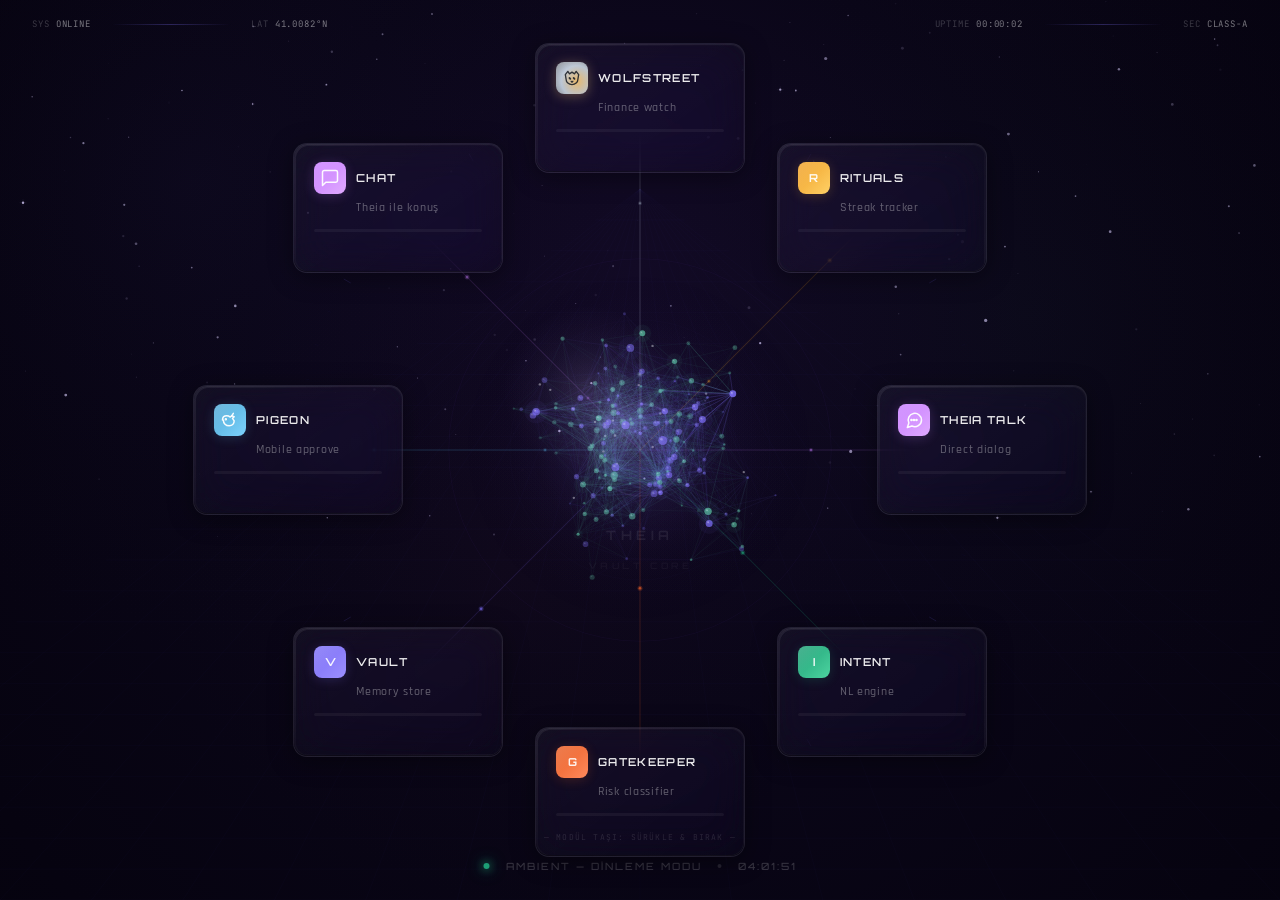
<file: theia_hud.html>
<!DOCTYPE html>
<html lang="tr">
<head>
<meta charset="UTF-8">
<meta name="viewport" content="width=device-width, initial-scale=1.0">
<title>Theia Vault — Core</title>
<style>
@import url('https://fonts.googleapis.com/css2?family=Orbitron:wght@400;500;600;700;800;900&family=Rajdhani:wght@300;400;500;600;700&family=JetBrains+Mono:wght@300;400;500;600&display=swap');

* { margin:0; padding:0; box-sizing:border-box; }
html, body { width:100%; height:100%; background:#05030a; overflow:hidden; }

canvas { position:absolute; top:0; left:0; }
#bg { z-index:0; }
#c  { z-index:1; }

#overlay { position:absolute; top:0; left:0; width:100%; height:100%; pointer-events:none; z-index:10; }

/* ========== MODULE CARDS ========== */
.mod {
  position:absolute;
  pointer-events:all;
  cursor:pointer;
  width:210px;
  padding:18px 20px;
  border-radius:14px;
  border:1px solid rgba(255,255,255,0.08);
  background:linear-gradient(145deg, rgba(255,255,255,0.04) 0%, rgba(255,255,255,0.01) 100%);
  backdrop-filter:blur(20px) saturate(1.4);
  -webkit-backdrop-filter:blur(20px) saturate(1.4);
  transition:all 0.45s cubic-bezier(0.23, 1, 0.32, 1);
  transform: translate(-50%,-50%) translateZ(0px) rotateX(0deg) rotateY(0deg);
  transform-style:preserve-3d;
  box-shadow:
    0 4px 24px rgba(0,0,0,0.4),
    inset 0 1px 0 rgba(255,255,255,0.06),
    inset 0 -1px 0 rgba(0,0,0,0.3);
  overflow:hidden;
}
.mod::before {
  content:'';
  position:absolute;
  top:0; left:0; right:0; bottom:0;
  border-radius:14px;
  padding:1.5px;
  background:linear-gradient(135deg, rgba(255,255,255,0.12) 0%, rgba(255,255,255,0.02) 50%, rgba(255,255,255,0.08) 100%);
  -webkit-mask:linear-gradient(#fff 0 0) content-box, linear-gradient(#fff 0 0);
  -webkit-mask-composite:xor;
  mask-composite:exclude;
  pointer-events:none;
  opacity:0.6;
  transition:opacity 0.4s;
}
.mod::after {
  content:'';
  position:absolute;
  top:-50%; left:-50%; width:200%; height:200%;
  background:radial-gradient(circle at var(--mx,50%) var(--my,50%), rgba(255,255,255,0.08) 0%, transparent 60%);
  pointer-events:none;
  opacity:0;
  transition:opacity 0.4s;
}
.mod:hover::after { opacity:1; }
.mod:hover::before { opacity:1; }
.mod:hover {
  border-color:rgba(255,255,255,0.18);
  background:linear-gradient(145deg, rgba(255,255,255,0.07) 0%, rgba(255,255,255,0.02) 100%);
  transform: translate(-50%,-50%) translateZ(40px) rotateX(var(--rx,0deg)) rotateY(var(--ry,0deg)) scale(1.06);
  box-shadow:
    0 8px 40px rgba(0,0,0,0.5),
    0 0 60px var(--glow, rgba(124,110,245,0.15)),
    inset 0 1px 0 rgba(255,255,255,0.1),
    inset 0 -1px 0 rgba(0,0,0,0.3);
}
.mod.active {
  background:linear-gradient(145deg, rgba(255,255,255,0.1) 0%, rgba(255,255,255,0.03) 100%);
  border-color:var(--col, rgba(124,110,245,0.5));
  transform: translate(-50%,-50%) translateZ(25px) rotateX(var(--rx,0deg)) rotateY(var(--ry,0deg));
  box-shadow:
    0 0 80px var(--glow, rgba(124,110,245,0.25)),
    0 0 120px var(--glow2, rgba(124,110,245,0.08)),
    inset 0 1px 0 rgba(255,255,255,0.15),
    inset 0 -1px 0 rgba(0,0,0,0.2);
  animation:modPulse 2.5s ease-in-out infinite;
}
@keyframes modPulse {
  0%, 100% { box-shadow:0 0 80px var(--glow, rgba(124,110,245,0.25)), 0 0 120px var(--glow2, rgba(124,110,245,0.08)), inset 0 1px 0 rgba(255,255,255,0.15); }
  50% { box-shadow:0 0 100px var(--glow, rgba(124,110,245,0.35)), 0 0 160px var(--glow2, rgba(124,110,245,0.12)), inset 0 1px 0 rgba(255,255,255,0.2); }
}

.mod-header { display:flex; align-items:center; gap:10px; position:relative; z-index:2; transform:translateZ(15px); }
.mod-icon {
  width:32px; height:32px;
  border-radius:8px;
  display:flex; align-items:center; justify-content:center;
  font-family:'Orbitron', sans-serif;
  font-size:11px; font-weight:700;
  color:rgba(255,255,255,0.9);
  background:linear-gradient(135deg, var(--col, #7C6EF5) 0%, var(--col2, #5a4fd4) 100%);
  box-shadow:0 2px 12px var(--glow, rgba(124,110,245,0.4));
  position:relative;
  overflow:hidden;
  transform:translateZ(5px);
}
.mod-icon::after {
  content:'';
  position:absolute; top:0; left:0; right:0; bottom:0;
  background:linear-gradient(135deg, rgba(255,255,255,0.2) 0%, transparent 50%);
}
.mod-icon.svg-icon { padding:6px; }
.mod-icon.svg-icon svg { width:100%; height:100%; color:rgba(255,255,255,0.95); position:relative; z-index:2; }

#m-wolf .mod-icon {
  background: radial-gradient(circle at 65% 60%, var(--col2, #E8B86D) 0%, var(--col, #B8C5D6) 55%, #6b7585 100%);
  box-shadow: 0 2px 12px rgba(232, 184, 109, 0.35), inset 0 0 8px rgba(232, 184, 109, 0.15);
}
#m-wolf .mod-icon svg { color: rgba(20, 25, 35, 0.85); }

.mod-name {
  font-family:'Orbitron', sans-serif;
  font-size:11px; font-weight:600; letter-spacing:.12em;
  color:rgba(255,255,255,0.92); text-transform:uppercase;
}
.mod-sub {
  font-family:'Rajdhani', sans-serif;
  font-size:12px; font-weight:500; color:rgba(255,255,255,0.35);
  margin-top:6px; letter-spacing:.06em; padding-left:42px;
  transform:translateZ(10px);
}
.mod-bar-wrap {
  margin-top:14px;
  height:3px;
  border-radius:2px;
  background:rgba(255,255,255,0.05);
  overflow:hidden;
  position:relative;
  transform:translateZ(10px);
}
.mod-bar {
  height:100%; border-radius:2px; width:0%;
  transition:width 0.6s cubic-bezier(0.23, 1, 0.32, 1);
  background:linear-gradient(90deg, var(--col, #7C6EF5) 0%, var(--col2, #9b8fff) 100%);
  box-shadow:0 0 8px var(--glow, rgba(124,110,245,0.5));
}
.mod-stats {
  display:flex; gap:12px; margin-top:10px; padding-left:42px;
  opacity:0; transform:translateY(4px) translateZ(10px);
  transition:all 0.35s ease;
}
.mod:hover .mod-stats, .mod.active .mod-stats { opacity:1; transform:translateY(0) translateZ(10px); }
.mod-stat {
  font-family:'JetBrains Mono', monospace;
  font-size:9px; color:rgba(255,255,255,0.25);
  letter-spacing:.04em;
}
.mod-stat span { color:var(--col, rgba(255,255,255,0.5)); font-weight:500; }

/* ========== STATUS BAR ========== */
#statusbar {
  position:absolute; bottom:28px; left:50%; transform:translateX(-50%);
  font-family:'Orbitron', sans-serif;
  font-size:10px; font-weight:500; letter-spacing:.2em;
  color:rgba(255,255,255,0.18); text-transform:uppercase;
  pointer-events:none; text-align:center; white-space:nowrap;
  display:flex; align-items:center; gap:16px;
}
#statusbar .sep { width:4px; height:4px; border-radius:50%; background:rgba(255,255,255,0.12); }
#statusbar .pulse-dot {
  width:6px; height:6px; border-radius:50%; background:#1D9E75;
  box-shadow:0 0 8px #1D9E75, 0 0 16px #1D9E75;
  animation:statusPulse 2s ease-in-out infinite;
}
@keyframes statusPulse {
  0%, 100% { opacity:0.6; transform:scale(1); }
  50% { opacity:1; transform:scale(1.3); }
}

/* ========== CORE LABEL ========== */
#corelabel {
  position:absolute; top:50%; left:50%; transform:translate(-50%,-50%);
  font-family:'Orbitron', sans-serif;
  font-size:13px; font-weight:700; letter-spacing:.35em;
  color:rgba(255,255,255,0.08); text-transform:uppercase;
  pointer-events:none; text-align:center; line-height:2.2;
  margin-top:100px;
  text-shadow:0 0 40px rgba(124,110,245,0.1);
  transition:transform 0.65s cubic-bezier(0.23, 1, 0.32, 1), opacity 0.5s;
}
#corelabel span { font-size:9px; letter-spacing:.4em; color:rgba(255,255,255,0.04); }
body.ws-open #corelabel { transform: translate(-50%, -50%) translateX(-12%) scale(0.85); opacity: 0.4; }

/* ========== TOP HUD BAR ========== */
#hud-top {
  position:absolute; top:0; left:0; right:0;
  height:48px; display:flex; align-items:center; justify-content:space-between;
  padding:0 32px; pointer-events:none; z-index:20;
}
.hud-left, .hud-right { display:flex; align-items:center; gap:20px; }
.hud-item {
  font-family:'JetBrains Mono', monospace;
  font-size:9px; letter-spacing:.1em;
  color:rgba(255,255,255,0.2); text-transform:uppercase;
}
.hud-item span { color:rgba(255,255,255,0.45); }
.hud-line { width:120px; height:1px; background:linear-gradient(90deg, transparent, rgba(124,110,245,0.3), transparent); }

/* ========== DRAG & DROP ========== */
.mod.dragging {
  opacity: 0.35;
  transform: translate(-50%,-50%) translateZ(0px) scale(0.92) !important;
  transition: opacity 0.15s, transform 0.15s !important;
  pointer-events: none;
  border-color: rgba(255,255,255,0.25) !important;
}
.mod.drag-ghost {
  position: fixed;
  pointer-events: none;
  z-index: 9999;
  transform: translate(-50%,-50%) translateZ(60px) rotateX(4deg) scale(1.08) !important;
  opacity: 0.92;
  box-shadow:
    0 16px 60px rgba(0,0,0,0.6),
    0 0 80px var(--glow, rgba(124,110,245,0.3)),
    inset 0 1px 0 rgba(255,255,255,0.15) !important;
  border-color: rgba(255,255,255,0.3) !important;
  transition: none !important;
  cursor: grabbing;
}
.mod.drop-target {
  border-color: rgba(255,255,255,0.35) !important;
  background: linear-gradient(145deg, rgba(255,255,255,0.1) 0%, rgba(255,255,255,0.04) 100%) !important;
  box-shadow:
    0 0 60px var(--glow, rgba(124,110,245,0.3)),
    inset 0 1px 0 rgba(255,255,255,0.2) !important;
  transform: translate(-50%,-50%) translateZ(30px) scale(1.05) !important;
  transition: all 0.2s cubic-bezier(0.23, 1, 0.32, 1) !important;
}
.mod { cursor: grab; }
.mod:active { cursor: grabbing; }

@keyframes swapFlash {
  0% { box-shadow: 0 0 0 rgba(255,255,255,0); }
  40% { box-shadow: 0 0 80px rgba(255,255,255,0.3), 0 0 120px var(--glow, rgba(124,110,245,0.4)); }
  100% { box-shadow: 0 4px 24px rgba(0,0,0,0.4); }
}
.mod.swap-flash { animation: swapFlash 0.5s ease-out forwards !important; }

#drag-hint {
  position: absolute;
  bottom: 58px; left: 50%;
  transform: translateX(-50%);
  font-family: 'JetBrains Mono', monospace;
  font-size: 8px; letter-spacing: .15em;
  color: rgba(255,255,255,0.12);
  text-transform: uppercase;
  pointer-events: none; z-index: 20;
  opacity: 1; transition: opacity 0.6s;
}
#drag-hint.hidden { opacity: 0; }

/* ========== WORKSPACE PANEL ========== */
#workspace {
  position: absolute;
  top: 68px; bottom: 68px;
  right: 32px;
  left: 50%;
  border-radius: 16px;
  border: 1px solid rgba(255,255,255,0.1);
  background: linear-gradient(145deg, rgba(20,15,40,0.85) 0%, rgba(10,8,25,0.92) 100%);
  backdrop-filter: blur(28px) saturate(1.6);
  -webkit-backdrop-filter: blur(28px) saturate(1.6);
  box-shadow:
    0 8px 60px rgba(0,0,0,0.5),
    0 0 100px var(--ws-glow, rgba(124,110,245,0.15)),
    inset 0 1px 0 rgba(255,255,255,0.08);
  z-index: 60;
  display: flex;
  flex-direction: column;
  overflow: hidden;
  visibility: hidden;
  opacity: 0;
  transform: translateX(40px) scale(0.94);
  transition:
    opacity 0.55s cubic-bezier(0.23, 1, 0.32, 1),
    transform 0.6s cubic-bezier(0.23, 1, 0.32, 1),
    visibility 0s linear 0.55s;
  pointer-events: none;
}
#workspace.open {
  visibility: visible;
  opacity: 1;
  transform: translateX(0) scale(1);
  pointer-events: auto;
  transition:
    opacity 0.55s cubic-bezier(0.23, 1, 0.32, 1),
    transform 0.6s cubic-bezier(0.23, 1, 0.32, 1),
    visibility 0s linear 0s;
}
#workspace::before {
  content: '';
  position: absolute; top: 0; left: 0; right: 0; bottom: 0;
  border-radius: 16px; padding: 1.5px;
  background: linear-gradient(135deg, var(--ws-col, rgba(124,110,245,0.4)) 0%, rgba(255,255,255,0.04) 50%, var(--ws-col, rgba(124,110,245,0.2)) 100%);
  -webkit-mask: linear-gradient(#fff 0 0) content-box, linear-gradient(#fff 0 0);
  -webkit-mask-composite: xor; mask-composite: exclude;
  pointer-events: none; opacity: 0.7;
}

#ws-header {
  padding: 16px 20px;
  border-bottom: 1px solid rgba(255,255,255,0.06);
  display: flex; align-items: center; gap: 14px;
  flex-shrink: 0;
  opacity: 0; transform: translateY(-8px);
  transition: opacity 0.5s ease 0.15s, transform 0.5s ease 0.15s;
}
#workspace.open #ws-header { opacity: 1; transform: translateY(0); }

#ws-body {
  flex: 1; overflow: hidden; display: flex;
  opacity: 0; transform: translateY(12px);
  transition: opacity 0.5s ease 0.28s, transform 0.5s ease 0.28s;
}
#workspace.open #ws-body { opacity: 1; transform: translateY(0); }

#ws-icon {
  width: 36px; height: 36px;
  border-radius: 9px;
  display: flex; align-items: center; justify-content: center;
  background: linear-gradient(135deg, var(--ws-col, #7C6EF5) 0%, var(--ws-col2, #5a4fd4) 100%);
  box-shadow: 0 2px 16px var(--ws-glow, rgba(124,110,245,0.5));
  font-family: 'Orbitron', sans-serif;
  font-size: 13px; font-weight: 700;
  color: rgba(255,255,255,0.95);
  position: relative; overflow: hidden;
}
#ws-icon svg { width: 22px; height: 22px; color: rgba(255,255,255,0.95); }
#ws-icon::after { content: ''; position: absolute; top: 0; left: 0; right: 0; bottom: 0; background: linear-gradient(135deg, rgba(255,255,255,0.25) 0%, transparent 50%); }
#ws-title-wrap { flex: 1; }
#ws-title { font-family: 'Orbitron', sans-serif; font-size: 14px; font-weight: 700; letter-spacing: .14em; color: rgba(255,255,255,0.95); text-transform: uppercase; }
#ws-sub { font-family: 'Rajdhani', sans-serif; font-size: 12px; color: rgba(255,255,255,0.4); letter-spacing: .04em; margin-top: 2px; }
#ws-close {
  width: 36px; height: 36px;
  border-radius: 9px;
  background: rgba(255,255,255,0.04);
  border: 1px solid rgba(255,255,255,0.08);
  cursor: pointer;
  display: flex; align-items: center; justify-content: center;
  transition: all 0.2s; flex-shrink: 0;
}
#ws-close:hover { background: rgba(232,93,36,0.15); border-color: rgba(232,93,36,0.4); transform: rotate(90deg); }
#ws-close svg { width: 14px; height: 14px; stroke: rgba(255,255,255,0.6); stroke-width: 2; fill: none; stroke-linecap: round; }
#ws-close:hover svg { stroke: rgba(255,180,140,0.95); }

#c { transition: transform 0.65s cubic-bezier(0.23, 1, 0.32, 1); }
body.ws-open #c { transform-origin: 50% 50%; transform: translateX(-12%) scale(0.85); }
body.ws-open .mod:not(.active) { opacity: 0.3; transition: opacity 0.5s; }
body.ws-open .mod.active { z-index: 70; }

/* ========== TALK / CHAT WORKSPACE ========== */
.talk-history {
  width: 220px; border-right: 1px solid rgba(255,255,255,0.05);
  display: flex; flex-direction: column; flex-shrink: 0;
}
.talk-history-header {
  padding: 14px 16px 10px;
  font-family: 'Orbitron', sans-serif; font-size: 9px; font-weight: 600; letter-spacing: .18em;
  color: rgba(255,255,255,0.3); text-transform: uppercase;
  display: flex; justify-content: space-between; align-items: center;
}
.talk-new-btn {
  background: rgba(199,125,255,0.1);
  border: 1px solid rgba(199,125,255,0.2);
  color: rgba(199,125,255,0.9);
  font-family: 'JetBrains Mono', monospace;
  font-size: 9px; padding: 4px 8px; border-radius: 5px; cursor: pointer;
  letter-spacing: .05em; transition: all 0.2s;
}
.talk-new-btn:hover { background: rgba(199,125,255,0.2); border-color: rgba(199,125,255,0.4); }
.talk-history-list {
  flex: 1; overflow-y: auto; padding: 4px 8px 12px;
  scrollbar-width: thin; scrollbar-color: rgba(255,255,255,0.08) transparent;
}
.talk-history-list::-webkit-scrollbar { width: 3px; }
.talk-history-list::-webkit-scrollbar-thumb { background: rgba(255,255,255,0.08); border-radius: 2px; }
.history-item {
  padding: 9px 11px; border-radius: 7px; margin-bottom: 4px;
  cursor: pointer; border: 1px solid transparent; transition: all 0.2s;
}
.history-item:hover { background: rgba(255,255,255,0.04); border-color: rgba(255,255,255,0.06); }
.history-item.active { background: rgba(199,125,255,0.08); border-color: rgba(199,125,255,0.2); }
.history-title {
  font-family: 'Rajdhani', sans-serif; font-size: 12.5px; font-weight: 500;
  color: rgba(255,255,255,0.8); white-space: nowrap; overflow: hidden; text-overflow: ellipsis; margin-bottom: 2px;
}
.history-meta { font-family: 'JetBrains Mono', monospace; font-size: 9px; color: rgba(255,255,255,0.25); letter-spacing: .04em; }
.history-empty { padding: 20px 14px; text-align: center; font-family: 'Rajdhani', sans-serif; font-size: 11.5px; color: rgba(255,255,255,0.25); font-style: italic; }

.talk-main { flex: 1; display: flex; flex-direction: column; min-width: 0; }
.talk-messages {
  flex: 1; overflow-y: auto; padding: 18px 22px;
  display: flex; flex-direction: column; gap: 14px;
  scrollbar-width: thin; scrollbar-color: rgba(255,255,255,0.08) transparent;
}
.talk-messages::-webkit-scrollbar { width: 3px; }
.talk-messages::-webkit-scrollbar-thumb { background: rgba(255,255,255,0.08); border-radius: 2px; }
.talk-msg { display: flex; flex-direction: column; gap: 4px; max-width: 78%; animation: msgIn 0.3s ease-out; }
.talk-msg.user { align-self: flex-end; }
.talk-msg.theia { align-self: flex-start; }
@keyframes msgIn { from{opacity:0;transform:translateY(6px)} to{opacity:1;transform:translateY(0)} }
.talk-msg-label { font-family: 'JetBrains Mono', monospace; font-size: 9px; letter-spacing: .12em; text-transform: uppercase; color: rgba(255,255,255,0.25); }
.talk-msg.user .talk-msg-label { text-align: right; }
.talk-msg-bubble {
  padding: 11px 15px; border-radius: 12px;
  font-family: 'Rajdhani', sans-serif; font-size: 14px; line-height: 1.55;
  color: rgba(255,255,255,0.85); word-break: break-word;
}
.talk-msg.user .talk-msg-bubble {
  background: rgba(199,125,255,0.1); border: 1px solid rgba(199,125,255,0.2); border-bottom-right-radius: 4px;
}
.talk-msg.theia .talk-msg-bubble {
  background: rgba(255,255,255,0.04); border: 1px solid rgba(255,255,255,0.07); border-bottom-left-radius: 4px;
}
.typing-dots span {
  display:inline-block; width:4px; height:4px; border-radius:50%;
  background:rgba(255,255,255,0.3); margin:0 2px;
  animation:typingBounce 1.2s ease-in-out infinite;
}
.typing-dots span:nth-child(2){animation-delay:.2s}
.typing-dots span:nth-child(3){animation-delay:.4s}
@keyframes typingBounce {
  0%,60%,100%{transform:translateY(0);opacity:.3}
  30%{transform:translateY(-4px);opacity:.8}
}

.talk-input-area {
  padding: 14px 18px 16px; border-top: 1px solid rgba(255,255,255,0.06);
  display: flex; gap: 10px; align-items: flex-end; flex-shrink: 0;
}
.talk-input {
  flex: 1; background: rgba(255,255,255,0.03);
  border: 1px solid rgba(255,255,255,0.08); border-radius: 10px;
  padding: 11px 14px; font-family: 'Rajdhani', sans-serif;
  font-size: 14px; color: rgba(255,255,255,0.85);
  resize: none; outline: none; max-height: 120px; min-height: 42px;
  line-height: 1.45; transition: border-color 0.2s; scrollbar-width: none;
}
.talk-input::placeholder { color: rgba(255,255,255,0.22); }
.talk-input:focus { border-color: rgba(199,125,255,0.35); }
.talk-send {
  width: 42px; height: 42px; border-radius: 10px;
  background: linear-gradient(135deg, rgba(199,125,255,0.2) 0%, rgba(199,125,255,0.08) 100%);
  border: 1px solid rgba(199,125,255,0.3); cursor: pointer; flex-shrink: 0;
  display: flex; align-items: center; justify-content: center; transition: all 0.2s;
}
.talk-send:hover { background: linear-gradient(135deg, rgba(199,125,255,0.3) 0%, rgba(199,125,255,0.15) 100%); border-color: rgba(199,125,255,0.5); transform: translateY(-1px); }
.talk-send svg { width: 16px; height: 16px; fill: none; stroke: rgba(255,255,255,0.85); stroke-width: 2; stroke-linecap: round; stroke-linejoin: round; }

/* ========== WOLFSTREET WORKSPACE ========== */
.wolf-content { flex: 1; display: flex; flex-direction: column; overflow: hidden; }
.wolf-summary-bar { display: flex; gap: 12px; padding: 16px 20px; border-bottom: 1px solid rgba(255,255,255,0.05); flex-shrink: 0; }
.wolf-summary-card {
  flex: 1; padding: 12px 14px; background: rgba(255,255,255,0.02);
  border: 1px solid rgba(255,255,255,0.06); border-radius: 9px; min-width: 0;
}
.wolf-summary-card.urgent { background: linear-gradient(135deg, rgba(232, 184, 109, 0.08) 0%, rgba(232, 184, 109, 0.02) 100%); border-color: rgba(232, 184, 109, 0.25); }
.wolf-summary-label { font-family: 'JetBrains Mono', monospace; font-size: 8.5px; letter-spacing: .15em; text-transform: uppercase; color: rgba(255,255,255,0.35); margin-bottom: 5px; }
.wolf-summary-value { font-family: 'Orbitron', sans-serif; font-size: 17px; font-weight: 700; color: rgba(255,255,255,0.92); }
.wolf-summary-card.urgent .wolf-summary-value { color: #E8B86D; }
.wolf-summary-sub { font-family: 'Rajdhani', sans-serif; font-size: 11px; color: rgba(255,255,255,0.4); margin-top: 3px; }

.wolf-tabs { display: flex; gap: 2px; padding: 0 20px; border-bottom: 1px solid rgba(255,255,255,0.05); flex-shrink: 0; }
.wolf-tab {
  padding: 10px 16px; background: transparent; border: none; border-bottom: 2px solid transparent;
  color: rgba(255,255,255,0.4); font-family: 'Orbitron', sans-serif; font-size: 9.5px; font-weight: 600;
  letter-spacing: .15em; text-transform: uppercase; cursor: pointer; transition: all 0.2s;
}
.wolf-tab:hover { color: rgba(255,255,255,0.7); }
.wolf-tab.active { color: #E8B86D; border-bottom-color: #E8B86D; }

.wolf-list {
  flex: 1; overflow-y: auto; padding: 14px 20px 20px;
  scrollbar-width: thin; scrollbar-color: rgba(255,255,255,0.08) transparent;
}
.wolf-list::-webkit-scrollbar { width: 3px; }
.wolf-list::-webkit-scrollbar-thumb { background: rgba(255,255,255,0.08); border-radius: 2px; }

.invoice-row {
  display: flex; align-items: center; gap: 14px; padding: 12px 14px; margin-bottom: 6px;
  background: rgba(255,255,255,0.02); border: 1px solid rgba(255,255,255,0.05); border-radius: 9px; transition: all 0.2s;
}
.invoice-row:hover { background: rgba(255,255,255,0.04); border-color: rgba(255,255,255,0.1); }
.invoice-row.urgent { border-color: rgba(232, 184, 109, 0.3); background: linear-gradient(90deg, rgba(232, 184, 109, 0.06) 0%, rgba(255,255,255,0.02) 100%); }
.invoice-row.overdue { border-color: rgba(232, 93, 36, 0.4); background: linear-gradient(90deg, rgba(232, 93, 36, 0.08) 0%, rgba(255,255,255,0.02) 100%); }
.invoice-icon { width: 32px; height: 32px; border-radius: 7px; background: rgba(255,255,255,0.05); display: flex; align-items: center; justify-content: center; font-family: 'Orbitron', sans-serif; font-size: 10px; font-weight: 700; color: rgba(255,255,255,0.7); flex-shrink: 0; }
.invoice-main { flex: 1; min-width: 0; }
.invoice-name { font-family: 'Rajdhani', sans-serif; font-size: 13.5px; font-weight: 600; color: rgba(255,255,255,0.85); margin-bottom: 2px; }
.invoice-meta { font-family: 'JetBrains Mono', monospace; font-size: 9.5px; color: rgba(255,255,255,0.35); letter-spacing: .03em; }
.invoice-amount { font-family: 'Orbitron', sans-serif; font-size: 14px; font-weight: 600; color: rgba(255,255,255,0.9); text-align: right; flex-shrink: 0; }
.invoice-due { font-family: 'JetBrains Mono', monospace; font-size: 9px; color: rgba(255,255,255,0.4); text-align: right; margin-top: 2px; letter-spacing: .04em; }
.invoice-row.urgent .invoice-due { color: #E8B86D; }
.invoice-row.overdue .invoice-due { color: #ff8a5c; }

.wolf-empty-banner {
  margin: 16px 20px; padding: 14px 18px;
  background: linear-gradient(135deg, rgba(184, 197, 214, 0.05) 0%, rgba(232, 184, 109, 0.04) 100%);
  border: 1px dashed rgba(232, 184, 109, 0.2); border-radius: 10px;
  display: flex; align-items: center; gap: 12px;
}
.wolf-empty-banner-icon { width: 24px; height: 24px; flex-shrink: 0; color: rgba(232, 184, 109, 0.7); }
.wolf-empty-banner-text { font-family: 'Rajdhani', sans-serif; font-size: 12.5px; color: rgba(255,255,255,0.55); line-height: 1.5; }
.wolf-empty-banner-text strong { color: #E8B86D; font-weight: 600; }

/* ========== SKELETON WORKSPACE ========== */
.skeleton-content { flex: 1; display: flex; align-items: center; justify-content: center; flex-direction: column; padding: 40px; }
.skeleton-icon {
  width: 80px; height: 80px; border-radius: 18px;
  background: linear-gradient(135deg, var(--ws-col, #7C6EF5) 0%, var(--ws-col2, #5a4fd4) 100%);
  box-shadow: 0 8px 40px var(--ws-glow, rgba(124,110,245,0.4));
  display: flex; align-items: center; justify-content: center;
  font-family: 'Orbitron', sans-serif; font-size: 32px; font-weight: 700;
  color: rgba(255,255,255,0.95); margin-bottom: 24px; position: relative; overflow: hidden;
  animation: skeletonPulse 3s ease-in-out infinite;
}
.skeleton-icon svg { width: 44px; height: 44px; color: rgba(255,255,255,0.95); }
.skeleton-icon::after { content: ''; position: absolute; top: 0; left: 0; right: 0; bottom: 0; background: linear-gradient(135deg, rgba(255,255,255,0.25) 0%, transparent 60%); }
@keyframes skeletonPulse {
  0%, 100% { transform: scale(1); box-shadow: 0 8px 40px var(--ws-glow, rgba(124,110,245,0.4)); }
  50% { transform: scale(1.04); box-shadow: 0 12px 60px var(--ws-glow, rgba(124,110,245,0.55)); }
}
.skeleton-title { font-family: 'Orbitron', sans-serif; font-size: 22px; font-weight: 700; letter-spacing: .2em; color: rgba(255,255,255,0.9); text-transform: uppercase; margin-bottom: 8px; }
.skeleton-sub { font-family: 'Rajdhani', sans-serif; font-size: 14px; color: rgba(255,255,255,0.4); letter-spacing: .06em; margin-bottom: 28px; }
.skeleton-tag { font-family: 'JetBrains Mono', monospace; font-size: 10px; letter-spacing: .25em; color: rgba(255,255,255,0.35); text-transform: uppercase; padding: 8px 18px; border: 1px solid rgba(255,255,255,0.1); border-radius: 20px; background: rgba(255,255,255,0.03); margin-bottom: 32px; }
.skeleton-stats { display: flex; gap: 24px; margin-top: 8px; }
.skeleton-stat { text-align: center; padding: 14px 22px; background: rgba(255,255,255,0.02); border: 1px solid rgba(255,255,255,0.06); border-radius: 10px; min-width: 100px; }
.skeleton-stat-value { font-family: 'Orbitron', sans-serif; font-size: 18px; font-weight: 700; color: var(--ws-col, rgba(124,110,245,0.9)); margin-bottom: 4px; }
.skeleton-stat-label { font-family: 'JetBrains Mono', monospace; font-size: 9px; letter-spacing: .12em; color: rgba(255,255,255,0.3); text-transform: uppercase; }

/* ========== MOBILE RESPONSIVE ========== */
@media (max-width: 900px) {
  #workspace { left: 16px; right: 16px; top: 60px; bottom: 60px; }
  .talk-history { width: 160px; }
}
@media (max-width: 640px) {
  #hud-top { padding: 0 14px; height: 40px; }
  .hud-line { width: 60px; }
  #workspace { left: 8px; right: 8px; top: 50px; bottom: 50px; }
  .talk-history { width: 130px; }
  .talk-history-list { padding: 4px; }
  .history-item { padding: 7px 9px; }
  .history-title { font-size: 11.5px; }
  .talk-messages { padding: 12px 14px; }
  .talk-msg { max-width: 90%; }
  .talk-input-area { padding: 10px 12px; }
}

/* ========== PORTRAIT MOBILE (dikey) ========== */
@media (max-width: 600px) and (orientation: portrait),
       (max-height: 700px) and (max-width: 500px) {

  html, body { overflow: hidden; height: 100%; width: 100%; }
  canvas { position: fixed !important; }

  #hud-top { padding: 0 12px; height: 36px; z-index: 30; }
  .hud-left, .hud-right { gap: 8px; }
  .hud-item { font-size: 7.5px; }
  .hud-line { display: none; }

  #corelabel {
    display: block; font-size: 11px; letter-spacing: .25em;
    margin-top: 60px; color: rgba(255,255,255,0.12);
    text-shadow: 0 0 30px rgba(124,110,245,0.15);
  }
  #corelabel span { font-size: 8px; letter-spacing: .3em; color: rgba(255,255,255,0.06); }

  #statusbar { bottom: 10px; font-size: 8px; gap: 8px; letter-spacing: .12em; }
  #drag-hint { display: none; }

  #overlay { position: fixed; top:0; left:0; right:0; bottom:0; overflow:visible; pointer-events:none; z-index:10; }

  /* Daha küçük, yarı saydam */
  .mod {
    width: 150px !important;
    padding: 12px 14px !important;
    border-radius: 12px !important;
    background: linear-gradient(145deg, rgba(255,255,255,0.025) 0%, rgba(255,255,255,0.005) 100%) !important;
    backdrop-filter: blur(14px) saturate(1.2) !important;
    -webkit-backdrop-filter: blur(14px) saturate(1.2) !important;
    border: 1px solid rgba(255,255,255,0.06) !important;
    box-shadow: 0 2px 16px rgba(0,0,0,0.35), inset 0 1px 0 rgba(255,255,255,0.04) !important;
    transform: translate(-50%,-50%) !important;
    transform-style: flat !important;
  }
  .mod::before { opacity: 0.3 !important; }
  .mod::after { display: none !important; }

  .mod:hover {
    transform: translate(-50%,-50%) scale(1.03) !important;
    background: linear-gradient(145deg, rgba(255,255,255,0.05) 0%, rgba(255,255,255,0.015) 100%) !important;
    border-color: rgba(255,255,255,0.15) !important;
    box-shadow: 0 4px 24px rgba(0,0,0,0.45), 0 0 30px var(--glow, rgba(124,110,245,0.2)) !important;
  }
  .mod.active {
    transform: translate(-50%,-50%) scale(1.03) !important;
    background: linear-gradient(145deg, rgba(255,255,255,0.07) 0%, rgba(255,255,255,0.02) 100%) !important;
    border-color: var(--col, rgba(124,110,245,0.5)) !important;
    box-shadow: 0 0 50px var(--glow, rgba(124,110,245,0.3)), 0 0 80px var(--glow2, rgba(124,110,245,0.1)) !important;
  }
  .mod.dragging { transform: translate(-50%,-50%) scale(0.95) !important; opacity: 0.5 !important; }
  .mod.drop-target { transform: translate(-50%,-50%) scale(1.05) !important; }

  .mod-header { gap: 8px; }
  .mod-icon { width: 26px; height: 26px; font-size: 9px; border-radius: 7px; }
  .mod-name { font-size: 9px; letter-spacing: .08em; }
  .mod-sub { font-size: 10px; margin-top: 3px; padding-left: 34px; }
  .mod-bar-wrap { margin-top: 8px; }
  .mod-stats { opacity: 1 !important; transform: none !important; padding-left: 34px; margin-top: 4px; }
  .mod-stat { font-size: 7.5px; }

  #workspace {
    position: fixed !important; left: 0 !important; right: 0 !important;
    top: 0 !important; bottom: 0 !important; border-radius: 0 !important;
    border-left: none !important; border-right: none !important; z-index: 200 !important;
  }
  body.ws-open #overlay { pointer-events: none; }
  body.ws-open .mod { display: none; }
  body.ws-open #c { transform: none !important; }
  body.ws-open #corelabel { display: none; }

  #ws-header { padding: 12px 14px; }
  #ws-icon { width: 30px; height: 30px; border-radius: 8px; }
  #ws-title { font-size: 12px; letter-spacing: .1em; }
  #ws-sub { font-size: 11px; }
  #ws-close { width: 32px; height: 32px; border-radius: 8px; }

  .talk-history { display: none !important; }
  .talk-main { width: 100%; }
  .talk-messages { padding: 10px 12px; gap: 10px; }
  .talk-msg { max-width: 92%; }
  .talk-msg-bubble { padding: 9px 12px; font-size: 13px; }
  .talk-input-area { padding: 8px 10px 10px; gap: 8px; }
  .talk-input { font-size: 13px; padding: 9px 11px; min-height: 38px; }
  .talk-send { width: 38px; height: 38px; border-radius: 9px; }

  .wolf-summary-bar { flex-direction: column; gap: 8px; padding: 12px 14px; }
  .wolf-summary-card { padding: 10px 12px; }
  .wolf-summary-value { font-size: 15px; }
  .wolf-tab { padding: 8px 10px; font-size: 8.5px; }
  .wolf-list { padding: 10px 14px 16px; }
  .invoice-row { padding: 10px 10px; gap: 10px; }
  .invoice-name { font-size: 12.5px; }
  .invoice-amount { font-size: 13px; }

  .skeleton-content { padding: 24px 16px; }
  .skeleton-icon { width: 60px; height: 60px; border-radius: 14px; margin-bottom: 16px; }
  .skeleton-icon svg { width: 32px; height: 32px; }
  .skeleton-title { font-size: 17px; letter-spacing: .14em; }
  .skeleton-sub { font-size: 12px; margin-bottom: 20px; }
  .skeleton-tag { font-size: 9px; padding: 6px 14px; margin-bottom: 24px; }
  .skeleton-stats { gap: 10px; flex-wrap: wrap; justify-content: center; }
  .skeleton-stat { padding: 10px 14px; min-width: 80px; }
  .skeleton-stat-value { font-size: 15px; }
}
</style>
</head>
<body>

<canvas id="bg"></canvas>
<canvas id="c"></canvas>

<div id="hud-top">
  <div class="hud-left">
    <div class="hud-item">SYS <span>ONLINE</span></div>
    <div class="hud-line"></div>
    <div class="hud-item">LAT <span>41.0082°N</span></div>
  </div>
  <div class="hud-right">
    <div class="hud-item">UPTIME <span id="uptime">00:00:00</span></div>
    <div class="hud-line"></div>
    <div class="hud-item">SEC <span>CLASS-A</span></div>
  </div>
</div>

<div id="overlay"></div>

<div id="drag-hint">— MODÜL TAŞI: SÜRÜKLE & BIRAK —</div>

<!-- WORKSPACE PANEL -->
<div id="workspace">
  <div id="ws-header">
    <div id="ws-icon"></div>
    <div id="ws-title-wrap">
      <div id="ws-title">MODULE</div>
      <div id="ws-sub">subtitle</div>
    </div>
    <button id="ws-close" title="Kapat (Esc)">
      <svg viewBox="0 0 24 24"><line x1="18" y1="6" x2="6" y2="18"/><line x1="6" y1="6" x2="18" y2="18"/></svg>
    </button>
  </div>
  <div id="ws-body"></div>
</div>

<div id="statusbar">
  <div class="pulse-dot"></div>
  AMBIENT — DİNLEME MODU
  <div class="sep"></div>
  <span id="clock">00:00:00</span>
</div>

<div id="corelabel">
  THEIA<br>
  <span>VAULT CORE</span>
</div>

<script>
// ========== CANVAS SETUP ==========
const bg     = document.getElementById('bg');
const bc     = bg.getContext('2d');
const canvas = document.getElementById('c');
const ctx    = canvas.getContext('2d');

let W, H, cx, cy, R, t = 0, activeModule = null;
let particles = [];
let ambientT = 0;
let mouseX = 0, mouseY = 0;

// SVG ikonlar
const ICONS = {
  pigeon: '<svg viewBox="0 0 24 24" fill="none" stroke="currentColor" stroke-width="1.8" stroke-linecap="round" stroke-linejoin="round"><path d="M3 12c0-3 2-5 5-5 1.5 0 3 .5 4 1.5L14 7l3 1-2 2 2 3c0 3-2 6-6 6-4 0-7-3-7-7z"/><circle cx="7" cy="11" r=".6" fill="currentColor"/><path d="M14 7l2-3"/></svg>',
  talk:   '<svg viewBox="0 0 24 24" fill="none" stroke="currentColor" stroke-width="1.8" stroke-linecap="round" stroke-linejoin="round"><path d="M21 12a8 8 0 0 1-11.5 7.2L4 21l1.8-5.5A8 8 0 1 1 21 12z"/><circle cx="9" cy="12" r=".7" fill="currentColor"/><circle cx="12" cy="12" r=".7" fill="currentColor"/><circle cx="15" cy="12" r=".7" fill="currentColor"/></svg>',
  wolf:   '<svg viewBox="0 0 24 24" fill="none" stroke="currentColor" stroke-width="1.6" stroke-linecap="round" stroke-linejoin="round"><path d="M4 8 L7 4 L9 7 L12 5 L15 7 L17 4 L20 8 L19 14 C19 17 16 20 12 20 C8 20 5 17 5 14 Z"/><path d="M9 12 L10 13" stroke-width="2.2"/><path d="M14 12 L15 13" stroke-width="2.2"/><path d="M11 16 L12 17 L13 16"/></svg>',
  chat:   '<svg viewBox="0 0 24 24" fill="none" stroke="currentColor" stroke-width="1.8" stroke-linecap="round" stroke-linejoin="round"><path d="M21 15a2 2 0 0 1-2 2H7l-4 4V5a2 2 0 0 1 2-2h14a2 2 0 0 1 2 2z"/></svg>',
};

const MODS = [
  { id:'wolf',   name:'WOLFSTREET', sub:'Finance watch',   col:'#B8C5D6', col2:'#E8B86D', angle:  0, icon:ICONS.wolf,   stats:'₺2.847 / 14 gün', svgIcon:true },
  { id:'ritual', name:'RITUALS',    sub:'Streak tracker',  col:'#EF9F27', col2:'#ffd166', angle: 45, icon:'R',          stats:'Day 47 / 365' },
  { id:'talk',   name:'THEIA TALK', sub:'Direct dialog',   col:'#C77DFF', col2:'#e0aaff', angle: 90, icon:ICONS.talk,   stats:'Claude Sonnet 4.6', svgIcon:true },
  { id:'intent', name:'INTENT',     sub:'NL engine',       col:'#1D9E75', col2:'#4dd4a0', angle:135, icon:'I',          stats:'Latency: 42ms' },
  { id:'guard',  name:'GATEKEEPER', sub:'Risk classifier', col:'#E85D24', col2:'#ff8a5c', angle:180, icon:'G',          stats:'Threat: LOW' },
  { id:'vault',  name:'VAULT',      sub:'Memory store',    col:'#7C6EF5', col2:'#9b8fff', angle:225, icon:'V',          stats:'8.2TB / 12TB' },
  { id:'pigeon', name:'PIGEON',     sub:'Mobile approve',  col:'#4FA8D5', col2:'#7dd3fc', angle:270, icon:ICONS.pigeon, stats:'Bot: Online', svgIcon:true },
  { id:'chat',   name:'CHAT',       sub:'Theia ile konuş', col:'#C77DFF', col2:'#e0aaff', angle:315, icon:ICONS.chat,   stats:'localhost:8585', svgIcon:true },
];

let nodes = [], synapses = [], stars = [];

function hex2rgb(h) {
  return [parseInt(h.slice(1,3),16), parseInt(h.slice(3,5),16), parseInt(h.slice(5,7),16)];
}

function resize() {
  W = canvas.width = bg.width = window.innerWidth;
  H = canvas.height = bg.height = window.innerHeight;
  cx = W / 2; cy = H / 2;
  R = Math.min(W, H) * 0.17;
  drawBg();
  layoutMods();
  buildNodes();
  buildSynapses();
  buildStars();
}

// ========== BACKGROUND ==========
function drawBg() {
  bc.clearRect(0, 0, W, H);
  const g = bc.createRadialGradient(cx, cy * 0.6, 0, cx, cy, Math.max(W, H));
  g.addColorStop(0, '#120a25');
  g.addColorStop(0.3, '#0a0618');
  g.addColorStop(0.6, '#060310');
  g.addColorStop(1, '#020105');
  bc.fillStyle = g;
  bc.fillRect(0, 0, W, H);

  const nebulas = [
    { x: cx * 0.3, y: cy * 0.4, r: Math.max(W,H)*0.4, col: 'rgba(124,110,245,0.03)' },
    { x: cx * 1.6, y: cy * 0.7, r: Math.max(W,H)*0.35, col: 'rgba(93,202,165,0.02)' },
    { x: cx * 0.8, y: cy * 1.3, r: Math.max(W,H)*0.3, col: 'rgba(232,93,36,0.015)' },
  ];
  nebulas.forEach(n => {
    const ng = bc.createRadialGradient(n.x, n.y, 0, n.x, n.y, n.r);
    ng.addColorStop(0, n.col); ng.addColorStop(1, 'transparent');
    bc.fillStyle = ng; bc.fillRect(0, 0, W, H);
  });

  const vx = cx, vy = cy * 0.42;
  bc.strokeStyle = 'rgba(124,110,245,0.04)';
  bc.lineWidth = 0.5;
  for (let i = 0; i < 24; i++) {
    const y = vy + (H - vy) * (i / 23);
    const spread = (y - vy) / (H - vy);
    bc.beginPath(); bc.moveTo(cx - W * 0.8 * spread, y); bc.lineTo(cx + W * 0.8 * spread, y); bc.stroke();
  }
  for (let i = -10; i <= 10; i++) {
    bc.beginPath(); bc.moveTo(vx, vy); bc.lineTo(cx + i * (W / 14), H); bc.stroke();
  }
}

// ========== STARS ==========
function buildStars() {
  stars = [];
  for (let i = 0; i < 200; i++) {
    stars.push({
      x: Math.random() * W, y: Math.random() * H * 0.6,
      size: Math.random() * 1.5 + 0.3,
      twinkle: Math.random() * Math.PI * 2,
      speed: Math.random() * 0.02 + 0.005,
      depth: Math.random(),
    });
  }
}

function drawStars() {
  stars.forEach(s => {
    s.twinkle += s.speed;
    const alpha = (Math.sin(s.twinkle) + 1) * 0.5 * (0.3 + s.depth * 0.5);
    const size  = s.size * (0.5 + s.depth * 0.5);
    const sx = s.x + (mouseX - cx) * s.depth * 0.008;
    const sy = s.y + (mouseY - cy) * s.depth * 0.008;
    ctx.beginPath(); ctx.arc(sx, sy, size, 0, Math.PI*2);
    ctx.fillStyle = `rgba(220,210,255,${alpha})`; ctx.fill();
    if (s.depth > 0.8 && Math.sin(s.twinkle) > 0.7) {
      ctx.strokeStyle = `rgba(220,210,255,${alpha * 0.3})`;
      ctx.lineWidth = 0.3;
      ctx.beginPath(); ctx.moveTo(sx - size*3, sy); ctx.lineTo(sx + size*3, sy); ctx.stroke();
      ctx.beginPath(); ctx.moveTo(sx, sy - size*3); ctx.lineTo(sx, sy + size*3); ctx.stroke();
    }
  });
}

// ========== MODULES ==========
function isMobilePortrait() {
  return window.innerWidth <= 600 && window.innerHeight > window.innerWidth;
}

function layoutMods() {
  const orb = Math.min(W, H) * 0.38;
  const mobile = isMobilePortrait();

  if (mobile) {
    const marginX = 16;
    const hudBottom = 46;             // HUD altı + üst boşluk
    const statusTop = 30;             // statusbar üst boşluğu
    const modW = 150;                 // CSS'teki mobil mod genişliği
    const modH = 110;                 // tahmini mod yüksekliği
    const gap = 10;
    const halfW = modW / 2;
    const halfH = modH / 2;

    const leftX = marginX + halfW;
    const rightX = W - marginX - halfW;

    const topY1 = hudBottom + halfH;
    const topY2 = topY1 + modH + gap;

    const bottomY2 = H - statusTop - halfH;
    const bottomY1 = bottomY2 - modH - gap;

    const positions = [
      { bx: leftX,  by: topY1 },     // sol üst 1
      { bx: leftX,  by: topY2 },     // sol üst 2
      { bx: rightX, by: topY1 },     // sağ üst 1
      { bx: rightX, by: topY2 },     // sağ üst 2
      { bx: leftX,  by: bottomY1 },  // sol alt 1
      { bx: leftX,  by: bottomY2 },  // sol alt 2
      { bx: rightX, by: bottomY1 },  // sağ alt 1
      { bx: rightX, by: bottomY2 },  // sağ alt 2
    ];

    MODS.forEach((m, i) => {
      if (i < positions.length) {
        m.bx = positions[i].bx;
        m.by = positions[i].by;
      }
    });
  } else {
    MODS.forEach(m => {
      const rad = (m.angle - 90) * Math.PI / 180;
      m.bx = cx + orb * Math.cos(rad);
      m.by = cy + orb * Math.sin(rad);
    });
  }

  MODS.forEach(m => {
    let el = document.getElementById('m-' + m.id);
    if (!el) {
      el = document.createElement('div');
      el.className = 'mod';
      el.id = 'm-' + m.id;
      el.innerHTML = `
        <div class="mod-header">
          <div class="mod-icon ${m.svgIcon ? 'svg-icon' : ''}">${m.icon}</div>
          <div class="mod-name">${m.name}</div>
        </div>
        <div class="mod-sub">${m.sub}</div>
        <div class="mod-bar-wrap"><div class="mod-bar" id="bar-${m.id}"></div></div>
        <div class="mod-stats"><div class="mod-stat"><span>${m.stats}</span></div></div>
      `;
      el.style.setProperty('--col',  m.col);
      el.style.setProperty('--col2', m.col2);
      el.style.setProperty('--glow',  m.col + '33');
      el.style.setProperty('--glow2', m.col + '15');
      el.addEventListener('click', (e) => {
        if (dragState && dragState.dragging) return;
        activateMod(m);
        openWorkspace(m);
      });
      el.addEventListener('mousemove', (e) => {
        const rect = el.getBoundingClientRect();
        const x = (e.clientX - rect.left) / rect.width * 100;
        const y = (e.clientY - rect.top) / rect.height * 100;
        el.style.setProperty('--mx', x + '%');
        el.style.setProperty('--my', y + '%');
        el.style.setProperty('--rx', ((y - 50) * -0.3) + 'deg');
        el.style.setProperty('--ry', ((x - 50) * 0.3) + 'deg');
      });
      el.addEventListener('mouseleave', () => {
        el.style.setProperty('--rx', '0deg');
        el.style.setProperty('--ry', '0deg');
      });
      document.getElementById('overlay').appendChild(el);
    }
    el.style.left = m.bx + 'px';
    el.style.top  = m.by + 'px';
  });
}

// ========== DRAG & DROP ==========
let dragState = null;

function initDragDrop() {
  document.addEventListener('mousedown', onDragStart);
  document.addEventListener('mousemove', onDragMove);
  document.addEventListener('mouseup',   onDragEnd);
  document.addEventListener('touchstart', (e) => {
    const t = e.touches[0];
    onDragStart({ clientX: t.clientX, clientY: t.clientY, target: e.target });
  }, { passive: true });
  document.addEventListener('touchmove', (e) => {
    if (!dragState) return;
    e.preventDefault();
    const t = e.touches[0];
    onDragMove({ clientX: t.clientX, clientY: t.clientY });
  }, { passive: false });
  document.addEventListener('touchend', (e) => {
    if (!dragState) return;
    const t = e.changedTouches[0];
    onDragEnd({ clientX: t.clientX, clientY: t.clientY });
  });
}

function onDragStart(e) {
  const el = e.target.closest('.mod');
  if (!el) return;
  const mod = MODS.find(m => el.id === 'm-' + m.id);
  if (!mod) return;
  dragState = { mod, el, startX: e.clientX, startY: e.clientY, dragging: false, ghost: null };
}

function onDragMove(e) {
  if (!dragState) return;
  const dx = e.clientX - dragState.startX;
  const dy = e.clientY - dragState.startY;
  if (!dragState.dragging && Math.sqrt(dx*dx + dy*dy) < 6) return;
  if (!dragState.dragging) {
    dragState.dragging = true;
    document.getElementById('drag-hint')?.classList.add('hidden');
    dragState.el.classList.add('dragging');
    const ghost = dragState.el.cloneNode(true);
    ghost.id = 'drag-ghost-el';
    ghost.classList.remove('dragging', 'active');
    ghost.classList.add('drag-ghost');
    ghost.style.width = dragState.el.offsetWidth + 'px';
    const m = dragState.mod;
    ghost.style.setProperty('--col',  m.col);
    ghost.style.setProperty('--col2', m.col2);
    ghost.style.setProperty('--glow', m.col + '55');
    document.body.appendChild(ghost);
    dragState.ghost = ghost;
  }
  dragState.ghost.style.left = e.clientX + 'px';
  dragState.ghost.style.top  = e.clientY + 'px';
  document.querySelectorAll('.mod').forEach(el => el.classList.remove('drop-target'));
  const nearest = getNearestMod(e.clientX, e.clientY, dragState.mod);
  if (nearest) document.getElementById('m-' + nearest.id)?.classList.add('drop-target');
}

function onDragEnd(e) {
  if (!dragState) return;
  if (dragState.dragging) {
    if (dragState.ghost) dragState.ghost.remove();
    dragState.el.classList.remove('dragging');
    document.querySelectorAll('.mod').forEach(el => el.classList.remove('drop-target'));
    const target = getNearestMod(e.clientX, e.clientY, dragState.mod);
    if (target && target !== dragState.mod) swapMods(dragState.mod, target);
  }
  dragState = null;
}

function getNearestMod(mx, my, excludeMod) {
  let best = null, bestDist = Infinity;
  MODS.forEach(m => {
    if (m === excludeMod) return;
    const el = document.getElementById('m-' + m.id);
    if (!el) return;
    const rect = el.getBoundingClientRect();
    const d = Math.sqrt((mx - (rect.left + rect.width/2))**2 + (my - (rect.top + rect.height/2))**2);
    if (d < bestDist && d < 160) { bestDist = d; best = m; }
  });
  return best;
}

function swapMods(a, b) {
  const tmp = a.angle; a.angle = b.angle; b.angle = tmp;
  layoutMods();
  setTimeout(() => {
    ['m-' + a.id, 'm-' + b.id].forEach(id => {
      const el = document.getElementById(id);
      if (!el) return;
      el.classList.remove('swap-flash');
      void el.offsetWidth;
      el.classList.add('swap-flash');
      el.addEventListener('animationend', () => el.classList.remove('swap-flash'), { once: true });
    });
  }, 50);
}

// ========== NODES & SYNAPSES ==========
function buildNodes() {
  nodes = [];
  for (let i = 0; i < 160; i++) {
    const theta = Math.random() * Math.PI * 2;
    const phi   = Math.acos(2 * Math.random() - 1);
    const r     = R * (0.2 + Math.random() * 0.8);
    const z     = r * Math.cos(phi);
    nodes.push({
      x: cx + r * Math.sin(phi) * Math.cos(theta),
      y: cy + r * Math.sin(phi) * Math.sin(theta),
      z,
      vx: (Math.random() - .5) * 0.05,
      vy: (Math.random() - .5) * 0.05,
      r: 1 + Math.random() * 1.8,
      pulse: Math.random() * Math.PI * 2,
      fire: 0, fireCol: null,
      col: Math.random() > .5 ? [124,110,245] : [93,202,165],
    });
  }
}

function buildSynapses() {
  synapses = [];
  for (let i = 0; i < nodes.length; i++) {
    for (let j = i + 1; j < nodes.length; j++) {
      const dx = nodes[i].x - nodes[j].x;
      const dy = nodes[i].y - nodes[j].y;
      const d  = Math.sqrt(dx*dx + dy*dy);
      if (d < R * 0.48 && Math.random() > .45) synapses.push({ a: i, b: j, d });
    }
  }
}

// ========== ACTIVATION ==========
function activateMod(m) {
  activeModule = m;
  document.querySelectorAll('.mod').forEach(e => e.classList.remove('active'));
  const el = document.getElementById('m-' + m.id);
  el.classList.add('active');

  const bar = document.getElementById('bar-' + m.id);
  bar.style.width = '100%';
  setTimeout(() => bar.style.width = '0%', 3000);

  document.getElementById('statusbar').innerHTML = `
    <div class="pulse-dot" style="background:${m.col};box-shadow:0 0 8px ${m.col},0 0 16px ${m.col}"></div>
    ${m.name} — VERİ AKIŞI
    <div class="sep" style="background:${m.col}44"></div>
    <span style="color:${m.col}88">${m.stats}</span>
  `;

  for (let k = 0; k < 36; k++) {
    const tn = nodes[Math.floor(Math.random() * nodes.length)];
    particles.push({
      x: m.bx, y: m.by, tx: tn.x, ty: tn.y,
      prog: 0, speed: .016 + Math.random() * .012,
      col: m.col, node: tn, size: 3.2, delay: k * 22
    });
  }

  nodes.forEach(n => {
    if (Math.random() > .25) { n.fire = .9 + Math.random() * .1; n.fireCol = m.col; }
  });

  setTimeout(() => {
    if (activeModule === m) {
      activeModule = null;
      document.getElementById('statusbar').innerHTML = `
        <div class="pulse-dot"></div>
        AMBIENT — DİNLEME MODU
        <div class="sep"></div>
        <span id="clock">${new Date().toLocaleTimeString('tr-TR')}</span>
      `;
      document.querySelectorAll('.mod').forEach(e => e.classList.remove('active'));
    }
  }, 3500);
}

function ambientFlow() {
  ambientT++;
  if (ambientT % 70 === 0) {
    const m  = MODS[Math.floor(Math.random() * MODS.length)];
    const tn = nodes[Math.floor(Math.random() * nodes.length)];
    particles.push({
      x: m.bx, y: m.by, tx: tn.x, ty: tn.y,
      prog: 0, speed: .008, col: m.col, node: tn, size: 2, delay: 0, ambient: true
    });
  }
}

// ========== MAIN DRAW ==========
function draw() {
  t += .008;
  ctx.clearRect(0, 0, W, H);
  ambientFlow();
  drawStars();

  const orb = Math.min(W, H) * 0.38;

  ctx.beginPath(); ctx.arc(cx, cy, orb, 0, Math.PI * 2);
  ctx.strokeStyle = 'rgba(255,255,255,0.02)'; ctx.lineWidth = 0.5; ctx.stroke();

  for (let i = 0; i < 60; i++) {
    const a = (i / 60) * Math.PI * 2;
    const len = i % 5 === 0 ? 8 : 4;
    ctx.beginPath();
    ctx.moveTo(cx + (orb - len) * Math.cos(a), cy + (orb - len) * Math.sin(a));
    ctx.lineTo(cx + orb * Math.cos(a), cy + orb * Math.sin(a));
    ctx.strokeStyle = i % 5 === 0 ? 'rgba(124,110,245,0.15)' : 'rgba(124,110,245,0.06)';
    ctx.lineWidth = i % 5 === 0 ? 1 : 0.5; ctx.stroke();
  }

  ctx.beginPath(); ctx.arc(cx, cy, R * 1.25, 0, Math.PI * 2);
  ctx.strokeStyle = 'rgba(140,110,240,0.05)'; ctx.lineWidth = 0.8; ctx.stroke();

  ctx.beginPath(); ctx.arc(cx, cy, R * 0.85, 0, Math.PI * 2);
  ctx.strokeStyle = 'rgba(140,110,240,0.03)'; ctx.lineWidth = 0.5; ctx.stroke();

  MODS.forEach(m => {
    const isActive = activeModule === m;
    const isFaded  = activeModule && !isActive;
    const [r, g, b] = hex2rgb(m.col);
    const phase = Math.sin(t * 2.5 + m.angle * 0.05) * 0.5 + 0.5;
    const baseAlpha = isActive ? 0.35 : (isFaded ? 0.05 : 0.12 + phase * 0.06);

    ctx.beginPath(); ctx.moveTo(m.bx, m.by); ctx.lineTo(cx, cy);
    ctx.strokeStyle = `rgba(${r},${g},${b},${baseAlpha})`;
    ctx.lineWidth = isActive ? 1.8 : 0.8; ctx.stroke();

    ctx.beginPath(); ctx.moveTo(m.bx, m.by); ctx.lineTo(cx, cy);
    ctx.strokeStyle = `rgba(${r},${g},${b},${baseAlpha * 0.3})`;
    ctx.lineWidth = isActive ? 4 : 2; ctx.stroke();

    if (!m._flowProg) m._flowProg = Math.random();
    m._flowProg += isActive ? 0.012 : 0.006;
    if (m._flowProg > 1) m._flowProg = 0;
    const fp  = m._flowProg;
    const fpx = m.bx + (cx - m.bx) * fp;
    const fpy = m.by + (cy - m.by) * fp;
    const fade = Math.sin(fp * Math.PI);
    const da   = (isActive ? 1 : (isFaded ? 0.3 : 0.7)) * fade;
    ctx.beginPath(); ctx.arc(fpx, fpy, isActive ? 4 : 2.5, 0, Math.PI*2);
    ctx.fillStyle = `rgba(${r},${g},${b},${da * 0.4})`; ctx.fill();
    ctx.beginPath(); ctx.arc(fpx, fpy, isActive ? 2 : 1.3, 0, Math.PI*2);
    ctx.fillStyle = `rgba(${r},${g},${b},${da})`; ctx.fill();

    const fp2  = (m._flowProg + 0.5) % 1;
    const fpx2 = m.bx + (cx - m.bx) * fp2;
    const fpy2 = m.by + (cy - m.by) * fp2;
    const fade2 = Math.sin(fp2 * Math.PI);
    const da2   = (isActive ? 0.8 : (isFaded ? 0.2 : 0.5)) * fade2;
    ctx.beginPath(); ctx.arc(fpx2, fpy2, isActive ? 3 : 2, 0, Math.PI*2);
    ctx.fillStyle = `rgba(${r},${g},${b},${da2 * 0.4})`; ctx.fill();
    ctx.beginPath(); ctx.arc(fpx2, fpy2, isActive ? 1.6 : 1, 0, Math.PI*2);
    ctx.fillStyle = `rgba(${r},${g},${b},${da2})`; ctx.fill();
  });

  nodes.forEach(n => {
    n.x += n.vx; n.y += n.vy;
    const dx = n.x - cx, dy = n.y - cy;
    const dist = Math.sqrt(dx*dx + dy*dy);
    if (dist > R * 1.05) {
      n.vx *= -.8; n.vy *= -.8;
      n.x = cx + dx / dist * R * .98;
      n.y = cy + dy / dist * R * .98;
    }
    if (dist < R * .18) { n.vx += dx * .003; n.vy += dy * .003; }
    n.pulse += .016;
    if (n.fire > 0) n.fire -= .012;
  });

  synapses.forEach(s => {
    const a = nodes[s.a], b = nodes[s.b];
    const avgZ = (a.z + b.z) / (R * 2) + .5;
    let alpha = avgZ * .1 + .02;
    const fire = Math.max(a.fire, b.fire);
    if (fire > 0) alpha = Math.min(.7, alpha + fire * .55);
    ctx.beginPath(); ctx.moveTo(a.x, a.y); ctx.lineTo(b.x, b.y);
    if (fire > 0 && a.fireCol) {
      const [r,g,bb] = hex2rgb(a.fireCol);
      ctx.strokeStyle = `rgba(${r},${g},${bb},${alpha})`;
    } else {
      const [r,g,bb] = a.col;
      ctx.strokeStyle = `rgba(${r},${g},${bb},${alpha})`;
    }
    ctx.lineWidth = .6; ctx.stroke();
    if (Math.random() > 0.995) {
      const prog = Math.random();
      ctx.beginPath(); ctx.arc(a.x + (b.x - a.x)*prog, a.y + (b.y - a.y)*prog, 1.2, 0, Math.PI*2);
      ctx.fillStyle = 'rgba(255,255,255,0.4)'; ctx.fill();
    }
  });

  if (Math.random() < .025) {
    const n = nodes[Math.floor(Math.random() * nodes.length)];
    n.fire = .6 + Math.random() * .3; n.fireCol = null;
  }

  const sortedNodes = [...nodes].sort((a, b) => a.z - b.z);
  sortedNodes.forEach(n => {
    const depth = (n.z / R + 1) * .5;
    const pulse = (Math.sin(n.pulse) + 1) * .5;
    let alpha = Math.pow(depth, 1.4) * .75 + .08 + pulse * .12;
    let size  = n.r * (.5 + depth * 1.3);
    if (n.fire > 0) { alpha = Math.min(1, alpha + n.fire); size *= (1 + n.fire * 1.6); }

    if (depth > 0.6) {
      ctx.beginPath(); ctx.arc(n.x, n.y, size * 3, 0, Math.PI*2);
      const [r,g,bb] = n.fireCol && n.fire > 0 ? hex2rgb(n.fireCol) : n.col;
      ctx.fillStyle = `rgba(${r},${g},${bb},${alpha * 0.08})`; ctx.fill();
    }
    if (depth > .5) {
      ctx.beginPath(); ctx.arc(n.x + 2, n.y + 2, size * .7, 0, Math.PI*2);
      ctx.fillStyle = `rgba(0,0,0,${depth * .2})`; ctx.fill();
    }
    const [r,g,bb] = n.fireCol && n.fire > 0 ? hex2rgb(n.fireCol) : n.col;
    ctx.beginPath(); ctx.arc(n.x, n.y, size, 0, Math.PI*2);
    ctx.fillStyle = `rgba(${r},${g},${bb},${alpha})`; ctx.fill();
    if (size > 1.5) {
      ctx.beginPath(); ctx.arc(n.x - size*0.3, n.y - size*0.3, size*0.3, 0, Math.PI*2);
      ctx.fillStyle = `rgba(255,255,255,${alpha * 0.4})`; ctx.fill();
    }
  });

  for (let i = 4; i >= 1; i--) {
    const ox = cx - R * .1, oy = cy - R * .15;
    const gr = ctx.createRadialGradient(ox, oy, R * .04 * i, cx, cy, R * (.5 + i * .18));
    const pulse = Math.sin(t * .55 + i * 0.8) * .02 + .035;
    gr.addColorStop(0, `rgba(180,160,255,${pulse * 2.5 / i})`);
    gr.addColorStop(.4, `rgba(140,110,240,${pulse * 1.2 / i})`);
    gr.addColorStop(.8, `rgba(100,70,200,${pulse * 0.4 / i})`);
    gr.addColorStop(1, 'rgba(80,60,180,0)');
    ctx.beginPath(); ctx.arc(cx, cy, R * (.5 + i * .18), 0, Math.PI*2);
    ctx.fillStyle = gr; ctx.fill();
  }

  const spec = ctx.createRadialGradient(cx - R*.35, cy - R*.4, 0, cx - R*.35, cy - R*.4, R*.55);
  spec.addColorStop(0, `rgba(240,230,255,${.1 + Math.sin(t * .4) * .025})`);
  spec.addColorStop(.5, `rgba(200,180,255,${.04 + Math.sin(t * .4) * .01})`);
  spec.addColorStop(1, 'rgba(180,160,255,0)');
  ctx.beginPath(); ctx.arc(cx, cy, R * 1.05, 0, Math.PI*2);
  ctx.fillStyle = spec; ctx.fill();

  ctx.beginPath(); ctx.arc(cx, cy, R * 0.3, 0, Math.PI * 2);
  ctx.strokeStyle = `rgba(180,160,255,${0.08 + Math.sin(t) * 0.03})`;
  ctx.lineWidth = 1.5; ctx.stroke();

  particles = particles.filter(p => {
    if (p.delay > 0) { p.delay--; return true; }
    p.prog = Math.min(1, p.prog + p.speed);
    const px = p.x + (p.tx - p.x) * p.prog;
    const py = p.y + (p.ty - p.y) * p.prog;
    const alpha = Math.sin(p.prog * Math.PI) * (p.ambient ? .6 : 1);
    const [r,g,b] = hex2rgb(p.col.slice(0,7));
    for (let ti = 1; ti <= 4; ti++) {
      const tp = Math.max(0, p.prog - ti * 0.03);
      ctx.beginPath(); ctx.arc(p.x + (p.tx - p.x)*tp, p.y + (p.ty - p.y)*tp, p.size * (1 - ti * 0.15), 0, Math.PI*2);
      ctx.fillStyle = `rgba(${r},${g},${b},${alpha * (0.6 - ti * 0.12)})`; ctx.fill();
    }
    ctx.beginPath(); ctx.arc(px, py, p.size * (1 - p.prog * 0.2), 0, Math.PI*2);
    ctx.fillStyle = `rgba(${r},${g},${b},${alpha})`; ctx.fill();
    ctx.beginPath(); ctx.arc(px, py, p.size * 3, 0, Math.PI*2);
    ctx.fillStyle = `rgba(${r},${g},${b},${alpha * 0.15})`; ctx.fill();
    if (p.prog >= 1 && p.node) { p.node.fire = 1; p.node.fireCol = p.col.slice(0,7); }
    return p.prog < 1;
  });

  requestAnimationFrame(draw);
}

// ========== CLOCK & UPTIME ==========
function updateClock() {
  const el = document.getElementById('clock');
  if (el) el.textContent = new Date().toLocaleTimeString('tr-TR');
}
setInterval(updateClock, 1000);
updateClock();

let uptimeSec = 0;
setInterval(() => {
  uptimeSec++;
  const h = String(Math.floor(uptimeSec / 3600)).padStart(2, '0');
  const m = String(Math.floor((uptimeSec % 3600) / 60)).padStart(2, '0');
  const s = String(uptimeSec % 60).padStart(2, '0');
  document.getElementById('uptime').textContent = `${h}:${m}:${s}`;
}, 1000);

document.addEventListener('mousemove', (e) => { mouseX = e.clientX; mouseY = e.clientY; });
window.addEventListener('resize', resize);
resize();
draw();
initDragDrop();

// ========== WORKSPACE SYSTEM ==========
const workspace = document.getElementById('workspace');
const wsIcon    = document.getElementById('ws-icon');
const wsTitle   = document.getElementById('ws-title');
const wsSub     = document.getElementById('ws-sub');
const wsBody    = document.getElementById('ws-body');
const wsClose   = document.getElementById('ws-close');

let currentWsModule = null;
let talkConversations = [];
let activeConversationId = null;
let chatConversations = [];
let activeChatId = null;

// ========== API KEY YÖNETİMİ ==========
const STORAGE_KEY = 'theia_anthropic_key';

function getApiKey() {
  return localStorage.getItem(STORAGE_KEY) || '';
}
function saveApiKey(key) {
  if (key) localStorage.setItem(STORAGE_KEY, key);
  else localStorage.removeItem(STORAGE_KEY);
}

function renderKeySetup(onSave) {
  const existing = getApiKey();
  wsBody.innerHTML = `
    <div class="skeleton-content">
      <div class="skeleton-icon" style="font-size:28px">🔑</div>
      <div class="skeleton-title">API KEY</div>
      <div class="skeleton-sub" style="margin-bottom:20px">Anthropic API anahtarınızı girin</div>
      <div style="width:100%;max-width:420px;display:flex;flex-direction:column;gap:10px">
        <input
          id="api-key-input"
          type="password"
          placeholder="sk-ant-..."
          value="${escapeHtml(existing)}"
          style="
            background:rgba(255,255,255,0.04);
            border:1px solid rgba(199,125,255,0.25);
            border-radius:10px;
            padding:12px 16px;
            font-family:'JetBrains Mono',monospace;
            font-size:13px;
            color:rgba(255,255,255,0.85);
            outline:none;
            width:100%;
            letter-spacing:.04em;
          "
        />
        <div style="display:flex;gap:10px">
          <button id="key-save" style="
            flex:1;padding:11px;border-radius:9px;cursor:pointer;
            background:linear-gradient(135deg,rgba(199,125,255,0.2),rgba(199,125,255,0.08));
            border:1px solid rgba(199,125,255,0.35);
            color:rgba(255,255,255,0.9);
            font-family:'Orbitron',sans-serif;
            font-size:10px;letter-spacing:.15em;text-transform:uppercase;
            transition:all 0.2s;
          ">Kaydet & Devam</button>
          ${existing ? `<button id="key-clear" style="
            padding:11px 16px;border-radius:9px;cursor:pointer;
            background:rgba(232,93,36,0.1);
            border:1px solid rgba(232,93,36,0.25);
            color:rgba(255,140,100,0.9);
            font-family:'Orbitron',sans-serif;
            font-size:10px;letter-spacing:.1em;
            transition:all 0.2s;
          ">Sil</button>` : ''}
        </div>
        <div style="
          font-family:'Rajdhani',sans-serif;font-size:11.5px;
          color:rgba(255,255,255,0.3);text-align:center;line-height:1.6;
          margin-top:4px;
        ">
          Key tarayıcınızda kalır — kod'a gömülmez, ağa gönderilmez.<br>
          <span style="color:rgba(199,125,255,0.5)">claude-sonnet-4-5-20251001</span> modeli kullanılır.
        </div>
      </div>
    </div>
  `;

  const input = document.getElementById('api-key-input');
  input.addEventListener('focus', () => input.style.borderColor = 'rgba(199,125,255,0.5)');
  input.addEventListener('blur',  () => input.style.borderColor = 'rgba(199,125,255,0.25)');

  document.getElementById('key-save').addEventListener('click', () => {
    const val = input.value.trim();
    if (!val.startsWith('sk-ant-') && val !== '') {
      input.style.borderColor = 'rgba(232,93,36,0.6)';
      input.placeholder = 'sk-ant- ile başlamalı';
      return;
    }
    saveApiKey(val);
    onSave();
  });

  document.getElementById('key-clear')?.addEventListener('click', () => {
    saveApiKey('');
    onSave();
  });
}

function openWorkspace(m) {
  currentWsModule = m;
  document.body.classList.add('ws-open');
  workspace.style.setProperty('--ws-col',  m.col);
  workspace.style.setProperty('--ws-col2', m.col2);
  workspace.style.setProperty('--ws-glow', m.col + '55');
  wsIcon.innerHTML = m.icon;
  wsTitle.textContent = m.name;
  wsSub.textContent   = m.sub;

  if (m.id === 'talk') {
    if (!getApiKey()) {
      renderKeySetup(() => openWorkspace(m));
    } else {
      renderTalkWorkspace(talkConversations, activeConversationId,
        (id) => { activeConversationId = id; }, 'talk');
    }
  } else if (m.id === 'chat') {
    renderTalkWorkspace(chatConversations, activeChatId,
      (id) => { activeChatId = id; }, 'chat');
  } else if (m.id === 'wolf') {
    renderWolfWorkspace();
  } else {
    renderSkeletonWorkspace(m);
  }
  workspace.classList.add('open');
}

function closeWorkspace() {
  workspace.classList.remove('open');
  document.body.classList.remove('ws-open');
  currentWsModule = null;
}

wsClose.addEventListener('click', closeWorkspace);
document.addEventListener('keydown', (e) => {
  if (e.key === 'Escape' && currentWsModule) closeWorkspace();
});

// ========== TALK/CHAT WORKSPACE ==========
function renderTalkWorkspace(convList, activeCid, setActiveId, mode) {
  const isTalk = mode === 'talk';
  wsBody.innerHTML = `
    <div class="talk-history">
      <div class="talk-history-header">
        <span>Geçmiş</span>
        ${isTalk ? '<button id="change-key-btn" style="background:none;border:none;cursor:pointer;font-family:\'JetBrains Mono\',monospace;font-size:8px;color:rgba(199,125,255,0.35);letter-spacing:.08em;text-transform:uppercase;padding:0;transition:color 0.2s" title="API Key">KEY ⚙</button>' : ''}
        <button class="talk-new-btn" id="talk-new">+ YENİ</button>
      </div>
      <div class="talk-history-list" id="talk-history-list"></div>
    </div>
    <div class="talk-main">
      <div class="talk-messages" id="talk-messages"></div>
      <div class="talk-input-area">
        <textarea class="talk-input" id="talk-input" rows="1" placeholder="${isTalk ? 'Claude ile konuş...' : 'Theia\'ya yaz...'}"></textarea>
        <button class="talk-send" id="talk-send">
          <svg viewBox="0 0 24 24"><line x1="22" y1="2" x2="11" y2="13"/><polygon points="22 2 15 22 11 13 2 9 22 2"/></svg>
        </button>
      </div>
    </div>
  `;

  document.getElementById('change-key-btn')?.addEventListener('click', () => {
    renderKeySetup(() => openWorkspace(currentWsModule));
  });

  if (convList.length === 0) {
    const id = createConversation(convList);
    setActiveId(id);
    activeCid = id;
  } else if (!activeCid) {
    setActiveId(convList[0].id);
    activeCid = convList[0].id;
  }

  renderConvList(convList, activeCid, setActiveId);
  renderConvMessages(convList, activeCid);

  document.getElementById('talk-new').addEventListener('click', () => {
    const id = createConversation(convList);
    setActiveId(id);
    activeCid = id;
    renderConvList(convList, activeCid, setActiveId);
    renderConvMessages(convList, activeCid);
  });

  const input = document.getElementById('talk-input');
  const send  = document.getElementById('talk-send');

  input.addEventListener('input', () => {
    input.style.height = 'auto';
    input.style.height = Math.min(input.scrollHeight, 120) + 'px';
  });
  input.addEventListener('keydown', (e) => {
    if (e.key === 'Enter' && !e.shiftKey) { e.preventDefault(); doSend(convList, activeCid, mode); }
  });
  send.addEventListener('click', () => doSend(convList, activeCid, mode));
}

function createConversation(convList) {
  const id = 'conv_' + Date.now();
  convList.unshift({
    id,
    title: 'Yeni Konuşma',
    messages: [{ role: 'theia', text: 'Sistem aktif. Sizi dinliyorum, Kaptan.' }],
    updatedAt: Date.now()
  });
  return id;
}

function renderConvList(convList, activeCid, setActiveId) {
  const list = document.getElementById('talk-history-list');
  if (!list) return;
  if (convList.length === 0) {
    list.innerHTML = '<div class="history-empty">Henüz konuşma yok</div>';
    return;
  }
  list.innerHTML = convList.map(c => {
    const d = new Date(c.updatedAt);
    const ts = d.toLocaleString('tr-TR', { day:'2-digit', month:'2-digit', hour:'2-digit', minute:'2-digit' });
    return `<div class="history-item ${c.id === activeCid ? 'active' : ''}" data-id="${c.id}">
      <div class="history-title">${escapeHtml(c.title)}</div>
      <div class="history-meta">${ts} · ${c.messages.length} msg</div>
    </div>`;
  }).join('');
  list.querySelectorAll('.history-item').forEach(el => {
    el.addEventListener('click', () => {
      setActiveId(el.dataset.id);
      list.querySelectorAll('.history-item').forEach(e => e.classList.remove('active'));
      el.classList.add('active');
      renderConvMessages(convList, el.dataset.id);
    });
  });
}

function renderConvMessages(convList, activeCid) {
  const area = document.getElementById('talk-messages');
  if (!area) return;
  const conv = convList.find(c => c.id === activeCid);
  if (!conv) { area.innerHTML = ''; return; }
  area.innerHTML = conv.messages.map(m => `
    <div class="talk-msg ${m.role === 'user' ? 'user' : 'theia'}">
      <div class="talk-msg-label">${m.role === 'user' ? 'KAPTAN' : 'THEIA'}</div>
      <div class="talk-msg-bubble">${escapeHtml(m.text)}</div>
    </div>
  `).join('');
  area.scrollTop = area.scrollHeight;
}

async function doSend(convList, activeCid, mode) {
  const input = document.getElementById('talk-input');
  const text  = input?.value.trim();
  if (!text) return;
  const conv = convList.find(c => c.id === activeCid);
  if (!conv) return;

  conv.messages.push({ role: 'user', text });
  if (conv.title === 'Yeni Konuşma') conv.title = text.slice(0, 38) + (text.length > 38 ? '…' : '');
  conv.updatedAt = Date.now();
  input.value = ''; input.style.height = 'auto';
  renderConvMessages(convList, activeCid);

  const area = document.getElementById('talk-messages');
  const typingEl = document.createElement('div');
  typingEl.className = 'talk-msg theia'; typingEl.id = 'talk-typing';
  typingEl.innerHTML = `<div class="talk-msg-label">THEIA</div><div class="talk-msg-bubble"><div class="typing-dots"><span></span><span></span><span></span></div></div>`;
  area.appendChild(typingEl);
  area.scrollTop = area.scrollHeight;

  pulseModule('intent');

  try {
    let reply;

    if (mode === 'talk') {
      const apiKey = getApiKey();
      if (!apiKey) throw new Error('API key bulunamadı — KEY ⚙ butonundan gir');

      const history = conv.messages
        .filter(m => m.role !== 'theia' || conv.messages.indexOf(m) > 0)
        .slice(0, -1)
        .map(m => ({ role: m.role === 'user' ? 'user' : 'assistant', content: m.text }));

      const r = await fetch('https://api.anthropic.com/v1/messages', {
        method: 'POST',
        headers: {
          'Content-Type': 'application/json',
          'x-api-key': apiKey,
          'anthropic-version': '2023-06-01',
          'anthropic-dangerous-direct-browser-access': 'true',
        },
        body: JSON.stringify({
          model: 'claude-haiku-4-5-20251001',
          max_tokens: 1024,
          system: 'Sen Theia — Kaptan\'ın kişisel yapay zeka asistanısın. Theia Guard sisteminin bir parçasısın. Türkçe konuş. Kısa, net ve doğrudan ol.',
          messages: [
            ...history,
            { role: 'user', content: text }
          ]
        })
      });
      if (!r.ok) {
        const err = await r.json().catch(() => ({}));
        throw new Error(err?.error?.message || `HTTP ${r.status}`);
      }
      const data = await r.json();
      reply = data.content?.[0]?.text || JSON.stringify(data);

    } else {
      const r = await fetch('http://localhost:8585/api/chat', {
        method: 'POST',
        headers: { 'Content-Type': 'application/json' },
        body: JSON.stringify({
          message: text,
          history: conv.messages.map(m => ({ role: m.role === 'user' ? 'user' : 'assistant', content: m.text }))
        })
      });
      const data = await r.json();
      reply = data.response || data.message || data.reply || JSON.stringify(data);
    }

    document.getElementById('talk-typing')?.remove();
    conv.messages.push({ role: 'theia', text: reply });
    conv.updatedAt = Date.now();
    renderConvMessages(convList, activeCid);
    setTimeout(() => pulseModule('vault'), 700);

  } catch (err) {
    document.getElementById('talk-typing')?.remove();
    const hint = mode === 'chat' ? ' — localhost:8585 çalışıyor mu?' : '';
    conv.messages.push({ role: 'theia', text: '⚠ ' + err.message + hint });
    renderConvMessages(convList, activeCid);
  }
}

// ========== WOLFSTREET ==========
const mockInvoices = {
  pending: [
    { id:'inv1', sender:'CK Boğaziçi',   category:'CK', amount:1847, due:3,  status:'urgent',  detected:'2 gün önce' },
    { id:'inv2', sender:'İGDAŞ',         category:'GZ', amount: 612, due:8,  status:'pending', detected:'4 gün önce' },
    { id:'inv3', sender:'Türk Telekom',  category:'TT', amount: 389, due:12, status:'pending', detected:'1 hafta önce' },
    { id:'inv4', sender:'Turkcell',      category:'GS', amount: 245, due:15, status:'pending', detected:'1 hafta önce' },
    { id:'inv5', sender:'Spotify',       category:'SP', amount:  59, due:18, status:'pending', detected:'2 hafta önce' },
  ],
  paid: [
    { id:'p1', sender:'CK Boğaziçi', category:'CK', amount:1623, due:'04 Mart' },
    { id:'p2', sender:'İSKİ',        category:'SU', amount: 184, due:'01 Mart' },
    { id:'p3', sender:'Netflix',     category:'NF', amount:  79, due:'28 Şub.' },
  ],
  subscriptions: [
    { sender:'Spotify', amount:59,  freq:'Aylık', next:'15 Mayıs' },
    { sender:'Netflix', amount:79,  freq:'Aylık', next:'28 Nisan' },
    { sender:'iCloud',  amount:34,  freq:'Aylık', next:'05 Mayıs' },
    { sender:'Adobe',   amount:289, freq:'Aylık', next:'12 Mayıs' },
  ]
};
let wolfActiveTab = 'pending';

function renderWolfWorkspace() {
  const totalPending = mockInvoices.pending.reduce((s, i) => s + i.amount, 0);
  const urgentCount  = mockInvoices.pending.filter(i => i.due <= 7).length;
  const subTotal     = mockInvoices.subscriptions.reduce((s, i) => s + i.amount, 0);

  wsBody.innerHTML = `
    <div class="wolf-content">
      <div class="wolf-summary-bar">
        <div class="wolf-summary-card urgent">
          <div class="wolf-summary-label">Ödenecek</div>
          <div class="wolf-summary-value">₺${totalPending.toLocaleString('tr-TR')}</div>
          <div class="wolf-summary-sub">${mockInvoices.pending.length} fatura</div>
        </div>
        <div class="wolf-summary-card">
          <div class="wolf-summary-label">Acil (≤7 gün)</div>
          <div class="wolf-summary-value">${urgentCount}</div>
          <div class="wolf-summary-sub">yaklaşıyor</div>
        </div>
        <div class="wolf-summary-card">
          <div class="wolf-summary-label">Abonelik/ay</div>
          <div class="wolf-summary-value">₺${subTotal}</div>
          <div class="wolf-summary-sub">${mockInvoices.subscriptions.length} aktif</div>
        </div>
      </div>
      <div class="wolf-empty-banner">
        <svg class="wolf-empty-banner-icon" viewBox="0 0 24 24" fill="none" stroke="currentColor" stroke-width="2" stroke-linecap="round" stroke-linejoin="round"><circle cx="12" cy="12" r="10"/><line x1="12" y1="8" x2="12" y2="12"/><circle cx="12" cy="16" r=".5" fill="currentColor"/></svg>
        <div class="wolf-empty-banner-text">
          <strong>Demo veri.</strong> Gmail entegrasyonu için backend kurulumu gerekli.
        </div>
      </div>
      <div class="wolf-tabs">
        <button class="wolf-tab ${wolfActiveTab==='pending'?'active':''}" data-tab="pending">Bekleyen</button>
        <button class="wolf-tab ${wolfActiveTab==='paid'?'active':''}" data-tab="paid">Ödendi</button>
        <button class="wolf-tab ${wolfActiveTab==='subs'?'active':''}" data-tab="subs">Abonelikler</button>
      </div>
      <div class="wolf-list" id="wolf-list"></div>
    </div>
  `;

  renderWolfList();
  document.querySelectorAll('.wolf-tab').forEach(tab => {
    tab.addEventListener('click', () => {
      wolfActiveTab = tab.dataset.tab;
      document.querySelectorAll('.wolf-tab').forEach(t => t.classList.remove('active'));
      tab.classList.add('active');
      renderWolfList();
    });
  });
}

function renderWolfList() {
  const list = document.getElementById('wolf-list');
  if (!list) return;
  if (wolfActiveTab === 'pending') {
    list.innerHTML = mockInvoices.pending.map(inv => {
      const cls = inv.due <= 3 ? 'overdue' : (inv.due <= 7 ? 'urgent' : '');
      return `<div class="invoice-row ${cls}">
        <div class="invoice-icon">${inv.category}</div>
        <div class="invoice-main"><div class="invoice-name">${inv.sender}</div><div class="invoice-meta">${inv.detected}</div></div>
        <div><div class="invoice-amount">₺${inv.amount.toLocaleString('tr-TR')}</div><div class="invoice-due">${inv.due <= 0 ? 'GECİKMİŞ' : inv.due + ' gün'}</div></div>
      </div>`;
    }).join('');
  } else if (wolfActiveTab === 'paid') {
    list.innerHTML = mockInvoices.paid.map(inv => `
      <div class="invoice-row" style="opacity:0.6">
        <div class="invoice-icon">${inv.category}</div>
        <div class="invoice-main"><div class="invoice-name">${inv.sender}</div><div class="invoice-meta">Ödendi: ${inv.due}</div></div>
        <div><div class="invoice-amount">₺${inv.amount.toLocaleString('tr-TR')}</div><div class="invoice-due">✓ TAMAM</div></div>
      </div>`).join('');
  } else {
    list.innerHTML = mockInvoices.subscriptions.map(s => `
      <div class="invoice-row">
        <div class="invoice-icon">↻</div>
        <div class="invoice-main"><div class="invoice-name">${s.sender}</div><div class="invoice-meta">${s.freq} · ${s.next}</div></div>
        <div><div class="invoice-amount">₺${s.amount}</div><div class="invoice-due">/ ay</div></div>
      </div>`).join('');
  }
}

// ========== SKELETON ==========
function renderSkeletonWorkspace(m) {
  const presets = {
    vault:  [{value:'8.2 TB', label:'Used'},    {value:'12 TB', label:'Capacity'}, {value:'1,247', label:'Memories'}],
    guard:  [{value:'LOW',   label:'Threat'},   {value:'42',   label:'Today'},    {value:'0',     label:'Blocked'}],
    intent: [{value:'42 ms', label:'Latency'},  {value:'98.4%',label:'Accuracy'}, {value:'Groq',  label:'Engine'}],
    ritual: [{value:'47',   label:'Day'},       {value:'365',  label:'Goal'},     {value:'12.8%', label:'Progress'}],
    audit:  [{value:'1,247',label:'Events'},    {value:'24h',  label:'Window'},   {value:'∞',     label:'Retention'}],
    pigeon: [{value:'Online',label:'Status'},   {value:'8',    label:'Pending'},  {value:'247',   label:'Approved'}],
  };
  const stats = presets[m.id] || [{value:'—', label:'No data'}];
  wsBody.innerHTML = `
    <div class="skeleton-content">
      <div class="skeleton-icon">${m.icon}</div>
      <div class="skeleton-title">${m.name}</div>
      <div class="skeleton-sub">${m.sub}</div>
      <div class="skeleton-tag">YAKINDA · IN DEVELOPMENT</div>
      <div class="skeleton-stats">
        ${stats.map(s => `<div class="skeleton-stat"><div class="skeleton-stat-value">${s.value}</div><div class="skeleton-stat-label">${s.label}</div></div>`).join('')}
      </div>
    </div>
  `;
}

// ========== HELPERS ==========
function pulseModule(id) {
  const m = MODS.find(m => m.id === id);
  if (m) activateMod(m);
}

function escapeHtml(s) {
  return String(s)
    .replace(/&/g,'&amp;').replace(/</g,'&lt;').replace(/>/g,'&gt;')
    .replace(/"/g,'&quot;').replace(/'/g,'&#39;');
}
</script>
</body>
</html>
```
</file>
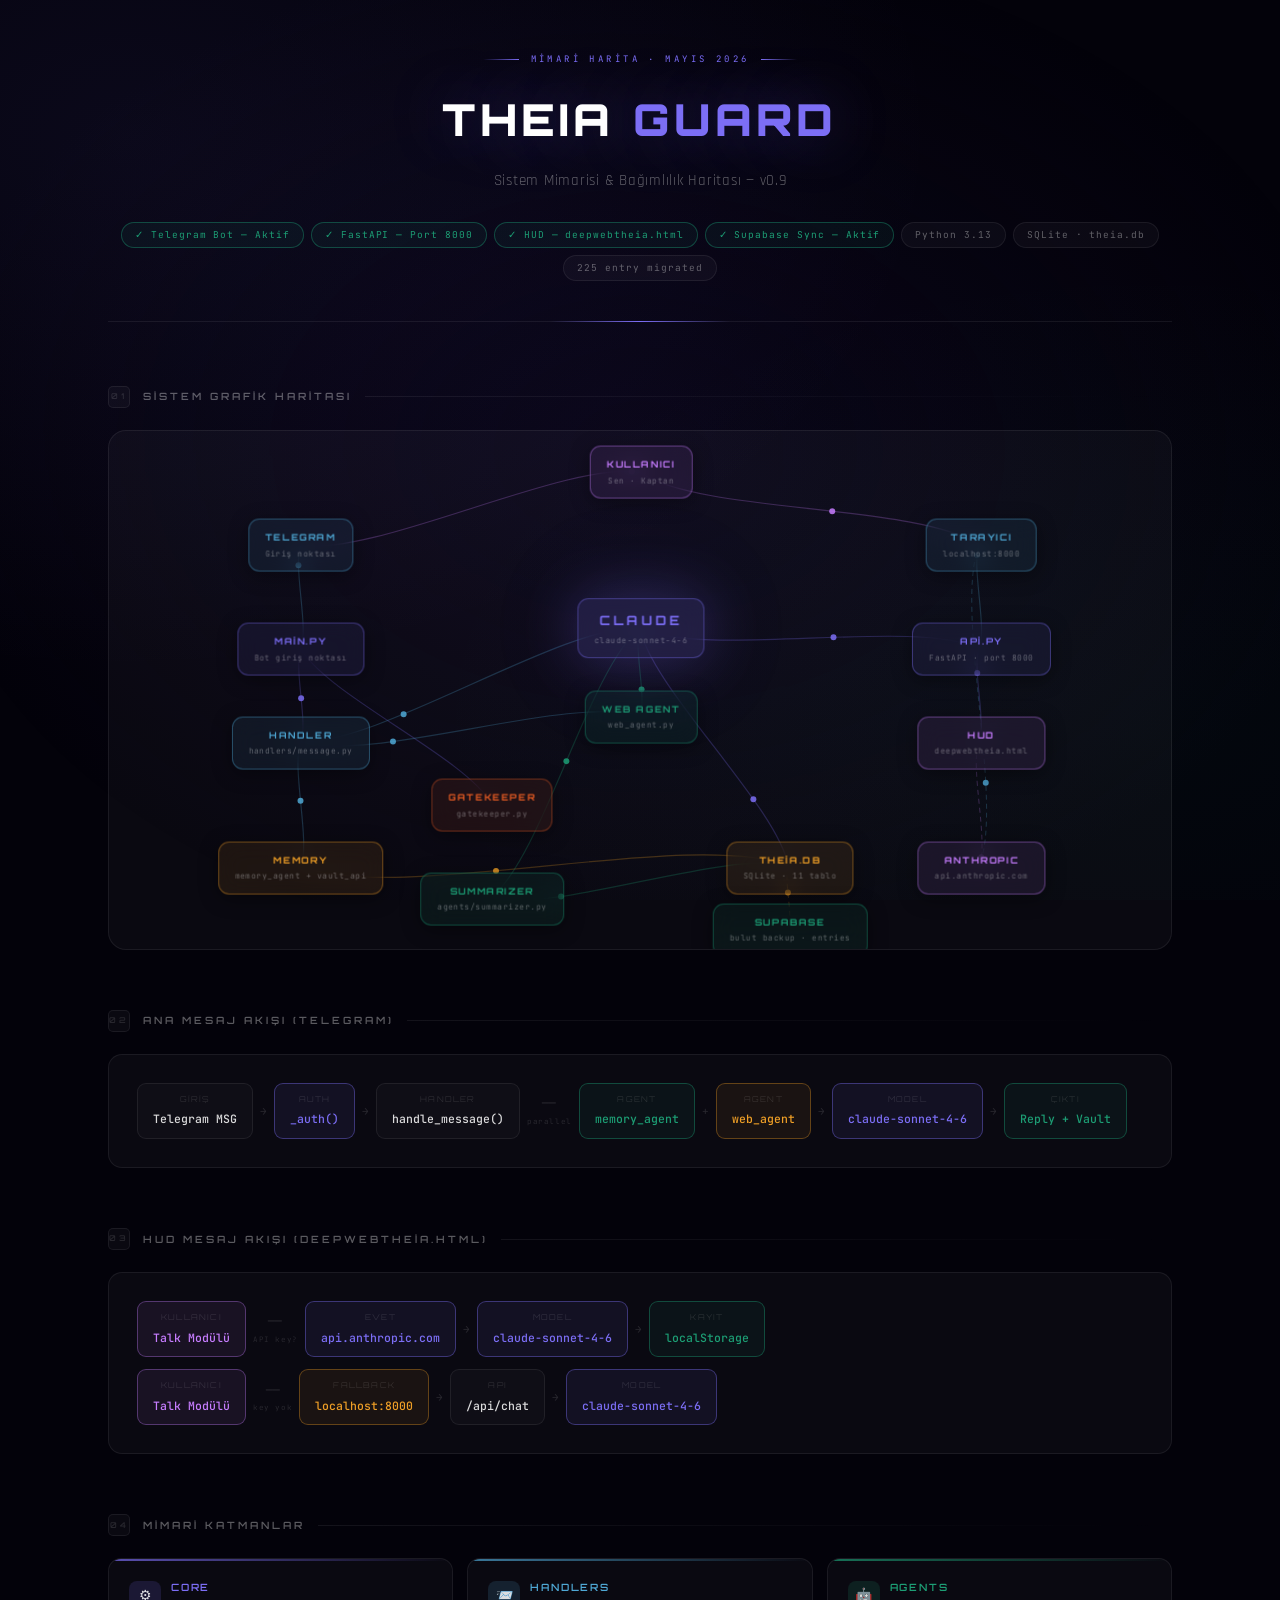
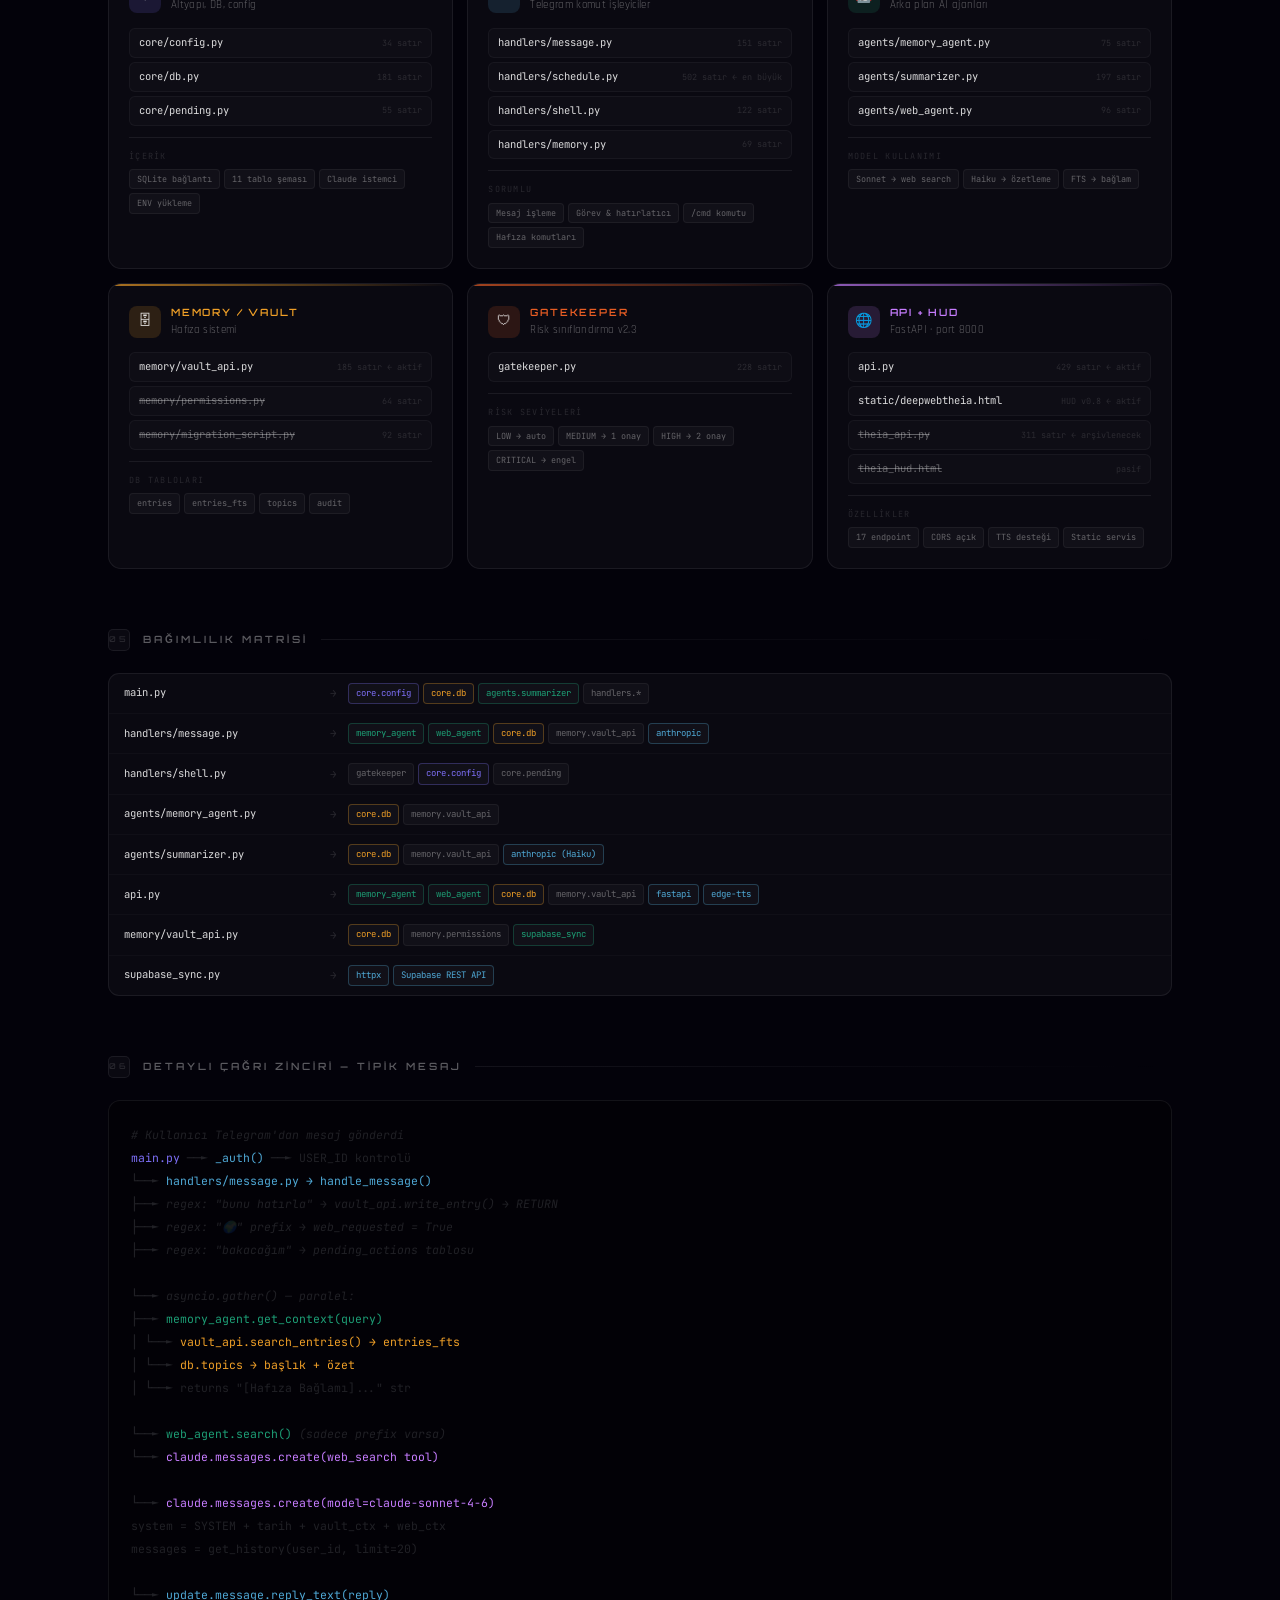
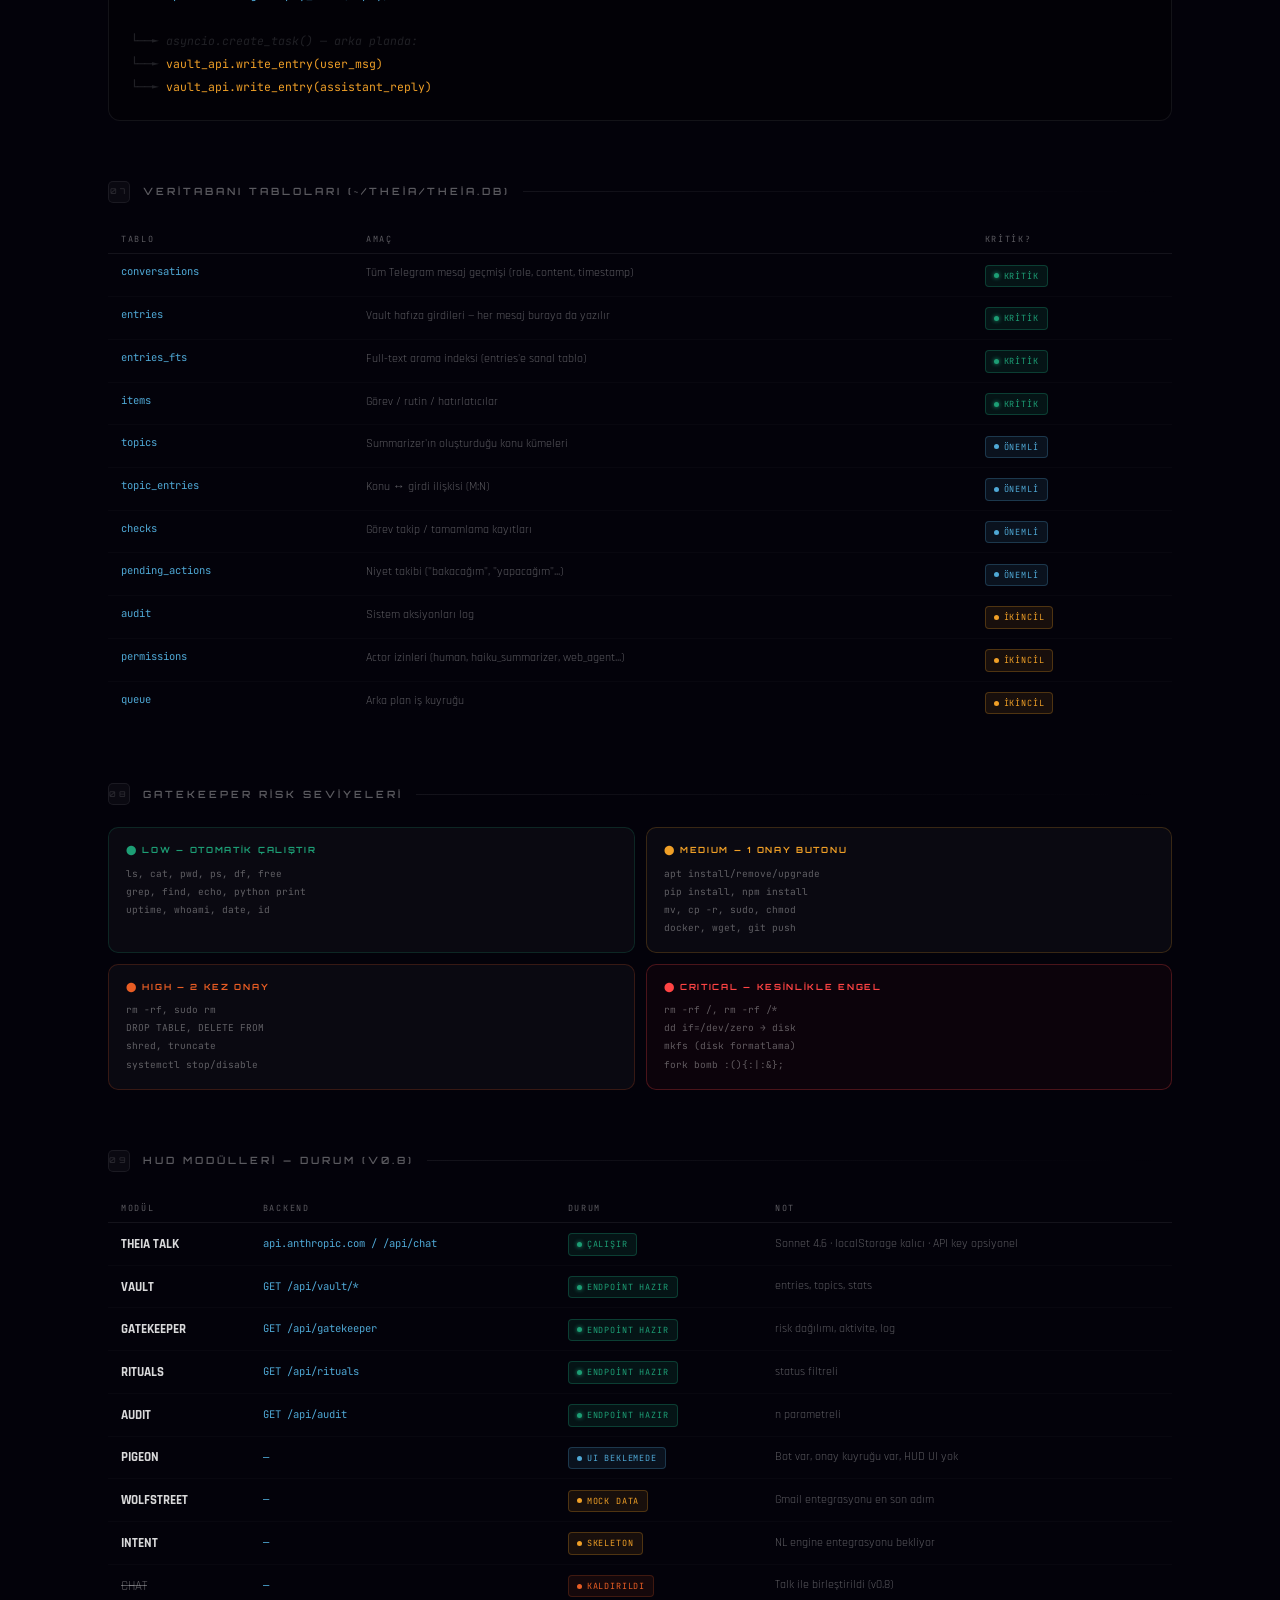
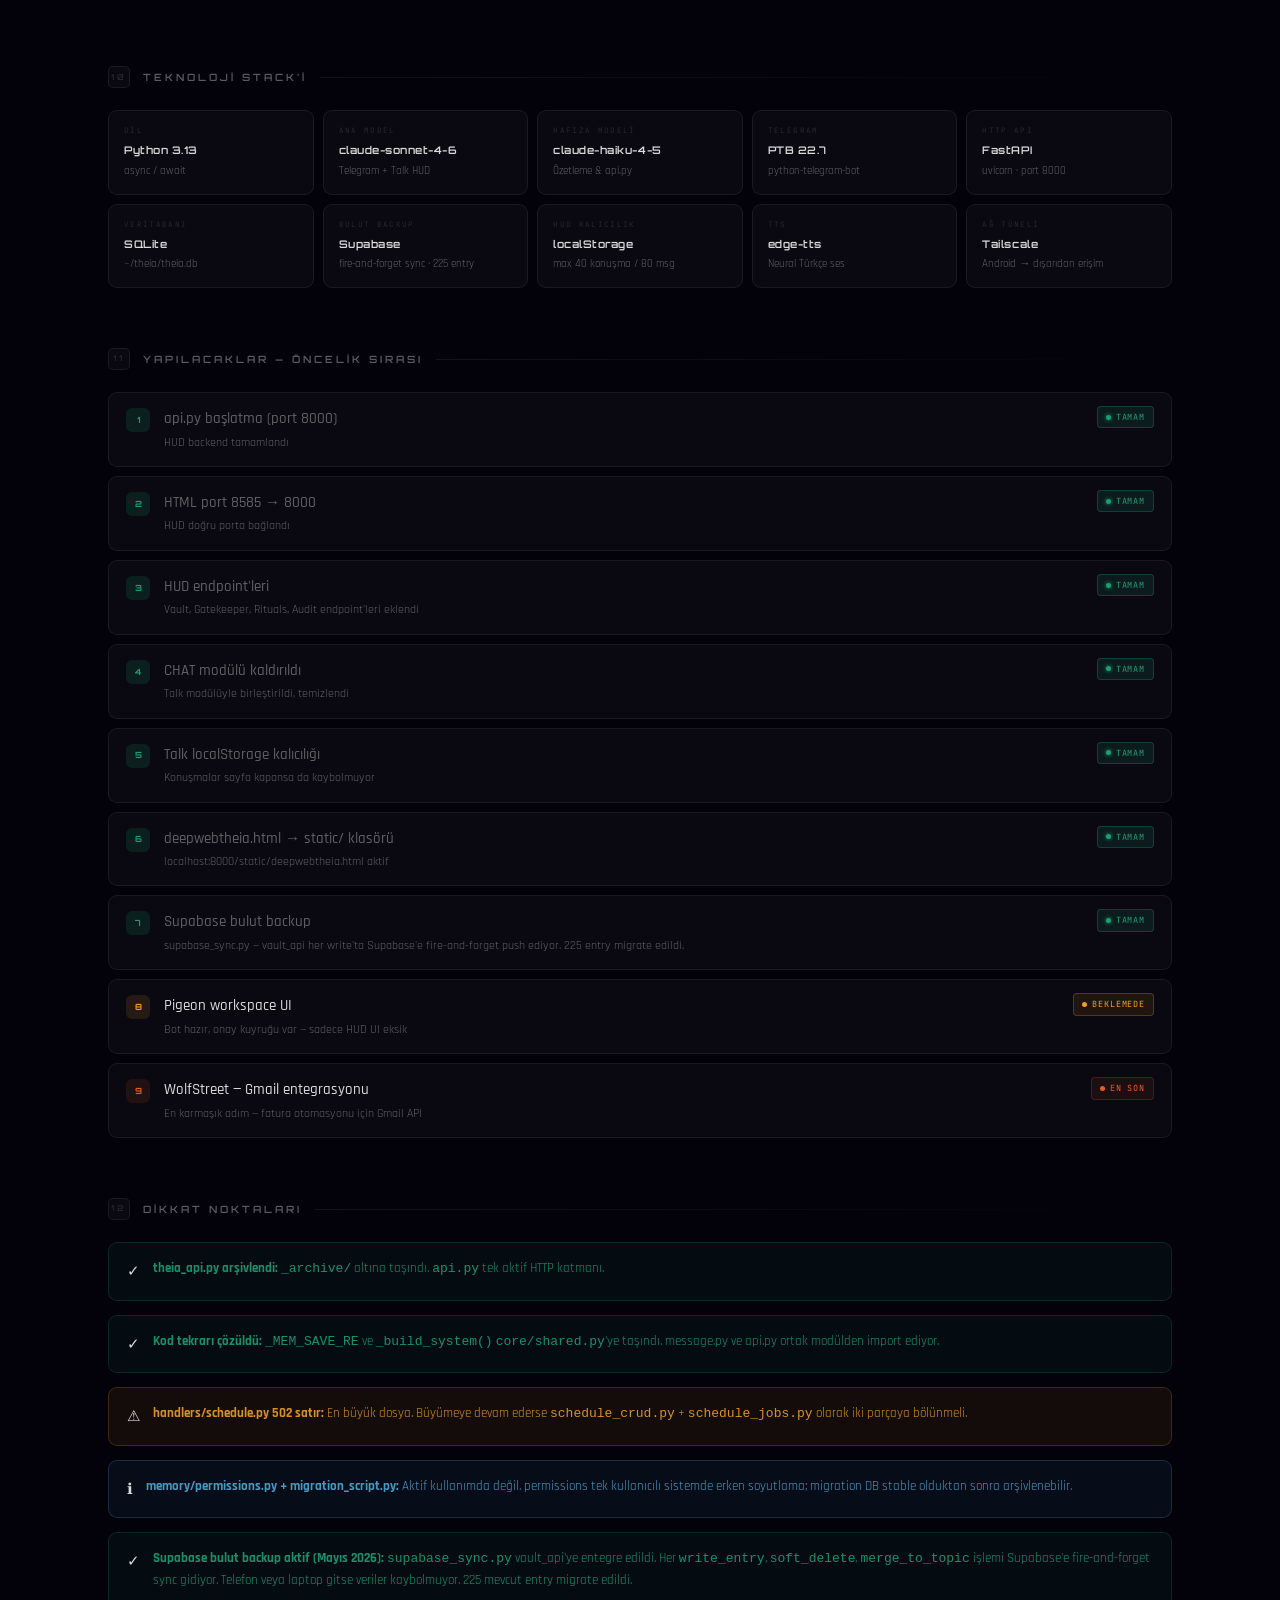
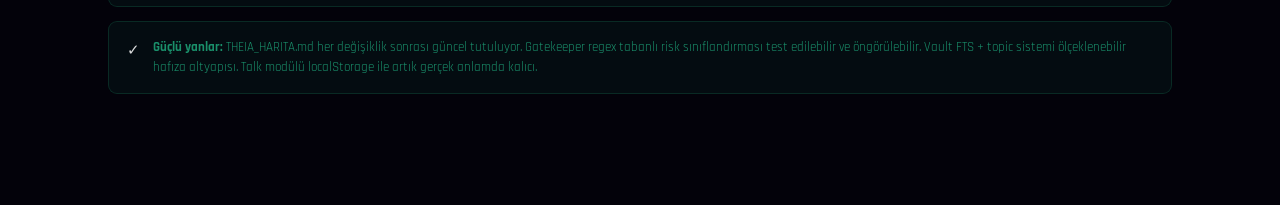
<file: theia_vault_mimari.html>
<!DOCTYPE html>
<html lang="tr">
<head>
<meta charset="UTF-8">
<meta name="viewport" content="width=device-width, initial-scale=1.0">
<title>Theia — Mimari Harita v0.8</title>
<style>
@import url('https://fonts.googleapis.com/css2?family=Orbitron:wght@400;600;700;900&family=JetBrains+Mono:wght@300;400;500&family=Rajdhani:wght@300;400;500;600&display=swap');

:root {
  --bg: #03020a;
  --surface: rgba(255,255,255,0.03);
  --border: rgba(255,255,255,0.07);
  --text: rgba(255,255,255,0.85);
  --muted: rgba(255,255,255,0.35);
  --dim: rgba(255,255,255,0.12);
  --purple: #7C6EF5;
  --green: #1D9E75;
  --orange: #EF9F27;
  --red: #E85D24;
  --blue: #4FA8D5;
  --pink: #C77DFF;
  --gold: #E8B86D;
}
* { margin:0; padding:0; box-sizing:border-box; }
html { scroll-behavior:smooth; }
body {
  background: var(--bg);
  color: var(--text);
  font-family: 'Rajdhani', sans-serif;
  font-size: 15px;
  line-height: 1.7;
  min-height: 100vh;
}
body::before {
  content:'';
  position:fixed; inset:0;
  background:
    radial-gradient(ellipse at 10% 15%, rgba(124,110,245,0.07) 0%, transparent 50%),
    radial-gradient(ellipse at 90% 80%, rgba(29,158,117,0.04) 0%, transparent 45%),
    radial-gradient(ellipse at 50% 50%, rgba(10,6,25,1) 0%, transparent 80%);
  pointer-events:none; z-index:0;
}

.container { max-width:1120px; margin:0 auto; padding:52px 28px; position:relative; z-index:1; }

/* ─── HEADER ─── */
.header { text-align:center; margin-bottom:64px; padding-bottom:40px; border-bottom:1px solid var(--border); position:relative; }
.header::after { content:''; position:absolute; bottom:-1px; left:50%; transform:translateX(-50%); width:180px; height:1px; background:linear-gradient(90deg,transparent,var(--purple),transparent); }
.eyebrow { font-family:'JetBrains Mono',monospace; font-size:9px; letter-spacing:.38em; color:var(--purple); text-transform:uppercase; margin-bottom:16px; display:flex; align-items:center; justify-content:center; gap:12px; }
.eyebrow::before,.eyebrow::after { content:''; width:36px; height:1px; background:linear-gradient(90deg,transparent,var(--purple)); }
.eyebrow::after { transform:scaleX(-1); }
h1 { font-family:'Orbitron',sans-serif; font-size:clamp(26px,4.5vw,44px); font-weight:900; letter-spacing:.1em; color:#fff; text-shadow:0 0 60px rgba(124,110,245,0.4); margin-bottom:10px; }
h1 span { color:var(--purple); }
.header-sub { font-size:15px; color:var(--muted); letter-spacing:.05em; margin-bottom:28px; }
.badges { display:flex; gap:7px; justify-content:center; flex-wrap:wrap; }
.badge-item { font-family:'JetBrains Mono',monospace; font-size:9.5px; letter-spacing:.1em; padding:4px 13px; border-radius:20px; border:1px solid var(--border); background:var(--surface); color:var(--muted); }
.badge-item.on { border-color:rgba(29,158,117,0.4); color:var(--green); background:rgba(29,158,117,0.07); }
.badge-item.warn { border-color:rgba(239,159,39,0.35); color:var(--orange); background:rgba(239,159,39,0.06); }

/* ─── SECTION ─── */
.section { margin-bottom:60px; }
.sec-title { font-family:'Orbitron',sans-serif; font-size:10px; font-weight:600; letter-spacing:.3em; color:var(--muted); text-transform:uppercase; margin-bottom:22px; display:flex; align-items:center; gap:13px; }
.sec-title::after { content:''; flex:1; height:1px; background:linear-gradient(90deg,var(--border),transparent); }
.sec-num { width:22px; height:22px; border-radius:5px; background:var(--surface); border:1px solid var(--border); display:flex; align-items:center; justify-content:center; font-size:8px; color:var(--dim); }

/* ─── GRAPH MAP ─── */
.graph-wrap { position:relative; width:100%; height:520px; background:var(--surface); border:1px solid var(--border); border-radius:18px; overflow:hidden; }
.graph-wrap svg { position:absolute; inset:0; width:100%; height:100%; }
.graph-node { position:absolute; transform:translate(-50%,-50%); cursor:default; }
.gn-box {
  padding:10px 16px; border-radius:11px; border:1px solid var(--border);
  background:linear-gradient(145deg,rgba(255,255,255,0.055),rgba(255,255,255,0.015));
  backdrop-filter:blur(12px);
  text-align:center; white-space:nowrap;
  transition:all 0.3s cubic-bezier(0.23,1,0.32,1);
  box-shadow:0 4px 20px rgba(0,0,0,0.4);
}
.gn-box:hover { transform:translateY(-3px) scale(1.06); box-shadow:0 8px 32px rgba(0,0,0,0.5), 0 0 40px var(--nc,rgba(124,110,245,0.2)); border-color:var(--nc,rgba(124,110,245,0.4)); }
.gn-label { font-family:'Orbitron',sans-serif; font-size:9px; font-weight:700; letter-spacing:.18em; text-transform:uppercase; }
.gn-sub { font-family:'JetBrains Mono',monospace; font-size:8px; color:var(--muted); letter-spacing:.06em; margin-top:2px; }
/* node colors */
.gn-purple .gn-box { border-color:rgba(124,110,245,0.35); background:rgba(124,110,245,0.1); --nc:rgba(124,110,245,0.4); }
.gn-purple .gn-label { color:var(--purple); }
.gn-green  .gn-box { border-color:rgba(29,158,117,0.35); background:rgba(29,158,117,0.09); --nc:rgba(29,158,117,0.4); }
.gn-green  .gn-label { color:var(--green); }
.gn-orange .gn-box { border-color:rgba(239,159,39,0.35); background:rgba(239,159,39,0.08); --nc:rgba(239,159,39,0.4); }
.gn-orange .gn-label { color:var(--orange); }
.gn-red    .gn-box { border-color:rgba(232,93,36,0.35); background:rgba(232,93,36,0.08); --nc:rgba(232,93,36,0.4); }
.gn-red    .gn-label { color:var(--red); }
.gn-blue   .gn-box { border-color:rgba(79,168,213,0.35); background:rgba(79,168,213,0.09); --nc:rgba(79,168,213,0.4); }
.gn-blue   .gn-label { color:var(--blue); }
.gn-pink   .gn-box { border-color:rgba(199,125,255,0.35); background:rgba(199,125,255,0.09); --nc:rgba(199,125,255,0.4); }
.gn-pink   .gn-label { color:var(--pink); }
.gn-gold   .gn-box { border-color:rgba(232,184,109,0.35); background:rgba(232,184,109,0.08); --nc:rgba(232,184,109,0.4); }
.gn-gold   .gn-label { color:var(--gold); }
.gn-core .gn-box {
  padding:16px 22px; border-radius:14px;
  border-color:rgba(124,110,245,0.5);
  background:radial-gradient(circle,rgba(124,110,245,0.18),rgba(124,110,245,0.06));
  box-shadow:0 0 60px rgba(124,110,245,0.25), 0 0 120px rgba(124,110,245,0.08);
  animation:corePulse 3s ease-in-out infinite;
}
@keyframes corePulse {
  0%,100% { box-shadow:0 0 60px rgba(124,110,245,0.25),0 0 120px rgba(124,110,245,0.08); }
  50% { box-shadow:0 0 80px rgba(124,110,245,0.35),0 0 160px rgba(124,110,245,0.12); }
}
.gn-core .gn-label { font-size:13px; color:#fff; letter-spacing:.25em; }
.gn-core .gn-sub { font-size:9px; color:rgba(124,110,245,0.7); }

/* edge tooltip */
.graph-tooltip {
  position:absolute; pointer-events:none; z-index:99;
  background:rgba(10,6,25,0.92); border:1px solid rgba(124,110,245,0.3);
  border-radius:8px; padding:7px 12px;
  font-family:'JetBrains Mono',monospace; font-size:10px; color:rgba(255,255,255,0.7);
  letter-spacing:.06em; backdrop-filter:blur(12px);
  opacity:0; transition:opacity 0.2s;
  white-space:nowrap;
}

/* ─── FLOW ─── */
.flow-wrap { background:var(--surface); border:1px solid var(--border); border-radius:14px; padding:28px; overflow-x:auto; }
.flow { display:flex; align-items:center; gap:0; min-width:680px; flex-wrap:wrap; row-gap:20px; }
.fn { flex-shrink:0; padding:9px 15px; border-radius:9px; border:1px solid var(--border); background:rgba(255,255,255,0.025); text-align:center; }
.fn-label { font-family:'Orbitron',monospace; font-size:8px; letter-spacing:.15em; color:var(--dim); text-transform:uppercase; margin-bottom:3px; }
.fn-name { font-family:'JetBrains Mono',monospace; font-size:11.5px; color:var(--text); font-weight:500; }
.fn.hi { border-color:rgba(124,110,245,0.4); background:rgba(124,110,245,0.08); } .fn.hi .fn-name { color:var(--purple); }
.fn.gr { border-color:rgba(29,158,117,0.4); background:rgba(29,158,117,0.07); } .fn.gr .fn-name { color:var(--green); }
.fn.or { border-color:rgba(239,159,39,0.35); background:rgba(239,159,39,0.07); } .fn.or .fn-name { color:var(--orange); }
.fn.pk { border-color:rgba(199,125,255,0.35); background:rgba(199,125,255,0.08); } .fn.pk .fn-name { color:var(--pink); }
.fa { flex-shrink:0; padding:0 7px; font-family:'JetBrains Mono',monospace; font-size:11px; color:var(--dim); display:flex; flex-direction:column; align-items:center; gap:2px; }
.fa-lbl { font-size:7.5px; letter-spacing:.08em; color:var(--dim); white-space:nowrap; }

/* ─── ARCH GRID ─── */
.arch-grid { display:grid; grid-template-columns:repeat(auto-fill,minmax(300px,1fr)); gap:14px; }
.arch-card { background:var(--surface); border:1px solid var(--border); border-radius:13px; padding:20px; position:relative; overflow:hidden; transition:border-color 0.3s,box-shadow 0.3s; }
.arch-card::before { content:''; position:absolute; top:0; left:0; right:0; height:2px; border-radius:13px 13px 0 0; opacity:.7; }
.arch-card:hover { box-shadow:0 8px 32px rgba(0,0,0,0.3); }
.ac-purple::before { background:linear-gradient(90deg,var(--purple),transparent); } .ac-purple:hover { border-color:rgba(124,110,245,0.3); box-shadow:0 8px 32px rgba(124,110,245,0.15); }
.ac-blue::before   { background:linear-gradient(90deg,var(--blue),transparent); }   .ac-blue:hover   { border-color:rgba(79,168,213,0.3); }
.ac-green::before  { background:linear-gradient(90deg,var(--green),transparent); }  .ac-green:hover  { border-color:rgba(29,158,117,0.3); }
.ac-orange::before { background:linear-gradient(90deg,var(--orange),transparent); } .ac-orange:hover { border-color:rgba(239,159,39,0.3); }
.ac-red::before    { background:linear-gradient(90deg,var(--red),transparent); }    .ac-red:hover    { border-color:rgba(232,93,36,0.3); }
.ac-pink::before   { background:linear-gradient(90deg,var(--pink),transparent); }   .ac-pink:hover   { border-color:rgba(199,125,255,0.3); }
.ac-gold::before   { background:linear-gradient(90deg,var(--gold),transparent); }   .ac-gold:hover   { border-color:rgba(232,184,109,0.3); }
.arch-card-header { display:flex; align-items:center; gap:10px; margin-bottom:13px; }
.arch-icon { width:32px; height:32px; border-radius:8px; display:flex; align-items:center; justify-content:center; font-size:14px; flex-shrink:0; }
.ac-purple .arch-icon{background:rgba(124,110,245,0.15);} .ac-blue .arch-icon{background:rgba(79,168,213,0.15);}
.ac-green .arch-icon{background:rgba(29,158,117,0.15);}   .ac-orange .arch-icon{background:rgba(239,159,39,0.15);}
.ac-red .arch-icon{background:rgba(232,93,36,0.15);}      .ac-pink .arch-icon{background:rgba(199,125,255,0.15);}
.ac-gold .arch-icon{background:rgba(232,184,109,0.15);}
.arch-card-title { font-family:'Orbitron',sans-serif; font-size:10px; font-weight:600; letter-spacing:.18em; text-transform:uppercase; }
.ac-purple .arch-card-title{color:var(--purple);} .ac-blue .arch-card-title{color:var(--blue);}
.ac-green .arch-card-title{color:var(--green);}   .ac-orange .arch-card-title{color:var(--orange);}
.ac-red .arch-card-title{color:var(--red);}        .ac-pink .arch-card-title{color:var(--pink);}
.ac-gold .arch-card-title{color:var(--gold);}
.arch-card-sub { font-size:11px; color:var(--muted); letter-spacing:.03em; }
.arch-files { display:flex; flex-direction:column; gap:4px; }
.arch-file { display:flex; align-items:center; justify-content:space-between; padding:5px 9px; border-radius:6px; background:rgba(255,255,255,0.02); border:1px solid rgba(255,255,255,0.04); }
.arch-file-name { font-family:'JetBrains Mono',monospace; font-size:10.5px; color:var(--text); }
.arch-file-name.dim { color:var(--muted); text-decoration:line-through; }
.arch-file-lines { font-family:'JetBrains Mono',monospace; font-size:8.5px; color:var(--dim); }
.arch-deps { margin-top:11px; padding-top:11px; border-top:1px solid var(--border); }
.arch-deps-label { font-family:'JetBrains Mono',monospace; font-size:8.5px; letter-spacing:.15em; color:var(--dim); text-transform:uppercase; margin-bottom:6px; }
.arch-dep-tags { display:flex; flex-wrap:wrap; gap:4px; }
.arch-dep-tag { font-family:'JetBrains Mono',monospace; font-size:8.5px; padding:2px 7px; border-radius:4px; background:rgba(255,255,255,0.03); border:1px solid rgba(255,255,255,0.05); color:var(--muted); }

/* ─── CALL CHAIN ─── */
.call-chain { background:rgba(0,0,0,0.3); border:1px solid var(--border); border-radius:12px; padding:22px; font-family:'JetBrains Mono',monospace; font-size:11.5px; line-height:2; overflow-x:auto; }
.cc-entry{color:var(--purple);} .cc-handler{color:var(--blue);} .cc-agent{color:var(--green);}
.cc-db{color:var(--orange);}    .cc-api{color:var(--pink);}      .cc-comment{color:var(--dim);font-style:italic;}
.cc-arrow{color:var(--dim);}

/* ─── DB TABLE ─── */
.data-table { width:100%; border-collapse:collapse; font-size:13px; }
.data-table thead tr { border-bottom:1px solid var(--border); }
.data-table th { font-family:'JetBrains Mono',monospace; font-size:8.5px; letter-spacing:.2em; color:var(--muted); text-transform:uppercase; text-align:left; padding:7px 13px; font-weight:400; }
.data-table td { padding:9px 13px; border-bottom:1px solid rgba(255,255,255,0.025); vertical-align:top; }
.data-table tr:last-child td { border-bottom:none; }
.data-table tr:hover td { background:rgba(255,255,255,0.015); }
.mono { font-family:'JetBrains Mono',monospace; font-size:10.5px; color:var(--blue); }
.muted-cell { color:var(--muted); font-size:12px; }

/* ─── BADGES ─── */
.bx { display:inline-flex; align-items:center; gap:5px; font-family:'JetBrains Mono',monospace; font-size:8.5px; letter-spacing:.1em; text-transform:uppercase; padding:3px 8px; border-radius:4px; }
.bx-dot { width:5px; height:5px; border-radius:50%; }
.bx-ok   { background:rgba(29,158,117,0.12); border:1px solid rgba(29,158,117,0.3); color:var(--green); }  .bx-ok .bx-dot   { background:var(--green); box-shadow:0 0 4px var(--green); }
.bx-wip  { background:rgba(79,168,213,0.1);  border:1px solid rgba(79,168,213,0.25); color:var(--blue); }  .bx-wip .bx-dot  { background:var(--blue); }
.bx-mock { background:rgba(239,159,39,0.09); border:1px solid rgba(239,159,39,0.25); color:var(--orange); } .bx-mock .bx-dot { background:var(--orange); }
.bx-dead { background:rgba(232,93,36,0.08);  border:1px solid rgba(232,93,36,0.2);  color:var(--red); }    .bx-dead .bx-dot { background:var(--red); }

/* ─── RISK GRID ─── */
.risk-grid { display:grid; grid-template-columns:repeat(2,1fr); gap:11px; }
.risk-card { padding:15px 17px; border-radius:10px; border:1px solid var(--border); background:var(--surface); }
.risk-level { font-family:'Orbitron',sans-serif; font-size:8.5px; font-weight:700; letter-spacing:.2em; text-transform:uppercase; margin-bottom:7px; }
.risk-low .risk-level{color:var(--green);}  .risk-low{border-color:rgba(29,158,117,0.2);}
.risk-med .risk-level{color:var(--orange);} .risk-med{border-color:rgba(239,159,39,0.2);}
.risk-high .risk-level{color:var(--red);}   .risk-high{border-color:rgba(232,93,36,0.2);}
.risk-crit .risk-level{color:#ff4444;}      .risk-crit{border-color:rgba(255,68,68,0.25);background:rgba(255,68,68,0.04);}
.risk-examples { font-family:'JetBrains Mono',monospace; font-size:9.5px; color:var(--muted); line-height:1.9; }

/* ─── HUD TABLE ─── */
.hud-table { width:100%; border-collapse:collapse; font-size:13px; }
.hud-table thead tr { border-bottom:1px solid var(--border); }
.hud-table th { font-family:'JetBrains Mono',monospace; font-size:8.5px; letter-spacing:.2em; color:var(--muted); text-transform:uppercase; text-align:left; padding:7px 13px; font-weight:400; }
.hud-table td { padding:9px 13px; border-bottom:1px solid rgba(255,255,255,0.025); vertical-align:middle; }
.hud-table tr:last-child td { border-bottom:none; }
.hud-table tr:hover td { background:rgba(255,255,255,0.015); }

/* ─── ROADMAP ─── */
.roadmap { display:flex; flex-direction:column; gap:9px; }
.rm-item { display:flex; align-items:flex-start; gap:14px; padding:13px 17px; border-radius:9px; border:1px solid var(--border); background:var(--surface); }
.rm-num { font-family:'Orbitron',sans-serif; font-size:8.5px; font-weight:700; width:24px; height:24px; border-radius:6px; display:flex; align-items:center; justify-content:center; flex-shrink:0; margin-top:2px; }
.rm-done .rm-num   { background:rgba(29,158,117,0.15); color:var(--green); }
.rm-wip .rm-num    { background:rgba(79,168,213,0.12); color:var(--blue); }
.rm-pend .rm-num   { background:rgba(239,159,39,0.12); color:var(--orange); }
.rm-last .rm-num   { background:rgba(232,93,36,0.1);   color:var(--red); }
.rm-text { flex:1; }
.rm-title { font-weight:500; color:var(--text); margin-bottom:1px; }
.rm-done .rm-title { color:var(--muted); }
.rm-desc { font-size:12px; color:var(--muted); }

/* ─── STACK ─── */
.stack-grid { display:grid; grid-template-columns:repeat(auto-fill,minmax(190px,1fr)); gap:9px; }
.stack-card { padding:13px 15px; border-radius:9px; border:1px solid var(--border); background:var(--surface); }
.stack-layer { font-family:'JetBrains Mono',monospace; font-size:7.5px; letter-spacing:.18em; color:var(--dim); text-transform:uppercase; margin-bottom:5px; }
.stack-tech { font-family:'Orbitron',sans-serif; font-size:10.5px; font-weight:600; color:var(--text); letter-spacing:.05em; margin-bottom:2px; }
.stack-note { font-size:11px; color:var(--muted); }

/* ─── ALERTS ─── */
.alert { padding:15px 18px; border-radius:9px; display:flex; gap:13px; align-items:flex-start; margin-bottom:14px; }
.alert-warn    { background:rgba(239,159,39,0.07); border:1px solid rgba(239,159,39,0.2); }
.alert-info    { background:rgba(79,168,213,0.07); border:1px solid rgba(79,168,213,0.2); }
.alert-success { background:rgba(29,158,117,0.07); border:1px solid rgba(29,158,117,0.2); }
.alert-icon { font-size:15px; flex-shrink:0; margin-top:1px; }
.alert-text { font-size:13px; line-height:1.6; }
.alert-warn .alert-text    { color:rgba(239,159,39,0.9); }
.alert-info .alert-text    { color:rgba(79,168,213,0.9); }
.alert-success .alert-text { color:rgba(29,158,117,0.9); }

/* ─── DEP MATRIX ─── */
.dep-matrix { background:var(--surface); border:1px solid var(--border); border-radius:11px; overflow:hidden; }
.dep-row { display:flex; align-items:center; padding:9px 15px; border-bottom:1px solid rgba(255,255,255,0.025); gap:11px; }
.dep-row:last-child { border-bottom:none; }
.dep-src { font-family:'JetBrains Mono',monospace; font-size:10.5px; color:var(--text); width:195px; flex-shrink:0; }
.dep-arr { color:var(--dim); font-family:'JetBrains Mono',monospace; font-size:11px; flex-shrink:0; }
.dep-targets { display:flex; flex-wrap:wrap; gap:4px; }
.dep-t { font-family:'JetBrains Mono',monospace; font-size:9px; padding:2px 7px; border-radius:4px; background:rgba(255,255,255,0.03); border:1px solid rgba(255,255,255,0.05); color:var(--muted); }
.dep-t.core { border-color:rgba(124,110,245,0.3); color:var(--purple); }
.dep-t.agent { border-color:rgba(29,158,117,0.3); color:var(--green); }
.dep-t.ext { border-color:rgba(79,168,213,0.3); color:var(--blue); }
.dep-t.db { border-color:rgba(239,159,39,0.3); color:var(--orange); }

@media(max-width:700px){
  .container{padding:28px 14px;}
  .arch-grid,.risk-grid,.stack-grid{grid-template-columns:1fr;}
  .flow{min-width:480px;}
  .dep-src{width:130px;}
  .graph-wrap{height:360px;}
}
</style>
</head>
<body>
<div class="container">

<!-- HEADER -->
<div class="header">
  <div class="eyebrow">MİMARİ HARİTA · MAYIS 2026</div>
  <h1>THEIA <span>GUARD</span></h1>
  <div class="header-sub">Sistem Mimarisi & Bağımlılık Haritası — v0.9</div>
  <div class="badges">
    <div class="badge-item on">✓ Telegram Bot — Aktif</div>
    <div class="badge-item on">✓ FastAPI — Port 8000</div>
    <div class="badge-item on">✓ HUD — deepwebtheia.html</div>
    <div class="badge-item on">✓ Supabase Sync — Aktif</div>
    <div class="badge-item">Python 3.13</div>
    <div class="badge-item">SQLite · theia.db</div>
    <div class="badge-item">225 entry migrated</div>
  </div>
</div>

<!-- 01. SİSTEM GRAFİK HARİTASI -->
<div class="section">
  <div class="sec-title"><div class="sec-num">01</div> Sistem Grafik Haritası</div>
  <div class="graph-wrap" id="graph-container">
    <svg id="graph-svg"></svg>
    <div class="graph-tooltip" id="graph-tooltip"></div>
  </div>
</div>

<!-- 02. ANA MESAJ AKIŞI -->
<div class="section">
  <div class="sec-title"><div class="sec-num">02</div> Ana Mesaj Akışı (Telegram)</div>
  <div class="flow-wrap">
    <div class="flow">
      <div class="fn"><div class="fn-label">Giriş</div><div class="fn-name">Telegram MSG</div></div>
      <div class="fa">→</div>
      <div class="fn hi"><div class="fn-label">Auth</div><div class="fn-name">_auth()</div></div>
      <div class="fa">→</div>
      <div class="fn"><div class="fn-label">Handler</div><div class="fn-name">handle_message()</div></div>
      <div class="fa"><span>──</span><div class="fa-lbl">parallel</div></div>
      <div class="fn gr"><div class="fn-label">Agent</div><div class="fn-name">memory_agent</div></div>
      <div class="fa">+</div>
      <div class="fn or"><div class="fn-label">Agent</div><div class="fn-name">web_agent</div></div>
      <div class="fa">→</div>
      <div class="fn hi"><div class="fn-label">Model</div><div class="fn-name">claude-sonnet-4-6</div></div>
      <div class="fa">→</div>
      <div class="fn gr"><div class="fn-label">Çıktı</div><div class="fn-name">Reply + Vault</div></div>
    </div>
  </div>
</div>

<!-- 03. HUD AKIŞI -->
<div class="section">
  <div class="sec-title"><div class="sec-num">03</div> HUD Mesaj Akışı (deepwebtheia.html)</div>
  <div class="flow-wrap">
    <div class="flow">
      <div class="fn pk"><div class="fn-label">Kullanıcı</div><div class="fn-name">Talk Modülü</div></div>
      <div class="fa"><span>──</span><div class="fa-lbl">API key?</div></div>
      <div class="fn hi"><div class="fn-label">Evet</div><div class="fn-name">api.anthropic.com</div></div>
      <div class="fa">→</div>
      <div class="fn hi"><div class="fn-label">Model</div><div class="fn-name">claude-sonnet-4-6</div></div>
      <div class="fa">→</div>
      <div class="fn gr"><div class="fn-label">Kayıt</div><div class="fn-name">localStorage</div></div>
    </div>
    <div style="margin-top:12px">
    <div class="flow">
      <div class="fn pk"><div class="fn-label">Kullanıcı</div><div class="fn-name">Talk Modülü</div></div>
      <div class="fa"><span>──</span><div class="fa-lbl">key yok</div></div>
      <div class="fn or"><div class="fn-label">Fallback</div><div class="fn-name">localhost:8000</div></div>
      <div class="fa">→</div>
      <div class="fn"><div class="fn-label">API</div><div class="fn-name">/api/chat</div></div>
      <div class="fa">→</div>
      <div class="fn hi"><div class="fn-label">Model</div><div class="fn-name">claude-sonnet-4-6</div></div>
    </div>
    </div>
  </div>
</div>

<!-- 04. MİMARİ KATMANLAR -->
<div class="section">
  <div class="sec-title"><div class="sec-num">04</div> Mimari Katmanlar</div>
  <div class="arch-grid">

    <div class="arch-card ac-purple">
      <div class="arch-card-header">
        <div class="arch-icon">⚙</div>
        <div><div class="arch-card-title">Core</div><div class="arch-card-sub">Altyapı, DB, config</div></div>
      </div>
      <div class="arch-files">
        <div class="arch-file"><div class="arch-file-name">core/config.py</div><div class="arch-file-lines">34 satır</div></div>
        <div class="arch-file"><div class="arch-file-name">core/db.py</div><div class="arch-file-lines">181 satır</div></div>
        <div class="arch-file"><div class="arch-file-name">core/pending.py</div><div class="arch-file-lines">55 satır</div></div>
      </div>
      <div class="arch-deps"><div class="arch-deps-label">İçerik</div><div class="arch-dep-tags">
        <div class="arch-dep-tag">SQLite bağlantı</div><div class="arch-dep-tag">11 tablo şeması</div>
        <div class="arch-dep-tag">Claude istemci</div><div class="arch-dep-tag">ENV yükleme</div>
      </div></div>
    </div>

    <div class="arch-card ac-blue">
      <div class="arch-card-header">
        <div class="arch-icon">📨</div>
        <div><div class="arch-card-title">Handlers</div><div class="arch-card-sub">Telegram komut işleyiciler</div></div>
      </div>
      <div class="arch-files">
        <div class="arch-file"><div class="arch-file-name">handlers/message.py</div><div class="arch-file-lines">151 satır</div></div>
        <div class="arch-file"><div class="arch-file-name">handlers/schedule.py</div><div class="arch-file-lines">502 satır ← en büyük</div></div>
        <div class="arch-file"><div class="arch-file-name">handlers/shell.py</div><div class="arch-file-lines">122 satır</div></div>
        <div class="arch-file"><div class="arch-file-name">handlers/memory.py</div><div class="arch-file-lines">69 satır</div></div>
      </div>
      <div class="arch-deps"><div class="arch-deps-label">Sorumlu</div><div class="arch-dep-tags">
        <div class="arch-dep-tag">Mesaj işleme</div><div class="arch-dep-tag">Görev & hatırlatıcı</div>
        <div class="arch-dep-tag">/cmd komutu</div><div class="arch-dep-tag">Hafıza komutları</div>
      </div></div>
    </div>

    <div class="arch-card ac-green">
      <div class="arch-card-header">
        <div class="arch-icon">🤖</div>
        <div><div class="arch-card-title">Agents</div><div class="arch-card-sub">Arka plan AI ajanları</div></div>
      </div>
      <div class="arch-files">
        <div class="arch-file"><div class="arch-file-name">agents/memory_agent.py</div><div class="arch-file-lines">75 satır</div></div>
        <div class="arch-file"><div class="arch-file-name">agents/summarizer.py</div><div class="arch-file-lines">197 satır</div></div>
        <div class="arch-file"><div class="arch-file-name">agents/web_agent.py</div><div class="arch-file-lines">96 satır</div></div>
      </div>
      <div class="arch-deps"><div class="arch-deps-label">Model kullanımı</div><div class="arch-dep-tags">
        <div class="arch-dep-tag">Sonnet → web search</div><div class="arch-dep-tag">Haiku → özetleme</div>
        <div class="arch-dep-tag">FTS → bağlam</div>
      </div></div>
    </div>

    <div class="arch-card ac-orange">
      <div class="arch-card-header">
        <div class="arch-icon">🗄</div>
        <div><div class="arch-card-title">Memory / Vault</div><div class="arch-card-sub">Hafıza sistemi</div></div>
      </div>
      <div class="arch-files">
        <div class="arch-file"><div class="arch-file-name">memory/vault_api.py</div><div class="arch-file-lines">185 satır ← aktif</div></div>
        <div class="arch-file"><div class="arch-file-name dim">memory/permissions.py</div><div class="arch-file-lines">64 satır</div></div>
        <div class="arch-file"><div class="arch-file-name dim">memory/migration_script.py</div><div class="arch-file-lines">92 satır</div></div>
      </div>
      <div class="arch-deps"><div class="arch-deps-label">DB tabloları</div><div class="arch-dep-tags">
        <div class="arch-dep-tag">entries</div><div class="arch-dep-tag">entries_fts</div>
        <div class="arch-dep-tag">topics</div><div class="arch-dep-tag">audit</div>
      </div></div>
    </div>

    <div class="arch-card ac-red">
      <div class="arch-card-header">
        <div class="arch-icon">🛡</div>
        <div><div class="arch-card-title">Gatekeeper</div><div class="arch-card-sub">Risk sınıflandırma v2.3</div></div>
      </div>
      <div class="arch-files">
        <div class="arch-file"><div class="arch-file-name">gatekeeper.py</div><div class="arch-file-lines">228 satır</div></div>
      </div>
      <div class="arch-deps"><div class="arch-deps-label">Risk seviyeleri</div><div class="arch-dep-tags">
        <div class="arch-dep-tag">LOW → auto</div><div class="arch-dep-tag">MEDIUM → 1 onay</div>
        <div class="arch-dep-tag">HIGH → 2 onay</div><div class="arch-dep-tag">CRITICAL → engel</div>
      </div></div>
    </div>

    <div class="arch-card ac-pink">
      <div class="arch-card-header">
        <div class="arch-icon">🌐</div>
        <div><div class="arch-card-title">API + HUD</div><div class="arch-card-sub">FastAPI · port 8000</div></div>
      </div>
      <div class="arch-files">
        <div class="arch-file"><div class="arch-file-name">api.py</div><div class="arch-file-lines">429 satır ← aktif</div></div>
        <div class="arch-file"><div class="arch-file-name">static/deepwebtheia.html</div><div class="arch-file-lines">HUD v0.8 ← aktif</div></div>
        <div class="arch-file"><div class="arch-file-name dim">theia_api.py</div><div class="arch-file-lines">311 satır ← arşivlenecek</div></div>
        <div class="arch-file"><div class="arch-file-name dim">theia_hud.html</div><div class="arch-file-lines">pasif</div></div>
      </div>
      <div class="arch-deps"><div class="arch-deps-label">Özellikler</div><div class="arch-dep-tags">
        <div class="arch-dep-tag">17 endpoint</div><div class="arch-dep-tag">CORS açık</div>
        <div class="arch-dep-tag">TTS desteği</div><div class="arch-dep-tag">Static servis</div>
      </div></div>
    </div>

  </div>
</div>

<!-- 05. BAĞIMLILIK MATRİSİ -->
<div class="section">
  <div class="sec-title"><div class="sec-num">05</div> Bağımlılık Matrisi</div>
  <div class="dep-matrix">
    <div class="dep-row"><div class="dep-src">main.py</div><div class="dep-arr">→</div><div class="dep-targets"><div class="dep-t core">core.config</div><div class="dep-t db">core.db</div><div class="dep-t agent">agents.summarizer</div><div class="dep-t">handlers.*</div></div></div>
    <div class="dep-row"><div class="dep-src">handlers/message.py</div><div class="dep-arr">→</div><div class="dep-targets"><div class="dep-t agent">memory_agent</div><div class="dep-t agent">web_agent</div><div class="dep-t db">core.db</div><div class="dep-t">memory.vault_api</div><div class="dep-t ext">anthropic</div></div></div>
    <div class="dep-row"><div class="dep-src">handlers/shell.py</div><div class="dep-arr">→</div><div class="dep-targets"><div class="dep-t">gatekeeper</div><div class="dep-t core">core.config</div><div class="dep-t">core.pending</div></div></div>
    <div class="dep-row"><div class="dep-src">agents/memory_agent.py</div><div class="dep-arr">→</div><div class="dep-targets"><div class="dep-t db">core.db</div><div class="dep-t">memory.vault_api</div></div></div>
    <div class="dep-row"><div class="dep-src">agents/summarizer.py</div><div class="dep-arr">→</div><div class="dep-targets"><div class="dep-t db">core.db</div><div class="dep-t">memory.vault_api</div><div class="dep-t ext">anthropic (Haiku)</div></div></div>
    <div class="dep-row"><div class="dep-src">api.py</div><div class="dep-arr">→</div><div class="dep-targets"><div class="dep-t agent">memory_agent</div><div class="dep-t agent">web_agent</div><div class="dep-t db">core.db</div><div class="dep-t">memory.vault_api</div><div class="dep-t ext">fastapi</div><div class="dep-t ext">edge-tts</div></div></div>
    <div class="dep-row"><div class="dep-src">memory/vault_api.py</div><div class="dep-arr">→</div><div class="dep-targets"><div class="dep-t db">core.db</div><div class="dep-t">memory.permissions</div><div class="dep-t agent">supabase_sync</div></div></div>
    <div class="dep-row"><div class="dep-src">supabase_sync.py</div><div class="dep-arr">→</div><div class="dep-targets"><div class="dep-t ext">httpx</div><div class="dep-t ext">Supabase REST API</div></div></div>
  </div>
</div>

<!-- 06. ÇAĞRI ZİNCİRİ -->
<div class="section">
  <div class="sec-title"><div class="sec-num">06</div> Detaylı Çağrı Zinciri — Tipik Mesaj</div>
  <div class="call-chain">
<span class="cc-comment"># Kullanıcı Telegram'dan mesaj gönderdi</span><br>
<span class="cc-entry">main.py</span> <span class="cc-arrow">──► </span><span class="cc-handler">_auth()</span> <span class="cc-arrow">──► USER_ID kontrolü</span><br>
<span class="cc-arrow">         └──► </span><span class="cc-handler">handlers/message.py → handle_message()</span><br>
<span class="cc-arrow">                  ├──► </span><span class="cc-comment">regex: "bunu hatırla" → vault_api.write_entry() → RETURN</span><br>
<span class="cc-arrow">                  ├──► </span><span class="cc-comment">regex: "🌍" prefix → web_requested = True</span><br>
<span class="cc-arrow">                  ├──► </span><span class="cc-comment">regex: "bakacağım" → pending_actions tablosu</span><br><br>
<span class="cc-arrow">                  └──► </span><span class="cc-comment">asyncio.gather() — paralel:</span><br>
<span class="cc-arrow">                           ├──► </span><span class="cc-agent">memory_agent.get_context(query)</span><br>
<span class="cc-arrow">                           │         └──► </span><span class="cc-db">vault_api.search_entries() → entries_fts</span><br>
<span class="cc-arrow">                           │         └──► </span><span class="cc-db">db.topics → başlık + özet</span><br>
<span class="cc-arrow">                           │         └──► </span><span class="cc-arrow">returns "[Hafıza Bağlamı]..." str</span><br><br>
<span class="cc-arrow">                           └──► </span><span class="cc-agent">web_agent.search()</span> <span class="cc-comment">(sadece prefix varsa)</span><br>
<span class="cc-arrow">                                     └──► </span><span class="cc-api">claude.messages.create(web_search tool)</span><br><br>
<span class="cc-arrow">                  └──► </span><span class="cc-api">claude.messages.create(model=claude-sonnet-4-6)</span><br>
<span class="cc-arrow">                           system = SYSTEM + tarih + vault_ctx + web_ctx</span><br>
<span class="cc-arrow">                           messages = get_history(user_id, limit=20)</span><br><br>
<span class="cc-arrow">                  └──► </span><span class="cc-handler">update.message.reply_text(reply)</span><br><br>
<span class="cc-arrow">                  └──► </span><span class="cc-comment">asyncio.create_task() — arka planda:</span><br>
<span class="cc-arrow">                           └──► </span><span class="cc-db">vault_api.write_entry(user_msg)</span><br>
<span class="cc-arrow">                           └──► </span><span class="cc-db">vault_api.write_entry(assistant_reply)</span>
  </div>
</div>

<!-- 07. VERİTABANI -->
<div class="section">
  <div class="sec-title"><div class="sec-num">07</div> Veritabanı Tabloları (~/theia/theia.db)</div>
  <table class="data-table">
    <thead><tr><th>Tablo</th><th>Amaç</th><th>Kritik?</th></tr></thead>
    <tbody>
      <tr><td class="mono">conversations</td><td class="muted-cell">Tüm Telegram mesaj geçmişi (role, content, timestamp)</td><td><span class="bx bx-ok"><span class="bx-dot"></span>Kritik</span></td></tr>
      <tr><td class="mono">entries</td><td class="muted-cell">Vault hafıza girdileri — her mesaj buraya da yazılır</td><td><span class="bx bx-ok"><span class="bx-dot"></span>Kritik</span></td></tr>
      <tr><td class="mono">entries_fts</td><td class="muted-cell">Full-text arama indeksi (entries'e sanal tablo)</td><td><span class="bx bx-ok"><span class="bx-dot"></span>Kritik</span></td></tr>
      <tr><td class="mono">items</td><td class="muted-cell">Görev / rutin / hatırlatıcılar</td><td><span class="bx bx-ok"><span class="bx-dot"></span>Kritik</span></td></tr>
      <tr><td class="mono">topics</td><td class="muted-cell">Summarizer'ın oluşturduğu konu kümeleri</td><td><span class="bx bx-wip"><span class="bx-dot"></span>Önemli</span></td></tr>
      <tr><td class="mono">topic_entries</td><td class="muted-cell">Konu ↔ girdi ilişkisi (M:N)</td><td><span class="bx bx-wip"><span class="bx-dot"></span>Önemli</span></td></tr>
      <tr><td class="mono">checks</td><td class="muted-cell">Görev takip / tamamlama kayıtları</td><td><span class="bx bx-wip"><span class="bx-dot"></span>Önemli</span></td></tr>
      <tr><td class="mono">pending_actions</td><td class="muted-cell">Niyet takibi ("bakacağım", "yapacağım"...)</td><td><span class="bx bx-wip"><span class="bx-dot"></span>Önemli</span></td></tr>
      <tr><td class="mono">audit</td><td class="muted-cell">Sistem aksiyonları log</td><td><span class="bx bx-mock"><span class="bx-dot"></span>İkincil</span></td></tr>
      <tr><td class="mono">permissions</td><td class="muted-cell">Actor izinleri (human, haiku_summarizer, web_agent...)</td><td><span class="bx bx-mock"><span class="bx-dot"></span>İkincil</span></td></tr>
      <tr><td class="mono">queue</td><td class="muted-cell">Arka plan iş kuyruğu</td><td><span class="bx bx-mock"><span class="bx-dot"></span>İkincil</span></td></tr>
    </tbody>
  </table>
</div>

<!-- 08. GATEKEEPER -->
<div class="section">
  <div class="sec-title"><div class="sec-num">08</div> Gatekeeper Risk Seviyeleri</div>
  <div class="risk-grid">
    <div class="risk-card risk-low"><div class="risk-level">⬤ LOW — Otomatik çalıştır</div><div class="risk-examples">ls, cat, pwd, ps, df, free<br>grep, find, echo, python print<br>uptime, whoami, date, id</div></div>
    <div class="risk-card risk-med"><div class="risk-level">⬤ MEDIUM — 1 onay butonu</div><div class="risk-examples">apt install/remove/upgrade<br>pip install, npm install<br>mv, cp -r, sudo, chmod<br>docker, wget, git push</div></div>
    <div class="risk-card risk-high"><div class="risk-level">⬤ HIGH — 2 kez onay</div><div class="risk-examples">rm -rf, sudo rm<br>DROP TABLE, DELETE FROM<br>shred, truncate<br>systemctl stop/disable</div></div>
    <div class="risk-card risk-crit"><div class="risk-level">⬤ CRITICAL — Kesinlikle engel</div><div class="risk-examples">rm -rf /, rm -rf /*<br>dd if=/dev/zero → disk<br>mkfs (disk formatlama)<br>fork bomb :(){:|:&amp;};</div></div>
  </div>
</div>

<!-- 09. HUD MODÜL DURUMU -->
<div class="section">
  <div class="sec-title"><div class="sec-num">09</div> HUD Modülleri — Durum (v0.8)</div>
  <table class="hud-table">
    <thead><tr><th>Modül</th><th>Backend</th><th>Durum</th><th>Not</th></tr></thead>
    <tbody>
      <tr><td><strong>THEIA TALK</strong></td><td class="mono">api.anthropic.com / /api/chat</td><td><span class="bx bx-ok"><span class="bx-dot"></span>Çalışır</span></td><td class="muted-cell">Sonnet 4.6 · localStorage kalıcı · API key opsiyonel</td></tr>
      <tr><td><strong>VAULT</strong></td><td class="mono">GET /api/vault/*</td><td><span class="bx bx-ok"><span class="bx-dot"></span>Endpoint hazır</span></td><td class="muted-cell">entries, topics, stats</td></tr>
      <tr><td><strong>GATEKEEPER</strong></td><td class="mono">GET /api/gatekeeper</td><td><span class="bx bx-ok"><span class="bx-dot"></span>Endpoint hazır</span></td><td class="muted-cell">risk dağılımı, aktivite, log</td></tr>
      <tr><td><strong>RITUALS</strong></td><td class="mono">GET /api/rituals</td><td><span class="bx bx-ok"><span class="bx-dot"></span>Endpoint hazır</span></td><td class="muted-cell">status filtreli</td></tr>
      <tr><td><strong>AUDIT</strong></td><td class="mono">GET /api/audit</td><td><span class="bx bx-ok"><span class="bx-dot"></span>Endpoint hazır</span></td><td class="muted-cell">n parametreli</td></tr>
      <tr><td><strong>PIGEON</strong></td><td class="mono">—</td><td><span class="bx bx-wip"><span class="bx-dot"></span>UI beklemede</span></td><td class="muted-cell">Bot var, onay kuyruğu var, HUD UI yok</td></tr>
      <tr><td><strong>WOLFSTREET</strong></td><td class="mono">—</td><td><span class="bx bx-mock"><span class="bx-dot"></span>Mock data</span></td><td class="muted-cell">Gmail entegrasyonu en son adım</td></tr>
      <tr><td><strong>INTENT</strong></td><td class="mono">—</td><td><span class="bx bx-mock"><span class="bx-dot"></span>Skeleton</span></td><td class="muted-cell">NL engine entegrasyonu bekliyor</td></tr>
      <tr><td><s style="color:var(--muted)">CHAT</s></td><td class="mono">—</td><td><span class="bx bx-dead"><span class="bx-dot"></span>Kaldırıldı</span></td><td class="muted-cell">Talk ile birleştirildi (v0.8)</td></tr>
    </tbody>
  </table>
</div>

<!-- 10. STACK -->
<div class="section">
  <div class="sec-title"><div class="sec-num">10</div> Teknoloji Stack'i</div>
  <div class="stack-grid">
    <div class="stack-card"><div class="stack-layer">Dil</div><div class="stack-tech">Python 3.13</div><div class="stack-note">async / await</div></div>
    <div class="stack-card"><div class="stack-layer">Ana Model</div><div class="stack-tech">claude-sonnet-4-6</div><div class="stack-note">Telegram + Talk HUD</div></div>
    <div class="stack-card"><div class="stack-layer">Hafıza Modeli</div><div class="stack-tech">claude-haiku-4-5</div><div class="stack-note">Özetleme & api.py</div></div>
    <div class="stack-card"><div class="stack-layer">Telegram</div><div class="stack-tech">PTB 22.7</div><div class="stack-note">python-telegram-bot</div></div>
    <div class="stack-card"><div class="stack-layer">HTTP API</div><div class="stack-tech">FastAPI</div><div class="stack-note">uvicorn · port 8000</div></div>
    <div class="stack-card"><div class="stack-layer">Veritabanı</div><div class="stack-tech">SQLite</div><div class="stack-note">~/theia/theia.db</div></div>
    <div class="stack-card"><div class="stack-layer">Bulut Backup</div><div class="stack-tech">Supabase</div><div class="stack-note">fire-and-forget sync · 225 entry</div></div>
    <div class="stack-card"><div class="stack-layer">HUD Kalıcılık</div><div class="stack-tech">localStorage</div><div class="stack-note">max 40 konuşma / 80 msg</div></div>
    <div class="stack-card"><div class="stack-layer">TTS</div><div class="stack-tech">edge-tts</div><div class="stack-note">Neural Türkçe ses</div></div>
    <div class="stack-card"><div class="stack-layer">Ağ Tüneli</div><div class="stack-tech">Tailscale</div><div class="stack-note">Android → dışarıdan erişim</div></div>
  </div>
</div>

<!-- 11. ROADMAP -->
<div class="section">
  <div class="sec-title"><div class="sec-num">11</div> Yapılacaklar — Öncelik Sırası</div>
  <div class="roadmap">
    <div class="rm-item rm-done"><div class="rm-num">1</div><div class="rm-text"><div class="rm-title">api.py başlatma (port 8000)</div><div class="rm-desc">HUD backend tamamlandı</div></div><span class="bx bx-ok"><span class="bx-dot"></span>Tamam</span></div>
    <div class="rm-item rm-done"><div class="rm-num">2</div><div class="rm-text"><div class="rm-title">HTML port 8585 → 8000</div><div class="rm-desc">HUD doğru porta bağlandı</div></div><span class="bx bx-ok"><span class="bx-dot"></span>Tamam</span></div>
    <div class="rm-item rm-done"><div class="rm-num">3</div><div class="rm-text"><div class="rm-title">HUD endpoint'leri</div><div class="rm-desc">Vault, Gatekeeper, Rituals, Audit endpoint'leri eklendi</div></div><span class="bx bx-ok"><span class="bx-dot"></span>Tamam</span></div>
    <div class="rm-item rm-done"><div class="rm-num">4</div><div class="rm-text"><div class="rm-title">CHAT modülü kaldırıldı</div><div class="rm-desc">Talk modülüyle birleştirildi, temizlendi</div></div><span class="bx bx-ok"><span class="bx-dot"></span>Tamam</span></div>
    <div class="rm-item rm-done"><div class="rm-num">5</div><div class="rm-text"><div class="rm-title">Talk localStorage kalıcılığı</div><div class="rm-desc">Konuşmalar sayfa kapansa da kaybolmuyor</div></div><span class="bx bx-ok"><span class="bx-dot"></span>Tamam</span></div>
    <div class="rm-item rm-done"><div class="rm-num">6</div><div class="rm-text"><div class="rm-title">deepwebtheia.html → static/ klasörü</div><div class="rm-desc">localhost:8000/static/deepwebtheia.html aktif</div></div><span class="bx bx-ok"><span class="bx-dot"></span>Tamam</span></div>
    <div class="rm-item rm-done"><div class="rm-num">7</div><div class="rm-text"><div class="rm-title">Supabase bulut backup</div><div class="rm-desc">supabase_sync.py — vault_api her write'ta Supabase'e fire-and-forget push ediyor. 225 entry migrate edildi.</div></div><span class="bx bx-ok"><span class="bx-dot"></span>Tamam</span></div>
    <div class="rm-item rm-pend"><div class="rm-num">8</div><div class="rm-text"><div class="rm-title">Pigeon workspace UI</div><div class="rm-desc">Bot hazır, onay kuyruğu var — sadece HUD UI eksik</div></div><span class="bx bx-mock"><span class="bx-dot"></span>Beklemede</span></div>
    <div class="rm-item rm-last"><div class="rm-num">9</div><div class="rm-text"><div class="rm-title">WolfStreet — Gmail entegrasyonu</div><div class="rm-desc">En karmaşık adım — fatura otomasyonu için Gmail API</div></div><span class="bx bx-dead"><span class="bx-dot"></span>En Son</span></div>
  </div>
</div>

<!-- 12. DİKKAT NOKTALARI -->
<div class="section">
  <div class="sec-title"><div class="sec-num">12</div> Dikkat Noktaları</div>
  <div class="alert alert-success">
    <div class="alert-icon">✓</div>
    <div class="alert-text"><strong>theia_api.py arşivlendi:</strong> <code>_archive/</code> altına taşındı. <code>api.py</code> tek aktif HTTP katmanı.</div>
  </div>
  <div class="alert alert-success">
    <div class="alert-icon">✓</div>
    <div class="alert-text"><strong>Kod tekrarı çözüldü:</strong> <code>_MEM_SAVE_RE</code> ve <code>_build_system()</code> <code>core/shared.py</code>'ye taşındı. message.py ve api.py ortak modülden import ediyor.</div>
  </div>
  <div class="alert alert-warn">
    <div class="alert-icon">⚠</div>
    <div class="alert-text"><strong>handlers/schedule.py 502 satır:</strong> En büyük dosya. Büyümeye devam ederse <code>schedule_crud.py</code> + <code>schedule_jobs.py</code> olarak iki parçaya bölünmeli.</div>
  </div>
  <div class="alert alert-info">
    <div class="alert-icon">ℹ</div>
    <div class="alert-text"><strong>memory/permissions.py + migration_script.py:</strong> Aktif kullanımda değil. permissions tek kullanıcılı sistemde erken soyutlama; migration DB stable olduktan sonra arşivlenebilir.</div>
  </div>
  <div class="alert alert-success">
    <div class="alert-icon">✓</div>
    <div class="alert-text"><strong>Supabase bulut backup aktif (Mayıs 2026):</strong> <code>supabase_sync.py</code> vault_api'ye entegre edildi. Her <code>write_entry</code>, <code>soft_delete</code>, <code>merge_to_topic</code> işlemi Supabase'e fire-and-forget sync gidiyor. Telefon veya laptop gitse veriler kaybolmuyor. 225 mevcut entry migrate edildi.</div>
  </div>
  <div class="alert alert-success">
    <div class="alert-icon">✓</div>
    <div class="alert-text"><strong>Güçlü yanlar:</strong> THEIA_HARITA.md her değişiklik sonrası güncel tutuluyor. Gatekeeper regex tabanlı risk sınıflandırması test edilebilir ve öngörülebilir. Vault FTS + topic sistemi ölçeklenebilir hafıza altyapısı. Talk modülü localStorage ile artık gerçek anlamda kalıcı.</div>
  </div>
</div>

</div><!-- /container -->

<script>
// ========== GRAPH MAP ==========
const container = document.getElementById('graph-container');
const svg = document.getElementById('graph-svg');
const tooltip = document.getElementById('graph-tooltip');

const NODES = [
  { id:'user',     label:'KULLANICI',   sub:'Sen · Kaptan',             color:'#C77DFF', x:0.5,  y:0.08 },
  { id:'telegram', label:'TELEGRAM',    sub:'Giriş noktası',            color:'#4FA8D5', x:0.18, y:0.22 },
  { id:'browser',  label:'TARAYICI',    sub:'localhost:8000',           color:'#4FA8D5', x:0.82, y:0.22 },
  { id:'main',     label:'main.py',     sub:'Bot giriş noktası',        color:'#7C6EF5', x:0.18, y:0.42 },
  { id:'api',      label:'api.py',      sub:'FastAPI · port 8000',      color:'#7C6EF5', x:0.82, y:0.42 },
  { id:'handler',  label:'HANDLER',     sub:'handlers/message.py',      color:'#4FA8D5', x:0.18, y:0.60 },
  { id:'hud',      label:'HUD',         sub:'deepwebtheia.html',        color:'#C77DFF', x:0.82, y:0.60 },
  { id:'gate',     label:'GATEKEEPER',  sub:'gatekeeper.py',            color:'#E85D24', x:0.36, y:0.72 },
  { id:'memory',   label:'MEMORY',      sub:'memory_agent + vault_api', color:'#EF9F27', x:0.18, y:0.84 },
  { id:'web',      label:'WEB AGENT',   sub:'web_agent.py',             color:'#1D9E75', x:0.50, y:0.55, isCore:false },
  { id:'claude',   label:'CLAUDE',      sub:'claude-sonnet-4-6',        color:'#7C6EF5', x:0.50, y:0.38, isCore:true },
  { id:'db',       label:'theia.db',    sub:'SQLite · 11 tablo',        color:'#EF9F27', x:0.64, y:0.84 },
  { id:'summary',  label:'SUMMARIZER',  sub:'agents/summarizer.py',     color:'#1D9E75', x:0.36, y:0.90 },
  { id:'anthropic',label:'ANTHROPIC',   sub:'api.anthropic.com',        color:'#C77DFF', x:0.82, y:0.84 },
  { id:'supabase', label:'SUPABASE',    sub:'bulut backup · entries',   color:'#1D9E75', x:0.64, y:0.96 },
];

const EDGES = [
  { from:'user',     to:'telegram',  label:'Telegram mesajı' },
  { from:'user',     to:'browser',   label:'HTTP browser' },
  { from:'telegram', to:'main',      label:'PTB update' },
  { from:'browser',  to:'api',       label:'GET/POST' },
  { from:'browser',  to:'anthropic', label:'Talk direkt API', dashed:true },
  { from:'main',     to:'handler',   label:'handle_message()' },
  { from:'main',     to:'gate',      label:'/cmd → gatekeeper' },
  { from:'api',      to:'hud',       label:'static servis' },
  { from:'api',      to:'claude',    label:'/api/chat → claude' },
  { from:'handler',  to:'memory',    label:'get_context()' },
  { from:'handler',  to:'web',       label:'🌍 prefix' },
  { from:'handler',  to:'claude',    label:'messages.create()' },
  { from:'memory',   to:'db',        label:'vault_api CRUD' },
  { from:'web',      to:'claude',    label:'web_search tool' },
  { from:'claude',   to:'db',        label:'write_entry arka plan' },
  { from:'summary',  to:'db',        label:'topics güncelle' },
  { from:'summary',  to:'claude',    label:'Haiku özetleme' },
  { from:'anthropic',to:'hud',       label:'Talk yanıtı', dashed:true },
  { from:'db',       to:'supabase',  label:'fire-and-forget sync', dashed:true },
];

function renderGraph() {
  const W = container.offsetWidth;
  const H = container.offsetHeight;
  svg.setAttribute('viewBox', `0 0 ${W} ${H}`);

  // Draw edges
  EDGES.forEach(e => {
    const a = NODES.find(n=>n.id===e.from);
    const b = NODES.find(n=>n.id===e.to);
    if (!a||!b) return;
    const x1=a.x*W, y1=a.y*H, x2=b.x*W, y2=b.y*H;
    const dx=x2-x1, dy=y2-y1;
    const mx=x1+dx*0.5, my=y1+dy*0.5;
    // bezier control
    const cx1=x1+dx*0.2-dy*0.08, cy1=y1+dy*0.2+dx*0.08;
    const cx2=x1+dx*0.8+dy*0.08, cy2=y1+dy*0.8-dx*0.08;

    const path = document.createElementNS('http://www.w3.org/2000/svg','path');
    const col = a.color;
    const r=parseInt(col.slice(1,3),16), g=parseInt(col.slice(3,5),16), bb=parseInt(col.slice(5,7),16);
    path.setAttribute('d', `M ${x1} ${y1} C ${cx1} ${cy1}, ${cx2} ${cy2}, ${x2} ${y2}`);
    path.setAttribute('stroke', `rgba(${r},${g},${bb},0.25)`);
    path.setAttribute('stroke-width', e.dashed ? '1' : '1.2');
    path.setAttribute('fill', 'none');
    if (e.dashed) path.setAttribute('stroke-dasharray','5,4');
    path.setAttribute('data-label', e.label);
    path.style.cursor = 'default';
    // hover
    path.addEventListener('mouseenter', ev => {
      path.setAttribute('stroke', `rgba(${r},${g},${bb},0.7)`);
      path.setAttribute('stroke-width', '2');
      tooltip.style.opacity = '1';
      tooltip.textContent = e.label;
    });
    path.addEventListener('mousemove', ev => {
      const rect = container.getBoundingClientRect();
      tooltip.style.left = (ev.clientX - rect.left + 12) + 'px';
      tooltip.style.top  = (ev.clientY - rect.top - 28) + 'px';
    });
    path.addEventListener('mouseleave', () => {
      path.setAttribute('stroke', `rgba(${r},${g},${bb},0.25)`);
      path.setAttribute('stroke-width', e.dashed ? '1' : '1.2');
      tooltip.style.opacity = '0';
    });

    // animated dot
    const circle = document.createElementNS('http://www.w3.org/2000/svg','circle');
    circle.setAttribute('r', '3');
    circle.setAttribute('fill', `rgba(${r},${g},${bb},0.85)`);
    const anim = document.createElementNS('http://www.w3.org/2000/svg','animateMotion');
    anim.setAttribute('dur', (2.5 + Math.random()*2.5) + 's');
    anim.setAttribute('repeatCount','indefinite');
    anim.setAttribute('begin', (Math.random()*3)+'s');
    const mpath = document.createElementNS('http://www.w3.org/2000/svg','mpath');
    path.setAttribute('id','p_'+e.from+'_'+e.to);
    mpath.setAttribute('href','#p_'+e.from+'_'+e.to);
    anim.appendChild(mpath);
    circle.appendChild(anim);

    svg.appendChild(path);
    svg.appendChild(circle);
  });

  // Draw nodes
  NODES.forEach(n => {
    const x = n.x * W;
    const y = n.y * H;
    const el = document.createElement('div');
    el.className = 'graph-node';
    el.style.left = x + 'px';
    el.style.top  = y + 'px';
    const col = n.color;
    const r=parseInt(col.slice(1,3),16), g=parseInt(col.slice(3,5),16), b=parseInt(col.slice(5,7),16);
    el.innerHTML = `
      <div class="gn-box" style="
        border-color:rgba(${r},${g},${b},0.4);
        background:rgba(${r},${g},${b},${n.isCore?0.18:0.09});
        ${n.isCore?`box-shadow:0 0 60px rgba(${r},${g},${b},0.3),0 0 120px rgba(${r},${g},${b},0.1);animation:corePulse 3s ease-in-out infinite;`:''}
        --nc:rgba(${r},${g},${b},0.5);
      ">
        <div class="gn-label" style="color:${col};${n.isCore?'font-size:13px;letter-spacing:.25em;':''}">${n.label}</div>
        <div class="gn-sub">${n.sub}</div>
      </div>`;
    container.appendChild(el);
  });
}

renderGraph();
window.addEventListener('resize', () => {
  // remove old nodes
  document.querySelectorAll('.graph-node').forEach(e=>e.remove());
  svg.innerHTML = '';
  renderGraph();
});
</script>
</body>
</html>
</file>
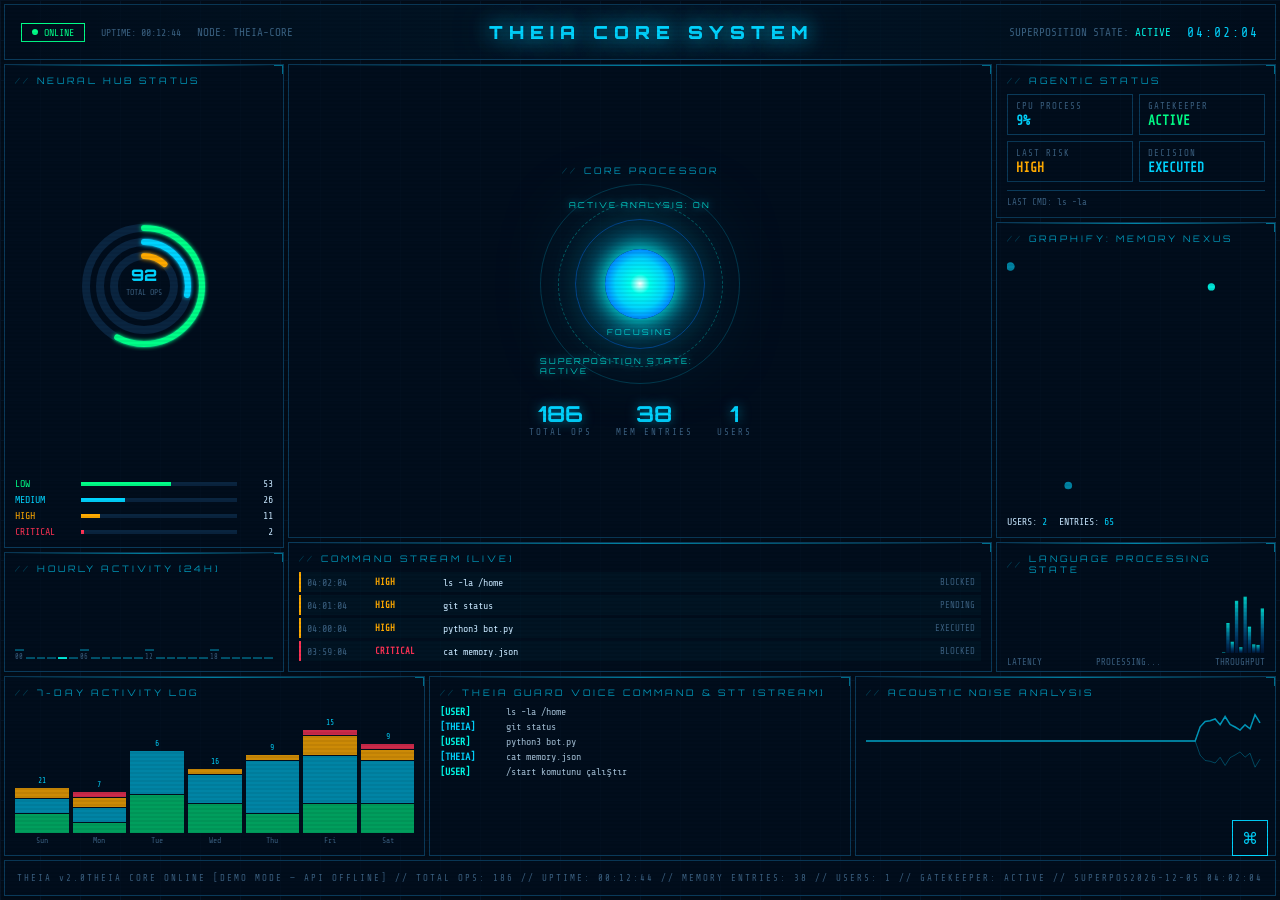
<file: _archive/index_old.html>
<!DOCTYPE html>
<html lang="tr">
<head>
<meta charset="UTF-8">
<meta name="viewport" content="width=1600">
<title>THEIA CORE SYSTEM</title>
<link rel="preconnect" href="https://fonts.googleapis.com">
<link href="https://fonts.googleapis.com/css2?family=Share+Tech+Mono&family=Orbitron:wght@400;700;900&family=Rajdhani:wght@300;400;600&display=swap" rel="stylesheet">
<style>
:root {
  --bg:       #020c18;
  --bg2:      #041525;
  --grid:     #0a2540;
  --cyan:     #00d4ff;
  --cyan2:    #00ffee;
  --blue:     #0066ff;
  --glow:     #00d4ff88;
  --low:      #00ff88;
  --medium:   #00d4ff;
  --high:     #ffaa00;
  --critical: #ff3355;
  --text:     #c8e8ff;
  --dim:      #3a6080;
  --panel:    #020e1ecc;
  --border:   #0a3a5a;
  --font-hud: 'Share Tech Mono', monospace;
  --font-title:'Orbitron', sans-serif;
  --font-body: 'Rajdhani', sans-serif;
}

*, *::before, *::after { box-sizing: border-box; margin: 0; padding: 0; }

html, body {
  width: 100%; height: 100%;
  background: var(--bg);
  color: var(--text);
  font-family: var(--font-hud);
  overflow: hidden;
  user-select: none;
}

/* ── Scanline overlay ── */
body::before {
  content: '';
  position: fixed; inset: 0; z-index: 9999;
  background: repeating-linear-gradient(
    0deg,
    transparent,
    transparent 2px,
    rgba(0,0,0,0.06) 2px,
    rgba(0,0,0,0.06) 4px
  );
  pointer-events: none;
}

/* ── Grid bg ── */
body::after {
  content: '';
  position: fixed; inset: 0; z-index: 0;
  background-image:
    linear-gradient(var(--grid) 1px, transparent 1px),
    linear-gradient(90deg, var(--grid) 1px, transparent 1px);
  background-size: 40px 40px;
  opacity: 0.4;
  pointer-events: none;
}

/* ── Layout ── */
#root {
  position: relative; z-index: 1;
  display: grid;
  width: 100vw; height: 100vh;
  grid-template-columns: 280px 1fr 280px;
  grid-template-rows: 56px 1fr 180px 36px;
  gap: 4px;
  padding: 4px;
}

/* ── Header ── */
#header {
  grid-column: 1 / -1;
  display: flex; align-items: center; justify-content: space-between;
  padding: 0 16px;
  border: 1px solid var(--border);
  background: var(--panel);
  position: relative;
  overflow: hidden;
}
#header::before {
  content: '';
  position: absolute; inset: 0;
  background: linear-gradient(90deg, transparent, var(--glow) 50%, transparent);
  opacity: 0.08;
  animation: sweep 4s linear infinite;
}
@keyframes sweep { from { transform: translateX(-100%); } to { transform: translateX(100%); } }

.header-left, .header-right { display: flex; align-items: center; gap: 16px; font-size: 11px; color: var(--dim); }
.header-center {
  font-family: var(--font-title);
  font-size: 18px; font-weight: 900;
  letter-spacing: 6px;
  color: var(--cyan);
  text-shadow: 0 0 20px var(--cyan), 0 0 40px var(--glow);
  animation: titlePulse 3s ease-in-out infinite;
}
@keyframes titlePulse {
  0%,100% { text-shadow: 0 0 20px var(--cyan), 0 0 40px var(--glow); }
  50%      { text-shadow: 0 0 30px var(--cyan2), 0 0 60px var(--cyan), 0 0 80px var(--glow); }
}

.status-pill {
  display: flex; align-items: center; gap: 6px;
  padding: 3px 10px;
  border: 1px solid var(--low);
  color: var(--low); font-size: 10px;
}
.status-dot { width: 6px; height: 6px; border-radius: 50%; background: var(--low); animation: blink 1.2s ease-in-out infinite; }
@keyframes blink { 0%,100%{opacity:1} 50%{opacity:0.2} }

#clock { font-size: 13px; color: var(--cyan); letter-spacing: 2px; }
#uptime { font-size: 10px; }

/* ── Panel base ── */
.panel {
  background: var(--panel);
  border: 1px solid var(--border);
  padding: 10px;
  position: relative;
  overflow: hidden;
  display: flex; flex-direction: column;
}
.panel::after {
  content: '';
  position: absolute; top: 0; left: 0; right: 0; height: 1px;
  background: linear-gradient(90deg, transparent, var(--cyan), transparent);
  opacity: 0.6;
}
.panel-title {
  font-family: var(--font-title);
  font-size: 9px; letter-spacing: 3px;
  color: var(--cyan); opacity: 0.7;
  margin-bottom: 8px; flex-shrink: 0;
  display: flex; align-items: center; gap: 6px;
}
.panel-title::before { content: '//'; opacity: 0.4; }

/* ── LEFT COLUMN ── */
#col-left {
  grid-column: 1; grid-row: 2;
  display: flex; flex-direction: column; gap: 4px;
}

/* Neural Hub */
#panel-neural { flex: 1; }
.ring-wrap {
  display: flex; justify-content: center; align-items: center;
  padding: 8px 0; flex: 1;
}
.ring-svg { width: 130px; height: 130px; }

/* Risk bars */
.risk-bars { display: flex; flex-direction: column; gap: 5px; }
.risk-row { display: flex; align-items: center; gap: 6px; font-size: 10px; }
.risk-label { width: 60px; color: var(--dim); }
.risk-track { flex: 1; height: 4px; background: var(--grid); position: relative; overflow: hidden; }
.risk-fill { height: 100%; transition: width 1s ease; }
.risk-val { width: 30px; text-align: right; font-size: 10px; }

/* Activity sparkline */
#panel-activity { height: 120px; }
canvas#sparkline { width: 100%; height: 70px; }

/* ── CENTER COLUMN ── */
#col-center {
  grid-column: 2; grid-row: 2;
  display: flex; flex-direction: column; gap: 4px;
}

/* Core orb */
#panel-core {
  flex: 1;
  display: flex; flex-direction: column; align-items: center; justify-content: center;
  position: relative;
}
.orb-container {
  position: relative;
  width: 200px; height: 200px;
  display: flex; align-items: center; justify-content: center;
}
.orb-ring {
  position: absolute;
  border-radius: 50%;
  border: 1px solid var(--cyan);
  animation: orbRotate linear infinite;
}
.orb-ring:nth-child(1) { width: 200px; height: 200px; border-color: var(--cyan); opacity: 0.2; animation-duration: 20s; }
.orb-ring:nth-child(2) { width: 165px; height: 165px; border-color: var(--cyan2); opacity: 0.3; animation-duration: 14s; animation-direction: reverse; border-style: dashed; }
.orb-ring:nth-child(3) { width: 130px; height: 130px; border-color: var(--blue); opacity: 0.4; animation-duration: 9s; }
@keyframes orbRotate { from{transform:rotate(0deg)} to{transform:rotate(360deg)} }

.orb-core {
  width: 70px; height: 70px; border-radius: 50%;
  background: radial-gradient(circle, #ffffff 0%, var(--cyan2) 20%, var(--cyan) 50%, var(--blue) 80%, transparent 100%);
  box-shadow: 0 0 20px var(--cyan2), 0 0 50px var(--cyan), 0 0 100px var(--glow);
  animation: corePulse 2.5s ease-in-out infinite;
  z-index: 2;
}
@keyframes corePulse {
  0%,100% { transform: scale(1);    box-shadow: 0 0 20px var(--cyan2), 0 0 50px var(--cyan), 0 0 100px var(--glow); }
  50%      { transform: scale(1.08); box-shadow: 0 0 35px #fff, 0 0 70px var(--cyan2), 0 0 130px var(--cyan); }
}

.orb-labels {
  position: absolute; inset: 0;
  display: flex; flex-direction: column; align-items: center; justify-content: flex-end;
  padding-bottom: 0; gap: 2px;
}
.orb-label {
  font-family: var(--font-title);
  font-size: 8px; letter-spacing: 2px;
  color: var(--cyan2); opacity: 0.8;
  text-shadow: 0 0 8px var(--cyan);
}

.core-stats {
  display: flex; gap: 24px; margin-top: 16px;
}
.core-stat { text-align: center; }
.core-stat-val {
  font-family: var(--font-title);
  font-size: 22px; font-weight: 700;
  color: var(--cyan);
  text-shadow: 0 0 12px var(--glow);
}
.core-stat-lbl { font-size: 9px; color: var(--dim); letter-spacing: 2px; }

/* Command stream */
#panel-stream { height: 130px; }
.stream-list { flex: 1; overflow: hidden; display: flex; flex-direction: column; gap: 3px; }
.stream-item {
  display: flex; gap: 8px; align-items: center;
  font-size: 10px; padding: 3px 6px;
  border-left: 2px solid var(--dim);
  background: rgba(0,212,255,0.03);
  transition: opacity 0.3s;
  min-height: 20px;
}
.stream-item .s-ts  { color: var(--dim); width: 60px; flex-shrink: 0; }
.stream-item .s-risk { width: 60px; flex-shrink: 0; font-weight: bold; font-size: 9px; }
.stream-item .s-cmd { color: var(--text); overflow: hidden; text-overflow: ellipsis; white-space: nowrap; flex: 1; }
.stream-item .s-dec { color: var(--dim); width: 60px; text-align: right; flex-shrink: 0; font-size: 9px; }

/* ── RIGHT COLUMN ── */
#col-right {
  grid-column: 3; grid-row: 2;
  display: flex; flex-direction: column; gap: 4px;
}

/* Agentic status */
#panel-agentic { flex: 0 0 auto; }
.agent-grid { display: grid; grid-template-columns: 1fr 1fr; gap: 6px; }
.agent-cell {
  border: 1px solid var(--border); padding: 6px 8px;
  display: flex; flex-direction: column; gap: 2px;
}
.agent-cell-lbl { font-size: 9px; color: var(--dim); letter-spacing: 1px; }
.agent-cell-val { font-size: 13px; color: var(--cyan); font-weight: bold; }

/* Memory nexus */
#panel-memory { flex: 1; }
.memory-nodes { flex: 1; position: relative; overflow: hidden; min-height: 80px; }
canvas#memory-canvas { position: absolute; inset: 0; width: 100%; height: 100%; }

/* Graph / hourly bars */
#panel-graph { height: 130px; }
.bar-chart { display: flex; align-items: flex-end; gap: 2px; flex: 1; height: 70px; }
.bar-wrap { flex: 1; display: flex; flex-direction: column; align-items: center; gap: 2px; }
.bar { width: 100%; background: var(--cyan); opacity: 0.4; transition: height 0.8s ease; min-height: 2px; }
.bar-lbl { font-size: 7px; color: var(--dim); }

/* ── BOTTOM STRIP ── */
#bottom {
  grid-column: 1 / -1; grid-row: 3;
  display: grid;
  grid-template-columns: 1fr 1fr 1fr;
  gap: 4px;
}

/* Daily chart */
#panel-daily { }
.daily-bars { display: flex; align-items: flex-end; gap: 4px; flex: 1; height: 90px; }
.daily-col { flex: 1; display: flex; flex-direction: column; align-items: center; gap: 3px; }
.daily-stack { flex: 1; width: 100%; display: flex; flex-direction: column; justify-content: flex-end; gap: 1px; }
.daily-seg { width: 100%; transition: height 0.8s ease; }
.daily-lbl { font-size: 8px; color: var(--dim); }
.daily-total { font-size: 8px; color: var(--cyan); }

/* Voice / STT stream */
#panel-stt { }
.stt-lines { flex: 1; display: flex; flex-direction: column; gap: 4px; overflow: hidden; }
.stt-line { font-size: 10px; display: flex; gap: 6px; }
.stt-who { color: var(--cyan); width: 60px; flex-shrink: 0; font-weight: bold; }
.stt-msg { color: var(--text); opacity: 0.8; overflow: hidden; text-overflow: ellipsis; white-space: nowrap; }

/* Acoustic */
#panel-acoustic { }
canvas#acoustic { width: 100%; height: 70px; }

/* ── FOOTER ── */
#footer {
  grid-column: 1 / -1; grid-row: 4;
  display: flex; align-items: center; justify-content: space-between;
  padding: 0 12px;
  border: 1px solid var(--border);
  background: var(--panel);
  font-size: 9px; color: var(--dim); letter-spacing: 2px;
}
.footer-ticker {
  flex: 1; overflow: hidden; position: relative; height: 100%;
  display: flex; align-items: center;
}
.ticker-text {
  white-space: nowrap;
  animation: ticker 30s linear infinite;
  color: var(--dim);
}
@keyframes ticker { from{transform:translateX(100%)} to{transform:translateX(-100%)} }

/* ── Decorative corners ── */
.panel::before {
  content: '';
  position: absolute; top: -1px; right: -1px;
  width: 10px; height: 10px;
  border-top: 2px solid var(--cyan);
  border-right: 2px solid var(--cyan);
  opacity: 0.5;
}

/* ── Alerts ── */
#alert-overlay {
  position: fixed; top: 64px; right: 8px;
  display: flex; flex-direction: column; gap: 4px;
  z-index: 1000;
}
.alert-item {
  padding: 8px 14px;
  border: 1px solid var(--high);
  background: rgba(255,170,0,0.08);
  font-size: 10px; color: var(--high);
  animation: alertIn 0.3s ease;
  cursor: pointer;
}
.alert-item.critical { border-color: var(--critical); color: var(--critical); background: rgba(255,51,85,0.08); }
@keyframes alertIn { from{opacity:0;transform:translateX(20px)} to{opacity:1;transform:translateX(0)} }

/* Error state */
.error-state { color: var(--critical); font-size: 9px; text-align: center; padding: 8px; opacity: 0.7; }

/* ── Chat panel ── */
#chat-toggle {
  position: fixed; bottom: 44px; right: 12px; z-index: 500;
  width: 36px; height: 36px;
  border: 1px solid var(--cyan); background: var(--panel);
  color: var(--cyan); font-size: 16px; cursor: pointer;
  display: flex; align-items: center; justify-content: center;
  transition: all 0.2s;
}
#chat-toggle:hover { background: rgba(0,212,255,0.15); box-shadow: 0 0 12px var(--glow); }

#chat-panel {
  position: fixed; bottom: 84px; right: 12px; z-index: 499;
  width: 340px; height: 420px;
  background: var(--panel);
  border: 1px solid var(--border);
  display: none; flex-direction: column;
  font-family: var(--font-hud);
}
#chat-panel.open { display: flex; }
#chat-panel::after {
  content: '';
  position: absolute; top: 0; left: 0; right: 0; height: 1px;
  background: linear-gradient(90deg, transparent, var(--cyan), transparent);
}

#chat-header {
  padding: 8px 12px;
  border-bottom: 1px solid var(--border);
  font-family: var(--font-title);
  font-size: 9px; letter-spacing: 3px; color: var(--cyan);
  display: flex; justify-content: space-between; align-items: center;
  flex-shrink: 0;
}
#chat-header span { opacity: 0.7; }
#chat-close { cursor: pointer; opacity: 0.5; font-size: 12px; }
#chat-close:hover { opacity: 1; }

#chat-messages {
  flex: 1; overflow-y: auto; padding: 10px;
  display: flex; flex-direction: column; gap: 8px;
  scrollbar-width: thin; scrollbar-color: var(--border) transparent;
}
.chat-msg {
  max-width: 88%; font-size: 10px; line-height: 1.5;
  padding: 6px 10px;
  border: 1px solid var(--border);
  animation: msgIn 0.2s ease;
  word-break: break-word;
  white-space: pre-wrap;
}
@keyframes msgIn { from{opacity:0;transform:translateY(6px)} to{opacity:1;transform:translateY(0)} }
.chat-msg.user {
  align-self: flex-end;
  border-color: var(--cyan); color: var(--cyan2);
  background: rgba(0,212,255,0.06);
}
.chat-msg.theia {
  align-self: flex-start;
  border-color: var(--border); color: var(--text);
  background: rgba(0,0,0,0.3);
}
.chat-msg.theia .msg-who { font-size: 8px; color: var(--cyan); opacity: 0.7; margin-bottom: 3px; letter-spacing: 2px; }
.chat-msg.thinking { opacity: 0.5; font-style: italic; }

#chat-input-row {
  display: flex; gap: 6px; padding: 8px;
  border-top: 1px solid var(--border);
  flex-shrink: 0;
}
#chat-input {
  flex: 1; background: rgba(0,0,0,0.4);
  border: 1px solid var(--border); color: var(--text);
  font-family: var(--font-hud); font-size: 10px;
  padding: 6px 8px; outline: none;
  user-select: text;
}
#chat-input:focus { border-color: var(--cyan); }
#chat-send {
  padding: 6px 10px;
  background: rgba(0,212,255,0.1);
  border: 1px solid var(--cyan); color: var(--cyan);
  font-family: var(--font-title); font-size: 9px; letter-spacing: 1px;
  cursor: pointer; transition: all 0.2s;
}
#chat-send:hover { background: rgba(0,212,255,0.2); }
#chat-send:disabled { opacity: 0.3; cursor: not-allowed; }
</style>
</head>
<body>

<div id="root">

  <!-- HEADER -->
  <div id="header">
    <div class="header-left">
      <div class="status-pill"><div class="status-dot"></div> ONLINE</div>
      <span id="uptime">UPTIME: --:--:--</span>
      <span>NODE: THEIA-CORE</span>
    </div>
    <div class="header-center">THEIA CORE SYSTEM</div>
    <div class="header-right">
      <span>SUPERPOSITION STATE: <span style="color:var(--cyan2)">ACTIVE</span></span>
      <div id="clock">--:--:--</div>
    </div>
  </div>

  <!-- LEFT COLUMN -->
  <div id="col-left">

    <!-- Neural Hub / Risk rings -->
    <div class="panel" id="panel-neural" style="flex:1">
      <div class="panel-title">NEURAL HUB STATUS</div>
      <div class="ring-wrap">
        <svg class="ring-svg" viewBox="0 0 130 130">
          <defs>
            <filter id="glow">
              <feGaussianBlur stdDeviation="2" result="blur"/>
              <feMerge><feMergeNode in="blur"/><feMergeNode in="SourceGraphic"/></feMerge>
            </filter>
          </defs>
          <!-- Background circles -->
          <circle cx="65" cy="65" r="58" fill="none" stroke="#0a2540" stroke-width="8"/>
          <circle cx="65" cy="65" r="44" fill="none" stroke="#0a2540" stroke-width="8"/>
          <circle cx="65" cy="65" r="30" fill="none" stroke="#0a2540" stroke-width="8"/>
          <!-- Data arcs — updated dynamically -->
          <circle id="arc-low"      cx="65" cy="65" r="58" fill="none" stroke="#00ff88" stroke-width="6" stroke-linecap="round" filter="url(#glow)" transform="rotate(-90 65 65)" stroke-dasharray="0 999"/>
          <circle id="arc-medium"   cx="65" cy="65" r="44" fill="none" stroke="#00d4ff" stroke-width="6" stroke-linecap="round" filter="url(#glow)" transform="rotate(-90 65 65)" stroke-dasharray="0 999"/>
          <circle id="arc-high"     cx="65" cy="65" r="30" fill="none" stroke="#ffaa00" stroke-width="6" stroke-linecap="round" filter="url(#glow)" transform="rotate(-90 65 65)" stroke-dasharray="0 999"/>
          <!-- Center text -->
          <text x="65" y="60" text-anchor="middle" fill="#00d4ff" font-family="Orbitron" font-size="16" font-weight="900" id="arc-total">0</text>
          <text x="65" y="74" text-anchor="middle" fill="#3a6080" font-family="Share Tech Mono" font-size="8">TOTAL OPS</text>
        </svg>
      </div>
      <div class="risk-bars" id="risk-bars">
        <div class="risk-row"><span class="risk-label" style="color:var(--low)">LOW</span><div class="risk-track"><div class="risk-fill" id="bar-low" style="width:0%;background:var(--low)"></div></div><span class="risk-val" id="val-low">0</span></div>
        <div class="risk-row"><span class="risk-label" style="color:var(--medium)">MEDIUM</span><div class="risk-track"><div class="risk-fill" id="bar-medium" style="width:0%;background:var(--medium)"></div></div><span class="risk-val" id="val-medium">0</span></div>
        <div class="risk-row"><span class="risk-label" style="color:var(--high)">HIGH</span><div class="risk-track"><div class="risk-fill" id="bar-high" style="width:0%;background:var(--high)"></div></div><span class="risk-val" id="val-high">0</span></div>
        <div class="risk-row"><span class="risk-label" style="color:var(--critical)">CRITICAL</span><div class="risk-track"><div class="risk-fill" id="bar-critical" style="width:0%;background:var(--critical)"></div></div><span class="risk-val" id="val-critical">0</span></div>
      </div>
    </div>

    <!-- Hourly activity -->
    <div class="panel" id="panel-activity">
      <div class="panel-title">HOURLY ACTIVITY [24H]</div>
      <div class="bar-chart" id="hourly-bars"></div>
    </div>

  </div>

  <!-- CENTER COLUMN -->
  <div id="col-center">

    <!-- Core Orb -->
    <div class="panel" id="panel-core">
      <div class="panel-title">CORE PROCESSOR</div>
      <div class="orb-container">
        <div class="orb-ring"></div>
        <div class="orb-ring"></div>
        <div class="orb-ring"></div>
        <div class="orb-core"></div>
        <div class="orb-labels" style="justify-content:space-between;padding:8px 0">
          <div class="orb-label" style="margin-top:8px">ACTIVE ANALYSIS: ON</div>
          <div style="height:80px"></div>
          <div class="orb-label">FOCUSING</div>
          <div class="orb-label" id="orb-state">SUPERPOSITION STATE: ACTIVE</div>
        </div>
      </div>
      <div class="core-stats">
        <div class="core-stat"><div class="core-stat-val" id="stat-total">0</div><div class="core-stat-lbl">TOTAL OPS</div></div>
        <div class="core-stat"><div class="core-stat-val" id="stat-mem">0</div><div class="core-stat-lbl">MEM ENTRIES</div></div>
        <div class="core-stat"><div class="core-stat-val" id="stat-users">0</div><div class="core-stat-lbl">USERS</div></div>
      </div>
    </div>

    <!-- Command stream -->
    <div class="panel" id="panel-stream">
      <div class="panel-title">COMMAND STREAM [LIVE]</div>
      <div class="stream-list" id="stream-list">
        <div style="color:var(--dim);font-size:10px;text-align:center;padding:12px">AWAITING DATA...</div>
      </div>
    </div>

  </div>

  <!-- RIGHT COLUMN -->
  <div id="col-right">

    <!-- Agentic status -->
    <div class="panel" id="panel-agentic">
      <div class="panel-title">AGENTIC STATUS</div>
      <div class="agent-grid">
        <div class="agent-cell"><div class="agent-cell-lbl">CPU PROCESS</div><div class="agent-cell-val" id="ag-cpu">--</div></div>
        <div class="agent-cell"><div class="agent-cell-lbl">GATEKEEPER</div><div class="agent-cell-val" style="color:var(--low)">ACTIVE</div></div>
        <div class="agent-cell"><div class="agent-cell-lbl">LAST RISK</div><div class="agent-cell-val" id="ag-risk">--</div></div>
        <div class="agent-cell"><div class="agent-cell-lbl">DECISION</div><div class="agent-cell-val" id="ag-dec">--</div></div>
      </div>
      <div style="margin-top:8px;font-size:9px;color:var(--dim);border-top:1px solid var(--border);padding-top:6px" id="last-cmd-preview">LAST CMD: --</div>
    </div>

    <!-- Memory nexus graph -->
    <div class="panel" id="panel-memory" style="flex:1">
      <div class="panel-title">GRAPHIFY: MEMORY NEXUS</div>
      <div class="memory-nodes">
        <canvas id="memory-canvas"></canvas>
      </div>
      <div style="display:flex;gap:12px;margin-top:6px;font-size:10px">
        <span>USERS: <span style="color:var(--cyan)" id="mem-users">0</span></span>
        <span>ENTRIES: <span style="color:var(--cyan)" id="mem-entries">0</span></span>
      </div>
    </div>

    <!-- Language processing -->
    <div class="panel" id="panel-graph" style="height:130px">
      <div class="panel-title">LANGUAGE PROCESSING STATE</div>
      <canvas id="acoustic" height="70"></canvas>
      <div style="display:flex;justify-content:space-between;font-size:9px;color:var(--dim);margin-top:4px">
        <span>LATENCY</span>
        <span id="lang-state">PROCESSING...</span>
        <span>THROUGHPUT</span>
      </div>
    </div>

  </div>

  <!-- BOTTOM -->
  <div id="bottom">

    <!-- Daily activity -->
    <div class="panel" id="panel-daily">
      <div class="panel-title">7-DAY ACTIVITY LOG</div>
      <div class="daily-bars" id="daily-bars"></div>
    </div>

    <!-- STT / message stream -->
    <div class="panel" id="panel-stt">
      <div class="panel-title">THEIA GUARD VOICE COMMAND &amp; STT [STREAM]</div>
      <div class="stt-lines" id="stt-lines">
        <div class="stt-line"><span class="stt-who">[SYSTEM]</span><span class="stt-msg">Initializing stream...</span></div>
      </div>
    </div>

    <!-- Acoustic noise -->
    <div class="panel" id="panel-acoustic">
      <div class="panel-title">ACOUSTIC NOISE ANALYSIS</div>
      <canvas id="sparkline" height="70"></canvas>
    </div>

  </div>

  <!-- FOOTER -->
  <div id="footer">
    <span>THEIA v2.0</span>
    <div class="footer-ticker">
      <span class="ticker-text" id="ticker-text">INITIALIZING SYSTEMS... LOADING MODULES... CONNECTING TO THEIA CORE... GATEKEEPER ONLINE... MEMORY NEXUS ACTIVE...</span>
    </div>
    <span id="footer-ts">--</span>
  </div>

</div>

<div id="alert-overlay"></div>

<script>
// ── Config ────────────────────────────────────────────────────────────────────
const API_BASE = 'http://localhost:8000'; // VPS'te deploy edince IP/domain ile değiştir
const POLL_MS  = 3000;

// ── State ─────────────────────────────────────────────────────────────────────
let state = {
  status: null,
  gatekeeper: null,
  memory: null,
  activity: null,
  stream: null,
  lastError: null,
  mockMode: false,
};

// ── Clock ─────────────────────────────────────────────────────────────────────
function updateClock() {
  const now = new Date();
  const pad = n => String(n).padStart(2,'0');
  document.getElementById('clock').textContent =
    `${pad(now.getHours())}:${pad(now.getMinutes())}:${pad(now.getSeconds())}`;
  document.getElementById('footer-ts').textContent = now.toISOString().replace('T',' ').slice(0,19);
}
setInterval(updateClock, 1000);
updateClock();

// ── API fetch ─────────────────────────────────────────────────────────────────
async function fetchAll() {
  try {
    const [s, g, m, a, st] = await Promise.all([
      fetch(`${API_BASE}/api/status`).then(r=>r.json()),
      fetch(`${API_BASE}/api/gatekeeper`).then(r=>r.json()),
      fetch(`${API_BASE}/api/memory`).then(r=>r.json()),
      fetch(`${API_BASE}/api/activity`).then(r=>r.json()),
      fetch(`${API_BASE}/api/stream`).then(r=>r.json()),
    ]);
    state.status     = s;
    state.gatekeeper = g;
    state.memory     = m;
    state.activity   = a;
    state.stream     = st;
    state.lastError  = null;
    state.mockMode   = false;
    render();
  } catch(e) {
    state.lastError = e.message;
    if (!state.mockMode) {
      state.mockMode = true;
      injectMockData();
    }
    render();
  }
}

// ── Mock data (API yokken demo) ───────────────────────────────────────────────
function injectMockData() {
  const rng = (a,b) => Math.floor(Math.random()*(b-a)+a);
  state.status = { uptime:'00:12:44', total_commands: rng(40,200),
    memory_entries: rng(20,80), memory_users: rng(1,5), superposition_state:'ACTIVE' };
  const risks = ['LOW','MEDIUM','HIGH','CRITICAL'];
  state.gatekeeper = {
    risk_distribution:{ LOW:rng(10,60), MEDIUM:rng(5,30), HIGH:rng(2,15), CRITICAL:rng(0,5) },
    recent_commands: Array.from({length:8},(_,i)=>({
      ts: new Date(Date.now()-i*90000).toISOString().slice(0,19),
      cmd: ['ls -la','git status','python3 main.py','cat config.json','df -h','ping 8.8.8.8','sudo apt update','rm -rf tmp/'][i],
      risk: risks[rng(0,4)],
      decision: ['EXECUTED','PENDING','BLOCKED'][rng(0,3)],
    })),
    hourly_activity: Array.from({length:24},(_,h)=>({hour:h, count:rng(0,15)})),
  };
  state.memory = { total_users: rng(1,5), total_entries: rng(20,80), users:[] };
  state.activity = { daily: Array.from({length:7},(_,i)=>{
    const d=new Date(Date.now()-i*86400000);
    return {label:['Sun','Mon','Tue','Wed','Thu','Fri','Sat'][d.getDay()],
      total:rng(5,30), LOW:rng(2,10), MEDIUM:rng(2,15), HIGH:rng(0,5), CRITICAL:rng(0,2)};
  }).reverse() };
  const cmds = ['ls -la /home','git status','python3 bot.py','cat memory.json','/start komutunu çalıştır','hatırla: proje theia','cmd ls'];
  state.stream = { stream: Array.from({length:6},(_,i)=>({
    ts: new Date(Date.now()-i*60000).toISOString().slice(11,19),
    cmd: cmds[i % cmds.length],
    risk: risks[rng(0,4)],
    decision:['EXECUTED','PENDING','BLOCKED'][rng(0,3)],
    color:['#00ff88','#00d4ff','#ffaa00','#ff3355'][rng(0,4)],
  }))};
}

// ── Render ────────────────────────────────────────────────────────────────────
function render() {
  renderStatus();
  renderGatekeeper();
  renderMemory();
  renderActivity();
  renderStream();
  renderSTT();
  updateTicker();
}

function renderStatus() {
  if (!state.status) return;
  const s = state.status;
  document.getElementById('uptime').textContent = `UPTIME: ${s.uptime || '--:--:--'}`;
  document.getElementById('stat-total').textContent = s.total_commands || 0;
  document.getElementById('stat-mem').textContent   = s.memory_entries || 0;
  document.getElementById('stat-users').textContent = s.memory_users || 0;
}

function renderGatekeeper() {
  if (!state.gatekeeper) return;
  const g = state.gatekeeper;
  const rd = g.risk_distribution;
  const total = (rd.LOW||0)+(rd.MEDIUM||0)+(rd.HIGH||0)+(rd.CRITICAL||0) || 1;

  // SVG arcs
  const setArc = (id, r, pct) => {
    const circ = 2*Math.PI*r;
    const el = document.getElementById(id);
    if (el) el.setAttribute('stroke-dasharray', `${circ*pct} ${circ*(1-pct)+circ}`);
  };
  setArc('arc-low',    58, (rd.LOW||0)/total);
  setArc('arc-medium', 44, (rd.MEDIUM||0)/total);
  setArc('arc-high',   30, (rd.HIGH||0)/total);

  const arcTotal = document.getElementById('arc-total');
  if (arcTotal) arcTotal.textContent = total;

  // Bars
  const setBar = (id, val, valId) => {
    const pct = (val/total*100).toFixed(1);
    const el = document.getElementById(id);
    if (el) el.style.width = pct+'%';
    const vel = document.getElementById(valId);
    if (vel) vel.textContent = val;
  };
  setBar('bar-low','val-low',rd.LOW||0,'val-low'); // fix below
  document.getElementById('bar-low').style.width = ((rd.LOW||0)/total*100)+'%';
  document.getElementById('bar-medium').style.width = ((rd.MEDIUM||0)/total*100)+'%';
  document.getElementById('bar-high').style.width = ((rd.HIGH||0)/total*100)+'%';
  document.getElementById('bar-critical').style.width = ((rd.CRITICAL||0)/total*100)+'%';
  document.getElementById('val-low').textContent = rd.LOW||0;
  document.getElementById('val-medium').textContent = rd.MEDIUM||0;
  document.getElementById('val-high').textContent = rd.HIGH||0;
  document.getElementById('val-critical').textContent = rd.CRITICAL||0;

  // Agentic status
  const last = g.recent_commands && g.recent_commands[0];
  if (last) {
    const riskColors = {LOW:'var(--low)',MEDIUM:'var(--medium)',HIGH:'var(--high)',CRITICAL:'var(--critical)'};
    const agRisk = document.getElementById('ag-risk');
    const agDec  = document.getElementById('ag-dec');
    if (agRisk) { agRisk.textContent = last.risk; agRisk.style.color = riskColors[last.risk]||'var(--cyan)'; }
    if (agDec) agDec.textContent = last.decision || '--';
    const prev = document.getElementById('last-cmd-preview');
    if (prev) prev.textContent = 'LAST CMD: ' + (last.cmd||'').slice(0,40);
  }

  // CPU mock
  const cpu = document.getElementById('ag-cpu');
  if (cpu) cpu.textContent = Math.floor(Math.random()*30+5) + '%';

  // Hourly bars
  const hc = document.getElementById('hourly-bars');
  if (hc && g.hourly_activity) {
    const max = Math.max(...g.hourly_activity.map(h=>h.count), 1);
    const now = new Date().getHours();
    hc.innerHTML = g.hourly_activity.map(h=>{
      const pct = (h.count/max*100).toFixed(0);
      const active = h.hour === now;
      return `<div class="bar-wrap">
        <div class="bar" style="height:${pct}%;background:${active?'var(--cyan2)':'var(--cyan)'};opacity:${active?0.9:0.35}"></div>
        <div class="bar-lbl">${h.hour%6===0?String(h.hour).padStart(2,'0'):''}</div>
      </div>`;
    }).join('');
  }
}

function renderMemory() {
  if (!state.memory) return;
  const m = state.memory;
  const mu = document.getElementById('mem-users');
  const me = document.getElementById('mem-entries');
  if (mu) mu.textContent = m.total_users || 0;
  if (me) me.textContent = m.total_entries || 0;
  drawMemoryCanvas(m.total_users || 0, m.total_entries || 0);
}

function renderActivity() {
  if (!state.activity) return;
  const db = document.getElementById('daily-bars');
  if (!db || !state.activity.daily) return;
  const days = state.activity.daily;
  const max = Math.max(...days.map(d=>d.total), 1);
  db.innerHTML = days.map(d=>{
    const pct = d.total/max*100;
    const lowH    = (d.LOW||0)/d.total*pct || 0;
    const medH    = (d.MEDIUM||0)/d.total*pct || 0;
    const highH   = (d.HIGH||0)/d.total*pct || 0;
    const critH   = (d.CRITICAL||0)/d.total*pct || 0;
    return `<div class="daily-col">
      <div class="daily-total">${d.total}</div>
      <div class="daily-stack">
        ${critH > 0 ? `<div class="daily-seg" style="height:${critH}px;background:var(--critical);opacity:0.8"></div>` : ''}
        ${highH > 0 ? `<div class="daily-seg" style="height:${highH}px;background:var(--high);opacity:0.8"></div>` : ''}
        ${medH > 0  ? `<div class="daily-seg" style="height:${medH}px;background:var(--medium);opacity:0.6"></div>` : ''}
        ${lowH > 0  ? `<div class="daily-seg" style="height:${lowH}px;background:var(--low);opacity:0.6"></div>` : ''}
      </div>
      <div class="daily-lbl">${d.label||d.date||''}</div>
    </div>`;
  }).join('');
}

function renderStream() {
  if (!state.stream) return;
  const list = document.getElementById('stream-list');
  if (!list) return;
  const items = state.stream.stream || [];
  if (!items.length) return;
  const riskColors = {LOW:'var(--low)',MEDIUM:'var(--medium)',HIGH:'var(--high)',CRITICAL:'var(--critical)'};
  list.innerHTML = items.map(item=>{
    const ts = (item.ts||'').slice(-8);
    return `<div class="stream-item" style="border-left-color:${riskColors[item.risk]||'var(--dim)'}">
      <span class="s-ts">${ts}</span>
      <span class="s-risk" style="color:${riskColors[item.risk]||'var(--dim)'}">${item.risk||'--'}</span>
      <span class="s-cmd">${item.cmd||''}</span>
      <span class="s-dec">${item.decision||''}</span>
    </div>`;
  }).join('');
}

function renderSTT() {
  if (!state.stream) return;
  const lines = document.getElementById('stt-lines');
  if (!lines) return;
  const items = (state.stream.stream||[]).slice(0,5);
  lines.innerHTML = items.map((item,i)=>{
    const who = i%2===0 ? '[USER]':'[THEIA]';
    const color = i%2===0 ? 'var(--cyan2)':'var(--cyan)';
    return `<div class="stt-line">
      <span class="stt-who" style="color:${color}">${who}</span>
      <span class="stt-msg">${item.cmd||''}</span>
    </div>`;
  }).join('');
}

function updateTicker() {
  if (!state.status) return;
  const s = state.status;
  const mode = state.mockMode ? ' [DEMO MODE — API OFFLINE]' : '';
  document.getElementById('ticker-text').textContent =
    `THEIA CORE ONLINE${mode} // TOTAL OPS: ${s.total_commands||0} // UPTIME: ${s.uptime||'--'} // MEMORY ENTRIES: ${s.memory_entries||0} // USERS: ${s.memory_users||0} // GATEKEEPER: ACTIVE // SUPERPOSITION STATE: ${s.superposition_state||'ACTIVE'} // ALL SYSTEMS NOMINAL...`;
}

// ── Memory canvas (node graph) ────────────────────────────────────────────────
let memNodes = [];
function drawMemoryCanvas(userCount, entryCount) {
  const canvas = document.getElementById('memory-canvas');
  if (!canvas) return;
  const rect = canvas.parentElement.getBoundingClientRect();
  canvas.width  = rect.width  || 240;
  canvas.height = rect.height || 100;
  const ctx = canvas.getContext('2d');
  ctx.clearRect(0,0,canvas.width,canvas.height);

  // Init nodes once
  if (memNodes.length === 0 || memNodes.length !== Math.max(userCount+1, 3)) {
    const n = Math.max(userCount+1, 3);
    memNodes = Array.from({length: Math.min(n,12)}, () => ({
      x: Math.random() * canvas.width,
      y: Math.random() * canvas.height,
      vx: (Math.random()-0.5)*0.4,
      vy: (Math.random()-0.5)*0.4,
      r: Math.random()*3+2,
    }));
  }

  // Move nodes
  memNodes.forEach(n => {
    n.x += n.vx; n.y += n.vy;
    if (n.x < 0 || n.x > canvas.width)  n.vx *= -1;
    if (n.y < 0 || n.y > canvas.height) n.vy *= -1;
  });

  // Draw edges
  ctx.strokeStyle = 'rgba(0,212,255,0.15)';
  ctx.lineWidth = 0.5;
  for (let i=0;i<memNodes.length;i++) for (let j=i+1;j<memNodes.length;j++) {
    const dx = memNodes[i].x-memNodes[j].x, dy = memNodes[i].y-memNodes[j].y;
    if (Math.sqrt(dx*dx+dy*dy) < 80) {
      ctx.beginPath(); ctx.moveTo(memNodes[i].x,memNodes[i].y); ctx.lineTo(memNodes[j].x,memNodes[j].y); ctx.stroke();
    }
  }
  // Draw nodes
  memNodes.forEach((n,i) => {
    ctx.beginPath();
    ctx.arc(n.x, n.y, n.r, 0, Math.PI*2);
    ctx.fillStyle = i===0 ? 'rgba(0,255,238,0.9)' : 'rgba(0,212,255,0.6)';
    ctx.shadowColor = 'var(--cyan)'; ctx.shadowBlur = 6;
    ctx.fill();
    ctx.shadowBlur = 0;
  });
}
setInterval(() => drawMemoryCanvas(
  (state.memory?.total_users||0),
  (state.memory?.total_entries||0)
), 50);

// ── Acoustic waveform canvas ──────────────────────────────────────────────────
let waveData = Array(80).fill(0);
function drawAcoustic() {
  const canvas = document.getElementById('sparkline');
  if (!canvas) return;
  canvas.width  = canvas.offsetWidth  || 240;
  canvas.height = canvas.offsetHeight || 70;
  const ctx = canvas.getContext('2d');
  ctx.clearRect(0,0,canvas.width,canvas.height);

  // Shift + new sample
  waveData.shift();
  const total = state.status?.total_commands || 0;
  waveData.push(Math.random()*0.6 + (total>0?0.3:0.05));

  const w = canvas.width / waveData.length;
  const mid = canvas.height / 2;
  ctx.beginPath();
  ctx.moveTo(0, mid);
  waveData.forEach((v,i)=>{
    const y = mid - v * mid * 0.85;
    i === 0 ? ctx.moveTo(i*w, y) : ctx.lineTo(i*w, y);
  });
  ctx.strokeStyle = 'rgba(0,212,255,0.7)';
  ctx.lineWidth = 1.5;
  ctx.shadowColor = 'var(--cyan)'; ctx.shadowBlur = 4;
  ctx.stroke(); ctx.shadowBlur = 0;

  // Mirror
  ctx.beginPath();
  waveData.forEach((v,i)=>{
    const y = mid + v * mid * 0.85;
    i === 0 ? ctx.moveTo(i*w, y) : ctx.lineTo(i*w, y);
  });
  ctx.strokeStyle = 'rgba(0,212,255,0.3)';
  ctx.lineWidth = 1;
  ctx.stroke();
}
setInterval(drawAcoustic, 100);

// ── Lang processing waveform ──────────────────────────────────────────────────
let langData = Array(60).fill(0);
function drawLang() {
  const canvas = document.getElementById('acoustic');
  if (!canvas) return;
  canvas.width  = canvas.offsetWidth  || 240;
  canvas.height = 70;
  const ctx = canvas.getContext('2d');
  ctx.clearRect(0,0,canvas.width,canvas.height);

  langData.shift();
  langData.push(Math.random());

  const w = canvas.width / langData.length;
  langData.forEach((v,i)=>{
    const h = v * canvas.height * 0.85;
    const g = ctx.createLinearGradient(0,canvas.height-h,0,canvas.height);
    g.addColorStop(0,'rgba(0,255,238,0.8)');
    g.addColorStop(1,'rgba(0,102,255,0.1)');
    ctx.fillStyle = g;
    ctx.fillRect(i*w, canvas.height-h, w-1, h);
  });

  const state_el = document.getElementById('lang-state');
  if (state_el) {
    const states = ['PROCESSING...','ANALYZING...','READY','IDLE','CLASSIFYING...'];
    if (Math.random() < 0.05) state_el.textContent = states[Math.floor(Math.random()*states.length)];
  }
}
setInterval(drawLang, 120);

// ── Alerts for HIGH/CRITICAL ──────────────────────────────────────────────────
let seenCommands = new Set();
function checkAlerts() {
  if (!state.gatekeeper?.recent_commands) return;
  state.gatekeeper.recent_commands.forEach(cmd => {
    const id = cmd.ts + cmd.cmd;
    if (!seenCommands.has(id) && (cmd.risk==='HIGH'||cmd.risk==='CRITICAL')) {
      seenCommands.add(id);
      showAlert(cmd);
    }
  });
}
function showAlert(cmd) {
  const overlay = document.getElementById('alert-overlay');
  const el = document.createElement('div');
  el.className = 'alert-item' + (cmd.risk==='CRITICAL'?' critical':'');
  el.textContent = `[${cmd.risk}] ${cmd.cmd.slice(0,40)}`;
  el.onclick = () => el.remove();
  overlay.appendChild(el);
  setTimeout(() => el.remove(), 8000);
}

// ── Boot sequence ─────────────────────────────────────────────────────────────
function boot() {
  injectMockData();
  render();
  fetchAll();
  setInterval(() => { fetchAll(); checkAlerts(); }, POLL_MS);
}

window.addEventListener('load', () => {
  boot();

  // ── Chat ──────────────────────────────────────────────────────────────────
  const chatToggle   = document.getElementById('chat-toggle');
  const chatPanel    = document.getElementById('chat-panel');
  const chatClose    = document.getElementById('chat-close');
  const chatInput    = document.getElementById('chat-input');
  const chatSend     = document.getElementById('chat-send');
  const chatMessages = document.getElementById('chat-messages');

  chatToggle.addEventListener('click', () => chatPanel.classList.toggle('open'));
  chatClose.addEventListener('click',  () => chatPanel.classList.remove('open'));
  chatInput.addEventListener('keydown', e => {
    if (e.key === 'Enter' && !e.shiftKey) { e.preventDefault(); sendChat(); }
  });
  chatSend.addEventListener('click', sendChat);

  function appendMsg(who, text) {
    const el = document.createElement('div');
    el.className = `chat-msg ${who}`;
    if (who === 'theia') {
      el.innerHTML = `<div class="msg-who">[THEIA]</div>${escHtml(text)}`;
    } else {
      el.textContent = text;
    }
    chatMessages.appendChild(el);
    chatMessages.scrollTop = chatMessages.scrollHeight;
    return el;
  }

  function escHtml(s) {
    return s.replace(/&/g,'&amp;').replace(/</g,'&lt;').replace(/>/g,'&gt;');
  }

  async function sendChat() {
    const msg = chatInput.value.trim();
    if (!msg) return;
    chatInput.value = '';
    chatSend.disabled = true;
    appendMsg('user', msg);
    const thinking = appendMsg('theia', '...');
    thinking.classList.add('thinking');
    try {
      const res = await fetch(`${API_BASE}/api/chat`, {
        method: 'POST',
        headers: { 'Content-Type': 'application/json' },
        body: JSON.stringify({ message: msg }),
      });
      const data = await res.json();
      thinking.remove();
      appendMsg('theia', data.response || 'Yanıt alınamadı.');
    } catch(e) {
      thinking.remove();
      appendMsg('theia', 'API bağlantı hatası.');
    }
    chatSend.disabled = false;
    chatInput.focus();
  }
});
</script>

<!-- Chat toggle button -->
<button id="chat-toggle" title="Theia ile konuş">⌘</button>

<!-- Chat panel -->
<div id="chat-panel">
  <div id="chat-header">
    <span>// THEIA CHAT INTERFACE</span>
    <span id="chat-close">✕</span>
  </div>
  <div id="chat-messages">
    <div class="chat-msg theia">
      <div class="msg-who">[THEIA]</div>
      Hazırım Kaptan. Ne öğrenmek istiyorsun?
    </div>
  </div>
  <div id="chat-input-row">
    <input id="chat-input" type="text" placeholder="Mesaj gir..." autocomplete="off">
    <button id="chat-send">GÖNDER</button>
  </div>
</div>
</body>
</html>
</file>
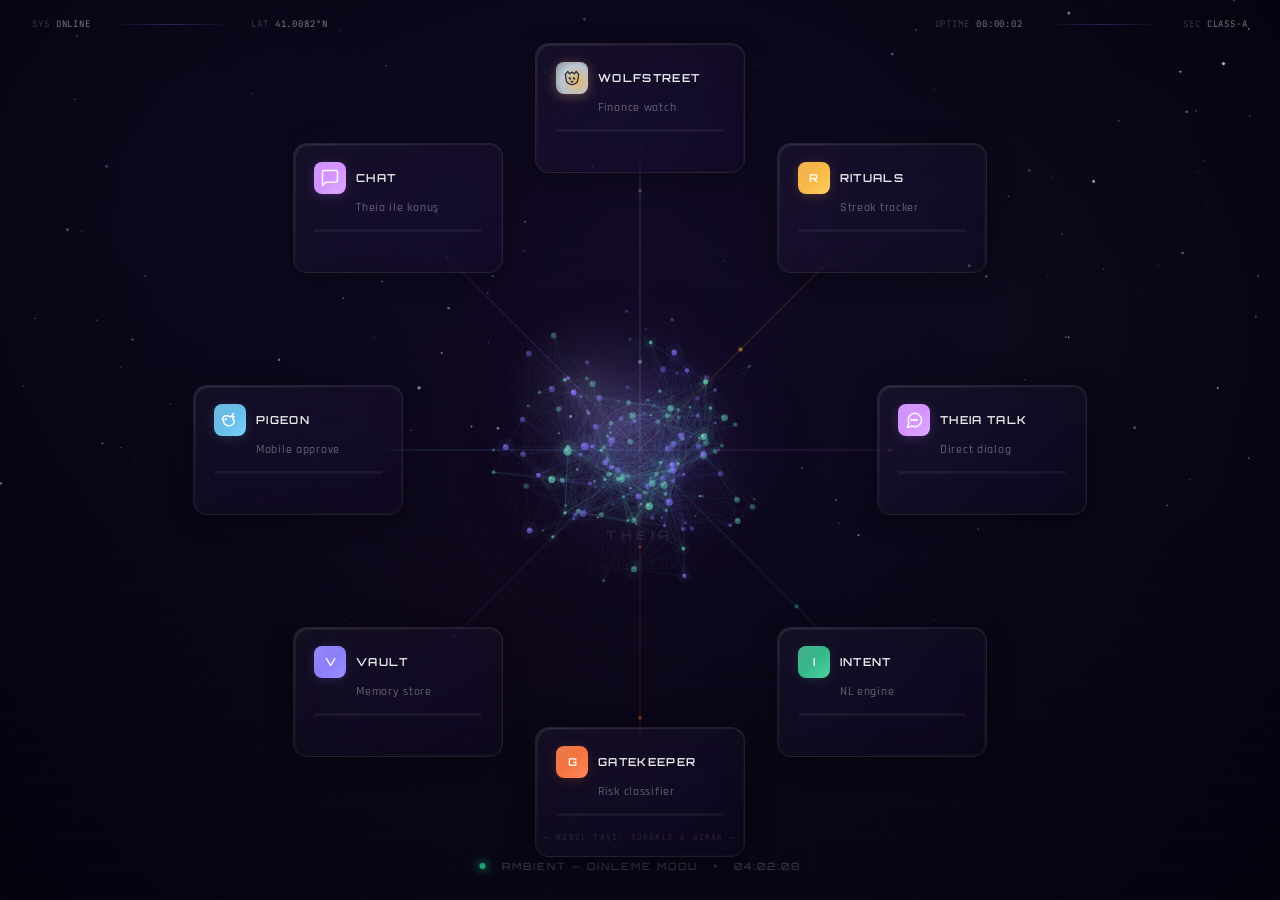
<file: _archive/theia_hud_old.html>
<!DOCTYPE html>
<html lang="tr">
<head>
<meta charset="UTF-8">
<meta name="viewport" content="width=device-width, initial-scale=1.0">
<title>Theia Vault — Core</title>
<style>
@import url('https://fonts.googleapis.com/css2?family=Orbitron:wght@400;500;600;700;800;900&family=Rajdhani:wght@300;400;500;600;700&family=JetBrains+Mono:wght@300;400;500;600&display=swap');

* { margin:0; padding:0; box-sizing:border-box; }
html, body { width:100%; height:100%; background:#05030a; overflow:hidden; }

canvas { position:absolute; top:0; left:0; }
#bg { z-index:0; }
#c  { z-index:1; }

#overlay { position:absolute; top:0; left:0; width:100%; height:100%; pointer-events:none; z-index:10; }

/* ========== MODULE CARDS ========== */
.mod {
  position:absolute;
  pointer-events:all;
  cursor:pointer;
  width:210px;
  padding:18px 20px;
  border-radius:14px;
  border:1px solid rgba(255,255,255,0.08);
  background:linear-gradient(145deg, rgba(255,255,255,0.04) 0%, rgba(255,255,255,0.01) 100%);
  backdrop-filter:blur(20px) saturate(1.4);
  -webkit-backdrop-filter:blur(20px) saturate(1.4);
  transition:all 0.45s cubic-bezier(0.23, 1, 0.32, 1);
  transform: translate(-50%,-50%) translateZ(0px) rotateX(0deg) rotateY(0deg);
  transform-style:preserve-3d;
  box-shadow:
    0 4px 24px rgba(0,0,0,0.4),
    inset 0 1px 0 rgba(255,255,255,0.06),
    inset 0 -1px 0 rgba(0,0,0,0.3);
  overflow:hidden;
}
.mod::before {
  content:'';
  position:absolute;
  top:0; left:0; right:0; bottom:0;
  border-radius:14px;
  padding:1.5px;
  background:linear-gradient(135deg, rgba(255,255,255,0.12) 0%, rgba(255,255,255,0.02) 50%, rgba(255,255,255,0.08) 100%);
  -webkit-mask:linear-gradient(#fff 0 0) content-box, linear-gradient(#fff 0 0);
  -webkit-mask-composite:xor;
  mask-composite:exclude;
  pointer-events:none;
  opacity:0.6;
  transition:opacity 0.4s;
}
.mod::after {
  content:'';
  position:absolute;
  top:-50%; left:-50%; width:200%; height:200%;
  background:radial-gradient(circle at var(--mx,50%) var(--my,50%), rgba(255,255,255,0.08) 0%, transparent 60%);
  pointer-events:none;
  opacity:0;
  transition:opacity 0.4s;
}
.mod:hover::after { opacity:1; }
.mod:hover::before { opacity:1; }
.mod:hover {
  border-color:rgba(255,255,255,0.18);
  background:linear-gradient(145deg, rgba(255,255,255,0.07) 0%, rgba(255,255,255,0.02) 100%);
  transform: translate(-50%,-50%) translateZ(40px) rotateX(var(--rx,0deg)) rotateY(var(--ry,0deg)) scale(1.06);
  box-shadow:
    0 8px 40px rgba(0,0,0,0.5),
    0 0 60px var(--glow, rgba(124,110,245,0.15)),
    inset 0 1px 0 rgba(255,255,255,0.1),
    inset 0 -1px 0 rgba(0,0,0,0.3);
}
.mod.active {
  background:linear-gradient(145deg, rgba(255,255,255,0.1) 0%, rgba(255,255,255,0.03) 100%);
  border-color:var(--col, rgba(124,110,245,0.5));
  transform: translate(-50%,-50%) translateZ(25px) rotateX(var(--rx,0deg)) rotateY(var(--ry,0deg));
  box-shadow:
    0 0 80px var(--glow, rgba(124,110,245,0.25)),
    0 0 120px var(--glow2, rgba(124,110,245,0.08)),
    inset 0 1px 0 rgba(255,255,255,0.15),
    inset 0 -1px 0 rgba(0,0,0,0.2);
  animation:modPulse 2.5s ease-in-out infinite;
}
@keyframes modPulse {
  0%, 100% { box-shadow:0 0 80px var(--glow, rgba(124,110,245,0.25)), 0 0 120px var(--glow2, rgba(124,110,245,0.08)), inset 0 1px 0 rgba(255,255,255,0.15); }
  50% { box-shadow:0 0 100px var(--glow, rgba(124,110,245,0.35)), 0 0 160px var(--glow2, rgba(124,110,245,0.12)), inset 0 1px 0 rgba(255,255,255,0.2); }
}

.mod-header { display:flex; align-items:center; gap:10px; position:relative; z-index:2; transform:translateZ(15px); }
.mod-icon {
  width:32px; height:32px;
  border-radius:8px;
  display:flex; align-items:center; justify-content:center;
  font-family:'Orbitron', sans-serif;
  font-size:11px; font-weight:700;
  color:rgba(255,255,255,0.9);
  background:linear-gradient(135deg, var(--col, #7C6EF5) 0%, var(--col2, #5a4fd4) 100%);
  box-shadow:0 2px 12px var(--glow, rgba(124,110,245,0.4));
  position:relative;
  overflow:hidden;
  transform:translateZ(5px);
}
.mod-icon::after {
  content:'';
  position:absolute; top:0; left:0; right:0; bottom:0;
  background:linear-gradient(135deg, rgba(255,255,255,0.2) 0%, transparent 50%);
}
.mod-icon.svg-icon { padding:6px; }
.mod-icon.svg-icon svg { width:100%; height:100%; color:rgba(255,255,255,0.95); position:relative; z-index:2; }

#m-wolf .mod-icon {
  background: radial-gradient(circle at 65% 60%, var(--col2, #E8B86D) 0%, var(--col, #B8C5D6) 55%, #6b7585 100%);
  box-shadow: 0 2px 12px rgba(232, 184, 109, 0.35), inset 0 0 8px rgba(232, 184, 109, 0.15);
}
#m-wolf .mod-icon svg { color: rgba(20, 25, 35, 0.85); }

.mod-name {
  font-family:'Orbitron', sans-serif;
  font-size:11px; font-weight:600; letter-spacing:.12em;
  color:rgba(255,255,255,0.92); text-transform:uppercase;
}
.mod-sub {
  font-family:'Rajdhani', sans-serif;
  font-size:12px; font-weight:500; color:rgba(255,255,255,0.35);
  margin-top:6px; letter-spacing:.06em; padding-left:42px;
  transform:translateZ(10px);
}
.mod-bar-wrap {
  margin-top:14px;
  height:3px;
  border-radius:2px;
  background:rgba(255,255,255,0.05);
  overflow:hidden;
  position:relative;
  transform:translateZ(10px);
}
.mod-bar {
  height:100%; border-radius:2px; width:0%;
  transition:width 0.6s cubic-bezier(0.23, 1, 0.32, 1);
  background:linear-gradient(90deg, var(--col, #7C6EF5) 0%, var(--col2, #9b8fff) 100%);
  box-shadow:0 0 8px var(--glow, rgba(124,110,245,0.5));
}
.mod-stats {
  display:flex; gap:12px; margin-top:10px; padding-left:42px;
  opacity:0; transform:translateY(4px) translateZ(10px);
  transition:all 0.35s ease;
}
.mod:hover .mod-stats, .mod.active .mod-stats { opacity:1; transform:translateY(0) translateZ(10px); }
.mod-stat {
  font-family:'JetBrains Mono', monospace;
  font-size:9px; color:rgba(255,255,255,0.25);
  letter-spacing:.04em;
}
.mod-stat span { color:var(--col, rgba(255,255,255,0.5)); font-weight:500; }

/* ========== STATUS BAR ========== */
#statusbar {
  position:absolute; bottom:28px; left:50%; transform:translateX(-50%);
  font-family:'Orbitron', sans-serif;
  font-size:10px; font-weight:500; letter-spacing:.2em;
  color:rgba(255,255,255,0.18); text-transform:uppercase;
  pointer-events:none; text-align:center; white-space:nowrap;
  display:flex; align-items:center; gap:16px;
}
#statusbar .sep { width:4px; height:4px; border-radius:50%; background:rgba(255,255,255,0.12); }
#statusbar .pulse-dot {
  width:6px; height:6px; border-radius:50%; background:#1D9E75;
  box-shadow:0 0 8px #1D9E75, 0 0 16px #1D9E75;
  animation:statusPulse 2s ease-in-out infinite;
}
@keyframes statusPulse {
  0%, 100% { opacity:0.6; transform:scale(1); }
  50% { opacity:1; transform:scale(1.3); }
}

/* ========== CORE LABEL ========== */
#corelabel {
  position:absolute; top:50%; left:50%; transform:translate(-50%,-50%);
  font-family:'Orbitron', sans-serif;
  font-size:13px; font-weight:700; letter-spacing:.35em;
  color:rgba(255,255,255,0.08); text-transform:uppercase;
  pointer-events:none; text-align:center; line-height:2.2;
  margin-top:100px;
  text-shadow:0 0 40px rgba(124,110,245,0.1);
  transition:transform 0.65s cubic-bezier(0.23, 1, 0.32, 1), opacity 0.5s;
}
#corelabel span { font-size:9px; letter-spacing:.4em; color:rgba(255,255,255,0.04); }
body.ws-open #corelabel { transform: translate(-50%, -50%) translateX(-12%) scale(0.85); opacity: 0.4; }

/* ========== TOP HUD BAR ========== */
#hud-top {
  position:absolute; top:0; left:0; right:0;
  height:48px; display:flex; align-items:center; justify-content:space-between;
  padding:0 32px; pointer-events:none; z-index:20;
}
.hud-left, .hud-right { display:flex; align-items:center; gap:20px; }
.hud-item {
  font-family:'JetBrains Mono', monospace;
  font-size:9px; letter-spacing:.1em;
  color:rgba(255,255,255,0.2); text-transform:uppercase;
}
.hud-item span { color:rgba(255,255,255,0.45); }
.hud-line { width:120px; height:1px; background:linear-gradient(90deg, transparent, rgba(124,110,245,0.3), transparent); }

/* ========== DRAG & DROP ========== */
.mod.dragging {
  opacity: 0.35;
  transform: translate(-50%,-50%) translateZ(0px) scale(0.92) !important;
  transition: opacity 0.15s, transform 0.15s !important;
  pointer-events: none;
  border-color: rgba(255,255,255,0.25) !important;
}
.mod.drag-ghost {
  position: fixed;
  pointer-events: none;
  z-index: 9999;
  transform: translate(-50%,-50%) translateZ(60px) rotateX(4deg) scale(1.08) !important;
  opacity: 0.92;
  box-shadow:
    0 16px 60px rgba(0,0,0,0.6),
    0 0 80px var(--glow, rgba(124,110,245,0.3)),
    inset 0 1px 0 rgba(255,255,255,0.15) !important;
  border-color: rgba(255,255,255,0.3) !important;
  transition: none !important;
  cursor: grabbing;
}
.mod.drop-target {
  border-color: rgba(255,255,255,0.35) !important;
  background: linear-gradient(145deg, rgba(255,255,255,0.1) 0%, rgba(255,255,255,0.04) 100%) !important;
  box-shadow:
    0 0 60px var(--glow, rgba(124,110,245,0.3)),
    inset 0 1px 0 rgba(255,255,255,0.2) !important;
  transform: translate(-50%,-50%) translateZ(30px) scale(1.05) !important;
  transition: all 0.2s cubic-bezier(0.23, 1, 0.32, 1) !important;
}
.mod { cursor: grab; }
.mod:active { cursor: grabbing; }

@keyframes swapFlash {
  0% { box-shadow: 0 0 0 rgba(255,255,255,0); }
  40% { box-shadow: 0 0 80px rgba(255,255,255,0.3), 0 0 120px var(--glow, rgba(124,110,245,0.4)); }
  100% { box-shadow: 0 4px 24px rgba(0,0,0,0.4); }
}
.mod.swap-flash { animation: swapFlash 0.5s ease-out forwards !important; }

#drag-hint {
  position: absolute;
  bottom: 58px; left: 50%;
  transform: translateX(-50%);
  font-family: 'JetBrains Mono', monospace;
  font-size: 8px; letter-spacing: .15em;
  color: rgba(255,255,255,0.12);
  text-transform: uppercase;
  pointer-events: none; z-index: 20;
  opacity: 1; transition: opacity 0.6s;
}
#drag-hint.hidden { opacity: 0; }

/* ========== WORKSPACE PANEL ========== */
#workspace {
  position: absolute;
  top: 68px; bottom: 68px;
  right: 32px;
  left: 50%;
  border-radius: 16px;
  border: 1px solid rgba(255,255,255,0.1);
  background: linear-gradient(145deg, rgba(20,15,40,0.85) 0%, rgba(10,8,25,0.92) 100%);
  backdrop-filter: blur(28px) saturate(1.6);
  -webkit-backdrop-filter: blur(28px) saturate(1.6);
  box-shadow:
    0 8px 60px rgba(0,0,0,0.5),
    0 0 100px var(--ws-glow, rgba(124,110,245,0.15)),
    inset 0 1px 0 rgba(255,255,255,0.08);
  z-index: 60;
  display: flex;
  flex-direction: column;
  overflow: hidden;
  visibility: hidden;
  opacity: 0;
  transform: translateX(40px) scale(0.94);
  transition:
    opacity 0.55s cubic-bezier(0.23, 1, 0.32, 1),
    transform 0.6s cubic-bezier(0.23, 1, 0.32, 1),
    visibility 0s linear 0.55s;
  pointer-events: none;
}
#workspace.open {
  visibility: visible;
  opacity: 1;
  transform: translateX(0) scale(1);
  pointer-events: auto;
  transition:
    opacity 0.55s cubic-bezier(0.23, 1, 0.32, 1),
    transform 0.6s cubic-bezier(0.23, 1, 0.32, 1),
    visibility 0s linear 0s;
}
#workspace::before {
  content: '';
  position: absolute; top: 0; left: 0; right: 0; bottom: 0;
  border-radius: 16px; padding: 1.5px;
  background: linear-gradient(135deg, var(--ws-col, rgba(124,110,245,0.4)) 0%, rgba(255,255,255,0.04) 50%, var(--ws-col, rgba(124,110,245,0.2)) 100%);
  -webkit-mask: linear-gradient(#fff 0 0) content-box, linear-gradient(#fff 0 0);
  -webkit-mask-composite: xor; mask-composite: exclude;
  pointer-events: none; opacity: 0.7;
}

#ws-header {
  padding: 16px 20px;
  border-bottom: 1px solid rgba(255,255,255,0.06);
  display: flex; align-items: center; gap: 14px;
  flex-shrink: 0;
  opacity: 0; transform: translateY(-8px);
  transition: opacity 0.5s ease 0.15s, transform 0.5s ease 0.15s;
}
#workspace.open #ws-header { opacity: 1; transform: translateY(0); }

#ws-body {
  flex: 1; overflow: hidden; display: flex;
  opacity: 0; transform: translateY(12px);
  transition: opacity 0.5s ease 0.28s, transform 0.5s ease 0.28s;
}
#workspace.open #ws-body { opacity: 1; transform: translateY(0); }

#ws-icon {
  width: 36px; height: 36px;
  border-radius: 9px;
  display: flex; align-items: center; justify-content: center;
  background: linear-gradient(135deg, var(--ws-col, #7C6EF5) 0%, var(--ws-col2, #5a4fd4) 100%);
  box-shadow: 0 2px 16px var(--ws-glow, rgba(124,110,245,0.5));
  font-family: 'Orbitron', sans-serif;
  font-size: 13px; font-weight: 700;
  color: rgba(255,255,255,0.95);
  position: relative; overflow: hidden;
}
#ws-icon svg { width: 22px; height: 22px; color: rgba(255,255,255,0.95); }
#ws-icon::after { content: ''; position: absolute; top: 0; left: 0; right: 0; bottom: 0; background: linear-gradient(135deg, rgba(255,255,255,0.25) 0%, transparent 50%); }
#ws-title-wrap { flex: 1; }
#ws-title { font-family: 'Orbitron', sans-serif; font-size: 14px; font-weight: 700; letter-spacing: .14em; color: rgba(255,255,255,0.95); text-transform: uppercase; }
#ws-sub { font-family: 'Rajdhani', sans-serif; font-size: 12px; color: rgba(255,255,255,0.4); letter-spacing: .04em; margin-top: 2px; }
#ws-close {
  width: 36px; height: 36px;
  border-radius: 9px;
  background: rgba(255,255,255,0.04);
  border: 1px solid rgba(255,255,255,0.08);
  cursor: pointer;
  display: flex; align-items: center; justify-content: center;
  transition: all 0.2s; flex-shrink: 0;
}
#ws-close:hover { background: rgba(232,93,36,0.15); border-color: rgba(232,93,36,0.4); transform: rotate(90deg); }
#ws-close svg { width: 14px; height: 14px; stroke: rgba(255,255,255,0.6); stroke-width: 2; fill: none; stroke-linecap: round; }
#ws-close:hover svg { stroke: rgba(255,180,140,0.95); }

#c { transition: transform 0.65s cubic-bezier(0.23, 1, 0.32, 1); }
body.ws-open #c { transform-origin: 50% 50%; transform: translateX(-12%) scale(0.85); }
body.ws-open .mod:not(.active) { opacity: 0.3; transition: opacity 0.5s; }
body.ws-open .mod.active { z-index: 70; }

/* ========== TALK / CHAT WORKSPACE ========== */
.talk-history {
  width: 220px; border-right: 1px solid rgba(255,255,255,0.05);
  display: flex; flex-direction: column; flex-shrink: 0;
}
.talk-history-header {
  padding: 14px 16px 10px;
  font-family: 'Orbitron', sans-serif; font-size: 9px; font-weight: 600; letter-spacing: .18em;
  color: rgba(255,255,255,0.3); text-transform: uppercase;
  display: flex; justify-content: space-between; align-items: center;
}
.talk-new-btn {
  background: rgba(199,125,255,0.1);
  border: 1px solid rgba(199,125,255,0.2);
  color: rgba(199,125,255,0.9);
  font-family: 'JetBrains Mono', monospace;
  font-size: 9px; padding: 4px 8px; border-radius: 5px; cursor: pointer;
  letter-spacing: .05em; transition: all 0.2s;
}
.talk-new-btn:hover { background: rgba(199,125,255,0.2); border-color: rgba(199,125,255,0.4); }
.talk-history-list {
  flex: 1; overflow-y: auto; padding: 4px 8px 12px;
  scrollbar-width: thin; scrollbar-color: rgba(255,255,255,0.08) transparent;
}
.talk-history-list::-webkit-scrollbar { width: 3px; }
.talk-history-list::-webkit-scrollbar-thumb { background: rgba(255,255,255,0.08); border-radius: 2px; }
.history-item {
  padding: 9px 11px; border-radius: 7px; margin-bottom: 4px;
  cursor: pointer; border: 1px solid transparent; transition: all 0.2s;
}
.history-item:hover { background: rgba(255,255,255,0.04); border-color: rgba(255,255,255,0.06); }
.history-item.active { background: rgba(199,125,255,0.08); border-color: rgba(199,125,255,0.2); }
.history-title {
  font-family: 'Rajdhani', sans-serif; font-size: 12.5px; font-weight: 500;
  color: rgba(255,255,255,0.8); white-space: nowrap; overflow: hidden; text-overflow: ellipsis; margin-bottom: 2px;
}
.history-meta { font-family: 'JetBrains Mono', monospace; font-size: 9px; color: rgba(255,255,255,0.25); letter-spacing: .04em; }
.history-empty { padding: 20px 14px; text-align: center; font-family: 'Rajdhani', sans-serif; font-size: 11.5px; color: rgba(255,255,255,0.25); font-style: italic; }

.talk-main { flex: 1; display: flex; flex-direction: column; min-width: 0; }
.talk-messages {
  flex: 1; overflow-y: auto; padding: 18px 22px;
  display: flex; flex-direction: column; gap: 14px;
  scrollbar-width: thin; scrollbar-color: rgba(255,255,255,0.08) transparent;
}
.talk-messages::-webkit-scrollbar { width: 3px; }
.talk-messages::-webkit-scrollbar-thumb { background: rgba(255,255,255,0.08); border-radius: 2px; }
.talk-msg { display: flex; flex-direction: column; gap: 4px; max-width: 78%; animation: msgIn 0.3s ease-out; }
.talk-msg.user { align-self: flex-end; }
.talk-msg.theia { align-self: flex-start; }
@keyframes msgIn { from{opacity:0;transform:translateY(6px)} to{opacity:1;transform:translateY(0)} }
.talk-msg-label { font-family: 'JetBrains Mono', monospace; font-size: 9px; letter-spacing: .12em; text-transform: uppercase; color: rgba(255,255,255,0.25); }
.talk-msg.user .talk-msg-label { text-align: right; }
.talk-msg-bubble {
  padding: 11px 15px; border-radius: 12px;
  font-family: 'Rajdhani', sans-serif; font-size: 14px; line-height: 1.55;
  color: rgba(255,255,255,0.85); word-break: break-word;
}
.talk-msg.user .talk-msg-bubble {
  background: rgba(199,125,255,0.1); border: 1px solid rgba(199,125,255,0.2); border-bottom-right-radius: 4px;
}
.talk-msg.theia .talk-msg-bubble {
  background: rgba(255,255,255,0.04); border: 1px solid rgba(255,255,255,0.07); border-bottom-left-radius: 4px;
}
.typing-dots span {
  display:inline-block; width:4px; height:4px; border-radius:50%;
  background:rgba(255,255,255,0.3); margin:0 2px;
  animation:typingBounce 1.2s ease-in-out infinite;
}
.typing-dots span:nth-child(2){animation-delay:.2s}
.typing-dots span:nth-child(3){animation-delay:.4s}
@keyframes typingBounce {
  0%,60%,100%{transform:translateY(0);opacity:.3}
  30%{transform:translateY(-4px);opacity:.8}
}

.talk-input-area {
  padding: 14px 18px 16px; border-top: 1px solid rgba(255,255,255,0.06);
  display: flex; gap: 10px; align-items: flex-end; flex-shrink: 0;
}
.talk-input {
  flex: 1; background: rgba(255,255,255,0.03);
  border: 1px solid rgba(255,255,255,0.08); border-radius: 10px;
  padding: 11px 14px; font-family: 'Rajdhani', sans-serif;
  font-size: 14px; color: rgba(255,255,255,0.85);
  resize: none; outline: none; max-height: 120px; min-height: 42px;
  line-height: 1.45; transition: border-color 0.2s; scrollbar-width: none;
}
.talk-input::placeholder { color: rgba(255,255,255,0.22); }
.talk-input:focus { border-color: rgba(199,125,255,0.35); }
.talk-send {
  width: 42px; height: 42px; border-radius: 10px;
  background: linear-gradient(135deg, rgba(199,125,255,0.2) 0%, rgba(199,125,255,0.08) 100%);
  border: 1px solid rgba(199,125,255,0.3); cursor: pointer; flex-shrink: 0;
  display: flex; align-items: center; justify-content: center; transition: all 0.2s;
}
.talk-send:hover { background: linear-gradient(135deg, rgba(199,125,255,0.3) 0%, rgba(199,125,255,0.15) 100%); border-color: rgba(199,125,255,0.5); transform: translateY(-1px); }
.talk-send svg { width: 16px; height: 16px; fill: none; stroke: rgba(255,255,255,0.85); stroke-width: 2; stroke-linecap: round; stroke-linejoin: round; }

/* ========== WOLFSTREET WORKSPACE ========== */
.wolf-content { flex: 1; display: flex; flex-direction: column; overflow: hidden; }
.wolf-summary-bar { display: flex; gap: 12px; padding: 16px 20px; border-bottom: 1px solid rgba(255,255,255,0.05); flex-shrink: 0; }
.wolf-summary-card {
  flex: 1; padding: 12px 14px; background: rgba(255,255,255,0.02);
  border: 1px solid rgba(255,255,255,0.06); border-radius: 9px; min-width: 0;
}
.wolf-summary-card.urgent { background: linear-gradient(135deg, rgba(232, 184, 109, 0.08) 0%, rgba(232, 184, 109, 0.02) 100%); border-color: rgba(232, 184, 109, 0.25); }
.wolf-summary-label { font-family: 'JetBrains Mono', monospace; font-size: 8.5px; letter-spacing: .15em; text-transform: uppercase; color: rgba(255,255,255,0.35); margin-bottom: 5px; }
.wolf-summary-value { font-family: 'Orbitron', sans-serif; font-size: 17px; font-weight: 700; color: rgba(255,255,255,0.92); }
.wolf-summary-card.urgent .wolf-summary-value { color: #E8B86D; }
.wolf-summary-sub { font-family: 'Rajdhani', sans-serif; font-size: 11px; color: rgba(255,255,255,0.4); margin-top: 3px; }

.wolf-tabs { display: flex; gap: 2px; padding: 0 20px; border-bottom: 1px solid rgba(255,255,255,0.05); flex-shrink: 0; }
.wolf-tab {
  padding: 10px 16px; background: transparent; border: none; border-bottom: 2px solid transparent;
  color: rgba(255,255,255,0.4); font-family: 'Orbitron', sans-serif; font-size: 9.5px; font-weight: 600;
  letter-spacing: .15em; text-transform: uppercase; cursor: pointer; transition: all 0.2s;
}
.wolf-tab:hover { color: rgba(255,255,255,0.7); }
.wolf-tab.active { color: #E8B86D; border-bottom-color: #E8B86D; }

.wolf-list {
  flex: 1; overflow-y: auto; padding: 14px 20px 20px;
  scrollbar-width: thin; scrollbar-color: rgba(255,255,255,0.08) transparent;
}
.wolf-list::-webkit-scrollbar { width: 3px; }
.wolf-list::-webkit-scrollbar-thumb { background: rgba(255,255,255,0.08); border-radius: 2px; }

.invoice-row {
  display: flex; align-items: center; gap: 14px; padding: 12px 14px; margin-bottom: 6px;
  background: rgba(255,255,255,0.02); border: 1px solid rgba(255,255,255,0.05); border-radius: 9px; transition: all 0.2s;
}
.invoice-row:hover { background: rgba(255,255,255,0.04); border-color: rgba(255,255,255,0.1); }
.invoice-row.urgent { border-color: rgba(232, 184, 109, 0.3); background: linear-gradient(90deg, rgba(232, 184, 109, 0.06) 0%, rgba(255,255,255,0.02) 100%); }
.invoice-row.overdue { border-color: rgba(232, 93, 36, 0.4); background: linear-gradient(90deg, rgba(232, 93, 36, 0.08) 0%, rgba(255,255,255,0.02) 100%); }
.invoice-icon { width: 32px; height: 32px; border-radius: 7px; background: rgba(255,255,255,0.05); display: flex; align-items: center; justify-content: center; font-family: 'Orbitron', sans-serif; font-size: 10px; font-weight: 700; color: rgba(255,255,255,0.7); flex-shrink: 0; }
.invoice-main { flex: 1; min-width: 0; }
.invoice-name { font-family: 'Rajdhani', sans-serif; font-size: 13.5px; font-weight: 600; color: rgba(255,255,255,0.85); margin-bottom: 2px; }
.invoice-meta { font-family: 'JetBrains Mono', monospace; font-size: 9.5px; color: rgba(255,255,255,0.35); letter-spacing: .03em; }
.invoice-amount { font-family: 'Orbitron', sans-serif; font-size: 14px; font-weight: 600; color: rgba(255,255,255,0.9); text-align: right; flex-shrink: 0; }
.invoice-due { font-family: 'JetBrains Mono', monospace; font-size: 9px; color: rgba(255,255,255,0.4); text-align: right; margin-top: 2px; letter-spacing: .04em; }
.invoice-row.urgent .invoice-due { color: #E8B86D; }
.invoice-row.overdue .invoice-due { color: #ff8a5c; }

.wolf-empty-banner {
  margin: 16px 20px; padding: 14px 18px;
  background: linear-gradient(135deg, rgba(184, 197, 214, 0.05) 0%, rgba(232, 184, 109, 0.04) 100%);
  border: 1px dashed rgba(232, 184, 109, 0.2); border-radius: 10px;
  display: flex; align-items: center; gap: 12px;
}
.wolf-empty-banner-icon { width: 24px; height: 24px; flex-shrink: 0; color: rgba(232, 184, 109, 0.7); }
.wolf-empty-banner-text { font-family: 'Rajdhani', sans-serif; font-size: 12.5px; color: rgba(255,255,255,0.55); line-height: 1.5; }
.wolf-empty-banner-text strong { color: #E8B86D; font-weight: 600; }

/* ========== SKELETON WORKSPACE ========== */
.skeleton-content { flex: 1; display: flex; align-items: center; justify-content: center; flex-direction: column; padding: 40px; }
.skeleton-icon {
  width: 80px; height: 80px; border-radius: 18px;
  background: linear-gradient(135deg, var(--ws-col, #7C6EF5) 0%, var(--ws-col2, #5a4fd4) 100%);
  box-shadow: 0 8px 40px var(--ws-glow, rgba(124,110,245,0.4));
  display: flex; align-items: center; justify-content: center;
  font-family: 'Orbitron', sans-serif; font-size: 32px; font-weight: 700;
  color: rgba(255,255,255,0.95); margin-bottom: 24px; position: relative; overflow: hidden;
  animation: skeletonPulse 3s ease-in-out infinite;
}
.skeleton-icon svg { width: 44px; height: 44px; color: rgba(255,255,255,0.95); }
.skeleton-icon::after { content: ''; position: absolute; top: 0; left: 0; right: 0; bottom: 0; background: linear-gradient(135deg, rgba(255,255,255,0.25) 0%, transparent 60%); }
@keyframes skeletonPulse {
  0%, 100% { transform: scale(1); box-shadow: 0 8px 40px var(--ws-glow, rgba(124,110,245,0.4)); }
  50% { transform: scale(1.04); box-shadow: 0 12px 60px var(--ws-glow, rgba(124,110,245,0.55)); }
}
.skeleton-title { font-family: 'Orbitron', sans-serif; font-size: 22px; font-weight: 700; letter-spacing: .2em; color: rgba(255,255,255,0.9); text-transform: uppercase; margin-bottom: 8px; }
.skeleton-sub { font-family: 'Rajdhani', sans-serif; font-size: 14px; color: rgba(255,255,255,0.4); letter-spacing: .06em; margin-bottom: 28px; }
.skeleton-tag { font-family: 'JetBrains Mono', monospace; font-size: 10px; letter-spacing: .25em; color: rgba(255,255,255,0.35); text-transform: uppercase; padding: 8px 18px; border: 1px solid rgba(255,255,255,0.1); border-radius: 20px; background: rgba(255,255,255,0.03); margin-bottom: 32px; }
.skeleton-stats { display: flex; gap: 24px; margin-top: 8px; }
.skeleton-stat { text-align: center; padding: 14px 22px; background: rgba(255,255,255,0.02); border: 1px solid rgba(255,255,255,0.06); border-radius: 10px; min-width: 100px; }
.skeleton-stat-value { font-family: 'Orbitron', sans-serif; font-size: 18px; font-weight: 700; color: var(--ws-col, rgba(124,110,245,0.9)); margin-bottom: 4px; }
.skeleton-stat-label { font-family: 'JetBrains Mono', monospace; font-size: 9px; letter-spacing: .12em; color: rgba(255,255,255,0.3); text-transform: uppercase; }

/* ========== MOBILE RESPONSIVE ========== */
@media (max-width: 900px) {
  #workspace { left: 16px; right: 16px; top: 60px; bottom: 60px; }
  .talk-history { width: 160px; }
}
@media (max-width: 640px) {
  #hud-top { padding: 0 14px; height: 40px; }
  .hud-line { width: 60px; }
  #workspace { left: 8px; right: 8px; top: 50px; bottom: 50px; }
  .talk-history { width: 130px; }
  .talk-history-list { padding: 4px; }
  .history-item { padding: 7px 9px; }
  .history-title { font-size: 11.5px; }
  .talk-messages { padding: 12px 14px; }
  .talk-msg { max-width: 90%; }
  .talk-input-area { padding: 10px 12px; }
}

/* ========== PORTRAIT MOBILE (dikey) ========== */
@media (max-width: 600px) and (orientation: portrait),
       (max-height: 700px) and (max-width: 500px) {

  html, body { overflow: hidden; height: 100%; width: 100%; }
  canvas { position: fixed !important; }

  #hud-top { padding: 0 12px; height: 36px; z-index: 30; }
  .hud-left, .hud-right { gap: 8px; }
  .hud-item { font-size: 7.5px; }
  .hud-line { display: none; }

  #corelabel {
    display: block; font-size: 11px; letter-spacing: .25em;
    margin-top: 60px; color: rgba(255,255,255,0.12);
    text-shadow: 0 0 30px rgba(124,110,245,0.15);
  }
  #corelabel span { font-size: 8px; letter-spacing: .3em; color: rgba(255,255,255,0.06); }

  #statusbar { bottom: 10px; font-size: 8px; gap: 8px; letter-spacing: .12em; }
  #drag-hint { display: none; }

  #overlay { position: fixed; top:0; left:0; right:0; bottom:0; overflow:visible; pointer-events:none; z-index:10; }

  /* Daha küçük, yarı saydam */
  .mod {
    width: 150px !important;
    padding: 12px 14px !important;
    border-radius: 12px !important;
    background: linear-gradient(145deg, rgba(255,255,255,0.025) 0%, rgba(255,255,255,0.005) 100%) !important;
    backdrop-filter: blur(14px) saturate(1.2) !important;
    -webkit-backdrop-filter: blur(14px) saturate(1.2) !important;
    border: 1px solid rgba(255,255,255,0.06) !important;
    box-shadow: 0 2px 16px rgba(0,0,0,0.35), inset 0 1px 0 rgba(255,255,255,0.04) !important;
    transform: translate(-50%,-50%) !important;
    transform-style: flat !important;
  }
  .mod::before { opacity: 0.3 !important; }
  .mod::after { display: none !important; }

  .mod:hover {
    transform: translate(-50%,-50%) scale(1.03) !important;
    background: linear-gradient(145deg, rgba(255,255,255,0.05) 0%, rgba(255,255,255,0.015) 100%) !important;
    border-color: rgba(255,255,255,0.15) !important;
    box-shadow: 0 4px 24px rgba(0,0,0,0.45), 0 0 30px var(--glow, rgba(124,110,245,0.2)) !important;
  }
  .mod.active {
    transform: translate(-50%,-50%) scale(1.03) !important;
    background: linear-gradient(145deg, rgba(255,255,255,0.07) 0%, rgba(255,255,255,0.02) 100%) !important;
    border-color: var(--col, rgba(124,110,245,0.5)) !important;
    box-shadow: 0 0 50px var(--glow, rgba(124,110,245,0.3)), 0 0 80px var(--glow2, rgba(124,110,245,0.1)) !important;
  }
  .mod.dragging { transform: translate(-50%,-50%) scale(0.95) !important; opacity: 0.5 !important; }
  .mod.drop-target { transform: translate(-50%,-50%) scale(1.05) !important; }

  .mod-header { gap: 8px; }
  .mod-icon { width: 26px; height: 26px; font-size: 9px; border-radius: 7px; }
  .mod-name { font-size: 9px; letter-spacing: .08em; }
  .mod-sub { font-size: 10px; margin-top: 3px; padding-left: 34px; }
  .mod-bar-wrap { margin-top: 8px; }
  .mod-stats { opacity: 1 !important; transform: none !important; padding-left: 34px; margin-top: 4px; }
  .mod-stat { font-size: 7.5px; }

  #workspace {
    position: fixed !important; left: 0 !important; right: 0 !important;
    top: 0 !important; bottom: 0 !important; border-radius: 0 !important;
    border-left: none !important; border-right: none !important; z-index: 200 !important;
  }
  body.ws-open #overlay { pointer-events: none; }
  body.ws-open .mod { display: none; }
  body.ws-open #c { transform: none !important; }
  body.ws-open #corelabel { display: none; }

  #ws-header { padding: 12px 14px; }
  #ws-icon { width: 30px; height: 30px; border-radius: 8px; }
  #ws-title { font-size: 12px; letter-spacing: .1em; }
  #ws-sub { font-size: 11px; }
  #ws-close { width: 32px; height: 32px; border-radius: 8px; }

  .talk-history { display: none !important; }
  .talk-main { width: 100%; }
  .talk-messages { padding: 10px 12px; gap: 10px; }
  .talk-msg { max-width: 92%; }
  .talk-msg-bubble { padding: 9px 12px; font-size: 13px; }
  .talk-input-area { padding: 8px 10px 10px; gap: 8px; }
  .talk-input { font-size: 13px; padding: 9px 11px; min-height: 38px; }
  .talk-send { width: 38px; height: 38px; border-radius: 9px; }

  .wolf-summary-bar { flex-direction: column; gap: 8px; padding: 12px 14px; }
  .wolf-summary-card { padding: 10px 12px; }
  .wolf-summary-value { font-size: 15px; }
  .wolf-tab { padding: 8px 10px; font-size: 8.5px; }
  .wolf-list { padding: 10px 14px 16px; }
  .invoice-row { padding: 10px 10px; gap: 10px; }
  .invoice-name { font-size: 12.5px; }
  .invoice-amount { font-size: 13px; }

  .skeleton-content { padding: 24px 16px; }
  .skeleton-icon { width: 60px; height: 60px; border-radius: 14px; margin-bottom: 16px; }
  .skeleton-icon svg { width: 32px; height: 32px; }
  .skeleton-title { font-size: 17px; letter-spacing: .14em; }
  .skeleton-sub { font-size: 12px; margin-bottom: 20px; }
  .skeleton-tag { font-size: 9px; padding: 6px 14px; margin-bottom: 24px; }
  .skeleton-stats { gap: 10px; flex-wrap: wrap; justify-content: center; }
  .skeleton-stat { padding: 10px 14px; min-width: 80px; }
  .skeleton-stat-value { font-size: 15px; }
}
</style>
</head>
<body>

<canvas id="bg"></canvas>
<canvas id="c"></canvas>

<div id="hud-top">
  <div class="hud-left">
    <div class="hud-item">SYS <span>ONLINE</span></div>
    <div class="hud-line"></div>
    <div class="hud-item">LAT <span>41.0082°N</span></div>
  </div>
  <div class="hud-right">
    <div class="hud-item">UPTIME <span id="uptime">00:00:00</span></div>
    <div class="hud-line"></div>
    <div class="hud-item">SEC <span>CLASS-A</span></div>
  </div>
</div>

<div id="overlay"></div>

<div id="drag-hint">— MODÜL TAŞI: SÜRÜKLE & BIRAK —</div>

<!-- WORKSPACE PANEL -->
<div id="workspace">
  <div id="ws-header">
    <div id="ws-icon"></div>
    <div id="ws-title-wrap">
      <div id="ws-title">MODULE</div>
      <div id="ws-sub">subtitle</div>
    </div>
    <button id="ws-close" title="Kapat (Esc)">
      <svg viewBox="0 0 24 24"><line x1="18" y1="6" x2="6" y2="18"/><line x1="6" y1="6" x2="18" y2="18"/></svg>
    </button>
  </div>
  <div id="ws-body"></div>
</div>

<div id="statusbar">
  <div class="pulse-dot"></div>
  AMBIENT — DİNLEME MODU
  <div class="sep"></div>
  <span id="clock">00:00:00</span>
</div>

<div id="corelabel">
  THEIA<br>
  <span>VAULT CORE</span>
</div>

<script>
// ========== CANVAS SETUP ==========
const bg     = document.getElementById('bg');
const bc     = bg.getContext('2d');
const canvas = document.getElementById('c');
const ctx    = canvas.getContext('2d');

let W, H, cx, cy, R, t = 0, activeModule = null;
let particles = [];
let ambientT = 0;
let mouseX = 0, mouseY = 0;

// SVG ikonlar
const ICONS = {
  pigeon: '<svg viewBox="0 0 24 24" fill="none" stroke="currentColor" stroke-width="1.8" stroke-linecap="round" stroke-linejoin="round"><path d="M3 12c0-3 2-5 5-5 1.5 0 3 .5 4 1.5L14 7l3 1-2 2 2 3c0 3-2 6-6 6-4 0-7-3-7-7z"/><circle cx="7" cy="11" r=".6" fill="currentColor"/><path d="M14 7l2-3"/></svg>',
  talk:   '<svg viewBox="0 0 24 24" fill="none" stroke="currentColor" stroke-width="1.8" stroke-linecap="round" stroke-linejoin="round"><path d="M21 12a8 8 0 0 1-11.5 7.2L4 21l1.8-5.5A8 8 0 1 1 21 12z"/><circle cx="9" cy="12" r=".7" fill="currentColor"/><circle cx="12" cy="12" r=".7" fill="currentColor"/><circle cx="15" cy="12" r=".7" fill="currentColor"/></svg>',
  wolf:   '<svg viewBox="0 0 24 24" fill="none" stroke="currentColor" stroke-width="1.6" stroke-linecap="round" stroke-linejoin="round"><path d="M4 8 L7 4 L9 7 L12 5 L15 7 L17 4 L20 8 L19 14 C19 17 16 20 12 20 C8 20 5 17 5 14 Z"/><path d="M9 12 L10 13" stroke-width="2.2"/><path d="M14 12 L15 13" stroke-width="2.2"/><path d="M11 16 L12 17 L13 16"/></svg>',
  chat:   '<svg viewBox="0 0 24 24" fill="none" stroke="currentColor" stroke-width="1.8" stroke-linecap="round" stroke-linejoin="round"><path d="M21 15a2 2 0 0 1-2 2H7l-4 4V5a2 2 0 0 1 2-2h14a2 2 0 0 1 2 2z"/></svg>',
};

const MODS = [
  { id:'wolf',   name:'WOLFSTREET', sub:'Finance watch',   col:'#B8C5D6', col2:'#E8B86D', angle:  0, icon:ICONS.wolf,   stats:'₺2.847 / 14 gün', svgIcon:true },
  { id:'ritual', name:'RITUALS',    sub:'Streak tracker',  col:'#EF9F27', col2:'#ffd166', angle: 45, icon:'R',          stats:'Day 47 / 365' },
  { id:'talk',   name:'THEIA TALK', sub:'Direct dialog',   col:'#C77DFF', col2:'#e0aaff', angle: 90, icon:ICONS.talk,   stats:'Claude Sonnet 4.6', svgIcon:true },
  { id:'intent', name:'INTENT',     sub:'NL engine',       col:'#1D9E75', col2:'#4dd4a0', angle:135, icon:'I',          stats:'Latency: 42ms' },
  { id:'guard',  name:'GATEKEEPER', sub:'Risk classifier', col:'#E85D24', col2:'#ff8a5c', angle:180, icon:'G',          stats:'Threat: LOW' },
  { id:'vault',  name:'VAULT',      sub:'Memory store',    col:'#7C6EF5', col2:'#9b8fff', angle:225, icon:'V',          stats:'8.2TB / 12TB' },
  { id:'pigeon', name:'PIGEON',     sub:'Mobile approve',  col:'#4FA8D5', col2:'#7dd3fc', angle:270, icon:ICONS.pigeon, stats:'Bot: Online', svgIcon:true },
  { id:'chat',   name:'CHAT',       sub:'Theia ile konuş', col:'#C77DFF', col2:'#e0aaff', angle:315, icon:ICONS.chat,   stats:'localhost:8000', svgIcon:true },
];

let nodes = [], synapses = [], stars = [];

function hex2rgb(h) {
  return [parseInt(h.slice(1,3),16), parseInt(h.slice(3,5),16), parseInt(h.slice(5,7),16)];
}

function resize() {
  W = canvas.width = bg.width = window.innerWidth;
  H = canvas.height = bg.height = window.innerHeight;
  cx = W / 2; cy = H / 2;
  R = Math.min(W, H) * 0.17;
  drawBg();
  layoutMods();
  buildNodes();
  buildSynapses();
  buildStars();
}

// ========== BACKGROUND ==========
function drawBg() {
  bc.clearRect(0, 0, W, H);
  const g = bc.createRadialGradient(cx, cy * 0.6, 0, cx, cy, Math.max(W, H));
  g.addColorStop(0, '#120a25');
  g.addColorStop(0.3, '#0a0618');
  g.addColorStop(0.6, '#060310');
  g.addColorStop(1, '#020105');
  bc.fillStyle = g;
  bc.fillRect(0, 0, W, H);

  const nebulas = [
    { x: cx * 0.3, y: cy * 0.4, r: Math.max(W,H)*0.4, col: 'rgba(124,110,245,0.03)' },
    { x: cx * 1.6, y: cy * 0.7, r: Math.max(W,H)*0.35, col: 'rgba(93,202,165,0.02)' },
    { x: cx * 0.8, y: cy * 1.3, r: Math.max(W,H)*0.3, col: 'rgba(232,93,36,0.015)' },
  ];
  nebulas.forEach(n => {
    const ng = bc.createRadialGradient(n.x, n.y, 0, n.x, n.y, n.r);
    ng.addColorStop(0, n.col); ng.addColorStop(1, 'transparent');
    bc.fillStyle = ng; bc.fillRect(0, 0, W, H);
  });

  const vx = cx, vy = cy * 0.42;
  bc.strokeStyle = 'rgba(124,110,245,0.04)';
  bc.lineWidth = 0.5;
  for (let i = 0; i < 24; i++) {
    const y = vy + (H - vy) * (i / 23);
    const spread = (y - vy) / (H - vy);
    bc.beginPath(); bc.moveTo(cx - W * 0.8 * spread, y); bc.lineTo(cx + W * 0.8 * spread, y); bc.stroke();
  }
  for (let i = -10; i <= 10; i++) {
    bc.beginPath(); bc.moveTo(vx, vy); bc.lineTo(cx + i * (W / 14), H); bc.stroke();
  }
}

// ========== STARS ==========
function buildStars() {
  stars = [];
  for (let i = 0; i < 200; i++) {
    stars.push({
      x: Math.random() * W, y: Math.random() * H * 0.6,
      size: Math.random() * 1.5 + 0.3,
      twinkle: Math.random() * Math.PI * 2,
      speed: Math.random() * 0.02 + 0.005,
      depth: Math.random(),
    });
  }
}

function drawStars() {
  stars.forEach(s => {
    s.twinkle += s.speed;
    const alpha = (Math.sin(s.twinkle) + 1) * 0.5 * (0.3 + s.depth * 0.5);
    const size  = s.size * (0.5 + s.depth * 0.5);
    const sx = s.x + (mouseX - cx) * s.depth * 0.008;
    const sy = s.y + (mouseY - cy) * s.depth * 0.008;
    ctx.beginPath(); ctx.arc(sx, sy, size, 0, Math.PI*2);
    ctx.fillStyle = `rgba(220,210,255,${alpha})`; ctx.fill();
    if (s.depth > 0.8 && Math.sin(s.twinkle) > 0.7) {
      ctx.strokeStyle = `rgba(220,210,255,${alpha * 0.3})`;
      ctx.lineWidth = 0.3;
      ctx.beginPath(); ctx.moveTo(sx - size*3, sy); ctx.lineTo(sx + size*3, sy); ctx.stroke();
      ctx.beginPath(); ctx.moveTo(sx, sy - size*3); ctx.lineTo(sx, sy + size*3); ctx.stroke();
    }
  });
}

// ========== MODULES ==========
function isMobilePortrait() {
  return window.innerWidth <= 600 && window.innerHeight > window.innerWidth;
}

function layoutMods() {
  const orb = Math.min(W, H) * 0.38;
  const mobile = isMobilePortrait();

  if (mobile) {
    const marginX = 16;
    const hudBottom = 46;             // HUD altı + üst boşluk
    const statusTop = 30;             // statusbar üst boşluğu
    const modW = 150;                 // CSS'teki mobil mod genişliği
    const modH = 110;                 // tahmini mod yüksekliği
    const gap = 10;
    const halfW = modW / 2;
    const halfH = modH / 2;

    const leftX = marginX + halfW;
    const rightX = W - marginX - halfW;

    const topY1 = hudBottom + halfH;
    const topY2 = topY1 + modH + gap;

    const bottomY2 = H - statusTop - halfH;
    const bottomY1 = bottomY2 - modH - gap;

    const positions = [
      { bx: leftX,  by: topY1 },     // sol üst 1
      { bx: leftX,  by: topY2 },     // sol üst 2
      { bx: rightX, by: topY1 },     // sağ üst 1
      { bx: rightX, by: topY2 },     // sağ üst 2
      { bx: leftX,  by: bottomY1 },  // sol alt 1
      { bx: leftX,  by: bottomY2 },  // sol alt 2
      { bx: rightX, by: bottomY1 },  // sağ alt 1
      { bx: rightX, by: bottomY2 },  // sağ alt 2
    ];

    MODS.forEach((m, i) => {
      if (i < positions.length) {
        m.bx = positions[i].bx;
        m.by = positions[i].by;
      }
    });
  } else {
    MODS.forEach(m => {
      const rad = (m.angle - 90) * Math.PI / 180;
      m.bx = cx + orb * Math.cos(rad);
      m.by = cy + orb * Math.sin(rad);
    });
  }

  MODS.forEach(m => {
    let el = document.getElementById('m-' + m.id);
    if (!el) {
      el = document.createElement('div');
      el.className = 'mod';
      el.id = 'm-' + m.id;
      el.innerHTML = `
        <div class="mod-header">
          <div class="mod-icon ${m.svgIcon ? 'svg-icon' : ''}">${m.icon}</div>
          <div class="mod-name">${m.name}</div>
        </div>
        <div class="mod-sub">${m.sub}</div>
        <div class="mod-bar-wrap"><div class="mod-bar" id="bar-${m.id}"></div></div>
        <div class="mod-stats"><div class="mod-stat"><span>${m.stats}</span></div></div>
      `;
      el.style.setProperty('--col',  m.col);
      el.style.setProperty('--col2', m.col2);
      el.style.setProperty('--glow',  m.col + '33');
      el.style.setProperty('--glow2', m.col + '15');
      el.addEventListener('click', (e) => {
        if (dragState && dragState.dragging) return;
        activateMod(m);
        openWorkspace(m);
      });
      el.addEventListener('mousemove', (e) => {
        const rect = el.getBoundingClientRect();
        const x = (e.clientX - rect.left) / rect.width * 100;
        const y = (e.clientY - rect.top) / rect.height * 100;
        el.style.setProperty('--mx', x + '%');
        el.style.setProperty('--my', y + '%');
        el.style.setProperty('--rx', ((y - 50) * -0.3) + 'deg');
        el.style.setProperty('--ry', ((x - 50) * 0.3) + 'deg');
      });
      el.addEventListener('mouseleave', () => {
        el.style.setProperty('--rx', '0deg');
        el.style.setProperty('--ry', '0deg');
      });
      document.getElementById('overlay').appendChild(el);
    }
    el.style.left = m.bx + 'px';
    el.style.top  = m.by + 'px';
  });
}

// ========== DRAG & DROP ==========
let dragState = null;

function initDragDrop() {
  document.addEventListener('mousedown', onDragStart);
  document.addEventListener('mousemove', onDragMove);
  document.addEventListener('mouseup',   onDragEnd);
  document.addEventListener('touchstart', (e) => {
    const t = e.touches[0];
    onDragStart({ clientX: t.clientX, clientY: t.clientY, target: e.target });
  }, { passive: true });
  document.addEventListener('touchmove', (e) => {
    if (!dragState) return;
    e.preventDefault();
    const t = e.touches[0];
    onDragMove({ clientX: t.clientX, clientY: t.clientY });
  }, { passive: false });
  document.addEventListener('touchend', (e) => {
    if (!dragState) return;
    const t = e.changedTouches[0];
    onDragEnd({ clientX: t.clientX, clientY: t.clientY });
  });
}

function onDragStart(e) {
  const el = e.target.closest('.mod');
  if (!el) return;
  const mod = MODS.find(m => el.id === 'm-' + m.id);
  if (!mod) return;
  dragState = { mod, el, startX: e.clientX, startY: e.clientY, dragging: false, ghost: null };
}

function onDragMove(e) {
  if (!dragState) return;
  const dx = e.clientX - dragState.startX;
  const dy = e.clientY - dragState.startY;
  if (!dragState.dragging && Math.sqrt(dx*dx + dy*dy) < 6) return;
  if (!dragState.dragging) {
    dragState.dragging = true;
    document.getElementById('drag-hint')?.classList.add('hidden');
    dragState.el.classList.add('dragging');
    const ghost = dragState.el.cloneNode(true);
    ghost.id = 'drag-ghost-el';
    ghost.classList.remove('dragging', 'active');
    ghost.classList.add('drag-ghost');
    ghost.style.width = dragState.el.offsetWidth + 'px';
    const m = dragState.mod;
    ghost.style.setProperty('--col',  m.col);
    ghost.style.setProperty('--col2', m.col2);
    ghost.style.setProperty('--glow', m.col + '55');
    document.body.appendChild(ghost);
    dragState.ghost = ghost;
  }
  dragState.ghost.style.left = e.clientX + 'px';
  dragState.ghost.style.top  = e.clientY + 'px';
  document.querySelectorAll('.mod').forEach(el => el.classList.remove('drop-target'));
  const nearest = getNearestMod(e.clientX, e.clientY, dragState.mod);
  if (nearest) document.getElementById('m-' + nearest.id)?.classList.add('drop-target');
}

function onDragEnd(e) {
  if (!dragState) return;
  if (dragState.dragging) {
    if (dragState.ghost) dragState.ghost.remove();
    dragState.el.classList.remove('dragging');
    document.querySelectorAll('.mod').forEach(el => el.classList.remove('drop-target'));
    const target = getNearestMod(e.clientX, e.clientY, dragState.mod);
    if (target && target !== dragState.mod) swapMods(dragState.mod, target);
  }
  dragState = null;
}

function getNearestMod(mx, my, excludeMod) {
  let best = null, bestDist = Infinity;
  MODS.forEach(m => {
    if (m === excludeMod) return;
    const el = document.getElementById('m-' + m.id);
    if (!el) return;
    const rect = el.getBoundingClientRect();
    const d = Math.sqrt((mx - (rect.left + rect.width/2))**2 + (my - (rect.top + rect.height/2))**2);
    if (d < bestDist && d < 160) { bestDist = d; best = m; }
  });
  return best;
}

function swapMods(a, b) {
  const tmp = a.angle; a.angle = b.angle; b.angle = tmp;
  layoutMods();
  setTimeout(() => {
    ['m-' + a.id, 'm-' + b.id].forEach(id => {
      const el = document.getElementById(id);
      if (!el) return;
      el.classList.remove('swap-flash');
      void el.offsetWidth;
      el.classList.add('swap-flash');
      el.addEventListener('animationend', () => el.classList.remove('swap-flash'), { once: true });
    });
  }, 50);
}

// ========== NODES & SYNAPSES ==========
function buildNodes() {
  nodes = [];
  for (let i = 0; i < 160; i++) {
    const theta = Math.random() * Math.PI * 2;
    const phi   = Math.acos(2 * Math.random() - 1);
    const r     = R * (0.2 + Math.random() * 0.8);
    const z     = r * Math.cos(phi);
    nodes.push({
      x: cx + r * Math.sin(phi) * Math.cos(theta),
      y: cy + r * Math.sin(phi) * Math.sin(theta),
      z,
      vx: (Math.random() - .5) * 0.05,
      vy: (Math.random() - .5) * 0.05,
      r: 1 + Math.random() * 1.8,
      pulse: Math.random() * Math.PI * 2,
      fire: 0, fireCol: null,
      col: Math.random() > .5 ? [124,110,245] : [93,202,165],
    });
  }
}

function buildSynapses() {
  synapses = [];
  for (let i = 0; i < nodes.length; i++) {
    for (let j = i + 1; j < nodes.length; j++) {
      const dx = nodes[i].x - nodes[j].x;
      const dy = nodes[i].y - nodes[j].y;
      const d  = Math.sqrt(dx*dx + dy*dy);
      if (d < R * 0.48 && Math.random() > .45) synapses.push({ a: i, b: j, d });
    }
  }
}

// ========== ACTIVATION ==========
function activateMod(m) {
  activeModule = m;
  document.querySelectorAll('.mod').forEach(e => e.classList.remove('active'));
  const el = document.getElementById('m-' + m.id);
  el.classList.add('active');

  const bar = document.getElementById('bar-' + m.id);
  bar.style.width = '100%';
  setTimeout(() => bar.style.width = '0%', 3000);

  document.getElementById('statusbar').innerHTML = `
    <div class="pulse-dot" style="background:${m.col};box-shadow:0 0 8px ${m.col},0 0 16px ${m.col}"></div>
    ${m.name} — VERİ AKIŞI
    <div class="sep" style="background:${m.col}44"></div>
    <span style="color:${m.col}88">${m.stats}</span>
  `;

  for (let k = 0; k < 36; k++) {
    const tn = nodes[Math.floor(Math.random() * nodes.length)];
    particles.push({
      x: m.bx, y: m.by, tx: tn.x, ty: tn.y,
      prog: 0, speed: .016 + Math.random() * .012,
      col: m.col, node: tn, size: 3.2, delay: k * 22
    });
  }

  nodes.forEach(n => {
    if (Math.random() > .25) { n.fire = .9 + Math.random() * .1; n.fireCol = m.col; }
  });

  setTimeout(() => {
    if (activeModule === m) {
      activeModule = null;
      document.getElementById('statusbar').innerHTML = `
        <div class="pulse-dot"></div>
        AMBIENT — DİNLEME MODU
        <div class="sep"></div>
        <span id="clock">${new Date().toLocaleTimeString('tr-TR')}</span>
      `;
      document.querySelectorAll('.mod').forEach(e => e.classList.remove('active'));
    }
  }, 3500);
}

function ambientFlow() {
  ambientT++;
  if (ambientT % 70 === 0) {
    const m  = MODS[Math.floor(Math.random() * MODS.length)];
    const tn = nodes[Math.floor(Math.random() * nodes.length)];
    particles.push({
      x: m.bx, y: m.by, tx: tn.x, ty: tn.y,
      prog: 0, speed: .008, col: m.col, node: tn, size: 2, delay: 0, ambient: true
    });
  }
}

// ========== MAIN DRAW ==========
function draw() {
  t += .008;
  ctx.clearRect(0, 0, W, H);
  ambientFlow();
  drawStars();

  const orb = Math.min(W, H) * 0.38;

  ctx.beginPath(); ctx.arc(cx, cy, orb, 0, Math.PI * 2);
  ctx.strokeStyle = 'rgba(255,255,255,0.02)'; ctx.lineWidth = 0.5; ctx.stroke();

  for (let i = 0; i < 60; i++) {
    const a = (i / 60) * Math.PI * 2;
    const len = i % 5 === 0 ? 8 : 4;
    ctx.beginPath();
    ctx.moveTo(cx + (orb - len) * Math.cos(a), cy + (orb - len) * Math.sin(a));
    ctx.lineTo(cx + orb * Math.cos(a), cy + orb * Math.sin(a));
    ctx.strokeStyle = i % 5 === 0 ? 'rgba(124,110,245,0.15)' : 'rgba(124,110,245,0.06)';
    ctx.lineWidth = i % 5 === 0 ? 1 : 0.5; ctx.stroke();
  }

  ctx.beginPath(); ctx.arc(cx, cy, R * 1.25, 0, Math.PI * 2);
  ctx.strokeStyle = 'rgba(140,110,240,0.05)'; ctx.lineWidth = 0.8; ctx.stroke();

  ctx.beginPath(); ctx.arc(cx, cy, R * 0.85, 0, Math.PI * 2);
  ctx.strokeStyle = 'rgba(140,110,240,0.03)'; ctx.lineWidth = 0.5; ctx.stroke();

  MODS.forEach(m => {
    const isActive = activeModule === m;
    const isFaded  = activeModule && !isActive;
    const [r, g, b] = hex2rgb(m.col);
    const phase = Math.sin(t * 2.5 + m.angle * 0.05) * 0.5 + 0.5;
    const baseAlpha = isActive ? 0.35 : (isFaded ? 0.05 : 0.12 + phase * 0.06);

    ctx.beginPath(); ctx.moveTo(m.bx, m.by); ctx.lineTo(cx, cy);
    ctx.strokeStyle = `rgba(${r},${g},${b},${baseAlpha})`;
    ctx.lineWidth = isActive ? 1.8 : 0.8; ctx.stroke();

    ctx.beginPath(); ctx.moveTo(m.bx, m.by); ctx.lineTo(cx, cy);
    ctx.strokeStyle = `rgba(${r},${g},${b},${baseAlpha * 0.3})`;
    ctx.lineWidth = isActive ? 4 : 2; ctx.stroke();

    if (!m._flowProg) m._flowProg = Math.random();
    m._flowProg += isActive ? 0.012 : 0.006;
    if (m._flowProg > 1) m._flowProg = 0;
    const fp  = m._flowProg;
    const fpx = m.bx + (cx - m.bx) * fp;
    const fpy = m.by + (cy - m.by) * fp;
    const fade = Math.sin(fp * Math.PI);
    const da   = (isActive ? 1 : (isFaded ? 0.3 : 0.7)) * fade;
    ctx.beginPath(); ctx.arc(fpx, fpy, isActive ? 4 : 2.5, 0, Math.PI*2);
    ctx.fillStyle = `rgba(${r},${g},${b},${da * 0.4})`; ctx.fill();
    ctx.beginPath(); ctx.arc(fpx, fpy, isActive ? 2 : 1.3, 0, Math.PI*2);
    ctx.fillStyle = `rgba(${r},${g},${b},${da})`; ctx.fill();

    const fp2  = (m._flowProg + 0.5) % 1;
    const fpx2 = m.bx + (cx - m.bx) * fp2;
    const fpy2 = m.by + (cy - m.by) * fp2;
    const fade2 = Math.sin(fp2 * Math.PI);
    const da2   = (isActive ? 0.8 : (isFaded ? 0.2 : 0.5)) * fade2;
    ctx.beginPath(); ctx.arc(fpx2, fpy2, isActive ? 3 : 2, 0, Math.PI*2);
    ctx.fillStyle = `rgba(${r},${g},${b},${da2 * 0.4})`; ctx.fill();
    ctx.beginPath(); ctx.arc(fpx2, fpy2, isActive ? 1.6 : 1, 0, Math.PI*2);
    ctx.fillStyle = `rgba(${r},${g},${b},${da2})`; ctx.fill();
  });

  nodes.forEach(n => {
    n.x += n.vx; n.y += n.vy;
    const dx = n.x - cx, dy = n.y - cy;
    const dist = Math.sqrt(dx*dx + dy*dy);
    if (dist > R * 1.05) {
      n.vx *= -.8; n.vy *= -.8;
      n.x = cx + dx / dist * R * .98;
      n.y = cy + dy / dist * R * .98;
    }
    if (dist < R * .18) { n.vx += dx * .003; n.vy += dy * .003; }
    n.pulse += .016;
    if (n.fire > 0) n.fire -= .012;
  });

  synapses.forEach(s => {
    const a = nodes[s.a], b = nodes[s.b];
    const avgZ = (a.z + b.z) / (R * 2) + .5;
    let alpha = avgZ * .1 + .02;
    const fire = Math.max(a.fire, b.fire);
    if (fire > 0) alpha = Math.min(.7, alpha + fire * .55);
    ctx.beginPath(); ctx.moveTo(a.x, a.y); ctx.lineTo(b.x, b.y);
    if (fire > 0 && a.fireCol) {
      const [r,g,bb] = hex2rgb(a.fireCol);
      ctx.strokeStyle = `rgba(${r},${g},${bb},${alpha})`;
    } else {
      const [r,g,bb] = a.col;
      ctx.strokeStyle = `rgba(${r},${g},${bb},${alpha})`;
    }
    ctx.lineWidth = .6; ctx.stroke();
    if (Math.random() > 0.995) {
      const prog = Math.random();
      ctx.beginPath(); ctx.arc(a.x + (b.x - a.x)*prog, a.y + (b.y - a.y)*prog, 1.2, 0, Math.PI*2);
      ctx.fillStyle = 'rgba(255,255,255,0.4)'; ctx.fill();
    }
  });

  if (Math.random() < .025) {
    const n = nodes[Math.floor(Math.random() * nodes.length)];
    n.fire = .6 + Math.random() * .3; n.fireCol = null;
  }

  const sortedNodes = [...nodes].sort((a, b) => a.z - b.z);
  sortedNodes.forEach(n => {
    const depth = (n.z / R + 1) * .5;
    const pulse = (Math.sin(n.pulse) + 1) * .5;
    let alpha = Math.pow(depth, 1.4) * .75 + .08 + pulse * .12;
    let size  = n.r * (.5 + depth * 1.3);
    if (n.fire > 0) { alpha = Math.min(1, alpha + n.fire); size *= (1 + n.fire * 1.6); }

    if (depth > 0.6) {
      ctx.beginPath(); ctx.arc(n.x, n.y, size * 3, 0, Math.PI*2);
      const [r,g,bb] = n.fireCol && n.fire > 0 ? hex2rgb(n.fireCol) : n.col;
      ctx.fillStyle = `rgba(${r},${g},${bb},${alpha * 0.08})`; ctx.fill();
    }
    if (depth > .5) {
      ctx.beginPath(); ctx.arc(n.x + 2, n.y + 2, size * .7, 0, Math.PI*2);
      ctx.fillStyle = `rgba(0,0,0,${depth * .2})`; ctx.fill();
    }
    const [r,g,bb] = n.fireCol && n.fire > 0 ? hex2rgb(n.fireCol) : n.col;
    ctx.beginPath(); ctx.arc(n.x, n.y, size, 0, Math.PI*2);
    ctx.fillStyle = `rgba(${r},${g},${bb},${alpha})`; ctx.fill();
    if (size > 1.5) {
      ctx.beginPath(); ctx.arc(n.x - size*0.3, n.y - size*0.3, size*0.3, 0, Math.PI*2);
      ctx.fillStyle = `rgba(255,255,255,${alpha * 0.4})`; ctx.fill();
    }
  });

  for (let i = 4; i >= 1; i--) {
    const ox = cx - R * .1, oy = cy - R * .15;
    const gr = ctx.createRadialGradient(ox, oy, R * .04 * i, cx, cy, R * (.5 + i * .18));
    const pulse = Math.sin(t * .55 + i * 0.8) * .02 + .035;
    gr.addColorStop(0, `rgba(180,160,255,${pulse * 2.5 / i})`);
    gr.addColorStop(.4, `rgba(140,110,240,${pulse * 1.2 / i})`);
    gr.addColorStop(.8, `rgba(100,70,200,${pulse * 0.4 / i})`);
    gr.addColorStop(1, 'rgba(80,60,180,0)');
    ctx.beginPath(); ctx.arc(cx, cy, R * (.5 + i * .18), 0, Math.PI*2);
    ctx.fillStyle = gr; ctx.fill();
  }

  const spec = ctx.createRadialGradient(cx - R*.35, cy - R*.4, 0, cx - R*.35, cy - R*.4, R*.55);
  spec.addColorStop(0, `rgba(240,230,255,${.1 + Math.sin(t * .4) * .025})`);
  spec.addColorStop(.5, `rgba(200,180,255,${.04 + Math.sin(t * .4) * .01})`);
  spec.addColorStop(1, 'rgba(180,160,255,0)');
  ctx.beginPath(); ctx.arc(cx, cy, R * 1.05, 0, Math.PI*2);
  ctx.fillStyle = spec; ctx.fill();

  ctx.beginPath(); ctx.arc(cx, cy, R * 0.3, 0, Math.PI * 2);
  ctx.strokeStyle = `rgba(180,160,255,${0.08 + Math.sin(t) * 0.03})`;
  ctx.lineWidth = 1.5; ctx.stroke();

  particles = particles.filter(p => {
    if (p.delay > 0) { p.delay--; return true; }
    p.prog = Math.min(1, p.prog + p.speed);
    const px = p.x + (p.tx - p.x) * p.prog;
    const py = p.y + (p.ty - p.y) * p.prog;
    const alpha = Math.sin(p.prog * Math.PI) * (p.ambient ? .6 : 1);
    const [r,g,b] = hex2rgb(p.col.slice(0,7));
    for (let ti = 1; ti <= 4; ti++) {
      const tp = Math.max(0, p.prog - ti * 0.03);
      ctx.beginPath(); ctx.arc(p.x + (p.tx - p.x)*tp, p.y + (p.ty - p.y)*tp, p.size * (1 - ti * 0.15), 0, Math.PI*2);
      ctx.fillStyle = `rgba(${r},${g},${b},${alpha * (0.6 - ti * 0.12)})`; ctx.fill();
    }
    ctx.beginPath(); ctx.arc(px, py, p.size * (1 - p.prog * 0.2), 0, Math.PI*2);
    ctx.fillStyle = `rgba(${r},${g},${b},${alpha})`; ctx.fill();
    ctx.beginPath(); ctx.arc(px, py, p.size * 3, 0, Math.PI*2);
    ctx.fillStyle = `rgba(${r},${g},${b},${alpha * 0.15})`; ctx.fill();
    if (p.prog >= 1 && p.node) { p.node.fire = 1; p.node.fireCol = p.col.slice(0,7); }
    return p.prog < 1;
  });

  requestAnimationFrame(draw);
}

// ========== CLOCK & UPTIME ==========
function updateClock() {
  const el = document.getElementById('clock');
  if (el) el.textContent = new Date().toLocaleTimeString('tr-TR');
}
setInterval(updateClock, 1000);
updateClock();

let uptimeSec = 0;
setInterval(() => {
  uptimeSec++;
  const h = String(Math.floor(uptimeSec / 3600)).padStart(2, '0');
  const m = String(Math.floor((uptimeSec % 3600) / 60)).padStart(2, '0');
  const s = String(uptimeSec % 60).padStart(2, '0');
  document.getElementById('uptime').textContent = `${h}:${m}:${s}`;
}, 1000);

document.addEventListener('mousemove', (e) => { mouseX = e.clientX; mouseY = e.clientY; });
window.addEventListener('resize', resize);
resize();
draw();
initDragDrop();

// ========== WORKSPACE SYSTEM ==========
const workspace = document.getElementById('workspace');
const wsIcon    = document.getElementById('ws-icon');
const wsTitle   = document.getElementById('ws-title');
const wsSub     = document.getElementById('ws-sub');
const wsBody    = document.getElementById('ws-body');
const wsClose   = document.getElementById('ws-close');

let currentWsModule = null;
let talkConversations = [];
let activeConversationId = null;
let chatConversations = [];
let activeChatId = null;

// ========== API KEY YÖNETİMİ ==========
const STORAGE_KEY = 'theia_anthropic_key';

function getApiKey() {
  return localStorage.getItem(STORAGE_KEY) || '';
}
function saveApiKey(key) {
  if (key) localStorage.setItem(STORAGE_KEY, key);
  else localStorage.removeItem(STORAGE_KEY);
}

function renderKeySetup(onSave) {
  const existing = getApiKey();
  wsBody.innerHTML = `
    <div class="skeleton-content">
      <div class="skeleton-icon" style="font-size:28px">🔑</div>
      <div class="skeleton-title">API KEY</div>
      <div class="skeleton-sub" style="margin-bottom:20px">Anthropic API anahtarınızı girin</div>
      <div style="width:100%;max-width:420px;display:flex;flex-direction:column;gap:10px">
        <input
          id="api-key-input"
          type="password"
          placeholder="sk-ant-..."
          value="${escapeHtml(existing)}"
          style="
            background:rgba(255,255,255,0.04);
            border:1px solid rgba(199,125,255,0.25);
            border-radius:10px;
            padding:12px 16px;
            font-family:'JetBrains Mono',monospace;
            font-size:13px;
            color:rgba(255,255,255,0.85);
            outline:none;
            width:100%;
            letter-spacing:.04em;
          "
        />
        <div style="display:flex;gap:10px">
          <button id="key-save" style="
            flex:1;padding:11px;border-radius:9px;cursor:pointer;
            background:linear-gradient(135deg,rgba(199,125,255,0.2),rgba(199,125,255,0.08));
            border:1px solid rgba(199,125,255,0.35);
            color:rgba(255,255,255,0.9);
            font-family:'Orbitron',sans-serif;
            font-size:10px;letter-spacing:.15em;text-transform:uppercase;
            transition:all 0.2s;
          ">Kaydet & Devam</button>
          ${existing ? `<button id="key-clear" style="
            padding:11px 16px;border-radius:9px;cursor:pointer;
            background:rgba(232,93,36,0.1);
            border:1px solid rgba(232,93,36,0.25);
            color:rgba(255,140,100,0.9);
            font-family:'Orbitron',sans-serif;
            font-size:10px;letter-spacing:.1em;
            transition:all 0.2s;
          ">Sil</button>` : ''}
        </div>
        <div style="
          font-family:'Rajdhani',sans-serif;font-size:11.5px;
          color:rgba(255,255,255,0.3);text-align:center;line-height:1.6;
          margin-top:4px;
        ">
          Key tarayıcınızda kalır — kod'a gömülmez, ağa gönderilmez.<br>
          <span style="color:rgba(199,125,255,0.5)">claude-sonnet-4-5-20251001</span> modeli kullanılır.
        </div>
      </div>
    </div>
  `;

  const input = document.getElementById('api-key-input');
  input.addEventListener('focus', () => input.style.borderColor = 'rgba(199,125,255,0.5)');
  input.addEventListener('blur',  () => input.style.borderColor = 'rgba(199,125,255,0.25)');

  document.getElementById('key-save').addEventListener('click', () => {
    const val = input.value.trim();
    if (!val.startsWith('sk-ant-') && val !== '') {
      input.style.borderColor = 'rgba(232,93,36,0.6)';
      input.placeholder = 'sk-ant- ile başlamalı';
      return;
    }
    saveApiKey(val);
    onSave();
  });

  document.getElementById('key-clear')?.addEventListener('click', () => {
    saveApiKey('');
    onSave();
  });
}

function openWorkspace(m) {
  currentWsModule = m;
  document.body.classList.add('ws-open');
  workspace.style.setProperty('--ws-col',  m.col);
  workspace.style.setProperty('--ws-col2', m.col2);
  workspace.style.setProperty('--ws-glow', m.col + '55');
  wsIcon.innerHTML = m.icon;
  wsTitle.textContent = m.name;
  wsSub.textContent   = m.sub;

  if (m.id === 'talk') {
    if (!getApiKey()) {
      renderKeySetup(() => openWorkspace(m));
    } else {
      renderTalkWorkspace(talkConversations, activeConversationId,
        (id) => { activeConversationId = id; }, 'talk');
    }
  } else if (m.id === 'chat') {
    renderTalkWorkspace(chatConversations, activeChatId,
      (id) => { activeChatId = id; }, 'chat');
  } else if (m.id === 'wolf') {
    renderWolfWorkspace();
  } else {
    renderSkeletonWorkspace(m);
  }
  workspace.classList.add('open');
}

function closeWorkspace() {
  workspace.classList.remove('open');
  document.body.classList.remove('ws-open');
  currentWsModule = null;
}

wsClose.addEventListener('click', closeWorkspace);
document.addEventListener('keydown', (e) => {
  if (e.key === 'Escape' && currentWsModule) closeWorkspace();
});

// ========== TALK/CHAT WORKSPACE ==========
function renderTalkWorkspace(convList, activeCid, setActiveId, mode) {
  const isTalk = mode === 'talk';
  wsBody.innerHTML = `
    <div class="talk-history">
      <div class="talk-history-header">
        <span>Geçmiş</span>
        ${isTalk ? '<button id="change-key-btn" style="background:none;border:none;cursor:pointer;font-family:\'JetBrains Mono\',monospace;font-size:8px;color:rgba(199,125,255,0.35);letter-spacing:.08em;text-transform:uppercase;padding:0;transition:color 0.2s" title="API Key">KEY ⚙</button>' : ''}
        <button class="talk-new-btn" id="talk-new">+ YENİ</button>
      </div>
      <div class="talk-history-list" id="talk-history-list"></div>
    </div>
    <div class="talk-main">
      <div class="talk-messages" id="talk-messages"></div>
      <div class="talk-input-area">
        <textarea class="talk-input" id="talk-input" rows="1" placeholder="${isTalk ? 'Claude ile konuş...' : 'Theia\'ya yaz...'}"></textarea>
        <button class="talk-send" id="talk-send">
          <svg viewBox="0 0 24 24"><line x1="22" y1="2" x2="11" y2="13"/><polygon points="22 2 15 22 11 13 2 9 22 2"/></svg>
        </button>
      </div>
    </div>
  `;

  document.getElementById('change-key-btn')?.addEventListener('click', () => {
    renderKeySetup(() => openWorkspace(currentWsModule));
  });

  if (convList.length === 0) {
    const id = createConversation(convList);
    setActiveId(id);
    activeCid = id;
  } else if (!activeCid) {
    setActiveId(convList[0].id);
    activeCid = convList[0].id;
  }

  renderConvList(convList, activeCid, setActiveId);
  renderConvMessages(convList, activeCid);

  document.getElementById('talk-new').addEventListener('click', () => {
    const id = createConversation(convList);
    setActiveId(id);
    activeCid = id;
    renderConvList(convList, activeCid, setActiveId);
    renderConvMessages(convList, activeCid);
  });

  const input = document.getElementById('talk-input');
  const send  = document.getElementById('talk-send');

  input.addEventListener('input', () => {
    input.style.height = 'auto';
    input.style.height = Math.min(input.scrollHeight, 120) + 'px';
  });
  input.addEventListener('keydown', (e) => {
    if (e.key === 'Enter' && !e.shiftKey) { e.preventDefault(); doSend(convList, activeCid, mode); }
  });
  send.addEventListener('click', () => doSend(convList, activeCid, mode));
}

function createConversation(convList) {
  const id = 'conv_' + Date.now();
  convList.unshift({
    id,
    title: 'Yeni Konuşma',
    messages: [{ role: 'theia', text: 'Sistem aktif. Sizi dinliyorum, Kaptan.' }],
    updatedAt: Date.now()
  });
  return id;
}

function renderConvList(convList, activeCid, setActiveId) {
  const list = document.getElementById('talk-history-list');
  if (!list) return;
  if (convList.length === 0) {
    list.innerHTML = '<div class="history-empty">Henüz konuşma yok</div>';
    return;
  }
  list.innerHTML = convList.map(c => {
    const d = new Date(c.updatedAt);
    const ts = d.toLocaleString('tr-TR', { day:'2-digit', month:'2-digit', hour:'2-digit', minute:'2-digit' });
    return `<div class="history-item ${c.id === activeCid ? 'active' : ''}" data-id="${c.id}">
      <div class="history-title">${escapeHtml(c.title)}</div>
      <div class="history-meta">${ts} · ${c.messages.length} msg</div>
    </div>`;
  }).join('');
  list.querySelectorAll('.history-item').forEach(el => {
    el.addEventListener('click', () => {
      setActiveId(el.dataset.id);
      list.querySelectorAll('.history-item').forEach(e => e.classList.remove('active'));
      el.classList.add('active');
      renderConvMessages(convList, el.dataset.id);
    });
  });
}

function renderConvMessages(convList, activeCid) {
  const area = document.getElementById('talk-messages');
  if (!area) return;
  const conv = convList.find(c => c.id === activeCid);
  if (!conv) { area.innerHTML = ''; return; }
  area.innerHTML = conv.messages.map(m => `
    <div class="talk-msg ${m.role === 'user' ? 'user' : 'theia'}">
      <div class="talk-msg-label">${m.role === 'user' ? 'KAPTAN' : 'THEIA'}</div>
      <div class="talk-msg-bubble">${escapeHtml(m.text)}</div>
    </div>
  `).join('');
  area.scrollTop = area.scrollHeight;
}

async function doSend(convList, activeCid, mode) {
  const input = document.getElementById('talk-input');
  const text  = input?.value.trim();
  if (!text) return;
  const conv = convList.find(c => c.id === activeCid);
  if (!conv) return;

  conv.messages.push({ role: 'user', text });
  if (conv.title === 'Yeni Konuşma') conv.title = text.slice(0, 38) + (text.length > 38 ? '…' : '');
  conv.updatedAt = Date.now();
  input.value = ''; input.style.height = 'auto';
  renderConvMessages(convList, activeCid);

  const area = document.getElementById('talk-messages');
  const typingEl = document.createElement('div');
  typingEl.className = 'talk-msg theia'; typingEl.id = 'talk-typing';
  typingEl.innerHTML = `<div class="talk-msg-label">THEIA</div><div class="talk-msg-bubble"><div class="typing-dots"><span></span><span></span><span></span></div></div>`;
  area.appendChild(typingEl);
  area.scrollTop = area.scrollHeight;

  pulseModule('intent');

  try {
    let reply;

    if (mode === 'talk') {
      const apiKey = getApiKey();
      if (!apiKey) throw new Error('API key bulunamadı — KEY ⚙ butonundan gir');

      const history = conv.messages
        .filter(m => m.role !== 'theia' || conv.messages.indexOf(m) > 0)
        .slice(0, -1)
        .map(m => ({ role: m.role === 'user' ? 'user' : 'assistant', content: m.text }));

      const r = await fetch('https://api.anthropic.com/v1/messages', {
        method: 'POST',
        headers: {
          'Content-Type': 'application/json',
          'x-api-key': apiKey,
          'anthropic-version': '2023-06-01',
          'anthropic-dangerous-direct-browser-access': 'true',
        },
        body: JSON.stringify({
          model: 'claude-haiku-4-5-20251001',
          max_tokens: 1024,
          system: 'Sen Theia — Kaptan\'ın kişisel yapay zeka asistanısın. Theia Guard sisteminin bir parçasısın. Türkçe konuş. Kısa, net ve doğrudan ol.',
          messages: [
            ...history,
            { role: 'user', content: text }
          ]
        })
      });
      if (!r.ok) {
        const err = await r.json().catch(() => ({}));
        throw new Error(err?.error?.message || `HTTP ${r.status}`);
      }
      const data = await r.json();
      reply = data.content?.[0]?.text || JSON.stringify(data);

    } else {
      const r = await fetch('http://localhost:8000/api/chat', {
        method: 'POST',
        headers: { 'Content-Type': 'application/json' },
        body: JSON.stringify({
          message: text,
          history: conv.messages.map(m => ({ role: m.role === 'user' ? 'user' : 'assistant', content: m.text }))
        })
      });
      const data = await r.json();
      reply = data.response || data.message || data.reply || JSON.stringify(data);
    }

    document.getElementById('talk-typing')?.remove();
    conv.messages.push({ role: 'theia', text: reply });
    conv.updatedAt = Date.now();
    renderConvMessages(convList, activeCid);
    setTimeout(() => pulseModule('vault'), 700);

  } catch (err) {
    document.getElementById('talk-typing')?.remove();
    const hint = mode === 'chat' ? ' — localhost:8000 çalışıyor mu?' : '';
    conv.messages.push({ role: 'theia', text: '⚠ ' + err.message + hint });
    renderConvMessages(convList, activeCid);
  }
}

// ========== WOLFSTREET ==========
const mockInvoices = {
  pending: [
    { id:'inv1', sender:'CK Boğaziçi',   category:'CK', amount:1847, due:3,  status:'urgent',  detected:'2 gün önce' },
    { id:'inv2', sender:'İGDAŞ',         category:'GZ', amount: 612, due:8,  status:'pending', detected:'4 gün önce' },
    { id:'inv3', sender:'Türk Telekom',  category:'TT', amount: 389, due:12, status:'pending', detected:'1 hafta önce' },
    { id:'inv4', sender:'Turkcell',      category:'GS', amount: 245, due:15, status:'pending', detected:'1 hafta önce' },
    { id:'inv5', sender:'Spotify',       category:'SP', amount:  59, due:18, status:'pending', detected:'2 hafta önce' },
  ],
  paid: [
    { id:'p1', sender:'CK Boğaziçi', category:'CK', amount:1623, due:'04 Mart' },
    { id:'p2', sender:'İSKİ',        category:'SU', amount: 184, due:'01 Mart' },
    { id:'p3', sender:'Netflix',     category:'NF', amount:  79, due:'28 Şub.' },
  ],
  subscriptions: [
    { sender:'Spotify', amount:59,  freq:'Aylık', next:'15 Mayıs' },
    { sender:'Netflix', amount:79,  freq:'Aylık', next:'28 Nisan' },
    { sender:'iCloud',  amount:34,  freq:'Aylık', next:'05 Mayıs' },
    { sender:'Adobe',   amount:289, freq:'Aylık', next:'12 Mayıs' },
  ]
};
let wolfActiveTab = 'pending';

function renderWolfWorkspace() {
  const totalPending = mockInvoices.pending.reduce((s, i) => s + i.amount, 0);
  const urgentCount  = mockInvoices.pending.filter(i => i.due <= 7).length;
  const subTotal     = mockInvoices.subscriptions.reduce((s, i) => s + i.amount, 0);

  wsBody.innerHTML = `
    <div class="wolf-content">
      <div class="wolf-summary-bar">
        <div class="wolf-summary-card urgent">
          <div class="wolf-summary-label">Ödenecek</div>
          <div class="wolf-summary-value">₺${totalPending.toLocaleString('tr-TR')}</div>
          <div class="wolf-summary-sub">${mockInvoices.pending.length} fatura</div>
        </div>
        <div class="wolf-summary-card">
          <div class="wolf-summary-label">Acil (≤7 gün)</div>
          <div class="wolf-summary-value">${urgentCount}</div>
          <div class="wolf-summary-sub">yaklaşıyor</div>
        </div>
        <div class="wolf-summary-card">
          <div class="wolf-summary-label">Abonelik/ay</div>
          <div class="wolf-summary-value">₺${subTotal}</div>
          <div class="wolf-summary-sub">${mockInvoices.subscriptions.length} aktif</div>
        </div>
      </div>
      <div class="wolf-empty-banner">
        <svg class="wolf-empty-banner-icon" viewBox="0 0 24 24" fill="none" stroke="currentColor" stroke-width="2" stroke-linecap="round" stroke-linejoin="round"><circle cx="12" cy="12" r="10"/><line x1="12" y1="8" x2="12" y2="12"/><circle cx="12" cy="16" r=".5" fill="currentColor"/></svg>
        <div class="wolf-empty-banner-text">
          <strong>Demo veri.</strong> Gmail entegrasyonu için backend kurulumu gerekli.
        </div>
      </div>
      <div class="wolf-tabs">
        <button class="wolf-tab ${wolfActiveTab==='pending'?'active':''}" data-tab="pending">Bekleyen</button>
        <button class="wolf-tab ${wolfActiveTab==='paid'?'active':''}" data-tab="paid">Ödendi</button>
        <button class="wolf-tab ${wolfActiveTab==='subs'?'active':''}" data-tab="subs">Abonelikler</button>
      </div>
      <div class="wolf-list" id="wolf-list"></div>
    </div>
  `;

  renderWolfList();
  document.querySelectorAll('.wolf-tab').forEach(tab => {
    tab.addEventListener('click', () => {
      wolfActiveTab = tab.dataset.tab;
      document.querySelectorAll('.wolf-tab').forEach(t => t.classList.remove('active'));
      tab.classList.add('active');
      renderWolfList();
    });
  });
}

function renderWolfList() {
  const list = document.getElementById('wolf-list');
  if (!list) return;
  if (wolfActiveTab === 'pending') {
    list.innerHTML = mockInvoices.pending.map(inv => {
      const cls = inv.due <= 3 ? 'overdue' : (inv.due <= 7 ? 'urgent' : '');
      return `<div class="invoice-row ${cls}">
        <div class="invoice-icon">${inv.category}</div>
        <div class="invoice-main"><div class="invoice-name">${inv.sender}</div><div class="invoice-meta">${inv.detected}</div></div>
        <div><div class="invoice-amount">₺${inv.amount.toLocaleString('tr-TR')}</div><div class="invoice-due">${inv.due <= 0 ? 'GECİKMİŞ' : inv.due + ' gün'}</div></div>
      </div>`;
    }).join('');
  } else if (wolfActiveTab === 'paid') {
    list.innerHTML = mockInvoices.paid.map(inv => `
      <div class="invoice-row" style="opacity:0.6">
        <div class="invoice-icon">${inv.category}</div>
        <div class="invoice-main"><div class="invoice-name">${inv.sender}</div><div class="invoice-meta">Ödendi: ${inv.due}</div></div>
        <div><div class="invoice-amount">₺${inv.amount.toLocaleString('tr-TR')}</div><div class="invoice-due">✓ TAMAM</div></div>
      </div>`).join('');
  } else {
    list.innerHTML = mockInvoices.subscriptions.map(s => `
      <div class="invoice-row">
        <div class="invoice-icon">↻</div>
        <div class="invoice-main"><div class="invoice-name">${s.sender}</div><div class="invoice-meta">${s.freq} · ${s.next}</div></div>
        <div><div class="invoice-amount">₺${s.amount}</div><div class="invoice-due">/ ay</div></div>
      </div>`).join('');
  }
}

// ========== SKELETON ==========
function renderSkeletonWorkspace(m) {
  const presets = {
    vault:  [{value:'8.2 TB', label:'Used'},    {value:'12 TB', label:'Capacity'}, {value:'1,247', label:'Memories'}],
    guard:  [{value:'LOW',   label:'Threat'},   {value:'42',   label:'Today'},    {value:'0',     label:'Blocked'}],
    intent: [{value:'42 ms', label:'Latency'},  {value:'98.4%',label:'Accuracy'}, {value:'Groq',  label:'Engine'}],
    ritual: [{value:'47',   label:'Day'},       {value:'365',  label:'Goal'},     {value:'12.8%', label:'Progress'}],
    audit:  [{value:'1,247',label:'Events'},    {value:'24h',  label:'Window'},   {value:'∞',     label:'Retention'}],
    pigeon: [{value:'Online',label:'Status'},   {value:'8',    label:'Pending'},  {value:'247',   label:'Approved'}],
  };
  const stats = presets[m.id] || [{value:'—', label:'No data'}];
  wsBody.innerHTML = `
    <div class="skeleton-content">
      <div class="skeleton-icon">${m.icon}</div>
      <div class="skeleton-title">${m.name}</div>
      <div class="skeleton-sub">${m.sub}</div>
      <div class="skeleton-tag">YAKINDA · IN DEVELOPMENT</div>
      <div class="skeleton-stats">
        ${stats.map(s => `<div class="skeleton-stat"><div class="skeleton-stat-value">${s.value}</div><div class="skeleton-stat-label">${s.label}</div></div>`).join('')}
      </div>
    </div>
  `;
}

// ========== HELPERS ==========
function pulseModule(id) {
  const m = MODS.find(m => m.id === id);
  if (m) activateMod(m);
}

function escapeHtml(s) {
  return String(s)
    .replace(/&/g,'&amp;').replace(/</g,'&lt;').replace(/>/g,'&gt;')
    .replace(/"/g,'&quot;').replace(/'/g,'&#39;');
}
</script>
</body>
</html>
```
</file>
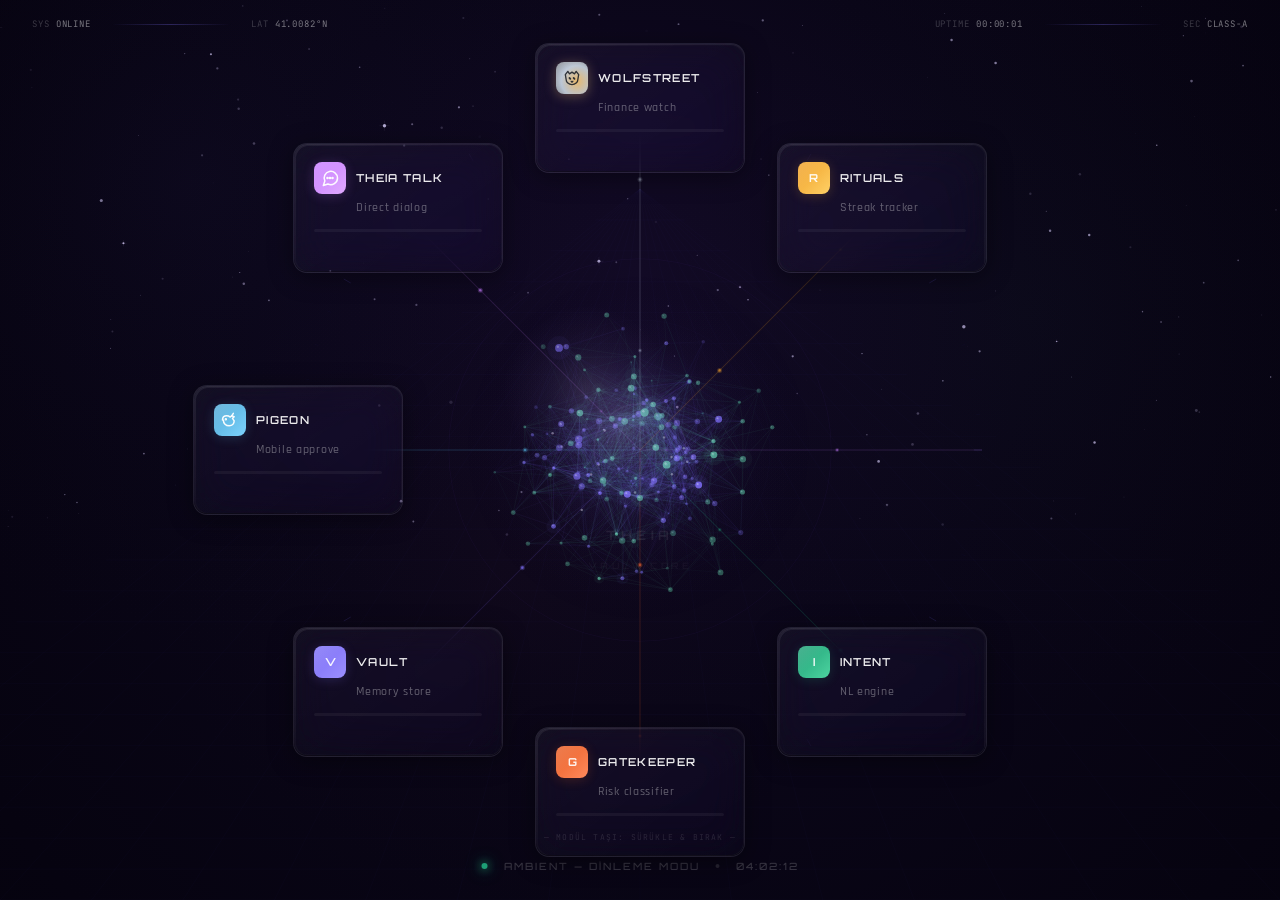
<file: static/deepwebtheia.html>
<!DOCTYPE html>
<html lang="tr">
<head>
<meta charset="UTF-8">
<meta name="viewport" content="width=device-width, initial-scale=1.0">
<title>Theia Vault — Core</title>
<style>
@import url('https://fonts.googleapis.com/css2?family=Orbitron:wght@400;500;600;700;800;900&family=Rajdhani:wght@300;400;500;600;700&family=JetBrains+Mono:wght@300;400;500;600&display=swap');

* { margin:0; padding:0; box-sizing:border-box; }
html, body { width:100%; height:100%; background:#05030a; overflow:hidden; }

canvas { position:absolute; top:0; left:0; }
#bg { z-index:0; }
#c  { z-index:1; }

#overlay { position:absolute; top:0; left:0; width:100%; height:100%; pointer-events:none; z-index:10; }

/* ========== MODULE CARDS ========== */
.mod {
  position:absolute;
  pointer-events:all;
  cursor:pointer;
  width:210px;
  padding:18px 20px;
  border-radius:14px;
  border:1px solid rgba(255,255,255,0.08);
  background:linear-gradient(145deg, rgba(255,255,255,0.04) 0%, rgba(255,255,255,0.01) 100%);
  backdrop-filter:blur(20px) saturate(1.4);
  -webkit-backdrop-filter:blur(20px) saturate(1.4);
  transition:all 0.45s cubic-bezier(0.23, 1, 0.32, 1);
  transform: translate(-50%,-50%) translateZ(0px) rotateX(0deg) rotateY(0deg);
  transform-style:preserve-3d;
  box-shadow:
    0 4px 24px rgba(0,0,0,0.4),
    inset 0 1px 0 rgba(255,255,255,0.06),
    inset 0 -1px 0 rgba(0,0,0,0.3);
  overflow:hidden;
}
.mod::before {
  content:'';
  position:absolute;
  top:0; left:0; right:0; bottom:0;
  border-radius:14px;
  padding:1.5px;
  background:linear-gradient(135deg, rgba(255,255,255,0.12) 0%, rgba(255,255,255,0.02) 50%, rgba(255,255,255,0.08) 100%);
  -webkit-mask:linear-gradient(#fff 0 0) content-box, linear-gradient(#fff 0 0);
  -webkit-mask-composite:xor;
  mask-composite:exclude;
  pointer-events:none;
  opacity:0.6;
  transition:opacity 0.4s;
}
.mod::after {
  content:'';
  position:absolute;
  top:-50%; left:-50%; width:200%; height:200%;
  background:radial-gradient(circle at var(--mx,50%) var(--my,50%), rgba(255,255,255,0.08) 0%, transparent 60%);
  pointer-events:none;
  opacity:0;
  transition:opacity 0.4s;
}
.mod:hover::after { opacity:1; }
.mod:hover::before { opacity:1; }
.mod:hover {
  border-color:rgba(255,255,255,0.18);
  background:linear-gradient(145deg, rgba(255,255,255,0.07) 0%, rgba(255,255,255,0.02) 100%);
  transform: translate(-50%,-50%) translateZ(40px) rotateX(var(--rx,0deg)) rotateY(var(--ry,0deg)) scale(1.06);
  box-shadow:
    0 8px 40px rgba(0,0,0,0.5),
    0 0 60px var(--glow, rgba(124,110,245,0.15)),
    inset 0 1px 0 rgba(255,255,255,0.1),
    inset 0 -1px 0 rgba(0,0,0,0.3);
}
.mod.active {
  background:linear-gradient(145deg, rgba(255,255,255,0.1) 0%, rgba(255,255,255,0.03) 100%);
  border-color:var(--col, rgba(124,110,245,0.5));
  transform: translate(-50%,-50%) translateZ(25px) rotateX(var(--rx,0deg)) rotateY(var(--ry,0deg));
  box-shadow:
    0 0 80px var(--glow, rgba(124,110,245,0.25)),
    0 0 120px var(--glow2, rgba(124,110,245,0.08)),
    inset 0 1px 0 rgba(255,255,255,0.15),
    inset 0 -1px 0 rgba(0,0,0,0.2);
  animation:modPulse 2.5s ease-in-out infinite;
}
@keyframes modPulse {
  0%, 100% { box-shadow:0 0 80px var(--glow, rgba(124,110,245,0.25)), 0 0 120px var(--glow2, rgba(124,110,245,0.08)), inset 0 1px 0 rgba(255,255,255,0.15); }
  50% { box-shadow:0 0 100px var(--glow, rgba(124,110,245,0.35)), 0 0 160px var(--glow2, rgba(124,110,245,0.12)), inset 0 1px 0 rgba(255,255,255,0.2); }
}

.mod-header { display:flex; align-items:center; gap:10px; position:relative; z-index:2; transform:translateZ(15px); }
.mod-icon {
  width:32px; height:32px;
  border-radius:8px;
  display:flex; align-items:center; justify-content:center;
  font-family:'Orbitron', sans-serif;
  font-size:11px; font-weight:700;
  color:rgba(255,255,255,0.9);
  background:linear-gradient(135deg, var(--col, #7C6EF5) 0%, var(--col2, #5a4fd4) 100%);
  box-shadow:0 2px 12px var(--glow, rgba(124,110,245,0.4));
  position:relative;
  overflow:hidden;
  transform:translateZ(5px);
}
.mod-icon::after {
  content:'';
  position:absolute; top:0; left:0; right:0; bottom:0;
  background:linear-gradient(135deg, rgba(255,255,255,0.2) 0%, transparent 50%);
}
.mod-icon.svg-icon { padding:6px; }
.mod-icon.svg-icon svg { width:100%; height:100%; color:rgba(255,255,255,0.95); position:relative; z-index:2; }

#m-wolf .mod-icon {
  background: radial-gradient(circle at 65% 60%, var(--col2, #E8B86D) 0%, var(--col, #B8C5D6) 55%, #6b7585 100%);
  box-shadow: 0 2px 12px rgba(232, 184, 109, 0.35), inset 0 0 8px rgba(232, 184, 109, 0.15);
}
#m-wolf .mod-icon svg { color: rgba(20, 25, 35, 0.85); }

.mod-name {
  font-family:'Orbitron', sans-serif;
  font-size:11px; font-weight:600; letter-spacing:.12em;
  color:rgba(255,255,255,0.92); text-transform:uppercase;
}
.mod-sub {
  font-family:'Rajdhani', sans-serif;
  font-size:12px; font-weight:500; color:rgba(255,255,255,0.35);
  margin-top:6px; letter-spacing:.06em; padding-left:42px;
  transform:translateZ(10px);
}
.mod-bar-wrap {
  margin-top:14px;
  height:3px;
  border-radius:2px;
  background:rgba(255,255,255,0.05);
  overflow:hidden;
  position:relative;
  transform:translateZ(10px);
}
.mod-bar {
  height:100%; border-radius:2px; width:0%;
  transition:width 0.6s cubic-bezier(0.23, 1, 0.32, 1);
  background:linear-gradient(90deg, var(--col, #7C6EF5) 0%, var(--col2, #9b8fff) 100%);
  box-shadow:0 0 8px var(--glow, rgba(124,110,245,0.5));
}
.mod-stats {
  display:flex; gap:12px; margin-top:10px; padding-left:42px;
  opacity:0; transform:translateY(4px) translateZ(10px);
  transition:all 0.35s ease;
}
.mod:hover .mod-stats, .mod.active .mod-stats { opacity:1; transform:translateY(0) translateZ(10px); }
.mod-stat {
  font-family:'JetBrains Mono', monospace;
  font-size:9px; color:rgba(255,255,255,0.25);
  letter-spacing:.04em;
}
.mod-stat span { color:var(--col, rgba(255,255,255,0.5)); font-weight:500; }

/* ========== STATUS BAR ========== */
#statusbar {
  position:absolute; bottom:28px; left:50%; transform:translateX(-50%);
  font-family:'Orbitron', sans-serif;
  font-size:10px; font-weight:500; letter-spacing:.2em;
  color:rgba(255,255,255,0.18); text-transform:uppercase;
  pointer-events:none; text-align:center; white-space:nowrap;
  display:flex; align-items:center; gap:16px;
}
#statusbar .sep { width:4px; height:4px; border-radius:50%; background:rgba(255,255,255,0.12); }
#statusbar .pulse-dot {
  width:6px; height:6px; border-radius:50%; background:#1D9E75;
  box-shadow:0 0 8px #1D9E75, 0 0 16px #1D9E75;
  animation:statusPulse 2s ease-in-out infinite;
}
@keyframes statusPulse {
  0%, 100% { opacity:0.6; transform:scale(1); }
  50% { opacity:1; transform:scale(1.3); }
}

/* ========== CORE LABEL ========== */
#corelabel {
  position:absolute; top:50%; left:50%; transform:translate(-50%,-50%);
  font-family:'Orbitron', sans-serif;
  font-size:13px; font-weight:700; letter-spacing:.35em;
  color:rgba(255,255,255,0.08); text-transform:uppercase;
  pointer-events:none; text-align:center; line-height:2.2;
  margin-top:100px;
  text-shadow:0 0 40px rgba(124,110,245,0.1);
  transition:transform 0.65s cubic-bezier(0.23, 1, 0.32, 1), opacity 0.5s;
}
#corelabel span { font-size:9px; letter-spacing:.4em; color:rgba(255,255,255,0.04); }
body.ws-open #corelabel { transform: translate(-50%, -50%) translateX(-12%) scale(0.85); opacity: 0.4; }

/* ========== TOP HUD BAR ========== */
#hud-top {
  position:absolute; top:0; left:0; right:0;
  height:48px; display:flex; align-items:center; justify-content:space-between;
  padding:0 32px; pointer-events:none; z-index:20;
}
.hud-left, .hud-right { display:flex; align-items:center; gap:20px; }
.hud-item {
  font-family:'JetBrains Mono', monospace;
  font-size:9px; letter-spacing:.1em;
  color:rgba(255,255,255,0.2); text-transform:uppercase;
}
.hud-item span { color:rgba(255,255,255,0.45); }
.hud-line { width:120px; height:1px; background:linear-gradient(90deg, transparent, rgba(124,110,245,0.3), transparent); }

/* ========== DRAG & DROP ========== */
.mod.dragging {
  opacity: 0.35;
  transform: translate(-50%,-50%) translateZ(0px) scale(0.92) !important;
  transition: opacity 0.15s, transform 0.15s !important;
  pointer-events: none;
  border-color: rgba(255,255,255,0.25) !important;
}
.mod.drag-ghost {
  position: fixed;
  pointer-events: none;
  z-index: 9999;
  transform: translate(-50%,-50%) translateZ(60px) rotateX(4deg) scale(1.08) !important;
  opacity: 0.92;
  box-shadow:
    0 16px 60px rgba(0,0,0,0.6),
    0 0 80px var(--glow, rgba(124,110,245,0.3)),
    inset 0 1px 0 rgba(255,255,255,0.15) !important;
  border-color: rgba(255,255,255,0.3) !important;
  transition: none !important;
  cursor: grabbing;
}
.mod.drop-target {
  border-color: rgba(255,255,255,0.35) !important;
  background: linear-gradient(145deg, rgba(255,255,255,0.1) 0%, rgba(255,255,255,0.04) 100%) !important;
  box-shadow:
    0 0 60px var(--glow, rgba(124,110,245,0.3)),
    inset 0 1px 0 rgba(255,255,255,0.2) !important;
  transform: translate(-50%,-50%) translateZ(30px) scale(1.05) !important;
  transition: all 0.2s cubic-bezier(0.23, 1, 0.32, 1) !important;
}
.mod { cursor: grab; }
.mod:active { cursor: grabbing; }

@keyframes swapFlash {
  0% { box-shadow: 0 0 0 rgba(255,255,255,0); }
  40% { box-shadow: 0 0 80px rgba(255,255,255,0.3), 0 0 120px var(--glow, rgba(124,110,245,0.4)); }
  100% { box-shadow: 0 4px 24px rgba(0,0,0,0.4); }
}
.mod.swap-flash { animation: swapFlash 0.5s ease-out forwards !important; }

#drag-hint {
  position: absolute;
  bottom: 58px; left: 50%;
  transform: translateX(-50%);
  font-family: 'JetBrains Mono', monospace;
  font-size: 8px; letter-spacing: .15em;
  color: rgba(255,255,255,0.12);
  text-transform: uppercase;
  pointer-events: none; z-index: 20;
  opacity: 1; transition: opacity 0.6s;
}
#drag-hint.hidden { opacity: 0; }

/* ========== WORKSPACE PANEL ========== */
#workspace {
  position: absolute;
  top: 68px; bottom: 68px;
  right: 32px;
  left: 50%;
  border-radius: 16px;
  border: 1px solid rgba(255,255,255,0.1);
  background: linear-gradient(145deg, rgba(20,15,40,0.85) 0%, rgba(10,8,25,0.92) 100%);
  backdrop-filter: blur(28px) saturate(1.6);
  -webkit-backdrop-filter: blur(28px) saturate(1.6);
  box-shadow:
    0 8px 60px rgba(0,0,0,0.5),
    0 0 100px var(--ws-glow, rgba(124,110,245,0.15)),
    inset 0 1px 0 rgba(255,255,255,0.08);
  z-index: 60;
  display: flex;
  flex-direction: column;
  overflow: hidden;
  visibility: hidden;
  opacity: 0;
  transform: translateX(40px) scale(0.94);
  transition:
    opacity 0.55s cubic-bezier(0.23, 1, 0.32, 1),
    transform 0.6s cubic-bezier(0.23, 1, 0.32, 1),
    visibility 0s linear 0.55s;
  pointer-events: none;
}
#workspace.open {
  visibility: visible;
  opacity: 1;
  transform: translateX(0) scale(1);
  pointer-events: auto;
  transition:
    opacity 0.55s cubic-bezier(0.23, 1, 0.32, 1),
    transform 0.6s cubic-bezier(0.23, 1, 0.32, 1),
    visibility 0s linear 0s;
}
#workspace::before {
  content: '';
  position: absolute; top: 0; left: 0; right: 0; bottom: 0;
  border-radius: 16px; padding: 1.5px;
  background: linear-gradient(135deg, var(--ws-col, rgba(124,110,245,0.4)) 0%, rgba(255,255,255,0.04) 50%, var(--ws-col, rgba(124,110,245,0.2)) 100%);
  -webkit-mask: linear-gradient(#fff 0 0) content-box, linear-gradient(#fff 0 0);
  -webkit-mask-composite: xor; mask-composite: exclude;
  pointer-events: none; opacity: 0.7;
}

#ws-header {
  padding: 16px 20px;
  border-bottom: 1px solid rgba(255,255,255,0.06);
  display: flex; align-items: center; gap: 14px;
  flex-shrink: 0;
  opacity: 0; transform: translateY(-8px);
  transition: opacity 0.5s ease 0.15s, transform 0.5s ease 0.15s;
}
#workspace.open #ws-header { opacity: 1; transform: translateY(0); }

#ws-body {
  flex: 1; overflow: hidden; display: flex;
  opacity: 0; transform: translateY(12px);
  transition: opacity 0.5s ease 0.28s, transform 0.5s ease 0.28s;
}
#workspace.open #ws-body { opacity: 1; transform: translateY(0); }

#ws-icon {
  width: 36px; height: 36px;
  border-radius: 9px;
  display: flex; align-items: center; justify-content: center;
  background: linear-gradient(135deg, var(--ws-col, #7C6EF5) 0%, var(--ws-col2, #5a4fd4) 100%);
  box-shadow: 0 2px 16px var(--ws-glow, rgba(124,110,245,0.5));
  font-family: 'Orbitron', sans-serif;
  font-size: 13px; font-weight: 700;
  color: rgba(255,255,255,0.95);
  position: relative; overflow: hidden;
}
#ws-icon svg { width: 22px; height: 22px; color: rgba(255,255,255,0.95); }
#ws-icon::after { content: ''; position: absolute; top: 0; left: 0; right: 0; bottom: 0; background: linear-gradient(135deg, rgba(255,255,255,0.25) 0%, transparent 50%); }
#ws-title-wrap { flex: 1; }
#ws-title { font-family: 'Orbitron', sans-serif; font-size: 14px; font-weight: 700; letter-spacing: .14em; color: rgba(255,255,255,0.95); text-transform: uppercase; }
#ws-sub { font-family: 'Rajdhani', sans-serif; font-size: 12px; color: rgba(255,255,255,0.4); letter-spacing: .04em; margin-top: 2px; }
#ws-close {
  width: 36px; height: 36px;
  border-radius: 9px;
  background: rgba(255,255,255,0.04);
  border: 1px solid rgba(255,255,255,0.08);
  cursor: pointer;
  display: flex; align-items: center; justify-content: center;
  transition: all 0.2s; flex-shrink: 0;
}
#ws-close:hover { background: rgba(232,93,36,0.15); border-color: rgba(232,93,36,0.4); transform: rotate(90deg); }
#ws-close svg { width: 14px; height: 14px; stroke: rgba(255,255,255,0.6); stroke-width: 2; fill: none; stroke-linecap: round; }
#ws-close:hover svg { stroke: rgba(255,180,140,0.95); }

#c { transition: transform 0.65s cubic-bezier(0.23, 1, 0.32, 1); }
body.ws-open #c { transform-origin: 50% 50%; transform: translateX(-12%) scale(0.85); }
body.ws-open .mod:not(.active) { opacity: 0.3; transition: opacity 0.5s; }
body.ws-open .mod.active { z-index: 70; }

/* ========== TALK / CHAT WORKSPACE ========== */
.talk-history {
  width: 220px; border-right: 1px solid rgba(255,255,255,0.05);
  display: flex; flex-direction: column; flex-shrink: 0;
}
.talk-history-header {
  padding: 14px 16px 10px;
  font-family: 'Orbitron', sans-serif; font-size: 9px; font-weight: 600; letter-spacing: .18em;
  color: rgba(255,255,255,0.3); text-transform: uppercase;
  display: flex; justify-content: space-between; align-items: center;
}
.talk-new-btn {
  background: rgba(199,125,255,0.1);
  border: 1px solid rgba(199,125,255,0.2);
  color: rgba(199,125,255,0.9);
  font-family: 'JetBrains Mono', monospace;
  font-size: 9px; padding: 4px 8px; border-radius: 5px; cursor: pointer;
  letter-spacing: .05em; transition: all 0.2s;
}
.talk-new-btn:hover { background: rgba(199,125,255,0.2); border-color: rgba(199,125,255,0.4); }
.talk-history-list {
  flex: 1; overflow-y: auto; padding: 4px 8px 12px;
  scrollbar-width: thin; scrollbar-color: rgba(255,255,255,0.08) transparent;
}
.talk-history-list::-webkit-scrollbar { width: 3px; }
.talk-history-list::-webkit-scrollbar-thumb { background: rgba(255,255,255,0.08); border-radius: 2px; }
.history-item {
  padding: 9px 11px; border-radius: 7px; margin-bottom: 4px;
  cursor: pointer; border: 1px solid transparent; transition: all 0.2s;
}
.history-item:hover { background: rgba(255,255,255,0.04); border-color: rgba(255,255,255,0.06); }
.history-item.active { background: rgba(199,125,255,0.08); border-color: rgba(199,125,255,0.2); }
.history-title {
  font-family: 'Rajdhani', sans-serif; font-size: 12.5px; font-weight: 500;
  color: rgba(255,255,255,0.8); white-space: nowrap; overflow: hidden; text-overflow: ellipsis; margin-bottom: 2px;
}
.history-meta { font-family: 'JetBrains Mono', monospace; font-size: 9px; color: rgba(255,255,255,0.25); letter-spacing: .04em; }
.history-empty { padding: 20px 14px; text-align: center; font-family: 'Rajdhani', sans-serif; font-size: 11.5px; color: rgba(255,255,255,0.25); font-style: italic; }

.talk-main { flex: 1; display: flex; flex-direction: column; min-width: 0; }
.talk-messages {
  flex: 1; overflow-y: auto; padding: 18px 22px;
  display: flex; flex-direction: column; gap: 14px;
  scrollbar-width: thin; scrollbar-color: rgba(255,255,255,0.08) transparent;
}
.talk-messages::-webkit-scrollbar { width: 3px; }
.talk-messages::-webkit-scrollbar-thumb { background: rgba(255,255,255,0.08); border-radius: 2px; }
.talk-msg { display: flex; flex-direction: column; gap: 4px; max-width: 78%; animation: msgIn 0.3s ease-out; }
.talk-msg.user { align-self: flex-end; }
.talk-msg.theia { align-self: flex-start; }
@keyframes msgIn { from{opacity:0;transform:translateY(6px)} to{opacity:1;transform:translateY(0)} }
.talk-msg-label { font-family: 'JetBrains Mono', monospace; font-size: 9px; letter-spacing: .12em; text-transform: uppercase; color: rgba(255,255,255,0.25); }
.talk-msg.user .talk-msg-label { text-align: right; }
.talk-msg-bubble {
  padding: 11px 15px; border-radius: 12px;
  font-family: 'Rajdhani', sans-serif; font-size: 14px; line-height: 1.55;
  color: rgba(255,255,255,0.85); word-break: break-word;
}
.talk-msg.user .talk-msg-bubble {
  background: rgba(199,125,255,0.1); border: 1px solid rgba(199,125,255,0.2); border-bottom-right-radius: 4px;
}
.talk-msg.theia .talk-msg-bubble {
  background: rgba(255,255,255,0.04); border: 1px solid rgba(255,255,255,0.07); border-bottom-left-radius: 4px;
}
.typing-dots span {
  display:inline-block; width:4px; height:4px; border-radius:50%;
  background:rgba(255,255,255,0.3); margin:0 2px;
  animation:typingBounce 1.2s ease-in-out infinite;
}
.typing-dots span:nth-child(2){animation-delay:.2s}
.typing-dots span:nth-child(3){animation-delay:.4s}
@keyframes typingBounce {
  0%,60%,100%{transform:translateY(0);opacity:.3}
  30%{transform:translateY(-4px);opacity:.8}
}

.talk-input-area {
  padding: 14px 18px 16px; border-top: 1px solid rgba(255,255,255,0.06);
  display: flex; gap: 10px; align-items: flex-end; flex-shrink: 0;
}
.talk-input {
  flex: 1; background: rgba(255,255,255,0.03);
  border: 1px solid rgba(255,255,255,0.08); border-radius: 10px;
  padding: 11px 14px; font-family: 'Rajdhani', sans-serif;
  font-size: 14px; color: rgba(255,255,255,0.85);
  resize: none; outline: none; max-height: 120px; min-height: 42px;
  line-height: 1.45; transition: border-color 0.2s; scrollbar-width: none;
}
.talk-input::placeholder { color: rgba(255,255,255,0.22); }
.talk-input:focus { border-color: rgba(199,125,255,0.35); }
.talk-send {
  width: 42px; height: 42px; border-radius: 10px;
  background: linear-gradient(135deg, rgba(199,125,255,0.2) 0%, rgba(199,125,255,0.08) 100%);
  border: 1px solid rgba(199,125,255,0.3); cursor: pointer; flex-shrink: 0;
  display: flex; align-items: center; justify-content: center; transition: all 0.2s;
}
.talk-send:hover { background: linear-gradient(135deg, rgba(199,125,255,0.3) 0%, rgba(199,125,255,0.15) 100%); border-color: rgba(199,125,255,0.5); transform: translateY(-1px); }
.talk-send svg { width: 16px; height: 16px; fill: none; stroke: rgba(255,255,255,0.85); stroke-width: 2; stroke-linecap: round; stroke-linejoin: round; }

/* ========== WOLFSTREET WORKSPACE ========== */
.wolf-content { flex: 1; display: flex; flex-direction: column; overflow: hidden; }
.wolf-summary-bar { display: flex; gap: 12px; padding: 16px 20px; border-bottom: 1px solid rgba(255,255,255,0.05); flex-shrink: 0; }
.wolf-summary-card {
  flex: 1; padding: 12px 14px; background: rgba(255,255,255,0.02);
  border: 1px solid rgba(255,255,255,0.06); border-radius: 9px; min-width: 0;
}
.wolf-summary-card.urgent { background: linear-gradient(135deg, rgba(232, 184, 109, 0.08) 0%, rgba(232, 184, 109, 0.02) 100%); border-color: rgba(232, 184, 109, 0.25); }
.wolf-summary-label { font-family: 'JetBrains Mono', monospace; font-size: 8.5px; letter-spacing: .15em; text-transform: uppercase; color: rgba(255,255,255,0.35); margin-bottom: 5px; }
.wolf-summary-value { font-family: 'Orbitron', sans-serif; font-size: 17px; font-weight: 700; color: rgba(255,255,255,0.92); }
.wolf-summary-card.urgent .wolf-summary-value { color: #E8B86D; }
.wolf-summary-sub { font-family: 'Rajdhani', sans-serif; font-size: 11px; color: rgba(255,255,255,0.4); margin-top: 3px; }

.wolf-tabs { display: flex; gap: 2px; padding: 0 20px; border-bottom: 1px solid rgba(255,255,255,0.05); flex-shrink: 0; }
.wolf-tab {
  padding: 10px 16px; background: transparent; border: none; border-bottom: 2px solid transparent;
  color: rgba(255,255,255,0.4); font-family: 'Orbitron', sans-serif; font-size: 9.5px; font-weight: 600;
  letter-spacing: .15em; text-transform: uppercase; cursor: pointer; transition: all 0.2s;
}
.wolf-tab:hover { color: rgba(255,255,255,0.7); }
.wolf-tab.active { color: #E8B86D; border-bottom-color: #E8B86D; }

.wolf-list {
  flex: 1; overflow-y: auto; padding: 14px 20px 20px;
  scrollbar-width: thin; scrollbar-color: rgba(255,255,255,0.08) transparent;
}
.wolf-list::-webkit-scrollbar { width: 3px; }
.wolf-list::-webkit-scrollbar-thumb { background: rgba(255,255,255,0.08); border-radius: 2px; }

.invoice-row {
  display: flex; align-items: center; gap: 14px; padding: 12px 14px; margin-bottom: 6px;
  background: rgba(255,255,255,0.02); border: 1px solid rgba(255,255,255,0.05); border-radius: 9px; transition: all 0.2s;
}
.invoice-row:hover { background: rgba(255,255,255,0.04); border-color: rgba(255,255,255,0.1); }
.invoice-row.urgent { border-color: rgba(232, 184, 109, 0.3); background: linear-gradient(90deg, rgba(232, 184, 109, 0.06) 0%, rgba(255,255,255,0.02) 100%); }
.invoice-row.overdue { border-color: rgba(232, 93, 36, 0.4); background: linear-gradient(90deg, rgba(232, 93, 36, 0.08) 0%, rgba(255,255,255,0.02) 100%); }
.invoice-icon { width: 32px; height: 32px; border-radius: 7px; background: rgba(255,255,255,0.05); display: flex; align-items: center; justify-content: center; font-family: 'Orbitron', sans-serif; font-size: 10px; font-weight: 700; color: rgba(255,255,255,0.7); flex-shrink: 0; }
.invoice-main { flex: 1; min-width: 0; }
.invoice-name { font-family: 'Rajdhani', sans-serif; font-size: 13.5px; font-weight: 600; color: rgba(255,255,255,0.85); margin-bottom: 2px; }
.invoice-meta { font-family: 'JetBrains Mono', monospace; font-size: 9.5px; color: rgba(255,255,255,0.35); letter-spacing: .03em; }
.invoice-amount { font-family: 'Orbitron', sans-serif; font-size: 14px; font-weight: 600; color: rgba(255,255,255,0.9); text-align: right; flex-shrink: 0; }
.invoice-due { font-family: 'JetBrains Mono', monospace; font-size: 9px; color: rgba(255,255,255,0.4); text-align: right; margin-top: 2px; letter-spacing: .04em; }
.invoice-row.urgent .invoice-due { color: #E8B86D; }
.invoice-row.overdue .invoice-due { color: #ff8a5c; }

.wolf-empty-banner {
  margin: 16px 20px; padding: 14px 18px;
  background: linear-gradient(135deg, rgba(184, 197, 214, 0.05) 0%, rgba(232, 184, 109, 0.04) 100%);
  border: 1px dashed rgba(232, 184, 109, 0.2); border-radius: 10px;
  display: flex; align-items: center; gap: 12px;
}
.wolf-empty-banner-icon { width: 24px; height: 24px; flex-shrink: 0; color: rgba(232, 184, 109, 0.7); }
.wolf-empty-banner-text { font-family: 'Rajdhani', sans-serif; font-size: 12.5px; color: rgba(255,255,255,0.55); line-height: 1.5; }
.wolf-empty-banner-text strong { color: #E8B86D; font-weight: 600; }

/* ========== SKELETON WORKSPACE ========== */
.skeleton-content { flex: 1; display: flex; align-items: center; justify-content: center; flex-direction: column; padding: 40px; }
.skeleton-icon {
  width: 80px; height: 80px; border-radius: 18px;
  background: linear-gradient(135deg, var(--ws-col, #7C6EF5) 0%, var(--ws-col2, #5a4fd4) 100%);
  box-shadow: 0 8px 40px var(--ws-glow, rgba(124,110,245,0.4));
  display: flex; align-items: center; justify-content: center;
  font-family: 'Orbitron', sans-serif; font-size: 32px; font-weight: 700;
  color: rgba(255,255,255,0.95); margin-bottom: 24px; position: relative; overflow: hidden;
  animation: skeletonPulse 3s ease-in-out infinite;
}
.skeleton-icon svg { width: 44px; height: 44px; color: rgba(255,255,255,0.95); }
.skeleton-icon::after { content: ''; position: absolute; top: 0; left: 0; right: 0; bottom: 0; background: linear-gradient(135deg, rgba(255,255,255,0.25) 0%, transparent 60%); }
@keyframes skeletonPulse {
  0%, 100% { transform: scale(1); box-shadow: 0 8px 40px var(--ws-glow, rgba(124,110,245,0.4)); }
  50% { transform: scale(1.04); box-shadow: 0 12px 60px var(--ws-glow, rgba(124,110,245,0.55)); }
}
.skeleton-title { font-family: 'Orbitron', sans-serif; font-size: 22px; font-weight: 700; letter-spacing: .2em; color: rgba(255,255,255,0.9); text-transform: uppercase; margin-bottom: 8px; }
.skeleton-sub { font-family: 'Rajdhani', sans-serif; font-size: 14px; color: rgba(255,255,255,0.4); letter-spacing: .06em; margin-bottom: 28px; }
.skeleton-tag { font-family: 'JetBrains Mono', monospace; font-size: 10px; letter-spacing: .25em; color: rgba(255,255,255,0.35); text-transform: uppercase; padding: 8px 18px; border: 1px solid rgba(255,255,255,0.1); border-radius: 20px; background: rgba(255,255,255,0.03); margin-bottom: 32px; }
.skeleton-stats { display: flex; gap: 24px; margin-top: 8px; }
.skeleton-stat { text-align: center; padding: 14px 22px; background: rgba(255,255,255,0.02); border: 1px solid rgba(255,255,255,0.06); border-radius: 10px; min-width: 100px; }
.skeleton-stat-value { font-family: 'Orbitron', sans-serif; font-size: 18px; font-weight: 700; color: var(--ws-col, rgba(124,110,245,0.9)); margin-bottom: 4px; }
.skeleton-stat-label { font-family: 'JetBrains Mono', monospace; font-size: 9px; letter-spacing: .12em; color: rgba(255,255,255,0.3); text-transform: uppercase; }

/* ========== MOBILE RESPONSIVE ========== */
@media (max-width: 900px) {
  #workspace { left: 16px; right: 16px; top: 60px; bottom: 60px; }
  .talk-history { width: 160px; }
}
@media (max-width: 640px) {
  #hud-top { padding: 0 14px; height: 40px; }
  .hud-line { width: 60px; }
  #workspace { left: 8px; right: 8px; top: 50px; bottom: 50px; }
  .talk-history { width: 130px; }
  .talk-history-list { padding: 4px; }
  .history-item { padding: 7px 9px; }
  .history-title { font-size: 11.5px; }
  .talk-messages { padding: 12px 14px; }
  .talk-msg { max-width: 90%; }
  .talk-input-area { padding: 10px 12px; }
}

/* ========== PORTRAIT MOBILE (dikey) ========== */
@media (max-width: 600px) and (orientation: portrait),
       (max-height: 700px) and (max-width: 500px) {

  html, body { overflow: hidden; height: 100%; width: 100%; }
  canvas { position: fixed !important; }

  #hud-top { padding: 0 12px; height: 36px; z-index: 30; }
  .hud-left, .hud-right { gap: 8px; }
  .hud-item { font-size: 7.5px; }
  .hud-line { display: none; }

  #corelabel {
    display: block; font-size: 11px; letter-spacing: .25em;
    margin-top: 60px; color: rgba(255,255,255,0.12);
    text-shadow: 0 0 30px rgba(124,110,245,0.15);
  }
  #corelabel span { font-size: 8px; letter-spacing: .3em; color: rgba(255,255,255,0.06); }

  #statusbar { bottom: 10px; font-size: 8px; gap: 8px; letter-spacing: .12em; }
  #drag-hint { display: none; }

  #overlay { position: fixed; top:0; left:0; right:0; bottom:0; overflow:visible; pointer-events:none; z-index:10; }

  /* Daha küçük, yarı saydam */
  .mod {
    width: 150px !important;
    padding: 12px 14px !important;
    border-radius: 12px !important;
    background: linear-gradient(145deg, rgba(255,255,255,0.025) 0%, rgba(255,255,255,0.005) 100%) !important;
    backdrop-filter: blur(14px) saturate(1.2) !important;
    -webkit-backdrop-filter: blur(14px) saturate(1.2) !important;
    border: 1px solid rgba(255,255,255,0.06) !important;
    box-shadow: 0 2px 16px rgba(0,0,0,0.35), inset 0 1px 0 rgba(255,255,255,0.04) !important;
    transform: translate(-50%,-50%) !important;
    transform-style: flat !important;
  }
  .mod::before { opacity: 0.3 !important; }
  .mod::after { display: none !important; }

  .mod:hover {
    transform: translate(-50%,-50%) scale(1.03) !important;
    background: linear-gradient(145deg, rgba(255,255,255,0.05) 0%, rgba(255,255,255,0.015) 100%) !important;
    border-color: rgba(255,255,255,0.15) !important;
    box-shadow: 0 4px 24px rgba(0,0,0,0.45), 0 0 30px var(--glow, rgba(124,110,245,0.2)) !important;
  }
  .mod.active {
    transform: translate(-50%,-50%) scale(1.03) !important;
    background: linear-gradient(145deg, rgba(255,255,255,0.07) 0%, rgba(255,255,255,0.02) 100%) !important;
    border-color: var(--col, rgba(124,110,245,0.5)) !important;
    box-shadow: 0 0 50px var(--glow, rgba(124,110,245,0.3)), 0 0 80px var(--glow2, rgba(124,110,245,0.1)) !important;
  }
  .mod.dragging { transform: translate(-50%,-50%) scale(0.95) !important; opacity: 0.5 !important; }
  .mod.drop-target { transform: translate(-50%,-50%) scale(1.05) !important; }

  .mod-header { gap: 8px; }
  .mod-icon { width: 26px; height: 26px; font-size: 9px; border-radius: 7px; }
  .mod-name { font-size: 9px; letter-spacing: .08em; }
  .mod-sub { font-size: 10px; margin-top: 3px; padding-left: 34px; }
  .mod-bar-wrap { margin-top: 8px; }
  .mod-stats { opacity: 1 !important; transform: none !important; padding-left: 34px; margin-top: 4px; }
  .mod-stat { font-size: 7.5px; }

  #workspace {
    position: fixed !important; left: 0 !important; right: 0 !important;
    top: 0 !important; bottom: 0 !important; border-radius: 0 !important;
    border-left: none !important; border-right: none !important; z-index: 200 !important;
  }
  body.ws-open #overlay { pointer-events: none; }
  body.ws-open .mod { display: none; }
  body.ws-open #c { transform: none !important; }
  body.ws-open #corelabel { display: none; }

  #ws-header { padding: 12px 14px; }
  #ws-icon { width: 30px; height: 30px; border-radius: 8px; }
  #ws-title { font-size: 12px; letter-spacing: .1em; }
  #ws-sub { font-size: 11px; }
  #ws-close { width: 32px; height: 32px; border-radius: 8px; }

  .talk-history { display: none !important; }
  .talk-main { width: 100%; }
  .talk-messages { padding: 10px 12px; gap: 10px; }
  .talk-msg { max-width: 92%; }
  .talk-msg-bubble { padding: 9px 12px; font-size: 13px; }
  .talk-input-area { padding: 8px 10px 10px; gap: 8px; }
  .talk-input { font-size: 13px; padding: 9px 11px; min-height: 38px; }
  .talk-send { width: 38px; height: 38px; border-radius: 9px; }

  .wolf-summary-bar { flex-direction: column; gap: 8px; padding: 12px 14px; }
  .wolf-summary-card { padding: 10px 12px; }
  .wolf-summary-value { font-size: 15px; }
  .wolf-tab { padding: 8px 10px; font-size: 8.5px; }
  .wolf-list { padding: 10px 14px 16px; }
  .invoice-row { padding: 10px 10px; gap: 10px; }
  .invoice-name { font-size: 12.5px; }
  .invoice-amount { font-size: 13px; }

  .skeleton-content { padding: 24px 16px; }
  .skeleton-icon { width: 60px; height: 60px; border-radius: 14px; margin-bottom: 16px; }
  .skeleton-icon svg { width: 32px; height: 32px; }
  .skeleton-title { font-size: 17px; letter-spacing: .14em; }
  .skeleton-sub { font-size: 12px; margin-bottom: 20px; }
  .skeleton-tag { font-size: 9px; padding: 6px 14px; margin-bottom: 24px; }
  .skeleton-stats { gap: 10px; flex-wrap: wrap; justify-content: center; }
  .skeleton-stat { padding: 10px 14px; min-width: 80px; }
  .skeleton-stat-value { font-size: 15px; }
}
</style>
</head>
<body>

<canvas id="bg"></canvas>
<canvas id="c"></canvas>

<div id="hud-top">
  <div class="hud-left">
    <div class="hud-item">SYS <span>ONLINE</span></div>
    <div class="hud-line"></div>
    <div class="hud-item">LAT <span>41.0082°N</span></div>
  </div>
  <div class="hud-right">
    <div class="hud-item">UPTIME <span id="uptime">00:00:00</span></div>
    <div class="hud-line"></div>
    <div class="hud-item">SEC <span>CLASS-A</span></div>
  </div>
</div>

<div id="overlay"></div>

<div id="drag-hint">— MODÜL TAŞI: SÜRÜKLE & BIRAK —</div>

<!-- WORKSPACE PANEL -->
<div id="workspace">
  <div id="ws-header">
    <div id="ws-icon"></div>
    <div id="ws-title-wrap">
      <div id="ws-title">MODULE</div>
      <div id="ws-sub">subtitle</div>
    </div>
    <button id="ws-close" title="Kapat (Esc)">
      <svg viewBox="0 0 24 24"><line x1="18" y1="6" x2="6" y2="18"/><line x1="6" y1="6" x2="18" y2="18"/></svg>
    </button>
  </div>
  <div id="ws-body"></div>
</div>

<div id="statusbar">
  <div class="pulse-dot"></div>
  AMBIENT — DİNLEME MODU
  <div class="sep"></div>
  <span id="clock">00:00:00</span>
</div>

<div id="corelabel">
  THEIA<br>
  <span>VAULT CORE</span>
</div>

<script>
// ========== CANVAS SETUP ==========
const bg     = document.getElementById('bg');
const bc     = bg.getContext('2d');
const canvas = document.getElementById('c');
const ctx    = canvas.getContext('2d');

let W, H, cx, cy, R, t = 0, activeModule = null;
let particles = [];
let ambientT = 0;
let mouseX = 0, mouseY = 0;

// SVG ikonlar
const ICONS = {
  pigeon: '<svg viewBox="0 0 24 24" fill="none" stroke="currentColor" stroke-width="1.8" stroke-linecap="round" stroke-linejoin="round"><path d="M3 12c0-3 2-5 5-5 1.5 0 3 .5 4 1.5L14 7l3 1-2 2 2 3c0 3-2 6-6 6-4 0-7-3-7-7z"/><circle cx="7" cy="11" r=".6" fill="currentColor"/><path d="M14 7l2-3"/></svg>',
  talk:   '<svg viewBox="0 0 24 24" fill="none" stroke="currentColor" stroke-width="1.8" stroke-linecap="round" stroke-linejoin="round"><path d="M21 12a8 8 0 0 1-11.5 7.2L4 21l1.8-5.5A8 8 0 1 1 21 12z"/><circle cx="9" cy="12" r=".7" fill="currentColor"/><circle cx="12" cy="12" r=".7" fill="currentColor"/><circle cx="15" cy="12" r=".7" fill="currentColor"/></svg>',
  wolf:   '<svg viewBox="0 0 24 24" fill="none" stroke="currentColor" stroke-width="1.6" stroke-linecap="round" stroke-linejoin="round"><path d="M4 8 L7 4 L9 7 L12 5 L15 7 L17 4 L20 8 L19 14 C19 17 16 20 12 20 C8 20 5 17 5 14 Z"/><path d="M9 12 L10 13" stroke-width="2.2"/><path d="M14 12 L15 13" stroke-width="2.2"/><path d="M11 16 L12 17 L13 16"/></svg>',
};

const MODS = [
  { id:'wolf',   name:'WOLFSTREET', sub:'Finance watch',   col:'#B8C5D6', col2:'#E8B86D', angle:  0, icon:ICONS.wolf,   stats:'₺2.847 / 14 gün', svgIcon:true },
  { id:'ritual', name:'RITUALS',    sub:'Streak tracker',  col:'#EF9F27', col2:'#ffd166', angle: 45, icon:'R',          stats:'Day 47 / 365' },
  { id:'talk',   name:'THEIA TALK', sub:'Direct dialog',   col:'#C77DFF', col2:'#e0aaff', angle: 90, icon:ICONS.talk,   stats:'Claude Sonnet 4.6', svgIcon:true },
  { id:'intent', name:'INTENT',     sub:'NL engine',       col:'#1D9E75', col2:'#4dd4a0', angle:135, icon:'I',          stats:'Latency: 42ms' },
  { id:'guard',  name:'GATEKEEPER', sub:'Risk classifier', col:'#E85D24', col2:'#ff8a5c', angle:180, icon:'G',          stats:'Threat: LOW' },
  { id:'vault',  name:'VAULT',      sub:'Memory store',    col:'#7C6EF5', col2:'#9b8fff', angle:225, icon:'V',          stats:'8.2TB / 12TB' },
  { id:'pigeon', name:'PIGEON',     sub:'Mobile approve',  col:'#4FA8D5', col2:'#7dd3fc', angle:270, icon:ICONS.pigeon, stats:'Bot: Online', svgIcon:true },
  { id:'talk',   name:'THEIA TALK', sub:'Direct dialog',   col:'#C77DFF', col2:'#e0aaff', angle:315, icon:ICONS.talk,   stats:'Claude Sonnet 4.6', svgIcon:true },
];

let nodes = [], synapses = [], stars = [];

function hex2rgb(h) {
  return [parseInt(h.slice(1,3),16), parseInt(h.slice(3,5),16), parseInt(h.slice(5,7),16)];
}

function resize() {
  W = canvas.width = bg.width = window.innerWidth;
  H = canvas.height = bg.height = window.innerHeight;
  cx = W / 2; cy = H / 2;
  R = Math.min(W, H) * 0.17;
  drawBg();
  layoutMods();
  buildNodes();
  buildSynapses();
  buildStars();
}

// ========== BACKGROUND ==========
function drawBg() {
  bc.clearRect(0, 0, W, H);
  const g = bc.createRadialGradient(cx, cy * 0.6, 0, cx, cy, Math.max(W, H));
  g.addColorStop(0, '#120a25');
  g.addColorStop(0.3, '#0a0618');
  g.addColorStop(0.6, '#060310');
  g.addColorStop(1, '#020105');
  bc.fillStyle = g;
  bc.fillRect(0, 0, W, H);

  const nebulas = [
    { x: cx * 0.3, y: cy * 0.4, r: Math.max(W,H)*0.4, col: 'rgba(124,110,245,0.03)' },
    { x: cx * 1.6, y: cy * 0.7, r: Math.max(W,H)*0.35, col: 'rgba(93,202,165,0.02)' },
    { x: cx * 0.8, y: cy * 1.3, r: Math.max(W,H)*0.3, col: 'rgba(232,93,36,0.015)' },
  ];
  nebulas.forEach(n => {
    const ng = bc.createRadialGradient(n.x, n.y, 0, n.x, n.y, n.r);
    ng.addColorStop(0, n.col); ng.addColorStop(1, 'transparent');
    bc.fillStyle = ng; bc.fillRect(0, 0, W, H);
  });

  const vx = cx, vy = cy * 0.42;
  bc.strokeStyle = 'rgba(124,110,245,0.04)';
  bc.lineWidth = 0.5;
  for (let i = 0; i < 24; i++) {
    const y = vy + (H - vy) * (i / 23);
    const spread = (y - vy) / (H - vy);
    bc.beginPath(); bc.moveTo(cx - W * 0.8 * spread, y); bc.lineTo(cx + W * 0.8 * spread, y); bc.stroke();
  }
  for (let i = -10; i <= 10; i++) {
    bc.beginPath(); bc.moveTo(vx, vy); bc.lineTo(cx + i * (W / 14), H); bc.stroke();
  }
}

// ========== STARS ==========
function buildStars() {
  stars = [];
  for (let i = 0; i < 200; i++) {
    stars.push({
      x: Math.random() * W, y: Math.random() * H * 0.6,
      size: Math.random() * 1.5 + 0.3,
      twinkle: Math.random() * Math.PI * 2,
      speed: Math.random() * 0.02 + 0.005,
      depth: Math.random(),
    });
  }
}

function drawStars() {
  stars.forEach(s => {
    s.twinkle += s.speed;
    const alpha = (Math.sin(s.twinkle) + 1) * 0.5 * (0.3 + s.depth * 0.5);
    const size  = s.size * (0.5 + s.depth * 0.5);
    const sx = s.x + (mouseX - cx) * s.depth * 0.008;
    const sy = s.y + (mouseY - cy) * s.depth * 0.008;
    ctx.beginPath(); ctx.arc(sx, sy, size, 0, Math.PI*2);
    ctx.fillStyle = `rgba(220,210,255,${alpha})`; ctx.fill();
    if (s.depth > 0.8 && Math.sin(s.twinkle) > 0.7) {
      ctx.strokeStyle = `rgba(220,210,255,${alpha * 0.3})`;
      ctx.lineWidth = 0.3;
      ctx.beginPath(); ctx.moveTo(sx - size*3, sy); ctx.lineTo(sx + size*3, sy); ctx.stroke();
      ctx.beginPath(); ctx.moveTo(sx, sy - size*3); ctx.lineTo(sx, sy + size*3); ctx.stroke();
    }
  });
}

// ========== MODULES ==========
function isMobilePortrait() {
  return window.innerWidth <= 600 && window.innerHeight > window.innerWidth;
}

function layoutMods() {
  const orb = Math.min(W, H) * 0.38;
  const mobile = isMobilePortrait();

  if (mobile) {
    const marginX = 16;
    const hudBottom = 46;             // HUD altı + üst boşluk
    const statusTop = 30;             // statusbar üst boşluğu
    const modW = 150;                 // CSS'teki mobil mod genişliği
    const modH = 110;                 // tahmini mod yüksekliği
    const gap = 10;
    const halfW = modW / 2;
    const halfH = modH / 2;

    const leftX = marginX + halfW;
    const rightX = W - marginX - halfW;

    const topY1 = hudBottom + halfH;
    const topY2 = topY1 + modH + gap;

    const bottomY2 = H - statusTop - halfH;
    const bottomY1 = bottomY2 - modH - gap;

    const positions = [
      { bx: leftX,  by: topY1 },     // sol üst 1
      { bx: leftX,  by: topY2 },     // sol üst 2
      { bx: rightX, by: topY1 },     // sağ üst 1
      { bx: rightX, by: topY2 },     // sağ üst 2
      { bx: leftX,  by: bottomY1 },  // sol alt 1
      { bx: leftX,  by: bottomY2 },  // sol alt 2
      { bx: rightX, by: bottomY1 },  // sağ alt 1
      { bx: rightX, by: bottomY2 },  // sağ alt 2
    ];

    MODS.forEach((m, i) => {
      if (i < positions.length) {
        m.bx = positions[i].bx;
        m.by = positions[i].by;
      }
    });
  } else {
    MODS.forEach(m => {
      const rad = (m.angle - 90) * Math.PI / 180;
      m.bx = cx + orb * Math.cos(rad);
      m.by = cy + orb * Math.sin(rad);
    });
  }

  MODS.forEach(m => {
    let el = document.getElementById('m-' + m.id);
    if (!el) {
      el = document.createElement('div');
      el.className = 'mod';
      el.id = 'm-' + m.id;
      el.innerHTML = `
        <div class="mod-header">
          <div class="mod-icon ${m.svgIcon ? 'svg-icon' : ''}">${m.icon}</div>
          <div class="mod-name">${m.name}</div>
        </div>
        <div class="mod-sub">${m.sub}</div>
        <div class="mod-bar-wrap"><div class="mod-bar" id="bar-${m.id}"></div></div>
        <div class="mod-stats"><div class="mod-stat"><span>${m.stats}</span></div></div>
      `;
      el.style.setProperty('--col',  m.col);
      el.style.setProperty('--col2', m.col2);
      el.style.setProperty('--glow',  m.col + '33');
      el.style.setProperty('--glow2', m.col + '15');
      el.addEventListener('click', (e) => {
        if (dragState && dragState.dragging) return;
        activateMod(m);
        openWorkspace(m);
      });
      el.addEventListener('mousemove', (e) => {
        const rect = el.getBoundingClientRect();
        const x = (e.clientX - rect.left) / rect.width * 100;
        const y = (e.clientY - rect.top) / rect.height * 100;
        el.style.setProperty('--mx', x + '%');
        el.style.setProperty('--my', y + '%');
        el.style.setProperty('--rx', ((y - 50) * -0.3) + 'deg');
        el.style.setProperty('--ry', ((x - 50) * 0.3) + 'deg');
      });
      el.addEventListener('mouseleave', () => {
        el.style.setProperty('--rx', '0deg');
        el.style.setProperty('--ry', '0deg');
      });
      document.getElementById('overlay').appendChild(el);
    }
    el.style.left = m.bx + 'px';
    el.style.top  = m.by + 'px';
  });
}

// ========== DRAG & DROP ==========
let dragState = null;

function initDragDrop() {
  document.addEventListener('mousedown', onDragStart);
  document.addEventListener('mousemove', onDragMove);
  document.addEventListener('mouseup',   onDragEnd);
  document.addEventListener('touchstart', (e) => {
    const t = e.touches[0];
    onDragStart({ clientX: t.clientX, clientY: t.clientY, target: e.target });
  }, { passive: true });
  document.addEventListener('touchmove', (e) => {
    if (!dragState) return;
    e.preventDefault();
    const t = e.touches[0];
    onDragMove({ clientX: t.clientX, clientY: t.clientY });
  }, { passive: false });
  document.addEventListener('touchend', (e) => {
    if (!dragState) return;
    const t = e.changedTouches[0];
    onDragEnd({ clientX: t.clientX, clientY: t.clientY });
  });
}

function onDragStart(e) {
  const el = e.target.closest('.mod');
  if (!el) return;
  const mod = MODS.find(m => el.id === 'm-' + m.id);
  if (!mod) return;
  dragState = { mod, el, startX: e.clientX, startY: e.clientY, dragging: false, ghost: null };
}

function onDragMove(e) {
  if (!dragState) return;
  const dx = e.clientX - dragState.startX;
  const dy = e.clientY - dragState.startY;
  if (!dragState.dragging && Math.sqrt(dx*dx + dy*dy) < 6) return;
  if (!dragState.dragging) {
    dragState.dragging = true;
    document.getElementById('drag-hint')?.classList.add('hidden');
    dragState.el.classList.add('dragging');
    const ghost = dragState.el.cloneNode(true);
    ghost.id = 'drag-ghost-el';
    ghost.classList.remove('dragging', 'active');
    ghost.classList.add('drag-ghost');
    ghost.style.width = dragState.el.offsetWidth + 'px';
    const m = dragState.mod;
    ghost.style.setProperty('--col',  m.col);
    ghost.style.setProperty('--col2', m.col2);
    ghost.style.setProperty('--glow', m.col + '55');
    document.body.appendChild(ghost);
    dragState.ghost = ghost;
  }
  dragState.ghost.style.left = e.clientX + 'px';
  dragState.ghost.style.top  = e.clientY + 'px';
  document.querySelectorAll('.mod').forEach(el => el.classList.remove('drop-target'));
  const nearest = getNearestMod(e.clientX, e.clientY, dragState.mod);
  if (nearest) document.getElementById('m-' + nearest.id)?.classList.add('drop-target');
}

function onDragEnd(e) {
  if (!dragState) return;
  if (dragState.dragging) {
    if (dragState.ghost) dragState.ghost.remove();
    dragState.el.classList.remove('dragging');
    document.querySelectorAll('.mod').forEach(el => el.classList.remove('drop-target'));
    const target = getNearestMod(e.clientX, e.clientY, dragState.mod);
    if (target && target !== dragState.mod) swapMods(dragState.mod, target);
  }
  dragState = null;
}

function getNearestMod(mx, my, excludeMod) {
  let best = null, bestDist = Infinity;
  MODS.forEach(m => {
    if (m === excludeMod) return;
    const el = document.getElementById('m-' + m.id);
    if (!el) return;
    const rect = el.getBoundingClientRect();
    const d = Math.sqrt((mx - (rect.left + rect.width/2))**2 + (my - (rect.top + rect.height/2))**2);
    if (d < bestDist && d < 160) { bestDist = d; best = m; }
  });
  return best;
}

function swapMods(a, b) {
  const tmp = a.angle; a.angle = b.angle; b.angle = tmp;
  layoutMods();
  setTimeout(() => {
    ['m-' + a.id, 'm-' + b.id].forEach(id => {
      const el = document.getElementById(id);
      if (!el) return;
      el.classList.remove('swap-flash');
      void el.offsetWidth;
      el.classList.add('swap-flash');
      el.addEventListener('animationend', () => el.classList.remove('swap-flash'), { once: true });
    });
  }, 50);
}

// ========== NODES & SYNAPSES ==========
function buildNodes() {
  nodes = [];
  for (let i = 0; i < 160; i++) {
    const theta = Math.random() * Math.PI * 2;
    const phi   = Math.acos(2 * Math.random() - 1);
    const r     = R * (0.2 + Math.random() * 0.8);
    const z     = r * Math.cos(phi);
    nodes.push({
      x: cx + r * Math.sin(phi) * Math.cos(theta),
      y: cy + r * Math.sin(phi) * Math.sin(theta),
      z,
      vx: (Math.random() - .5) * 0.05,
      vy: (Math.random() - .5) * 0.05,
      r: 1 + Math.random() * 1.8,
      pulse: Math.random() * Math.PI * 2,
      fire: 0, fireCol: null,
      col: Math.random() > .5 ? [124,110,245] : [93,202,165],
    });
  }
}

function buildSynapses() {
  synapses = [];
  for (let i = 0; i < nodes.length; i++) {
    for (let j = i + 1; j < nodes.length; j++) {
      const dx = nodes[i].x - nodes[j].x;
      const dy = nodes[i].y - nodes[j].y;
      const d  = Math.sqrt(dx*dx + dy*dy);
      if (d < R * 0.48 && Math.random() > .45) synapses.push({ a: i, b: j, d });
    }
  }
}

// ========== ACTIVATION ==========
function activateMod(m) {
  activeModule = m;
  document.querySelectorAll('.mod').forEach(e => e.classList.remove('active'));
  const el = document.getElementById('m-' + m.id);
  el.classList.add('active');

  const bar = document.getElementById('bar-' + m.id);
  bar.style.width = '100%';
  setTimeout(() => bar.style.width = '0%', 3000);

  document.getElementById('statusbar').innerHTML = `
    <div class="pulse-dot" style="background:${m.col};box-shadow:0 0 8px ${m.col},0 0 16px ${m.col}"></div>
    ${m.name} — VERİ AKIŞI
    <div class="sep" style="background:${m.col}44"></div>
    <span style="color:${m.col}88">${m.stats}</span>
  `;

  for (let k = 0; k < 36; k++) {
    const tn = nodes[Math.floor(Math.random() * nodes.length)];
    particles.push({
      x: m.bx, y: m.by, tx: tn.x, ty: tn.y,
      prog: 0, speed: .016 + Math.random() * .012,
      col: m.col, node: tn, size: 3.2, delay: k * 22
    });
  }

  nodes.forEach(n => {
    if (Math.random() > .25) { n.fire = .9 + Math.random() * .1; n.fireCol = m.col; }
  });

  setTimeout(() => {
    if (activeModule === m) {
      activeModule = null;
      document.getElementById('statusbar').innerHTML = `
        <div class="pulse-dot"></div>
        AMBIENT — DİNLEME MODU
        <div class="sep"></div>
        <span id="clock">${new Date().toLocaleTimeString('tr-TR')}</span>
      `;
      document.querySelectorAll('.mod').forEach(e => e.classList.remove('active'));
    }
  }, 3500);
}

function ambientFlow() {
  ambientT++;
  if (ambientT % 70 === 0) {
    const m  = MODS[Math.floor(Math.random() * MODS.length)];
    const tn = nodes[Math.floor(Math.random() * nodes.length)];
    particles.push({
      x: m.bx, y: m.by, tx: tn.x, ty: tn.y,
      prog: 0, speed: .008, col: m.col, node: tn, size: 2, delay: 0, ambient: true
    });
  }
}

// ========== MAIN DRAW ==========
function draw() {
  t += .008;
  ctx.clearRect(0, 0, W, H);
  ambientFlow();
  drawStars();

  const orb = Math.min(W, H) * 0.38;

  ctx.beginPath(); ctx.arc(cx, cy, orb, 0, Math.PI * 2);
  ctx.strokeStyle = 'rgba(255,255,255,0.02)'; ctx.lineWidth = 0.5; ctx.stroke();

  for (let i = 0; i < 60; i++) {
    const a = (i / 60) * Math.PI * 2;
    const len = i % 5 === 0 ? 8 : 4;
    ctx.beginPath();
    ctx.moveTo(cx + (orb - len) * Math.cos(a), cy + (orb - len) * Math.sin(a));
    ctx.lineTo(cx + orb * Math.cos(a), cy + orb * Math.sin(a));
    ctx.strokeStyle = i % 5 === 0 ? 'rgba(124,110,245,0.15)' : 'rgba(124,110,245,0.06)';
    ctx.lineWidth = i % 5 === 0 ? 1 : 0.5; ctx.stroke();
  }

  ctx.beginPath(); ctx.arc(cx, cy, R * 1.25, 0, Math.PI * 2);
  ctx.strokeStyle = 'rgba(140,110,240,0.05)'; ctx.lineWidth = 0.8; ctx.stroke();

  ctx.beginPath(); ctx.arc(cx, cy, R * 0.85, 0, Math.PI * 2);
  ctx.strokeStyle = 'rgba(140,110,240,0.03)'; ctx.lineWidth = 0.5; ctx.stroke();

  MODS.forEach(m => {
    const isActive = activeModule === m;
    const isFaded  = activeModule && !isActive;
    const [r, g, b] = hex2rgb(m.col);
    const phase = Math.sin(t * 2.5 + m.angle * 0.05) * 0.5 + 0.5;
    const baseAlpha = isActive ? 0.35 : (isFaded ? 0.05 : 0.12 + phase * 0.06);

    ctx.beginPath(); ctx.moveTo(m.bx, m.by); ctx.lineTo(cx, cy);
    ctx.strokeStyle = `rgba(${r},${g},${b},${baseAlpha})`;
    ctx.lineWidth = isActive ? 1.8 : 0.8; ctx.stroke();

    ctx.beginPath(); ctx.moveTo(m.bx, m.by); ctx.lineTo(cx, cy);
    ctx.strokeStyle = `rgba(${r},${g},${b},${baseAlpha * 0.3})`;
    ctx.lineWidth = isActive ? 4 : 2; ctx.stroke();

    if (!m._flowProg) m._flowProg = Math.random();
    m._flowProg += isActive ? 0.012 : 0.006;
    if (m._flowProg > 1) m._flowProg = 0;
    const fp  = m._flowProg;
    const fpx = m.bx + (cx - m.bx) * fp;
    const fpy = m.by + (cy - m.by) * fp;
    const fade = Math.sin(fp * Math.PI);
    const da   = (isActive ? 1 : (isFaded ? 0.3 : 0.7)) * fade;
    ctx.beginPath(); ctx.arc(fpx, fpy, isActive ? 4 : 2.5, 0, Math.PI*2);
    ctx.fillStyle = `rgba(${r},${g},${b},${da * 0.4})`; ctx.fill();
    ctx.beginPath(); ctx.arc(fpx, fpy, isActive ? 2 : 1.3, 0, Math.PI*2);
    ctx.fillStyle = `rgba(${r},${g},${b},${da})`; ctx.fill();

    const fp2  = (m._flowProg + 0.5) % 1;
    const fpx2 = m.bx + (cx - m.bx) * fp2;
    const fpy2 = m.by + (cy - m.by) * fp2;
    const fade2 = Math.sin(fp2 * Math.PI);
    const da2   = (isActive ? 0.8 : (isFaded ? 0.2 : 0.5)) * fade2;
    ctx.beginPath(); ctx.arc(fpx2, fpy2, isActive ? 3 : 2, 0, Math.PI*2);
    ctx.fillStyle = `rgba(${r},${g},${b},${da2 * 0.4})`; ctx.fill();
    ctx.beginPath(); ctx.arc(fpx2, fpy2, isActive ? 1.6 : 1, 0, Math.PI*2);
    ctx.fillStyle = `rgba(${r},${g},${b},${da2})`; ctx.fill();
  });

  nodes.forEach(n => {
    n.x += n.vx; n.y += n.vy;
    const dx = n.x - cx, dy = n.y - cy;
    const dist = Math.sqrt(dx*dx + dy*dy);
    if (dist > R * 1.05) {
      n.vx *= -.8; n.vy *= -.8;
      n.x = cx + dx / dist * R * .98;
      n.y = cy + dy / dist * R * .98;
    }
    if (dist < R * .18) { n.vx += dx * .003; n.vy += dy * .003; }
    n.pulse += .016;
    if (n.fire > 0) n.fire -= .012;
  });

  synapses.forEach(s => {
    const a = nodes[s.a], b = nodes[s.b];
    const avgZ = (a.z + b.z) / (R * 2) + .5;
    let alpha = avgZ * .1 + .02;
    const fire = Math.max(a.fire, b.fire);
    if (fire > 0) alpha = Math.min(.7, alpha + fire * .55);
    ctx.beginPath(); ctx.moveTo(a.x, a.y); ctx.lineTo(b.x, b.y);
    if (fire > 0 && a.fireCol) {
      const [r,g,bb] = hex2rgb(a.fireCol);
      ctx.strokeStyle = `rgba(${r},${g},${bb},${alpha})`;
    } else {
      const [r,g,bb] = a.col;
      ctx.strokeStyle = `rgba(${r},${g},${bb},${alpha})`;
    }
    ctx.lineWidth = .6; ctx.stroke();
    if (Math.random() > 0.995) {
      const prog = Math.random();
      ctx.beginPath(); ctx.arc(a.x + (b.x - a.x)*prog, a.y + (b.y - a.y)*prog, 1.2, 0, Math.PI*2);
      ctx.fillStyle = 'rgba(255,255,255,0.4)'; ctx.fill();
    }
  });

  if (Math.random() < .025) {
    const n = nodes[Math.floor(Math.random() * nodes.length)];
    n.fire = .6 + Math.random() * .3; n.fireCol = null;
  }

  const sortedNodes = [...nodes].sort((a, b) => a.z - b.z);
  sortedNodes.forEach(n => {
    const depth = (n.z / R + 1) * .5;
    const pulse = (Math.sin(n.pulse) + 1) * .5;
    let alpha = Math.pow(depth, 1.4) * .75 + .08 + pulse * .12;
    let size  = n.r * (.5 + depth * 1.3);
    if (n.fire > 0) { alpha = Math.min(1, alpha + n.fire); size *= (1 + n.fire * 1.6); }

    if (depth > 0.6) {
      ctx.beginPath(); ctx.arc(n.x, n.y, size * 3, 0, Math.PI*2);
      const [r,g,bb] = n.fireCol && n.fire > 0 ? hex2rgb(n.fireCol) : n.col;
      ctx.fillStyle = `rgba(${r},${g},${bb},${alpha * 0.08})`; ctx.fill();
    }
    if (depth > .5) {
      ctx.beginPath(); ctx.arc(n.x + 2, n.y + 2, size * .7, 0, Math.PI*2);
      ctx.fillStyle = `rgba(0,0,0,${depth * .2})`; ctx.fill();
    }
    const [r,g,bb] = n.fireCol && n.fire > 0 ? hex2rgb(n.fireCol) : n.col;
    ctx.beginPath(); ctx.arc(n.x, n.y, size, 0, Math.PI*2);
    ctx.fillStyle = `rgba(${r},${g},${bb},${alpha})`; ctx.fill();
    if (size > 1.5) {
      ctx.beginPath(); ctx.arc(n.x - size*0.3, n.y - size*0.3, size*0.3, 0, Math.PI*2);
      ctx.fillStyle = `rgba(255,255,255,${alpha * 0.4})`; ctx.fill();
    }
  });

  for (let i = 4; i >= 1; i--) {
    const ox = cx - R * .1, oy = cy - R * .15;
    const gr = ctx.createRadialGradient(ox, oy, R * .04 * i, cx, cy, R * (.5 + i * .18));
    const pulse = Math.sin(t * .55 + i * 0.8) * .02 + .035;
    gr.addColorStop(0, `rgba(180,160,255,${pulse * 2.5 / i})`);
    gr.addColorStop(.4, `rgba(140,110,240,${pulse * 1.2 / i})`);
    gr.addColorStop(.8, `rgba(100,70,200,${pulse * 0.4 / i})`);
    gr.addColorStop(1, 'rgba(80,60,180,0)');
    ctx.beginPath(); ctx.arc(cx, cy, R * (.5 + i * .18), 0, Math.PI*2);
    ctx.fillStyle = gr; ctx.fill();
  }

  const spec = ctx.createRadialGradient(cx - R*.35, cy - R*.4, 0, cx - R*.35, cy - R*.4, R*.55);
  spec.addColorStop(0, `rgba(240,230,255,${.1 + Math.sin(t * .4) * .025})`);
  spec.addColorStop(.5, `rgba(200,180,255,${.04 + Math.sin(t * .4) * .01})`);
  spec.addColorStop(1, 'rgba(180,160,255,0)');
  ctx.beginPath(); ctx.arc(cx, cy, R * 1.05, 0, Math.PI*2);
  ctx.fillStyle = spec; ctx.fill();

  ctx.beginPath(); ctx.arc(cx, cy, R * 0.3, 0, Math.PI * 2);
  ctx.strokeStyle = `rgba(180,160,255,${0.08 + Math.sin(t) * 0.03})`;
  ctx.lineWidth = 1.5; ctx.stroke();

  particles = particles.filter(p => {
    if (p.delay > 0) { p.delay--; return true; }
    p.prog = Math.min(1, p.prog + p.speed);
    const px = p.x + (p.tx - p.x) * p.prog;
    const py = p.y + (p.ty - p.y) * p.prog;
    const alpha = Math.sin(p.prog * Math.PI) * (p.ambient ? .6 : 1);
    const [r,g,b] = hex2rgb(p.col.slice(0,7));
    for (let ti = 1; ti <= 4; ti++) {
      const tp = Math.max(0, p.prog - ti * 0.03);
      ctx.beginPath(); ctx.arc(p.x + (p.tx - p.x)*tp, p.y + (p.ty - p.y)*tp, p.size * (1 - ti * 0.15), 0, Math.PI*2);
      ctx.fillStyle = `rgba(${r},${g},${b},${alpha * (0.6 - ti * 0.12)})`; ctx.fill();
    }
    ctx.beginPath(); ctx.arc(px, py, p.size * (1 - p.prog * 0.2), 0, Math.PI*2);
    ctx.fillStyle = `rgba(${r},${g},${b},${alpha})`; ctx.fill();
    ctx.beginPath(); ctx.arc(px, py, p.size * 3, 0, Math.PI*2);
    ctx.fillStyle = `rgba(${r},${g},${b},${alpha * 0.15})`; ctx.fill();
    if (p.prog >= 1 && p.node) { p.node.fire = 1; p.node.fireCol = p.col.slice(0,7); }
    return p.prog < 1;
  });

  requestAnimationFrame(draw);
}

// ========== CLOCK & UPTIME ==========
function updateClock() {
  const el = document.getElementById('clock');
  if (el) el.textContent = new Date().toLocaleTimeString('tr-TR');
}
setInterval(updateClock, 1000);
updateClock();

let uptimeSec = 0;
setInterval(() => {
  uptimeSec++;
  const h = String(Math.floor(uptimeSec / 3600)).padStart(2, '0');
  const m = String(Math.floor((uptimeSec % 3600) / 60)).padStart(2, '0');
  const s = String(uptimeSec % 60).padStart(2, '0');
  document.getElementById('uptime').textContent = `${h}:${m}:${s}`;
}, 1000);

document.addEventListener('mousemove', (e) => { mouseX = e.clientX; mouseY = e.clientY; });
window.addEventListener('resize', resize);
resize();
draw();
initDragDrop();

// ========== WORKSPACE SYSTEM ==========
const workspace = document.getElementById('workspace');
const wsIcon    = document.getElementById('ws-icon');
const wsTitle   = document.getElementById('ws-title');
const wsSub     = document.getElementById('ws-sub');
const wsBody    = document.getElementById('ws-body');
const wsClose   = document.getElementById('ws-close');

let currentWsModule = null;
let talkConversations = [];
let activeConversationId = null;

// ========== KONUŞMA KALICILIĞI ==========
const CONV_STORAGE_KEY = 'theia_talk_conversations';
const CONV_ACTIVE_KEY  = 'theia_talk_active_id';
const CONV_MAX = 40; // maksimum saklanacak konuşma sayısı

function saveConversations() {
  try {
    // Mesaj sayısını sınırla — çok büyümesin
    const toSave = talkConversations.slice(0, CONV_MAX).map(c => ({
      ...c,
      messages: c.messages.slice(-80) // konuşma başına son 80 mesaj
    }));
    localStorage.setItem(CONV_STORAGE_KEY, JSON.stringify(toSave));
    localStorage.setItem(CONV_ACTIVE_KEY, activeConversationId || '');
  } catch(e) {
    // localStorage dolu olabilir, sessizce geç
    console.warn('Theia: konuşma kaydedilemedi', e);
  }
}

function loadConversations() {
  try {
    const raw = localStorage.getItem(CONV_STORAGE_KEY);
    if (raw) {
      const parsed = JSON.parse(raw);
      if (Array.isArray(parsed)) talkConversations = parsed;
    }
    activeConversationId = localStorage.getItem(CONV_ACTIVE_KEY) || null;
    // Kayıtlı ID gerçekten var mı kontrol et
    if (activeConversationId && !talkConversations.find(c => c.id === activeConversationId)) {
      activeConversationId = talkConversations.length > 0 ? talkConversations[0].id : null;
    }
  } catch(e) {
    talkConversations = [];
    activeConversationId = null;
  }
}

// Sayfa yüklenince konuşmaları geri al
loadConversations();

// ========== API KEY YÖNETİMİ ==========
const STORAGE_KEY = 'theia_anthropic_key';

function getApiKey() {
  return localStorage.getItem(STORAGE_KEY) || '';
}
function saveApiKey(key) {
  if (key) localStorage.setItem(STORAGE_KEY, key);
  else localStorage.removeItem(STORAGE_KEY);
}

function renderKeySetup(onSave) {
  const existing = getApiKey();
  wsBody.innerHTML = `
    <div class="skeleton-content">
      <div class="skeleton-icon" style="font-size:28px">🔑</div>
      <div class="skeleton-title">API KEY</div>
      <div class="skeleton-sub" style="margin-bottom:20px">Anthropic API anahtarınızı girin</div>
      <div style="width:100%;max-width:420px;display:flex;flex-direction:column;gap:10px">
        <input
          id="api-key-input"
          type="password"
          placeholder="sk-ant-..."
          value="${escapeHtml(existing)}"
          style="
            background:rgba(255,255,255,0.04);
            border:1px solid rgba(199,125,255,0.25);
            border-radius:10px;
            padding:12px 16px;
            font-family:'JetBrains Mono',monospace;
            font-size:13px;
            color:rgba(255,255,255,0.85);
            outline:none;
            width:100%;
            letter-spacing:.04em;
          "
        />
        <div style="display:flex;gap:10px">
          <button id="key-save" style="
            flex:1;padding:11px;border-radius:9px;cursor:pointer;
            background:linear-gradient(135deg,rgba(199,125,255,0.2),rgba(199,125,255,0.08));
            border:1px solid rgba(199,125,255,0.35);
            color:rgba(255,255,255,0.9);
            font-family:'Orbitron',sans-serif;
            font-size:10px;letter-spacing:.15em;text-transform:uppercase;
            transition:all 0.2s;
          ">Kaydet & Devam</button>
          ${existing ? `<button id="key-clear" style="
            padding:11px 16px;border-radius:9px;cursor:pointer;
            background:rgba(232,93,36,0.1);
            border:1px solid rgba(232,93,36,0.25);
            color:rgba(255,140,100,0.9);
            font-family:'Orbitron',sans-serif;
            font-size:10px;letter-spacing:.1em;
            transition:all 0.2s;
          ">Sil</button>` : ''}
        </div>
        <div style="
          font-family:'Rajdhani',sans-serif;font-size:11.5px;
          color:rgba(255,255,255,0.3);text-align:center;line-height:1.6;
          margin-top:4px;
        ">
          Key tarayıcınızda kalır — kod'a gömülmez, ağa gönderilmez.<br>
          <span style="color:rgba(199,125,255,0.5)">claude-sonnet-4-6</span> modeli kullanılır.
        </div>
      </div>
    </div>
  `;

  const input = document.getElementById('api-key-input');
  input.addEventListener('focus', () => input.style.borderColor = 'rgba(199,125,255,0.5)');
  input.addEventListener('blur',  () => input.style.borderColor = 'rgba(199,125,255,0.25)');

  document.getElementById('key-save').addEventListener('click', () => {
    const val = input.value.trim();
    if (!val.startsWith('sk-ant-') && val !== '') {
      input.style.borderColor = 'rgba(232,93,36,0.6)';
      input.placeholder = 'sk-ant- ile başlamalı';
      return;
    }
    saveApiKey(val);
    onSave();
  });

  document.getElementById('key-clear')?.addEventListener('click', () => {
    saveApiKey('');
    onSave();
  });
}

function openWorkspace(m) {
  currentWsModule = m;
  document.body.classList.add('ws-open');
  workspace.style.setProperty('--ws-col',  m.col);
  workspace.style.setProperty('--ws-col2', m.col2);
  workspace.style.setProperty('--ws-glow', m.col + '55');
  wsIcon.innerHTML = m.icon;
  wsTitle.textContent = m.name;
  wsSub.textContent   = m.sub;

  if (m.id === 'talk') {
    if (!getApiKey()) {
      renderKeySetup(() => openWorkspace(m));
    } else {
      renderTalkWorkspace(talkConversations, activeConversationId,
        (id) => { activeConversationId = id; saveConversations(); });
    }
  } else if (m.id === 'wolf') {
    renderWolfWorkspace();
  } else {
    renderSkeletonWorkspace(m);
  }
  workspace.classList.add('open');
}

function closeWorkspace() {
  workspace.classList.remove('open');
  document.body.classList.remove('ws-open');
  currentWsModule = null;
}

wsClose.addEventListener('click', closeWorkspace);
document.addEventListener('keydown', (e) => {
  if (e.key === 'Escape' && currentWsModule) closeWorkspace();
});

// ========== TALK/CHAT WORKSPACE ==========
function renderTalkWorkspace(convList, activeCid, setActiveId) {
  wsBody.innerHTML = `
    <div class="talk-history">
      <div class="talk-history-header">
        <span>Geçmiş</span>
        <button id="change-key-btn" style="background:none;border:none;cursor:pointer;font-family:'JetBrains Mono',monospace;font-size:8px;color:rgba(199,125,255,0.35);letter-spacing:.08em;text-transform:uppercase;padding:0;transition:color 0.2s" title="API Key">KEY ⚙</button>
        <button class="talk-new-btn" id="talk-new">+ YENİ</button>
      </div>
      <div class="talk-history-list" id="talk-history-list"></div>
    </div>
    <div class="talk-main">
      <div class="talk-messages" id="talk-messages"></div>
      <div class="talk-input-area">
        <textarea class="talk-input" id="talk-input" rows="1" placeholder="Theia ile konuş..."></textarea>
        <button class="talk-send" id="talk-send">
          <svg viewBox="0 0 24 24"><line x1="22" y1="2" x2="11" y2="13"/><polygon points="22 2 15 22 11 13 2 9 22 2"/></svg>
        </button>
      </div>
    </div>
  `;

  document.getElementById('change-key-btn')?.addEventListener('click', () => {
    renderKeySetup(() => openWorkspace(currentWsModule));
  });

  if (convList.length === 0) {
    const id = createConversation(convList);
    setActiveId(id);
    activeCid = id;
  } else if (!activeCid) {
    setActiveId(convList[0].id);
    activeCid = convList[0].id;
  }

  renderConvList(convList, activeCid, setActiveId);
  renderConvMessages(convList, activeCid);

  document.getElementById('talk-new').addEventListener('click', () => {
    const id = createConversation(convList);
    setActiveId(id);
    activeCid = id;
    renderConvList(convList, activeCid, setActiveId);
    renderConvMessages(convList, activeCid);
  });

  const input = document.getElementById('talk-input');
  const send  = document.getElementById('talk-send');

  input.addEventListener('input', () => {
    input.style.height = 'auto';
    input.style.height = Math.min(input.scrollHeight, 120) + 'px';
  });
  input.addEventListener('keydown', (e) => {
    if (e.key === 'Enter' && !e.shiftKey) { e.preventDefault(); doSend(convList, activeCid); }
  });
  send.addEventListener('click', () => doSend(convList, activeCid));
}

function createConversation(convList) {
  const id = 'conv_' + Date.now();
  convList.unshift({
    id,
    title: 'Yeni Konuşma',
    messages: [{ role: 'theia', text: 'Sistem aktif. Sizi dinliyorum, Kaptan.' }],
    updatedAt: Date.now()
  });
  saveConversations();
  return id;
}

function renderConvList(convList, activeCid, setActiveId) {
  const list = document.getElementById('talk-history-list');
  if (!list) return;
  if (convList.length === 0) {
    list.innerHTML = '<div class="history-empty">Henüz konuşma yok</div>';
    return;
  }
  list.innerHTML = convList.map(c => {
    const d = new Date(c.updatedAt);
    const ts = d.toLocaleString('tr-TR', { day:'2-digit', month:'2-digit', hour:'2-digit', minute:'2-digit' });
    return `<div class="history-item ${c.id === activeCid ? 'active' : ''}" data-id="${c.id}">
      <div class="history-title">${escapeHtml(c.title)}</div>
      <div class="history-meta">${ts} · ${c.messages.length} msg</div>
    </div>`;
  }).join('');
  list.querySelectorAll('.history-item').forEach(el => {
    el.addEventListener('click', () => {
      setActiveId(el.dataset.id);
      list.querySelectorAll('.history-item').forEach(e => e.classList.remove('active'));
      el.classList.add('active');
      renderConvMessages(convList, el.dataset.id);
    });
  });
}

function renderConvMessages(convList, activeCid) {
  const area = document.getElementById('talk-messages');
  if (!area) return;
  const conv = convList.find(c => c.id === activeCid);
  if (!conv) { area.innerHTML = ''; return; }
  area.innerHTML = conv.messages.map(m => `
    <div class="talk-msg ${m.role === 'user' ? 'user' : 'theia'}">
      <div class="talk-msg-label">${m.role === 'user' ? 'KAPTAN' : 'THEIA'}</div>
      <div class="talk-msg-bubble">${escapeHtml(m.text)}</div>
    </div>
  `).join('');
  area.scrollTop = area.scrollHeight;
}

async function doSend(convList, activeCid) {
  const input = document.getElementById('talk-input');
  const text  = input?.value.trim();
  if (!text) return;
  const conv = convList.find(c => c.id === activeCid);
  if (!conv) return;

  conv.messages.push({ role: 'user', text });
  if (conv.title === 'Yeni Konuşma') conv.title = text.slice(0, 38) + (text.length > 38 ? '…' : '');
  conv.updatedAt = Date.now();
  saveConversations();
  input.value = ''; input.style.height = 'auto';
  renderConvMessages(convList, activeCid);

  const area = document.getElementById('talk-messages');
  const typingEl = document.createElement('div');
  typingEl.className = 'talk-msg theia'; typingEl.id = 'talk-typing';
  typingEl.innerHTML = `<div class="talk-msg-label">THEIA</div><div class="talk-msg-bubble"><div class="typing-dots"><span></span><span></span><span></span></div></div>`;
  area.appendChild(typingEl);
  area.scrollTop = area.scrollHeight;

  pulseModule('intent');

  try {
    let reply;

    const apiKey = getApiKey();
    if (apiKey) {
      const history = conv.messages
        .filter(m => m.role !== 'theia' || conv.messages.indexOf(m) > 0)
        .slice(0, -1)
        .map(m => ({ role: m.role === 'user' ? 'user' : 'assistant', content: m.text }));

      const r = await fetch('https://api.anthropic.com/v1/messages', {
        method: 'POST',
        headers: {
          'Content-Type': 'application/json',
          'x-api-key': apiKey,
          'anthropic-version': '2023-06-01',
          'anthropic-dangerous-direct-browser-access': 'true',
        },
        body: JSON.stringify({
          model: 'claude-sonnet-4-6',
          max_tokens: 1024,
          system: 'Sen Theia — Kaptan\'ın kişisel yapay zeka asistanısın. Theia Guard sisteminin bir parçasısın. Türkçe konuş. Kısa, net ve doğrudan ol.',
          messages: [
            ...history,
            { role: 'user', content: text }
          ]
        })
      });
      if (!r.ok) {
        const err = await r.json().catch(() => ({}));
        throw new Error(err?.error?.message || `HTTP ${r.status}`);
      }
      const data = await r.json();
      reply = data.content?.[0]?.text || JSON.stringify(data);

    } else {
      const r = await fetch('http://localhost:8000/api/chat', {
        method: 'POST',
        headers: { 'Content-Type': 'application/json' },
        body: JSON.stringify({
          message: text,
          history: conv.messages.map(m => ({ role: m.role === 'user' ? 'user' : 'assistant', content: m.text }))
        })
      });
      const data = await r.json();
      reply = data.response || data.message || data.reply || JSON.stringify(data);
    }

    document.getElementById('talk-typing')?.remove();
    conv.messages.push({ role: 'theia', text: reply });
    conv.updatedAt = Date.now();
    saveConversations();
    renderConvMessages(convList, activeCid);
    setTimeout(() => pulseModule('vault'), 700);

  } catch (err) {
    document.getElementById('talk-typing')?.remove();
    conv.messages.push({ role: 'theia', text: '⚠ ' + err.message });
    renderConvMessages(convList, activeCid);
  }
}

// ========== WOLFSTREET ==========
const mockInvoices = {
  pending: [
    { id:'inv1', sender:'CK Boğaziçi',   category:'CK', amount:1847, due:3,  status:'urgent',  detected:'2 gün önce' },
    { id:'inv2', sender:'İGDAŞ',         category:'GZ', amount: 612, due:8,  status:'pending', detected:'4 gün önce' },
    { id:'inv3', sender:'Türk Telekom',  category:'TT', amount: 389, due:12, status:'pending', detected:'1 hafta önce' },
    { id:'inv4', sender:'Turkcell',      category:'GS', amount: 245, due:15, status:'pending', detected:'1 hafta önce' },
    { id:'inv5', sender:'Spotify',       category:'SP', amount:  59, due:18, status:'pending', detected:'2 hafta önce' },
  ],
  paid: [
    { id:'p1', sender:'CK Boğaziçi', category:'CK', amount:1623, due:'04 Mart' },
    { id:'p2', sender:'İSKİ',        category:'SU', amount: 184, due:'01 Mart' },
    { id:'p3', sender:'Netflix',     category:'NF', amount:  79, due:'28 Şub.' },
  ],
  subscriptions: [
    { sender:'Spotify', amount:59,  freq:'Aylık', next:'15 Mayıs' },
    { sender:'Netflix', amount:79,  freq:'Aylık', next:'28 Nisan' },
    { sender:'iCloud',  amount:34,  freq:'Aylık', next:'05 Mayıs' },
    { sender:'Adobe',   amount:289, freq:'Aylık', next:'12 Mayıs' },
  ]
};
let wolfActiveTab = 'pending';

function renderWolfWorkspace() {
  const totalPending = mockInvoices.pending.reduce((s, i) => s + i.amount, 0);
  const urgentCount  = mockInvoices.pending.filter(i => i.due <= 7).length;
  const subTotal     = mockInvoices.subscriptions.reduce((s, i) => s + i.amount, 0);

  wsBody.innerHTML = `
    <div class="wolf-content">
      <div class="wolf-summary-bar">
        <div class="wolf-summary-card urgent">
          <div class="wolf-summary-label">Ödenecek</div>
          <div class="wolf-summary-value">₺${totalPending.toLocaleString('tr-TR')}</div>
          <div class="wolf-summary-sub">${mockInvoices.pending.length} fatura</div>
        </div>
        <div class="wolf-summary-card">
          <div class="wolf-summary-label">Acil (≤7 gün)</div>
          <div class="wolf-summary-value">${urgentCount}</div>
          <div class="wolf-summary-sub">yaklaşıyor</div>
        </div>
        <div class="wolf-summary-card">
          <div class="wolf-summary-label">Abonelik/ay</div>
          <div class="wolf-summary-value">₺${subTotal}</div>
          <div class="wolf-summary-sub">${mockInvoices.subscriptions.length} aktif</div>
        </div>
      </div>
      <div class="wolf-empty-banner">
        <svg class="wolf-empty-banner-icon" viewBox="0 0 24 24" fill="none" stroke="currentColor" stroke-width="2" stroke-linecap="round" stroke-linejoin="round"><circle cx="12" cy="12" r="10"/><line x1="12" y1="8" x2="12" y2="12"/><circle cx="12" cy="16" r=".5" fill="currentColor"/></svg>
        <div class="wolf-empty-banner-text">
          <strong>Demo veri.</strong> Gmail entegrasyonu için backend kurulumu gerekli.
        </div>
      </div>
      <div class="wolf-tabs">
        <button class="wolf-tab ${wolfActiveTab==='pending'?'active':''}" data-tab="pending">Bekleyen</button>
        <button class="wolf-tab ${wolfActiveTab==='paid'?'active':''}" data-tab="paid">Ödendi</button>
        <button class="wolf-tab ${wolfActiveTab==='subs'?'active':''}" data-tab="subs">Abonelikler</button>
      </div>
      <div class="wolf-list" id="wolf-list"></div>
    </div>
  `;

  renderWolfList();
  document.querySelectorAll('.wolf-tab').forEach(tab => {
    tab.addEventListener('click', () => {
      wolfActiveTab = tab.dataset.tab;
      document.querySelectorAll('.wolf-tab').forEach(t => t.classList.remove('active'));
      tab.classList.add('active');
      renderWolfList();
    });
  });
}

function renderWolfList() {
  const list = document.getElementById('wolf-list');
  if (!list) return;
  if (wolfActiveTab === 'pending') {
    list.innerHTML = mockInvoices.pending.map(inv => {
      const cls = inv.due <= 3 ? 'overdue' : (inv.due <= 7 ? 'urgent' : '');
      return `<div class="invoice-row ${cls}">
        <div class="invoice-icon">${inv.category}</div>
        <div class="invoice-main"><div class="invoice-name">${inv.sender}</div><div class="invoice-meta">${inv.detected}</div></div>
        <div><div class="invoice-amount">₺${inv.amount.toLocaleString('tr-TR')}</div><div class="invoice-due">${inv.due <= 0 ? 'GECİKMİŞ' : inv.due + ' gün'}</div></div>
      </div>`;
    }).join('');
  } else if (wolfActiveTab === 'paid') {
    list.innerHTML = mockInvoices.paid.map(inv => `
      <div class="invoice-row" style="opacity:0.6">
        <div class="invoice-icon">${inv.category}</div>
        <div class="invoice-main"><div class="invoice-name">${inv.sender}</div><div class="invoice-meta">Ödendi: ${inv.due}</div></div>
        <div><div class="invoice-amount">₺${inv.amount.toLocaleString('tr-TR')}</div><div class="invoice-due">✓ TAMAM</div></div>
      </div>`).join('');
  } else {
    list.innerHTML = mockInvoices.subscriptions.map(s => `
      <div class="invoice-row">
        <div class="invoice-icon">↻</div>
        <div class="invoice-main"><div class="invoice-name">${s.sender}</div><div class="invoice-meta">${s.freq} · ${s.next}</div></div>
        <div><div class="invoice-amount">₺${s.amount}</div><div class="invoice-due">/ ay</div></div>
      </div>`).join('');
  }
}

// ========== SKELETON ==========
function renderSkeletonWorkspace(m) {
  const presets = {
    vault:  [{value:'8.2 TB', label:'Used'},    {value:'12 TB', label:'Capacity'}, {value:'1,247', label:'Memories'}],
    guard:  [{value:'LOW',   label:'Threat'},   {value:'42',   label:'Today'},    {value:'0',     label:'Blocked'}],
    intent: [{value:'42 ms', label:'Latency'},  {value:'98.4%',label:'Accuracy'}, {value:'Groq',  label:'Engine'}],
    ritual: [{value:'47',   label:'Day'},       {value:'365',  label:'Goal'},     {value:'12.8%', label:'Progress'}],
    audit:  [{value:'1,247',label:'Events'},    {value:'24h',  label:'Window'},   {value:'∞',     label:'Retention'}],
    pigeon: [{value:'Online',label:'Status'},   {value:'8',    label:'Pending'},  {value:'247',   label:'Approved'}],
  };
  const stats = presets[m.id] || [{value:'—', label:'No data'}];
  wsBody.innerHTML = `
    <div class="skeleton-content">
      <div class="skeleton-icon">${m.icon}</div>
      <div class="skeleton-title">${m.name}</div>
      <div class="skeleton-sub">${m.sub}</div>
      <div class="skeleton-tag">YAKINDA · IN DEVELOPMENT</div>
      <div class="skeleton-stats">
        ${stats.map(s => `<div class="skeleton-stat"><div class="skeleton-stat-value">${s.value}</div><div class="skeleton-stat-label">${s.label}</div></div>`).join('')}
      </div>
    </div>
  `;
}

// ========== HELPERS ==========
function pulseModule(id) {
  const m = MODS.find(m => m.id === id);
  if (m) activateMod(m);
}

function escapeHtml(s) {
  return String(s)
    .replace(/&/g,'&amp;').replace(/</g,'&lt;').replace(/>/g,'&gt;')
    .replace(/"/g,'&quot;').replace(/'/g,'&#39;');
}
</script>
</body>
</html>
```
</file>
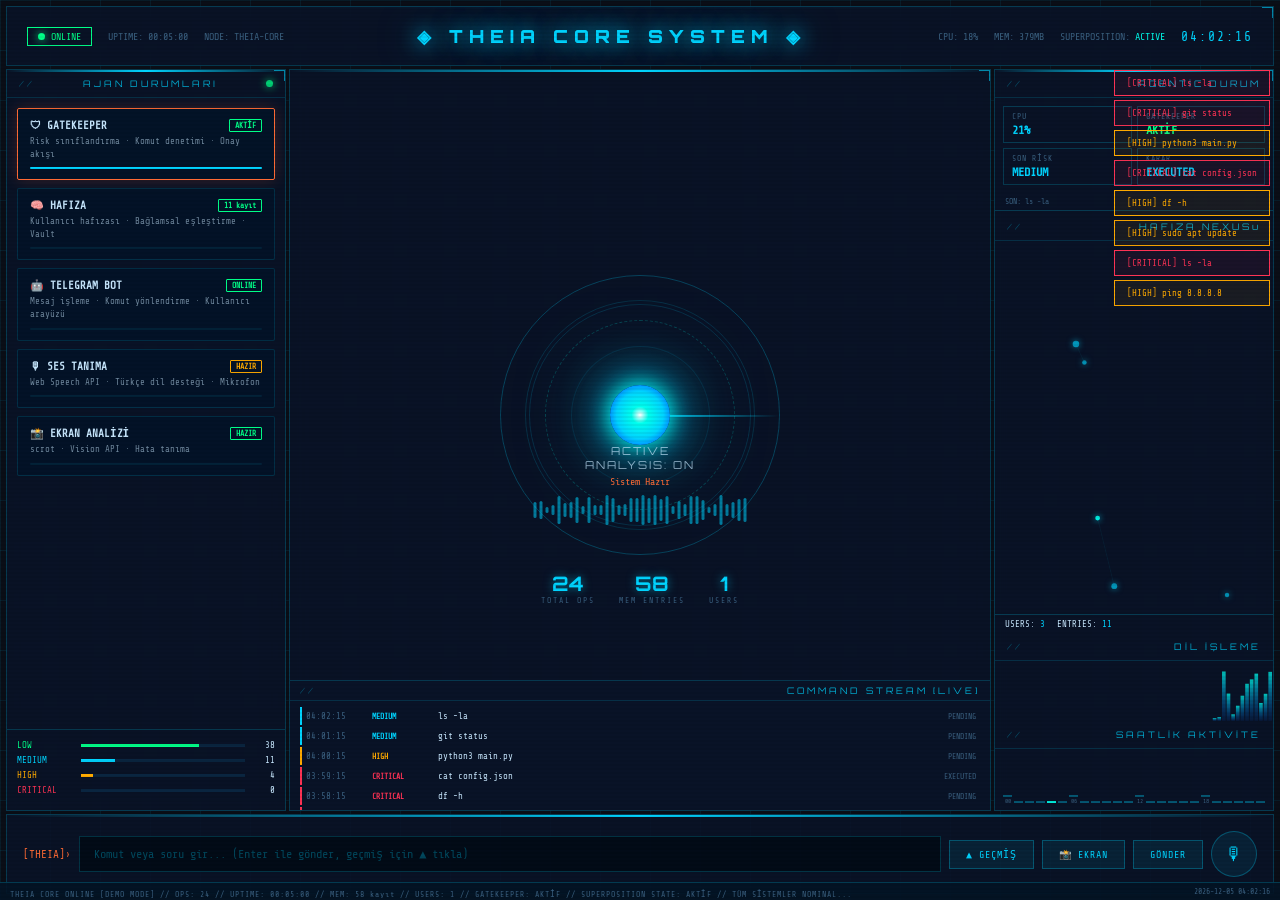
<file: static/theia_hud_v2.html>
<!DOCTYPE html>
<html lang="tr">
<head>
<meta charset="UTF-8">
<meta name="viewport" content="width=1600">
<title>THEIA CORE SYSTEM</title>
<link rel="preconnect" href="https://fonts.googleapis.com">
<link href="https://fonts.googleapis.com/css2?family=Share+Tech+Mono&family=Orbitron:wght@400;700;900&family=Rajdhani:wght@300;400;600&display=swap" rel="stylesheet">
<style>
:root {
  --bg:       #0a0e17;
  --bg2:      #041525;
  --grid:     #0a2540;
  --cyan:     #00d4ff;
  --cyan2:    #00ffee;
  --blue:     #0066ff;
  --accent:   #ff6b35;
  --glow:     #00d4ff88;
  --low:      #00ff88;
  --medium:   #00d4ff;
  --high:     #ffaa00;
  --critical: #ff3355;
  --text:     #c8e8ff;
  --dim:      #3a6080;
  --panel:    rgba(10,20,40,0.88);
  --border:   rgba(0,212,255,0.2);
  --font-hud: 'Share Tech Mono', monospace;
  --font-title:'Orbitron', sans-serif;
}

*, *::before, *::after { box-sizing: border-box; margin: 0; padding: 0; }
html, body { width: 100%; height: 100%; background: var(--bg); color: var(--text); font-family: var(--font-hud); overflow: hidden; }

/* ── Animated grid bg ── */
.grid-bg {
  position: fixed; inset: 0; z-index: 0;
  background-image: linear-gradient(var(--border) 1px, transparent 1px), linear-gradient(90deg, var(--border) 1px, transparent 1px);
  background-size: 50px 50px;
  animation: gridMove 20s linear infinite;
  pointer-events: none; opacity: 0.4;
}
@keyframes gridMove {
  0%   { transform: perspective(600px) rotateX(55deg) translateY(0); }
  100% { transform: perspective(600px) rotateX(55deg) translateY(50px); }
}

/* ── Scanline ── */
.scan-line {
  position: fixed; top: -4px; left: 0; width: 100%; height: 4px;
  background: linear-gradient(90deg, transparent, var(--cyan), transparent);
  opacity: 0.5; animation: scan 5s linear infinite; pointer-events: none; z-index: 9999;
}
@keyframes scan { 0%{top:-4px} 100%{top:100vh} }

/* ── Scanline overlay ── */
body::after {
  content: ''; position: fixed; inset: 0; z-index: 9998;
  background: repeating-linear-gradient(0deg, transparent, transparent 2px, rgba(0,0,0,0.05) 2px, rgba(0,0,0,0.05) 4px);
  pointer-events: none;
}

/* ── Layout ── */
#root {
  position: relative; z-index: 1;
  display: grid;
  width: 100vw; height: 100vh;
  grid-template-columns: 280px 1fr 280px;
  grid-template-rows: 60px 1fr 80px;
  gap: 3px; padding: 6px;
}

/* ── Panel base ── */
.panel {
  background: var(--panel);
  border: 1px solid var(--border);
  backdrop-filter: blur(8px);
  position: relative; overflow: hidden;
}
.panel::before {
  content: ''; position: absolute; top: 0; left: 0; right: 0; height: 2px;
  background: linear-gradient(90deg, transparent, var(--cyan), transparent);
}
.panel::after {
  content: ''; position: absolute; top: -1px; right: -1px;
  width: 12px; height: 12px;
  border-top: 2px solid var(--cyan); border-right: 2px solid var(--cyan);
  opacity: 0.6;
}
.panel-header {
  padding: 8px 12px; font-family: var(--font-title);
  font-size: 9px; letter-spacing: 3px; color: var(--cyan); opacity: 0.8;
  border-bottom: 1px solid var(--border);
  display: flex; justify-content: space-between; align-items: center;
}
.panel-header::before { content: '// '; opacity: 0.4; }

/* ── TOP BAR ── */
#header {
  grid-column: 1 / -1;
  display: flex; align-items: center; justify-content: space-between;
  padding: 0 20px;
  background: var(--panel);
  border: 1px solid var(--border);
  position: relative; overflow: hidden;
}
#header::before {
  content: ''; position: absolute; inset: 0;
  background: linear-gradient(90deg, transparent, var(--glow) 50%, transparent);
  opacity: 0.06; animation: sweep 4s linear infinite;
}
@keyframes sweep { from{transform:translateX(-100%)} to{transform:translateX(100%)} }

.header-left, .header-right { display: flex; align-items: center; gap: 16px; font-size: 11px; color: var(--dim); }
.header-center {
  font-family: var(--font-title); font-size: 18px; font-weight: 900; letter-spacing: 6px;
  color: var(--cyan); text-shadow: 0 0 20px var(--cyan), 0 0 40px var(--glow);
  animation: titlePulse 3s ease-in-out infinite;
}
@keyframes titlePulse {
  0%,100% { text-shadow: 0 0 20px var(--cyan), 0 0 40px var(--glow); }
  50%      { text-shadow: 0 0 30px var(--cyan2), 0 0 60px var(--cyan); }
}
.status-pill { display: flex; align-items: center; gap: 6px; padding: 3px 10px; border: 1px solid var(--low); color: var(--low); font-size: 10px; }
.status-dot  { width: 7px; height: 7px; border-radius: 50%; background: var(--low); animation: blink 1.2s ease-in-out infinite; box-shadow: 0 0 8px var(--low); }
@keyframes blink { 0%,100%{opacity:1} 50%{opacity:0.2} }
#clock { font-size: 13px; color: var(--cyan); letter-spacing: 2px; }

/* ── LEFT: Agent panel ── */
#col-left {
  grid-column: 1; grid-row: 2;
  display: flex; flex-direction: column;
}
.agent-list { padding: 10px; display: flex; flex-direction: column; gap: 8px; overflow-y: auto; flex: 1; }
.agent-card {
  background: rgba(0,20,40,0.6); border: 1px solid rgba(0,212,255,0.15);
  padding: 10px 12px; border-radius: 2px; transition: all 0.3s; cursor: pointer;
}
.agent-card:hover  { border-color: var(--cyan); background: rgba(0,212,255,0.05); }
.agent-card.active { border-color: var(--accent); box-shadow: 0 0 15px rgba(255,107,53,0.2); }
.agent-name { font-size: 11px; font-weight: bold; margin-bottom: 3px; display: flex; justify-content: space-between; align-items: center; }
.agent-desc { font-size: 9px; opacity: 0.55; line-height: 1.4; }
.agent-progress { margin-top: 7px; height: 2px; background: rgba(0,212,255,0.08); border-radius: 1px; overflow: hidden; }
.agent-bar { height: 100%; background: var(--cyan); width: 0%; transition: width 0.4s; box-shadow: 0 0 8px var(--cyan); }
.agent-badge { font-size: 8px; padding: 1px 5px; border: 1px solid; border-radius: 1px; }
.badge-ok   { color: var(--low);    border-color: var(--low); }
.badge-warn { color: var(--high);   border-color: var(--high); }
.badge-err  { color: var(--critical); border-color: var(--critical); }

/* Risk summary below agents */
.risk-summary { padding: 10px; border-top: 1px solid var(--border); flex-shrink: 0; }
.risk-row { display: flex; align-items: center; gap: 6px; font-size: 9px; margin-bottom: 5px; }
.risk-label { width: 58px; }
.risk-track { flex: 1; height: 3px; background: var(--grid); }
.risk-fill  { height: 100%; transition: width 1s ease; }
.risk-val   { width: 24px; text-align: right; }

/* ── CENTER ── */
#col-center {
  grid-column: 2; grid-row: 2;
  display: flex; flex-direction: column; align-items: center; justify-content: center;
  position: relative;
}

/* Radar orb */
.radar-container { position: relative; width: 280px; height: 280px; flex-shrink: 0; }
.radar {
  width: 100%; height: 100%; border-radius: 50%;
  border: 1px solid rgba(0,212,255,0.25);
  position: relative; animation: radarSpin 12s linear infinite;
}
@keyframes radarSpin { from{transform:rotate(0deg)} to{transform:rotate(360deg)} }
.radar::before {
  content: ''; position: absolute; top:10%; left:10%; right:10%; bottom:10%;
  border-radius: 50%; border: 1px solid rgba(0,212,255,0.15);
}
.radar::after {
  content: ''; position: absolute; top:25%; left:25%; right:25%; bottom:25%;
  border-radius: 50%; border: 1px solid rgba(0,212,255,0.1);
  background: radial-gradient(circle, rgba(0,212,255,0.08) 0%, transparent 70%);
}
.radar-sweep {
  position: absolute; top:50%; left:50%; width:50%; height:2px;
  background: linear-gradient(90deg, var(--cyan), transparent);
  transform-origin: left center; animation: sweepRadar 4s linear infinite;
}
@keyframes sweepRadar { from{transform:rotate(0deg)} to{transform:rotate(360deg)} }

/* Orb rings */
.orb-ring {
  position: absolute; border-radius: 50%; border: 1px solid var(--cyan);
  top: 50%; left: 50%; transform: translate(-50%,-50%);
  animation: orbRotate linear infinite;
}
.orb-ring:nth-child(2){width:230px;height:230px;border-color:var(--cyan);opacity:0.15;animation-duration:18s}
.orb-ring:nth-child(3){width:190px;height:190px;border-color:var(--cyan2);opacity:0.2;animation-duration:12s;animation-direction:reverse;border-style:dashed}
@keyframes orbRotate{from{transform:translate(-50%,-50%) rotate(0deg)}to{transform:translate(-50%,-50%) rotate(360deg)}}

.orb-core {
  position: absolute; top:50%; left:50%; transform:translate(-50%,-50%);
  width:60px; height:60px; border-radius:50%;
  background: radial-gradient(circle, #fff 0%, var(--cyan2) 20%, var(--cyan) 55%, var(--blue) 85%, transparent 100%);
  box-shadow: 0 0 20px var(--cyan2), 0 0 50px var(--cyan), 0 0 90px var(--glow);
  animation: corePulse 2.5s ease-in-out infinite; z-index:2;
}
@keyframes corePulse {
  0%,100%{transform:translate(-50%,-50%) scale(1)}
  50%{transform:translate(-50%,-50%) scale(1.1)}
}

.core-text {
  position: absolute; top:50%; left:50%; transform:translate(-50%,-50%);
  text-align: center; z-index:10; margin-top:50px;
}
.core-title { font-family:var(--font-title); font-size:11px; letter-spacing:2px; opacity:0.7; margin-bottom:4px; }
.core-status { font-size:10px; color:var(--accent); animation:flicker 3s infinite; }
@keyframes flicker{0%,90%,100%{opacity:1}95%{opacity:0.3}}

/* Waveform */
.waveform {
  position: absolute; bottom:20px; left:50%; transform:translateX(-50%);
  display:flex; align-items:center; gap:3px; height:50px;
}
.wave-bar { width:3px; background:var(--cyan); border-radius:2px; animation:waveAnim 1s ease-in-out infinite; opacity:0.55; }
.wave-bar:nth-child(odd){animation-duration:0.8s}
.wave-bar:nth-child(2n){animation-duration:1.2s}
.wave-bar:nth-child(3n){animation-duration:0.6s}
@keyframes waveAnim{0%,100%{height:8px}50%{height:40px}}
.waveform.listening .wave-bar{background:var(--accent);animation-duration:0.25s!important}

/* Core stats */
.core-stats { display:flex; gap:24px; margin-top:16px; }
.core-stat  { text-align:center; }
.core-stat-val { font-family:var(--font-title); font-size:20px; font-weight:700; color:var(--cyan); text-shadow:0 0 10px var(--glow); }
.core-stat-lbl { font-size:8px; color:var(--dim); letter-spacing:2px; }

/* Command stream */
#panel-stream {
  position: absolute; bottom:0; left:0; right:0; height:130px;
  background: var(--panel); border-top: 1px solid var(--border);
  display:flex; flex-direction:column;
}
.stream-list { flex:1; overflow:hidden; display:flex; flex-direction:column; gap:2px; padding:6px 10px; }
.stream-item { display:flex; gap:8px; align-items:center; font-size:9px; padding:2px 4px; border-left:2px solid var(--dim); min-height:18px; }
.s-ts  { color:var(--dim); width:58px; flex-shrink:0; }
.s-risk{ width:58px; flex-shrink:0; font-weight:bold; font-size:8px; }
.s-cmd { color:var(--text); overflow:hidden; text-overflow:ellipsis; white-space:nowrap; flex:1; }
.s-dec { color:var(--dim); width:58px; text-align:right; flex-shrink:0; font-size:8px; }

/* ── RIGHT: Memory + Lang ── */
#col-right {
  grid-column:3; grid-row:2;
  display:flex; flex-direction:column; gap:3px;
}

/* Agentic quick status */
.agent-grid { display:grid; grid-template-columns:1fr 1fr; gap:5px; padding:8px; }
.agent-cell { border:1px solid var(--border); padding:5px 8px; display:flex; flex-direction:column; gap:2px; }
.agent-cell-lbl { font-size:8px; color:var(--dim); letter-spacing:1px; }
.agent-cell-val { font-size:12px; color:var(--cyan); font-weight:bold; }

/* Memory node graph */
.memory-nodes { flex:1; position:relative; overflow:hidden; min-height:80px; }
canvas#memory-canvas { position:absolute; inset:0; width:100%; height:100%; }

/* Language processing */
canvas#lang-canvas { width:100%; height:60px; display:block; }

/* Hourly bars */
.bar-chart { display:flex; align-items:flex-end; gap:2px; height:55px; padding:0 8px; }
.bar-wrap  { flex:1; display:flex; flex-direction:column; align-items:center; gap:1px; }
.bar       { width:100%; background:var(--cyan); opacity:0.4; transition:height 0.8s ease; min-height:2px; }
.bar-lbl   { font-size:6px; color:var(--dim); }

/* ── BOTTOM CHAT BAR ── */
#chat-bar {
  grid-column: 1 / -1;
  display:flex; align-items:center; gap:8px; padding:0 16px;
  background:var(--panel); border:1px solid var(--border);
  position:relative; overflow:hidden;
}
#chat-bar::before {
  content:''; position:absolute; top:0; left:0; right:0; height:2px;
  background:linear-gradient(90deg, transparent, var(--cyan), transparent);
}
#chat-prefix { font-size:11px; color:var(--dim); white-space:nowrap; }
#chat-input {
  flex:1; background:rgba(0,10,20,0.8); border:1px solid rgba(0,212,255,0.2);
  color:var(--text); font-family:var(--font-hud); font-size:12px;
  padding:10px 14px; outline:none; transition:all 0.3s;
}
#chat-input:focus { border-color:var(--cyan); box-shadow:0 0 15px rgba(0,212,255,0.1); }
#chat-input::placeholder { color:rgba(0,212,255,0.3); }

.btn {
  background:rgba(0,212,255,0.08); border:1px solid rgba(0,212,255,0.3);
  color:var(--cyan); padding:8px 16px; font-family:var(--font-hud); font-size:10px;
  cursor:pointer; text-transform:uppercase; letter-spacing:1px; transition:all 0.3s;
  white-space:nowrap; position:relative; overflow:hidden;
}
.btn:hover { background:rgba(0,212,255,0.18); box-shadow:0 0 15px rgba(0,212,255,0.15); }
.btn::before { content:''; position:absolute; top:0; left:-100%; width:100%; height:100%; background:linear-gradient(90deg,transparent,rgba(0,212,255,0.15),transparent); transition:left 0.4s; }
.btn:hover::before { left:100%; }
.btn:disabled { opacity:0.3; cursor:not-allowed; }

#btn-voice {
  width:46px; height:46px; border-radius:50%; display:flex; align-items:center; justify-content:center;
  padding:0; font-size:18px;
}
#btn-voice.listening { background:rgba(255,107,53,0.2); border-color:var(--accent); animation:voicePulse 1s infinite; }
@keyframes voicePulse{0%,100%{box-shadow:0 0 0 0 rgba(255,107,53,0.4)}50%{box-shadow:0 0 0 12px rgba(255,107,53,0)}}

/* ── Chat history overlay ── */
#chat-overlay {
  position:fixed; top:66px; left:6px; right:6px; bottom:86px;
  background:rgba(10,14,23,0.96); z-index:50;
  display:none; flex-direction:column; padding:16px; overflow-y:auto;
  border:1px solid var(--border);
}
#chat-overlay.active { display:flex; }
.chat-msg { max-width:82%; padding:10px 14px; margin-bottom:8px; font-size:11px; line-height:1.5; animation:msgIn 0.25s ease; word-break:break-word; white-space:pre-wrap; }
@keyframes msgIn{from{opacity:0;transform:translateY(6px)}to{opacity:1;transform:translateY(0)}}
.chat-msg.user      { align-self:flex-end;  background:rgba(0,212,255,0.08); border:1px solid rgba(0,212,255,0.2); }
.chat-msg.assistant { align-self:flex-start; background:rgba(255,107,53,0.05); border:1px solid rgba(255,107,53,0.18); }
.chat-msg .msg-who  { font-size:8px; color:var(--cyan); opacity:0.7; margin-bottom:3px; letter-spacing:2px; }
.chat-msg .msg-ts   { font-size:8px; opacity:0.4; margin-top:3px; }
.chat-msg.thinking  { opacity:0.5; font-style:italic; }

/* Alerts */
#alert-overlay { position:fixed; top:70px; right:10px; display:flex; flex-direction:column; gap:4px; z-index:1000; }
.alert-item { padding:7px 12px; border:1px solid var(--high); background:rgba(255,170,0,0.07); font-size:9px; color:var(--high); animation:alertIn 0.3s ease; cursor:pointer; }
.alert-item.critical { border-color:var(--critical); color:var(--critical); background:rgba(255,51,85,0.07); }
@keyframes alertIn{from{opacity:0;transform:translateX(16px)}to{opacity:1;transform:translateX(0)}}

/* Footer ticker */
#footer { position:fixed; bottom:0; left:0; right:0; height:18px; background:rgba(4,21,37,0.9); border-top:1px solid var(--border); display:flex; align-items:center; padding:0 10px; z-index:200; }
.ticker { flex:1; overflow:hidden; }
.ticker-text { white-space:nowrap; font-size:8px; color:var(--dim); animation:tickerAnim 35s linear infinite; letter-spacing:1px; }
@keyframes tickerAnim{from{transform:translateX(100%)}to{transform:translateX(-100%)}}
</style>
</head>
<body>
<div class="grid-bg"></div>
<div class="scan-line"></div>

<div id="root">

  <!-- HEADER -->
  <div id="header" class="panel" style="border:1px solid var(--border)">
    <div class="header-left">
      <div class="status-pill"><div class="status-dot"></div>ONLINE</div>
      <span id="uptime" style="font-size:10px">UPTIME: --:--:--</span>
      <span style="font-size:10px">NODE: THEIA-CORE</span>
    </div>
    <div class="header-center">◈ THEIA CORE SYSTEM ◈</div>
    <div class="header-right">
      <span style="font-size:10px">CPU: <span id="hdr-cpu">--</span></span>
      <span style="font-size:10px">MEM: <span id="hdr-mem">--</span></span>
      <span style="font-size:10px">SUPERPOSITION: <span style="color:var(--cyan2)">ACTIVE</span></span>
      <div id="clock">--:--:--</div>
    </div>
  </div>

  <!-- LEFT: Agents -->
  <div id="col-left" class="panel">
    <div class="panel-header">AJAN DURUMLARI<div class="status-dot"></div></div>
    <div class="agent-list">
      <div class="agent-card" id="agent-gatekeeper">
        <div class="agent-name">🛡 GATEKEEPER <span class="agent-badge badge-ok">AKTİF</span></div>
        <div class="agent-desc">Risk sınıflandırma · Komut denetimi · Onay akışı</div>
        <div class="agent-progress"><div class="agent-bar" id="bar-gatekeeper"></div></div>
      </div>
      <div class="agent-card" id="agent-memory">
        <div class="agent-name">🧠 HAFIZA <span class="agent-badge badge-ok" id="badge-memory">--</span></div>
        <div class="agent-desc">Kullanıcı hafızası · Bağlamsal eşleştirme · Vault</div>
        <div class="agent-progress"><div class="agent-bar" id="bar-memory"></div></div>
      </div>
      <div class="agent-card" id="agent-bot">
        <div class="agent-name">🤖 TELEGRAM BOT <span class="agent-badge badge-ok">ONLINE</span></div>
        <div class="agent-desc">Mesaj işleme · Komut yönlendirme · Kullanıcı arayüzü</div>
        <div class="agent-progress"><div class="agent-bar" id="bar-bot"></div></div>
      </div>
      <div class="agent-card" id="agent-voice">
        <div class="agent-name">🎙 SES TANIMA <span class="agent-badge badge-warn">HAZIR</span></div>
        <div class="agent-desc">Web Speech API · Türkçe dil desteği · Mikrofon</div>
        <div class="agent-progress"><div class="agent-bar" id="bar-voice"></div></div>
      </div>
      <div class="agent-card" id="agent-screen">
        <div class="agent-name">📸 EKRAN ANALİZİ <span class="agent-badge badge-ok">HAZIR</span></div>
        <div class="agent-desc">scrot · Vision API · Hata tanıma</div>
        <div class="agent-progress"><div class="agent-bar" id="bar-screen"></div></div>
      </div>
    </div>
    <!-- Risk summary -->
    <div class="risk-summary">
      <div class="risk-row"><span class="risk-label" style="color:var(--low)">LOW</span><div class="risk-track"><div class="risk-fill" id="rf-low" style="background:var(--low)"></div></div><span class="risk-val" id="rv-low">0</span></div>
      <div class="risk-row"><span class="risk-label" style="color:var(--medium)">MEDIUM</span><div class="risk-track"><div class="risk-fill" id="rf-med" style="background:var(--medium)"></div></div><span class="risk-val" id="rv-med">0</span></div>
      <div class="risk-row"><span class="risk-label" style="color:var(--high)">HIGH</span><div class="risk-track"><div class="risk-fill" id="rf-high" style="background:var(--high)"></div></div><span class="risk-val" id="rv-high">0</span></div>
      <div class="risk-row"><span class="risk-label" style="color:var(--critical)">CRITICAL</span><div class="risk-track"><div class="risk-fill" id="rf-crit" style="background:var(--critical)"></div></div><span class="risk-val" id="rv-crit">0</span></div>
    </div>
  </div>

  <!-- CENTER: Radar + Stream -->
  <div id="col-center" class="panel">
    <!-- Radar orb -->
    <div class="radar-container">
      <div class="radar">
        <div class="radar-sweep"></div>
        <div class="orb-ring"></div>
        <div class="orb-ring"></div>
        <div class="orb-core"></div>
      </div>
      <div class="core-text">
        <div class="core-title">ACTIVE ANALYSIS: ON</div>
        <div class="core-status" id="core-status">Sistem Hazır</div>
      </div>
      <div class="waveform" id="waveform"></div>
    </div>

    <!-- Core stats -->
    <div class="core-stats">
      <div class="core-stat"><div class="core-stat-val" id="stat-total">0</div><div class="core-stat-lbl">TOTAL OPS</div></div>
      <div class="core-stat"><div class="core-stat-val" id="stat-mem">0</div><div class="core-stat-lbl">MEM ENTRIES</div></div>
      <div class="core-stat"><div class="core-stat-val" id="stat-users">0</div><div class="core-stat-lbl">USERS</div></div>
    </div>

    <!-- Command stream -->
    <div id="panel-stream">
      <div class="panel-header" style="padding:4px 10px">COMMAND STREAM [LIVE]</div>
      <div class="stream-list" id="stream-list">
        <div style="color:var(--dim);font-size:9px;text-align:center;padding:8px">BAĞLANIYOR...</div>
      </div>
    </div>
  </div>

  <!-- RIGHT: Agentic + Memory + Lang + Hourly -->
  <div id="col-right" class="panel" style="display:flex;flex-direction:column;gap:0">

    <div class="panel-header">AGENTİC DURUM</div>
    <div class="agent-grid">
      <div class="agent-cell"><div class="agent-cell-lbl">CPU</div><div class="agent-cell-val" id="ag-cpu">--</div></div>
      <div class="agent-cell"><div class="agent-cell-lbl">GATEKEEPER</div><div class="agent-cell-val" style="color:var(--low)">AKTİF</div></div>
      <div class="agent-cell"><div class="agent-cell-lbl">SON RİSK</div><div class="agent-cell-val" id="ag-risk">--</div></div>
      <div class="agent-cell"><div class="agent-cell-lbl">KARAR</div><div class="agent-cell-val" id="ag-dec">--</div></div>
    </div>
    <div style="padding:4px 10px;font-size:8px;color:var(--dim);border-bottom:1px solid var(--border)" id="last-cmd">SON: --</div>

    <div class="panel-header" style="margin-top:2px">HAFIZA NEXUSu</div>
    <div style="flex:1;position:relative;min-height:80px">
      <canvas id="memory-canvas" style="position:absolute;inset:0;width:100%;height:100%"></canvas>
    </div>
    <div style="padding:4px 10px;font-size:9px;display:flex;gap:12px;border-top:1px solid var(--border)">
      <span>USERS: <span style="color:var(--cyan)" id="mem-users">0</span></span>
      <span>ENTRIES: <span style="color:var(--cyan)" id="mem-entries">0</span></span>
    </div>

    <div class="panel-header">DİL İŞLEME</div>
    <canvas id="lang-canvas" height="60"></canvas>

    <div class="panel-header">SAATLİK AKTİVİTE</div>
    <div class="bar-chart" id="hourly-bars"></div>
    <div style="height:6px"></div>
  </div>

  <!-- BOTTOM CHAT BAR -->
  <div id="chat-bar">
    <span id="chat-prefix" style="color:var(--accent);font-size:11px">[THEIA]›</span>
    <input id="chat-input" type="text" placeholder="Komut veya soru gir... (Enter ile gönder, geçmiş için ▲ tıkla)" autocomplete="off">
    <button class="btn" id="btn-history" onclick="toggleHistory()">▲ GEÇMİŞ</button>
    <button class="btn" id="btn-screen" onclick="takeScreenshot()">📸 EKRAN</button>
    <button class="btn" id="btn-send">GÖNDER</button>
    <button class="btn" id="btn-voice" style="border-radius:50%;width:46px;height:46px;padding:0;font-size:18px">🎙</button>
  </div>

</div>

<!-- Chat history overlay -->
<div id="chat-overlay">
  <div style="display:flex;justify-content:space-between;align-items:center;margin-bottom:12px;font-family:var(--font-title);font-size:10px;letter-spacing:3px;color:var(--cyan)">
    <span>// THEIA CHAT GEÇMİŞİ</span>
    <span style="cursor:pointer;opacity:0.5" onclick="toggleHistory()">✕ KAPAT</span>
  </div>
  <div id="chat-messages" style="display:flex;flex-direction:column;gap:6px"></div>
</div>

<!-- Alerts -->
<div id="alert-overlay"></div>

<!-- Footer -->
<div id="footer">
  <div class="ticker"><span class="ticker-text" id="ticker-text">THEIA CORE SYSTEM BAŞLATILIYOR...</span></div>
  <span style="font-size:8px;color:var(--dim);margin-left:12px" id="footer-ts">--</span>
</div>

<script>
// ── Config ────────────────────────────────────────────────────────────────────
const API_BASE = 'http://localhost:8000';
const POLL_MS  = 3000;

// ── State ─────────────────────────────────────────────────────────────────────
let state = { status:null, gatekeeper:null, memory:null, stream:null, mockMode:false };
let chatHistory = [];
let memNodes = [];
let langData  = Array(60).fill(0);
let seenCmds  = new Set();

// ── Clock ─────────────────────────────────────────────────────────────────────
function updateClock() {
  const n = new Date(), p = x=>String(x).padStart(2,'0');
  document.getElementById('clock').textContent = `${p(n.getHours())}:${p(n.getMinutes())}:${p(n.getSeconds())}`;
  document.getElementById('footer-ts').textContent = n.toISOString().replace('T',' ').slice(0,19);
  document.getElementById('hdr-cpu').textContent = Math.floor(Math.random()*28+4)+'%';
  document.getElementById('hdr-mem').textContent = Math.floor(Math.random()*80+300)+'MB';
  document.getElementById('ag-cpu').textContent  = Math.floor(Math.random()*28+4)+'%';
}
setInterval(updateClock,1000); updateClock();

// ── Waveform bars ─────────────────────────────────────────────────────────────
function createWaveform(){
  const c=document.getElementById('waveform'); c.innerHTML='';
  for(let i=0;i<36;i++){
    const b=document.createElement('div'); b.className='wave-bar';
    b.style.height=(Math.random()*25+6)+'px'; b.style.animationDelay=(i*0.055)+'s';
    c.appendChild(b);
  }
}
createWaveform();

// ── API fetch ─────────────────────────────────────────────────────────────────
async function fetchAll(){
  try {
    const [s,g,m,st] = await Promise.all([
      fetch(`${API_BASE}/api/status`).then(r=>r.json()),
      fetch(`${API_BASE}/api/gatekeeper`).then(r=>r.json()),
      fetch(`${API_BASE}/api/memory`).then(r=>r.json()),
      fetch(`${API_BASE}/api/stream`).then(r=>r.json()),
    ]);
    state = {...state, status:s, gatekeeper:g, memory:m, stream:st, mockMode:false};
  } catch(e) {
    if(!state.mockMode){ state.mockMode=true; injectMock(); }
  }
  render();
}

// ── Mock ──────────────────────────────────────────────────────────────────────
function injectMock(){
  const rng=(a,b)=>Math.floor(Math.random()*(b-a)+a);
  const risks=['LOW','MEDIUM','HIGH','CRITICAL'];
  const cmds=['ls -la','git status','python3 main.py','cat config.json','df -h','ping 8.8.8.8','sudo apt update'];
  state.status={uptime:'00:05:00',total_commands:rng(20,120),memory_entries:rng(10,60),memory_users:rng(1,4)};
  state.gatekeeper={
    risk_distribution:{LOW:rng(10,60),MEDIUM:rng(5,25),HIGH:rng(1,10),CRITICAL:rng(0,3)},
    recent_commands:Array.from({length:8},(_,i)=>({ts:new Date(Date.now()-i*90000).toISOString().slice(0,19),cmd:cmds[i%cmds.length],risk:risks[rng(0,4)],decision:['EXECUTED','PENDING','BLOCKED'][rng(0,3)]})),
    hourly_activity:Array.from({length:24},(_,h)=>({hour:h,count:rng(0,12)})),
  };
  state.memory={total_users:rng(1,4),total_entries:rng(10,60)};
  state.stream={stream:Array.from({length:6},(_,i)=>({ts:new Date(Date.now()-i*60000).toISOString().slice(11,19),cmd:cmds[i%cmds.length],risk:risks[rng(0,4)],decision:['EXECUTED','PENDING','BLOCKED'][rng(0,3)],color:['#00ff88','#00d4ff','#ffaa00','#ff3355'][rng(0,4)]}))};
}

// ── Render ────────────────────────────────────────────────────────────────────
function render(){
  renderStatus(); renderGatekeeper(); renderMemoryStats(); renderStream(); updateTicker(); checkAlerts();
}

function renderStatus(){
  if(!state.status) return;
  const s=state.status;
  document.getElementById('uptime').textContent=`UPTIME: ${s.uptime||'--:--:--'}`;
  document.getElementById('stat-total').textContent=s.total_commands||0;
  document.getElementById('stat-mem').textContent=s.memory_entries||0;
  document.getElementById('stat-users').textContent=s.memory_users||0;
}

function renderGatekeeper(){
  if(!state.gatekeeper) return;
  const g=state.gatekeeper, rd=g.risk_distribution;
  const total=(rd.LOW||0)+(rd.MEDIUM||0)+(rd.HIGH||0)+(rd.CRITICAL||0)||1;
  const setBar=(id,vid,val)=>{
    const el=document.getElementById(id); if(el) el.style.width=((val/total)*100)+'%';
    const ve=document.getElementById(vid); if(ve) ve.textContent=val;
  };
  setBar('rf-low','rv-low',rd.LOW||0);
  setBar('rf-med','rv-med',rd.MEDIUM||0);
  setBar('rf-high','rv-high',rd.HIGH||0);
  setBar('rf-crit','rv-crit',rd.CRITICAL||0);
  const last=g.recent_commands&&g.recent_commands[0];
  if(last){
    const rc={LOW:'var(--low)',MEDIUM:'var(--medium)',HIGH:'var(--high)',CRITICAL:'var(--critical)'};
    const ar=document.getElementById('ag-risk');
    if(ar){ar.textContent=last.risk;ar.style.color=rc[last.risk]||'var(--cyan)';}
    const ad=document.getElementById('ag-dec'); if(ad) ad.textContent=last.decision||'--';
    const lc=document.getElementById('last-cmd'); if(lc) lc.textContent='SON: '+(last.cmd||'').slice(0,45);
    animateAgent('gatekeeper');
  }
  // Memory badge
  const bm=document.getElementById('badge-memory');
  if(bm) bm.textContent=(state.memory?.total_entries||0)+' kayıt';
  // Hourly
  const hc=document.getElementById('hourly-bars');
  if(hc&&g.hourly_activity){
    const max=Math.max(...g.hourly_activity.map(h=>h.count),1);
    const now=new Date().getHours();
    hc.innerHTML=g.hourly_activity.map(h=>{
      const pct=(h.count/max*100).toFixed(0);
      const active=h.hour===now;
      return `<div class="bar-wrap"><div class="bar" style="height:${pct}%;background:${active?'var(--cyan2)':'var(--cyan)'};opacity:${active?0.9:0.35}"></div><div class="bar-lbl">${h.hour%6===0?String(h.hour).padStart(2,'0'):''}</div></div>`;
    }).join('');
  }
}

function renderMemoryStats(){
  if(!state.memory) return;
  const mu=document.getElementById('mem-users'); if(mu) mu.textContent=state.memory.total_users||0;
  const me=document.getElementById('mem-entries'); if(me) me.textContent=state.memory.total_entries||0;
}

function renderStream(){
  if(!state.stream) return;
  const list=document.getElementById('stream-list'); if(!list) return;
  const items=state.stream.stream||[]; if(!items.length) return;
  const rc={LOW:'var(--low)',MEDIUM:'var(--medium)',HIGH:'var(--high)',CRITICAL:'var(--critical)'};
  list.innerHTML=items.map(item=>`
    <div class="stream-item" style="border-left-color:${rc[item.risk]||'var(--dim)'}">
      <span class="s-ts">${(item.ts||'').slice(-8)}</span>
      <span class="s-risk" style="color:${rc[item.risk]||'var(--dim)'}">${item.risk||'--'}</span>
      <span class="s-cmd">${item.cmd||''}</span>
      <span class="s-dec">${item.decision||''}</span>
    </div>`).join('');
}

function updateTicker(){
  if(!state.status) return;
  const s=state.status, mode=state.mockMode?' [DEMO MODE]':'';
  document.getElementById('ticker-text').textContent=
    `THEIA CORE ONLINE${mode} // OPS: ${s.total_commands||0} // UPTIME: ${s.uptime||'--'} // MEM: ${s.memory_entries||0} kayıt // USERS: ${s.memory_users||0} // GATEKEEPER: AKTİF // SUPERPOSITION STATE: AKTİF // TÜM SİSTEMLER NOMINAL...`;
}

// ── Agent animation ───────────────────────────────────────────────────────────
function animateAgent(id){
  const bar=document.getElementById(`bar-${id}`);
  const card=document.getElementById(`agent-${id}`);
  if(!bar||!card) return;
  card.classList.add('active');
  let p=0;
  const iv=setInterval(()=>{
    p+=8; bar.style.width=Math.min(p,100)+'%';
    if(p>=100){clearInterval(iv);setTimeout(()=>{bar.style.width='0%';card.classList.remove('active');},600);}
  },80);
}

// ── Memory canvas ─────────────────────────────────────────────────────────────
function drawMemory(){
  const canvas=document.getElementById('memory-canvas'); if(!canvas) return;
  const rect=canvas.parentElement.getBoundingClientRect();
  canvas.width=rect.width||240; canvas.height=rect.height||100;
  const ctx=canvas.getContext('2d');
  ctx.clearRect(0,0,canvas.width,canvas.height);
  const n=Math.max((state.memory?.total_users||0)+2,4);
  if(memNodes.length!==Math.min(n,14)){
    memNodes=Array.from({length:Math.min(n,14)},()=>({x:Math.random()*canvas.width,y:Math.random()*canvas.height,vx:(Math.random()-.5)*.4,vy:(Math.random()-.5)*.4,r:Math.random()*3+2}));
  }
  memNodes.forEach(n=>{
    n.x+=n.vx; n.y+=n.vy;
    if(n.x<0||n.x>canvas.width) n.vx*=-1;
    if(n.y<0||n.y>canvas.height) n.vy*=-1;
  });
  ctx.strokeStyle='rgba(0,212,255,0.12)'; ctx.lineWidth=0.5;
  for(let i=0;i<memNodes.length;i++) for(let j=i+1;j<memNodes.length;j++){
    const dx=memNodes[i].x-memNodes[j].x,dy=memNodes[i].y-memNodes[j].y;
    if(Math.sqrt(dx*dx+dy*dy)<75){ctx.beginPath();ctx.moveTo(memNodes[i].x,memNodes[i].y);ctx.lineTo(memNodes[j].x,memNodes[j].y);ctx.stroke();}
  }
  memNodes.forEach((n,i)=>{
    ctx.beginPath(); ctx.arc(n.x,n.y,n.r,0,Math.PI*2);
    ctx.fillStyle=i===0?'rgba(0,255,238,0.9)':'rgba(0,212,255,0.6)';
    ctx.shadowColor='#00d4ff'; ctx.shadowBlur=6; ctx.fill(); ctx.shadowBlur=0;
  });
}
setInterval(drawMemory,50);

// ── Lang canvas ───────────────────────────────────────────────────────────────
function drawLang(){
  const canvas=document.getElementById('lang-canvas'); if(!canvas) return;
  canvas.width=canvas.offsetWidth||240; canvas.height=60;
  const ctx=canvas.getContext('2d');
  ctx.clearRect(0,0,canvas.width,canvas.height);
  langData.shift(); langData.push(Math.random());
  const w=canvas.width/langData.length;
  langData.forEach((v,i)=>{
    const h=v*canvas.height*0.85;
    const g=ctx.createLinearGradient(0,canvas.height-h,0,canvas.height);
    g.addColorStop(0,'rgba(0,255,238,0.75)'); g.addColorStop(1,'rgba(0,102,255,0.08)');
    ctx.fillStyle=g; ctx.fillRect(i*w,canvas.height-h,w-1,h);
  });
}
setInterval(drawLang,110);

// ── Alerts ────────────────────────────────────────────────────────────────────
function checkAlerts(){
  if(!state.gatekeeper?.recent_commands) return;
  state.gatekeeper.recent_commands.forEach(cmd=>{
    const id=cmd.ts+cmd.cmd;
    if(!seenCmds.has(id)&&(cmd.risk==='HIGH'||cmd.risk==='CRITICAL')){
      seenCmds.add(id);
      const overlay=document.getElementById('alert-overlay');
      const el=document.createElement('div');
      el.className='alert-item'+(cmd.risk==='CRITICAL'?' critical':'');
      el.textContent=`[${cmd.risk}] ${cmd.cmd.slice(0,40)}`;
      el.onclick=()=>el.remove();
      overlay.appendChild(el);
      setTimeout(()=>el.remove(),8000);
    }
  });
}

// ── Chat ──────────────────────────────────────────────────────────────────────
function toggleHistory(){
  document.getElementById('chat-overlay').classList.toggle('active');
  const btn=document.getElementById('btn-history');
  btn.textContent=document.getElementById('chat-overlay').classList.contains('active')?'▼ KAPAT':'▲ GEÇMİŞ';
}

function escHtml(s){ return s.replace(/&/g,'&amp;').replace(/</g,'&lt;').replace(/>/g,'&gt;'); }

function appendMsg(who,text){
  const container=document.getElementById('chat-messages');
  const el=document.createElement('div');
  el.className=`chat-msg ${who}`;
  const ts=new Date().toLocaleTimeString('tr-TR');
  if(who==='assistant'){
    el.innerHTML=`<div class="msg-who">[THEIA]</div>${escHtml(text)}<div class="msg-ts">${ts}</div>`;
  } else {
    el.innerHTML=`${escHtml(text)}<div class="msg-ts">${ts}</div>`;
  }
  container.appendChild(el);
  container.scrollTop=container.scrollHeight;
  chatHistory.push({who,text,ts});
  return el;
}

async function sendMessage(){
  const input=document.getElementById('chat-input');
  const msg=input.value.trim(); if(!msg) return;
  input.value='';
  document.getElementById('btn-send').disabled=true;

  // Show in history overlay if open
  if(!document.getElementById('chat-overlay').classList.contains('active')) toggleHistory();
  appendMsg('user',msg);

  // Animate gatekeeper
  animateAgent('gatekeeper');
  const status=document.getElementById('core-status');
  status.textContent='Analiz ediliyor...';

  const thinking=appendMsg('assistant','...');
  thinking.classList.add('thinking');

  try {
    const res=await fetch(`${API_BASE}/api/chat`,{
      method:'POST', headers:{'Content-Type':'application/json'},
      body:JSON.stringify({message:msg})
    });
    const data=await res.json();
    thinking.remove();
    appendMsg('assistant',data.response||'Yanıt alınamadı.');
    animateAgent('bot');
  } catch(e){
    thinking.remove();
    appendMsg('assistant','API bağlantı hatası.');
  }
  status.textContent='Sistem Hazır';
  document.getElementById('btn-send').disabled=false;
  input.focus();
}

async function takeScreenshot(){
  document.getElementById('core-status').textContent='Ekran analiz ediliyor...';
  animateAgent('screen');
  if(!document.getElementById('chat-overlay').classList.contains('active')) toggleHistory();
  const thinking=appendMsg('assistant','Ekran görüntüsü alınıyor...');
  thinking.classList.add('thinking');
  try {
    const res=await fetch(`${API_BASE}/api/screenshot`,{
      method:'POST', headers:{'Content-Type':'application/json'},
      body:JSON.stringify({question:'Ekrandaki durumu analiz et. Hata varsa açıkla, öneride bulun.'})
    });
    const data=await res.json();
    thinking.remove();
    appendMsg('assistant',data.response||'Analiz tamamlandı.');
  } catch(e){
    thinking.remove();
    appendMsg('assistant','Ekran analizi başarısız.');
  }
  document.getElementById('core-status').textContent='Sistem Hazır';
}

// ── Voice ─────────────────────────────────────────────────────────────────────
let recognition=null, isListening=false;
(function initVoice(){
  const SR=window.SpeechRecognition||window.webkitSpeechRecognition;
  if(!SR){ document.getElementById('btn-voice').style.opacity='0.3'; return; }
  recognition=new SR();
  recognition.lang='tr-TR'; recognition.continuous=false; recognition.interimResults=true;
  recognition.onstart=()=>{ isListening=true; document.getElementById('btn-voice').classList.add('listening'); document.getElementById('waveform').classList.add('listening'); document.getElementById('core-status').textContent='Dinleniyor...'; animateAgent('voice'); };
  recognition.onend=()=>{ isListening=false; document.getElementById('btn-voice').classList.remove('listening'); document.getElementById('waveform').classList.remove('listening'); document.getElementById('core-status').textContent='Sistem Hazır'; };
  recognition.onresult=(e)=>{ const t=Array.from(e.results).map(r=>r[0].transcript).join(''); document.getElementById('chat-input').value=t; if(e.results[0].isFinal) sendMessage(); };
})();

document.getElementById('btn-voice').addEventListener('click',()=>{
  if(!recognition){ alert('Ses tanıma desteklenmiyor. Chrome kullanın.'); return; }
  isListening ? recognition.stop() : recognition.start();
});

// ── Event listeners ───────────────────────────────────────────────────────────
document.getElementById('chat-input').addEventListener('keydown',e=>{ if(e.key==='Enter'&&!e.shiftKey){e.preventDefault();sendMessage();} });
document.getElementById('btn-send').addEventListener('click',sendMessage);

// ── Boot ──────────────────────────────────────────────────────────────────────
injectMock(); render();
fetchAll();
setInterval(fetchAll, POLL_MS);
</script>
</body>
</html>
</file>
